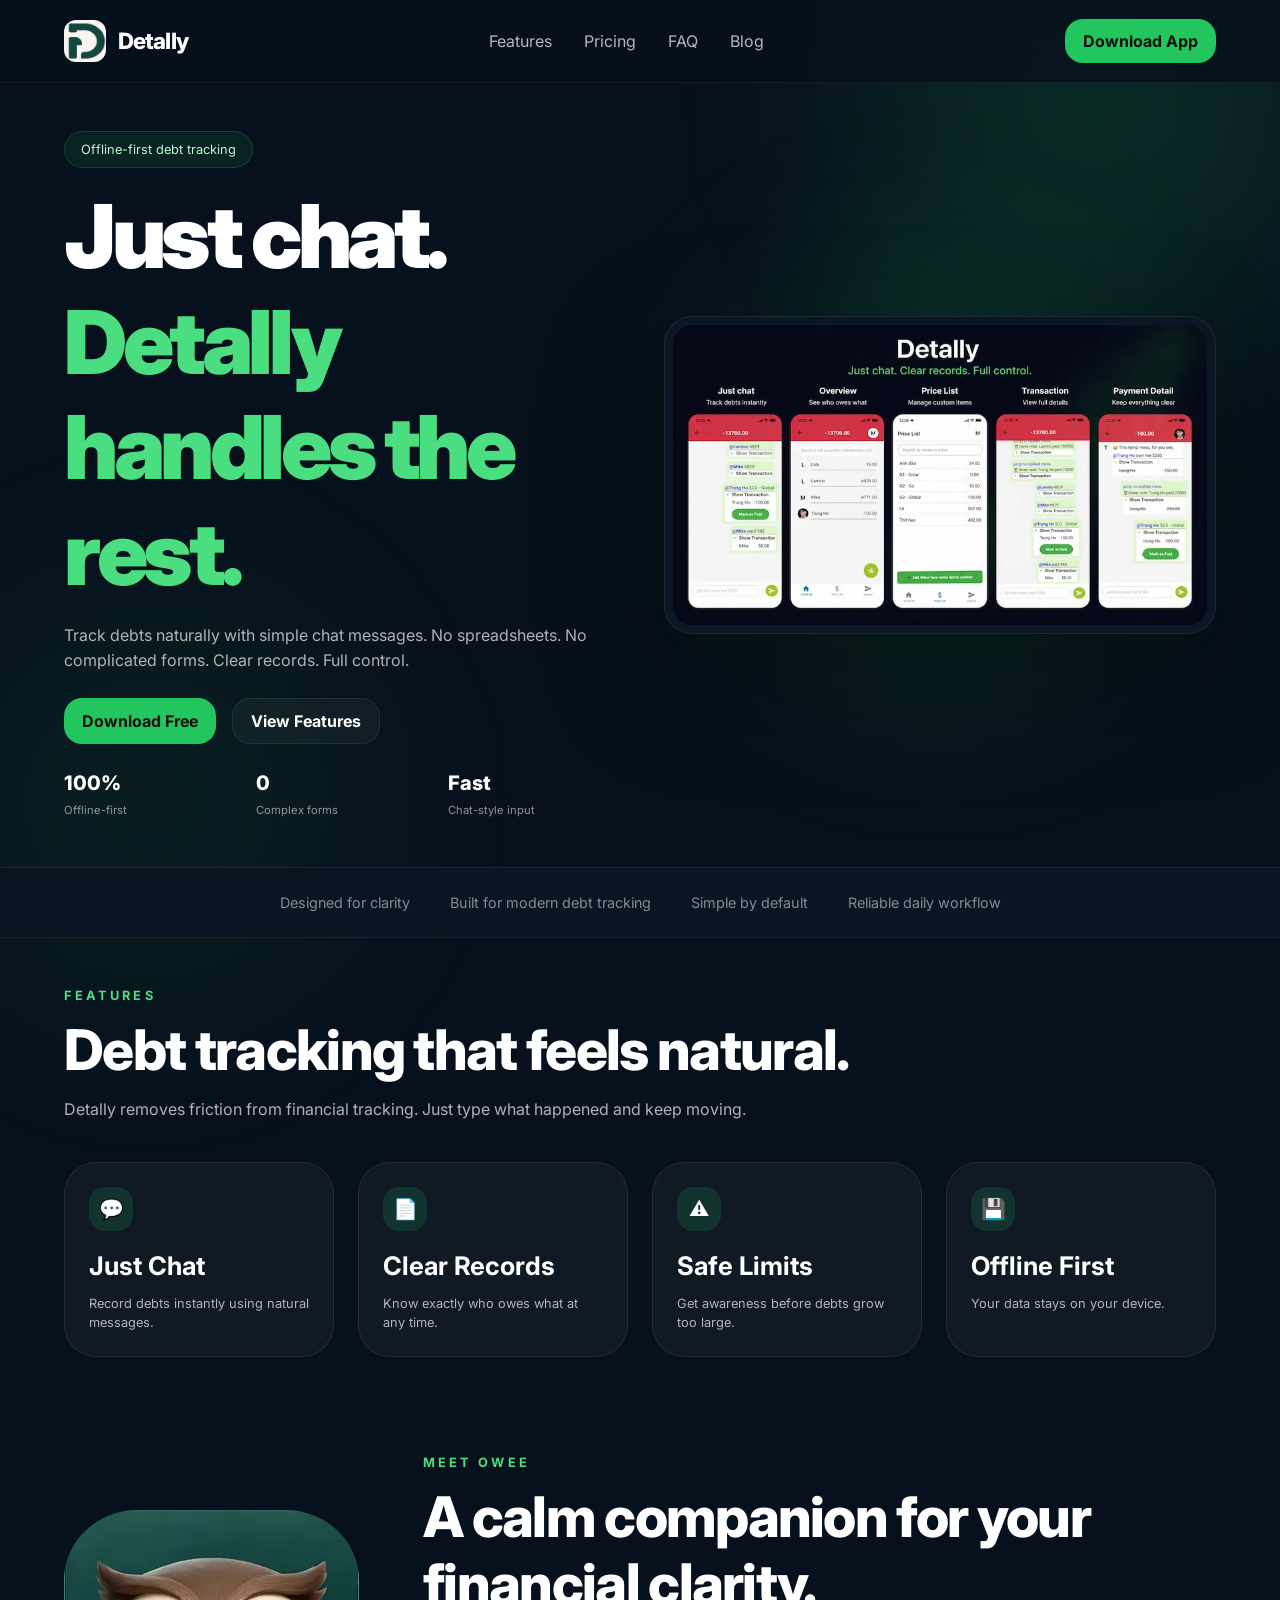
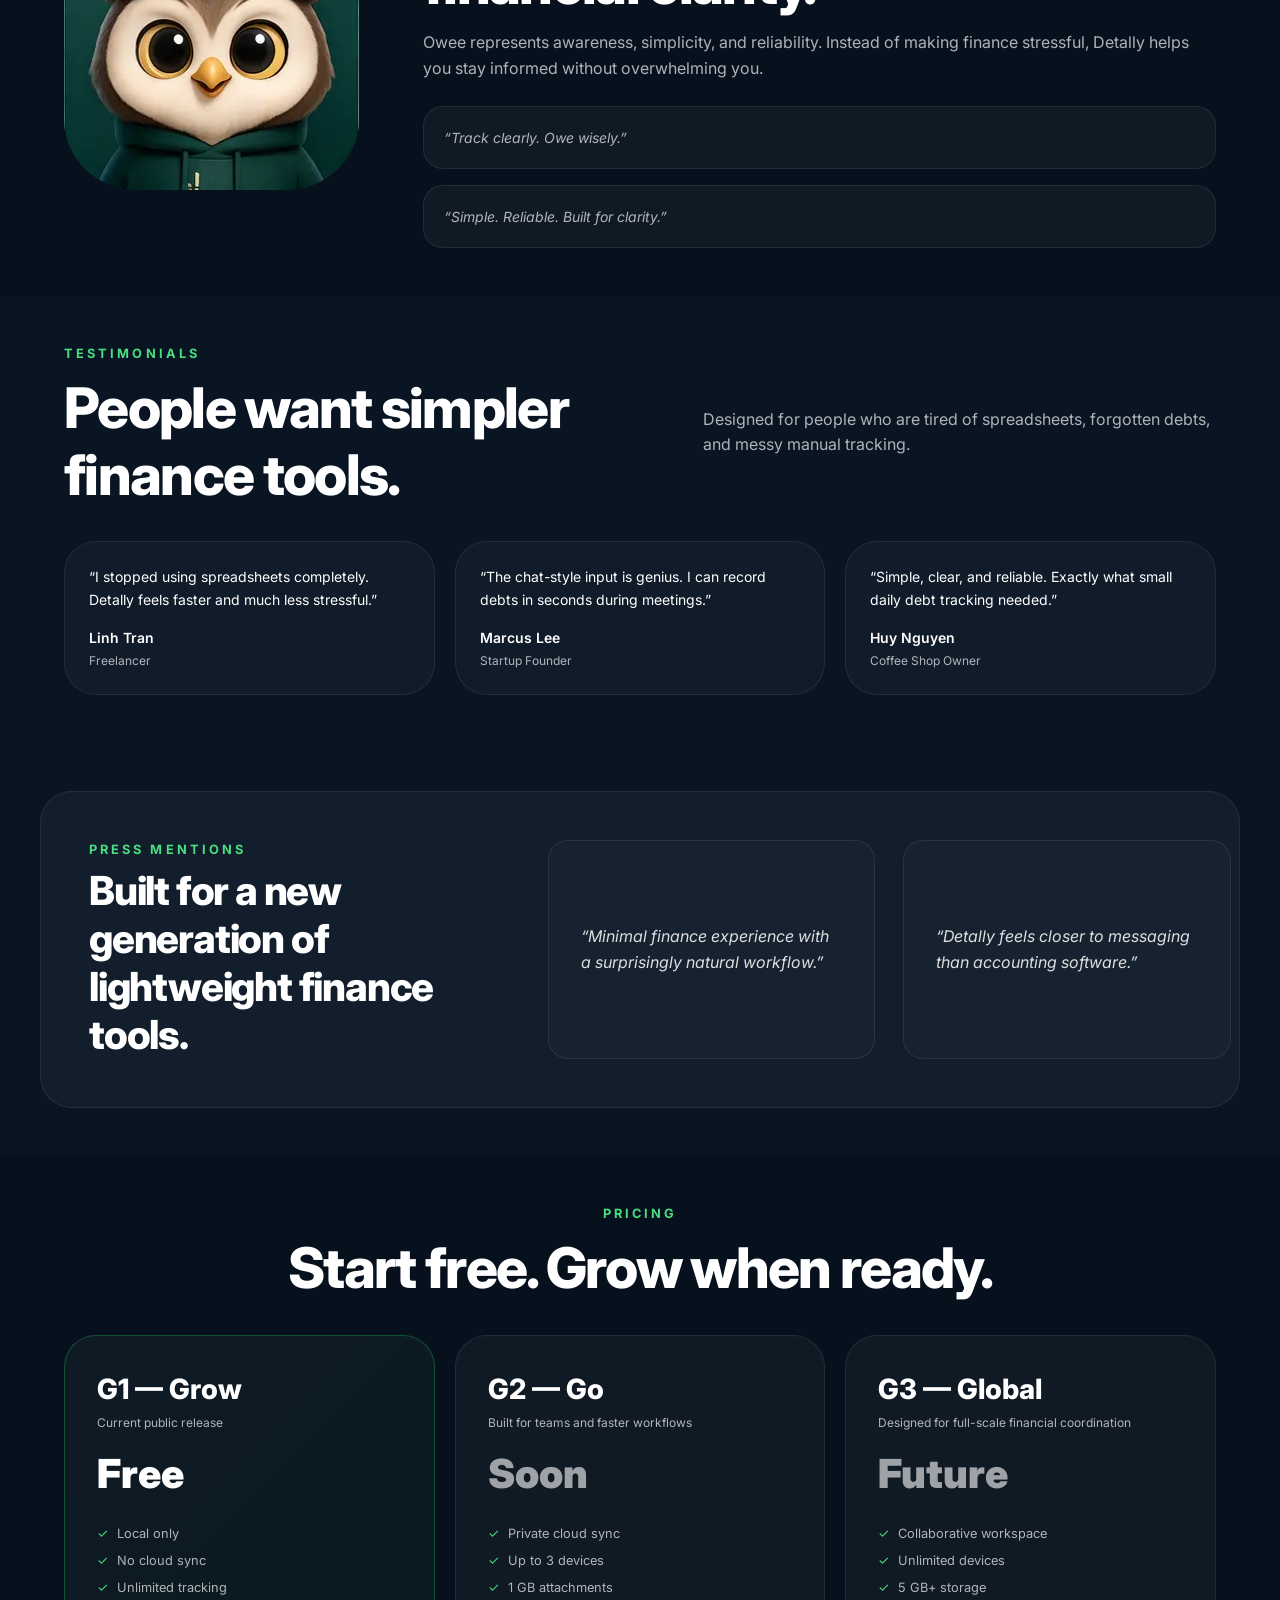
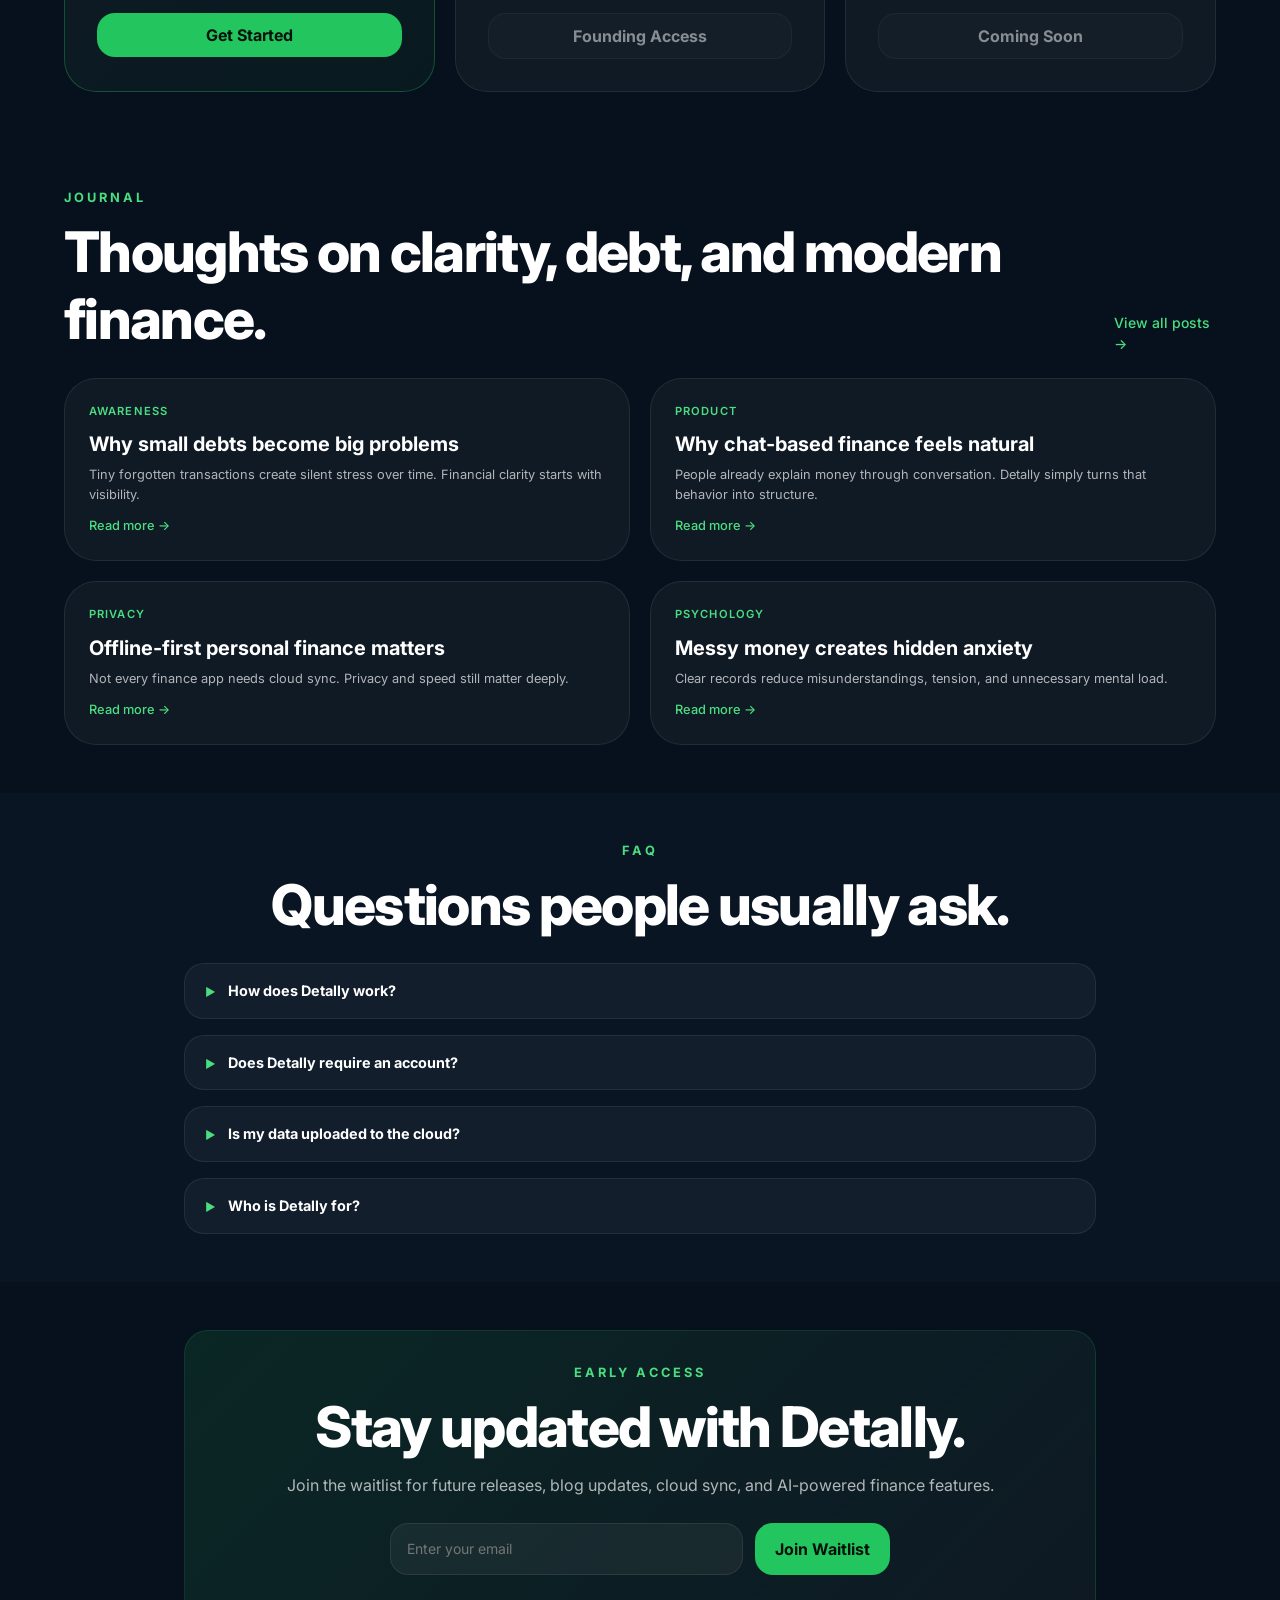
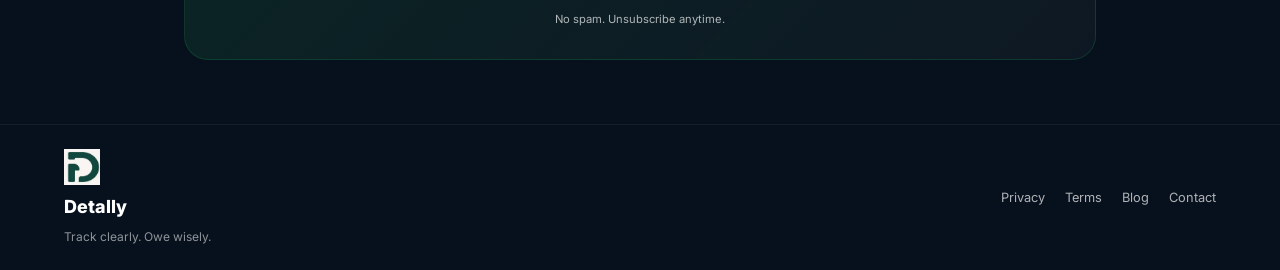
<file: index.html>
<!DOCTYPE html>
<html lang="en">

<head>
    <meta charset="UTF-8">
    <meta name="viewport" content="width=device-width, initial-scale=1.0">

    <!-- Favicon -->
    <link rel="icon" href="/assets/favicon/favicon.ico" type="image/x-icon">
    <link rel="icon" type="image/png" sizes="32x32" href="/assets/favicon/favicon-32x32.png">
    <link rel="icon" type="image/png" sizes="16x16" href="/assets/favicon/favicon-16x16.png">
    <link rel="apple-touch-icon" sizes="180x180" href="/assets/favicon/apple-touch-icon.png">
    <link rel="manifest" href="/assets/favicon/site.webmanifest">

    <title>Detally App — Your Smart Debt Ally</title>
    <meta name="description"
        content="Track debts naturally with simple chat messages. No spreadsheets. No complicated forms. Offline-first debt tracking.">
    <meta name="author" content="hophuoctrung">

    <!-- Open Graph -->
    <meta property="og:title" content="Detally — Smart Debt Ally">
    <meta property="og:description" content="Track debts naturally with simple chat messages. Offline-first.">
    <meta property="og:image" content="https://detally.app/assets/detally.webp">
    <meta property="og:url" content="https://detally.app">
    <meta property="og:type" content="website">

    <!-- Twitter Card -->
    <meta name="twitter:card" content="summary_large_image">
    <meta name="twitter:title" content="Detally">
    <meta name="twitter:description" content="Your Smart Debt Ally">
    <meta name="twitter:image" content="https://detally.app/assets/detally.webp">

    <!-- Preconnect for performance -->
    <link rel="preconnect" href="https://fonts.googleapis.com">
    <link rel="preconnect" href="https://fonts.gstatic.com" crossorigin>

    <link rel="stylesheet" href="/style.css">
</head>

<body>
    <!-- Skip to main content - only visible on keyboard focus -->
    <a href="#main-content" class="skip-link">Skip to main content</a>

    <!-- Header -->
    <header class="site-header">
        <div class="container header-inner">
            <a href="/" class="logo-link" aria-label="Detally home">
                <img src="/assets/logo-detally.webp" alt="Detally logo — owl icon" class="logo-img" width="42"
                    height="42">
                <span class="site-title">Detally</span>
            </a>

            <!-- Desktop navigation -->
            <nav class="main-nav" aria-label="Main navigation">
                <ul>
                    <li><a href="#features">Features</a></li>
                    <li><a href="#pricing">Pricing</a></li>
                    <li><a href="#faq">FAQ</a></li>
                    <li><a href="#blog">Blog</a></li>
                </ul>
            </nav>

            <!-- Mobile menu button -->
            <button class="mobile-menu-btn" aria-label="Menu" aria-expanded="false" aria-controls="mobile-nav">
                <span class="hamburger"></span>
                <span class="sr-only">Open menu</span>
            </button>

            <!-- <button class="cta-btn header-cta">Download App</button> -->
            <a href="https://play.google.com/store/apps/details?id=com.trungho.detally&rdid=com.trungho.detally&feature=md&offerId"
                class="cta-btn header-cta">Download App</a>

        </div>

        <!-- Mobile navigation -->
        <nav id="mobile-nav" class="mobile-nav" aria-label="Mobile navigation" hidden>
            <ul>
                <li><a href="#features">Features</a></li>
                <li><a href="#pricing">Pricing</a></li>
                <li><a href="#faq">FAQ</a></li>
                <li><a href="#blog">Blog</a></li>
            </ul>
        </nav>
    </header>

    <main id="main-content">
        <!-- Hero Section -->
        <section class="hero" aria-labelledby="hero-title">
            <div class="container hero-inner">
                <div class="hero-content">
                    <div class="hero-badge" aria-label="Key feature">Offline-first debt tracking</div>

                    <h1 id="hero-title" class="hero-title">
                        Just chat.
                        <span>Detally handles the rest.</span>
                    </h1>

                    <p class="hero-description">
                        Track debts naturally with simple chat messages. No spreadsheets. No complicated forms. Clear
                        records. Full control.
                    </p>

                    <div class="hero-actions">
                        <!-- 
                        <button class="cta-btn" aria-label="Download Detally for free">Download Free</button> 
                        <button class="cta-btn secondary-btn" aria-label="View all features">View Features</button>
                        -->
                        <a href="https://play.google.com/store/apps/details?id=com.trungho.detally&rdid=com.trungho.detally&feature=md&offerId"
                            class="cta-btn">Download Free</a>
                        <a href="#features" class="cta-btn secondary-btn">View Features</a>
                    </div>

                    <div class="hero-stats">
                        <div>
                            <h2>100%</h2>
                            <p>Offline-first</p>
                        </div>
                        <div>
                            <h2>0</h2>
                            <p>Complex forms</p>
                        </div>
                        <div>
                            <h2>Fast</h2>
                            <p>Chat-style input</p>
                        </div>
                    </div>
                </div>

                <div class="hero-preview">
                    <div class="preview-wrapper">
                        <img src="/assets/detally-preview-800.webp"
                            srcset="/assets/detally-preview-400.webp 400w,
                                    /assets/detally-preview-800.webp 800w,
                                    /assets/detally-preview-1200.webp 1200w"
                            sizes="(max-width: 768px) 90vw, 50vw"
                            alt="Detally app interface showing chat-style debt tracking"
                            width="560"
                            height="520"
                            loading="eager"
                            fetchpriority="high">
                    </div>
                </div>
            </div>
        </section>

        <!-- Brand Strip -->
        <section class="brand-strip" aria-label="Brand values">
            <div class="container">
                <p>Designed for clarity</p>
                <p>Built for modern debt tracking</p>
                <p>Simple by default</p>
                <p>Reliable daily workflow</p>
            </div>
        </section>

        <!-- Features Section -->
        <section id="features" class="section" aria-labelledby="features-title">
            <div class="container">
                <p class="section-label">Features</p>
                <h2 id="features-title" class="section-title">Debt tracking that feels natural.</h2>
                <p class="section-description">Detally removes friction from financial tracking. Just type what happened
                    and keep moving.</p>

                <div class="features-grid">
                    <article class="feature-card">
                        <div class="feature-icon" aria-hidden="true">💬</div>
                        <h3>Just Chat</h3>
                        <p>Record debts instantly using natural messages.</p>
                    </article>

                    <article class="feature-card">
                        <div class="feature-icon" aria-hidden="true">📄</div>
                        <h3>Clear Records</h3>
                        <p>Know exactly who owes what at any time.</p>
                    </article>

                    <article class="feature-card">
                        <div class="feature-icon" aria-hidden="true">⚠️</div>
                        <h3>Safe Limits</h3>
                        <p>Get awareness before debts grow too large.</p>
                    </article>

                    <article class="feature-card">
                        <div class="feature-icon" aria-hidden="true">💾</div>
                        <h3>Offline First</h3>
                        <p>Your data stays on your device.</p>
                    </article>
                </div>
            </div>
        </section>

        <!-- Owee Assistant Section -->
        <section class="section" aria-labelledby="owee-title">
            <div class="container">
                <div class="owee-grid">
                    <div class="owee-image">
                        <img src="/assets/owee-detally-owl.webp"
                            alt="Owee the owl — Detally's calm financial assistant"
                            width="420" height="420" loading="lazy">
                    </div>

                    <div class="owee-content">
                        <p class="section-label">Meet Owee</p>
                        <h2 id="owee-title" class="section-title">A calm companion for your financial clarity.</h2>
                        <p class="section-description">Owee represents awareness, simplicity, and reliability. Instead
                            of making finance stressful, Detally helps you stay informed without overwhelming you.</p>

                        <div class="quote-list">
                            <blockquote class="quote-card">
                                <p>“Track clearly. Owe wisely.”</p>
                            </blockquote>
                            <blockquote class="quote-card">
                                <p>“Simple. Reliable. Built for clarity.”</p>
                            </blockquote>
                        </div>
                    </div>
                </div>
            </div>
        </section>

        <!-- Testimonials Section -->
        <section class="section testimonials-section" aria-labelledby="testimonials-title">
            <div class="container">
                <div class="testimonials-header">
                    <div>
                        <p class="section-label">Testimonials</p>
                        <h2 id="testimonials-title" class="section-title">People want simpler finance tools.</h2>
                    </div>
                    <p class="section-description">Designed for people who are tired of spreadsheets, forgotten debts,
                        and messy manual tracking.</p>
                </div>

                <div class="testimonials-grid">
                    <article class="testimonial-card">
                        <blockquote>
                            <p>“I stopped using spreadsheets completely. Detally feels faster and much less stressful.”
                            </p>
                            <footer>
                                <cite>Linh Tran</cite>
                                <span class="testimonial-role">Freelancer</span>
                            </footer>
                        </blockquote>
                    </article>

                    <article class="testimonial-card">
                        <blockquote>
                            <p>“The chat-style input is genius. I can record debts in seconds during meetings.”</p>
                            <footer>
                                <cite>Marcus Lee</cite>
                                <span class="testimonial-role">Startup Founder</span>
                            </footer>
                        </blockquote>
                    </article>

                    <article class="testimonial-card">
                        <blockquote>
                            <p>“Simple, clear, and reliable. Exactly what small daily debt tracking needed.”</p>
                            <footer>
                                <cite>Huy Nguyen</cite>
                                <span class="testimonial-role">Coffee Shop Owner</span>
                            </footer>
                        </blockquote>
                    </article>
                </div>
            </div>
        </section>

        <!-- Press Mentions Section -->
        <section class="section press-section" aria-labelledby="press-title">
            <div class="container">
                <div class="press-inner">

                    <!-- Cột 1: Header -->
                    <div class="press-header">
                        <p class="section-label">Press Mentions</p>
                        <h2 id="press-title" class="section-title">
                            Built for a new generation of lightweight finance tools.
                        </h2>
                    </div>

                    <!-- Cột 2+3: Grid 2 card -->
                    <div class="press-grid">
                        <article class="press-card">
                            <blockquote>
                                <p>“Minimal finance experience with a surprisingly natural workflow.”</p>
                            </blockquote>
                        </article>
                        <article class="press-card">
                            <blockquote>
                                <p>“Detally feels closer to messaging than accounting software.”</p>
                            </blockquote>
                        </article>
                    </div>

                </div>
            </div>
        </section>

        <!-- Pricing Section -->
        <section id="pricing" class="section" aria-labelledby="pricing-title">
            <div class="container">
                <p class="section-label">Pricing</p>
                <h2 id="pricing-title" class="section-title">Start free. Grow when ready.</h2>

                <div class="pricing-grid">
                    <article class="price-card featured" aria-labelledby="plan-g1-title">
                        <div class="price-header">
                            <h3 id="plan-g1-title" class="price-title">G1 — Grow</h3>
                            <p class="price-subtitle">Current public release</p>
                            <p class="price-value" aria-label="Price: Free">Free</p>
                        </div>

                        <h4 class="sr-only">Features included in G1 Grow:</h4>
                        <ul class="price-features">
                            <li>Local only</li>
                            <li>No cloud sync</li>
                            <li>Unlimited tracking</li>
                        </ul>

                        <!--<button class="cta-btn" aria-label="Get started with G1 Grow for free">Get Started</button>-->
                        <a href="https://play.google.com/store/apps/details?id=com.trungho.detally&rdid=com.trungho.detally&feature=md&offerId"
                            class="cta-btn">Get Started</a>
                    </article>

                    <article class="price-card" aria-labelledby="plan-g2-title">
                        <div class="price-header">
                            <h3 id="plan-g2-title" class="price-title">G2 — Go</h3>
                            <p class="price-subtitle">Built for teams and faster workflows</p>
                            <p class="price-value coming-soon" aria-label="Coming soon">Soon</p>
                        </div>

                        <h4 class="sr-only">Features included in G2 Go:</h4>
                        <ul class="price-features">
                            <li>Private cloud sync</li>
                            <li>Up to 3 devices</li>
                            <li>1 GB attachments</li>
                        </ul>

                        <button class="cta-btn secondary-btn" disabled
                            aria-label="Early cloud access for founding members">Founding Access</button>
                    </article>

                    <article class="price-card" aria-labelledby="plan-g3-title">
                        <div class="price-header">
                            <h3 id="plan-g3-title" class="price-title">G3 — Global</h3>
                            <p class="price-subtitle">Designed for full-scale financial coordination</p>
                            <p class="price-value coming-soon" aria-label="Coming in future">Future</p>
                        </div>

                        <h4 class="sr-only">Features included in G3 Global:</h4>
                        <ul class="price-features">
                            <li>Collaborative workspace</li>
                            <li>Unlimited devices</li>
                            <li>5 GB+ storage</li>
                        </ul>

                        <button class="cta-btn secondary-btn" disabled aria-label="Coming soon">Coming Soon</button>
                    </article>
                </div>
            </div>
        </section>

        <!-- Blog / Journal Section -->
        <section id="blog" class="section" aria-labelledby="blog-title">
            <div class="container">
                <div class="blog-header">
                    <div>
                        <p class="section-label">Journal</p>
                        <h2 id="blog-title" class="section-title">Thoughts on clarity, debt, and modern finance.</h2>
                    </div>
                    <a href="/blog/" class="view-all-link" aria-label="View all blog posts">View all posts →</a>
                </div>

                <div class="blog-grid">
                    <article class="blog-card">
                        <div class="blog-category" aria-label="Category">Awareness</div>
                        <h3 class="blog-title">Why small debts become big problems</h3>
                        <p class="blog-description">Tiny forgotten transactions create silent stress over time.
                            Financial clarity starts with visibility.</p>
                        <a href="/blog/why-small-debts-become-big-problems" class="blog-link"
                            aria-label="Read article: Why small debts become big problems">Read more →</a>
                    </article>

                    <article class="blog-card">
                        <div class="blog-category" aria-label="Category">Product</div>
                        <h3 class="blog-title">Why chat-based finance feels natural</h3>
                        <p class="blog-description">People already explain money through conversation. Detally simply
                            turns that behavior into structure.</p>
                        <a href="/blog/why-chat-based-finance-feels-natural" class="blog-link"
                            aria-label="Read article: Why chat-based finance feels natural">Read more →</a>
                    </article>

                    <article class="blog-card">
                        <div class="blog-category" aria-label="Category">Privacy</div>
                        <h3 class="blog-title">Offline-first personal finance matters</h3>
                        <p class="blog-description">Not every finance app needs cloud sync. Privacy and speed still
                            matter deeply.</p>
                        <a href="/blog/offline-first-personal-finance-matters" class="blog-link"
                            aria-label="Read article: Offline-first personal finance matters">Read more →</a>
                    </article>

                    <article class="blog-card">
                        <div class="blog-category" aria-label="Category">Psychology</div>
                        <h3 class="blog-title">Messy money creates hidden anxiety</h3>
                        <p class="blog-description">Clear records reduce misunderstandings, tension, and unnecessary
                            mental load.</p>
                        <a href="/blog/messy-money-creates-hidden-anxiety" class="blog-link"
                            aria-label="Read article: Messy money creates hidden anxiety">Read more →</a>
                    </article>
                </div>
            </div>
        </section>

        <!-- FAQ Section -->
        <section id="faq" class="section faq-section" aria-labelledby="faq-title">
            <div class="container container-sm">
                <div class="faq-header">
                    <p class="section-label">FAQ</p>
                    <h2 id="faq-title" class="section-title">Questions people usually ask.</h2>
                </div>

                <div class="faq-list">
                    <details class="faq-item">
                        <summary>How does Detally work?</summary>
                        <p>Simply type natural messages like <code>@John owe 500$</code> or
                            <code>@Anna paid 200$</code>. Detally automatically records and organizes everything for
                            you.
                        </p>
                    </details>

                    <details class="faq-item">
                        <summary>Does Detally require an account?</summary>
                        <p>No. The current G1 – Grow release works offline-first and stores your data locally on your
                            device.</p>
                    </details>

                    <details class="faq-item">
                        <summary>Is my data uploaded to the cloud?</summary>
                        <p>Not in the current release. G1 – Grow keeps your records local for simplicity and privacy.
                        </p>
                    </details>

                    <details class="faq-item">
                        <summary>Who is Detally for?</summary>
                        <p>Friends splitting bills, roommates, freelancers, small shops, teams, or anyone tired of messy
                            debt notes.</p>
                    </details>
                </div>
            </div>
        </section>

        <!-- Waitlist Section -->
        <section class="section waitlist-section" aria-labelledby="waitlist-title">
            <div class="container container-sm">
                <div class="waitlist-card">
                    <div class="waitlist-content">
                        <p class="section-label">Early Access</p>
                        <h2 id="waitlist-title" class="section-title">Stay updated with Detally.</h2>
                        <p class="section-description">Join the waitlist for future releases, blog updates, cloud sync,
                            and AI-powered finance features.</p>
                    </div>

                    <form id="waitlist-form" class="waitlist-form" method="POST" data-validate>
                        <div class="form-group">
                            <label for="waitlist-email" class="sr-only">Email address</label>
                            <input type="email" id="waitlist-email" name="email" placeholder="Enter your email" required
                                aria-required="true">
                            <span class="form-error" aria-live="polite"></span>
                        </div>
                        <button type="submit" class="cta-btn" aria-label="Join waitlist">Join Waitlist</button>
                    </form>
                    <p class="waitlist-note" aria-label="Privacy note">No spam. Unsubscribe anytime.</p>
                </div>
            </div>
        </section>
    </main>

    <!-- Footer -->
    <footer class="site-footer">
        <div class="container footer-inner">
            <div class="footer-brand">
                <img src="/assets/logo-detally.webp" alt="Detally logo" width="44" height="44" loading="lazy">
                <h2 class="footer-title">Detally</h2>
                <p>Track clearly. Owe wisely.</p>
            </div>

            <nav class="footer-nav" aria-label="Footer navigation">
                <a href="/policy">Privacy</a>
                <a href="#">Terms</a>
                <a href="/blog/">Blog</a>
                <a href="mailto:hello@detally.app">Contact</a>
            </nav>
        </div>
    </footer>
</body>
<script src="script.js" defer></script>

</html>
</file>
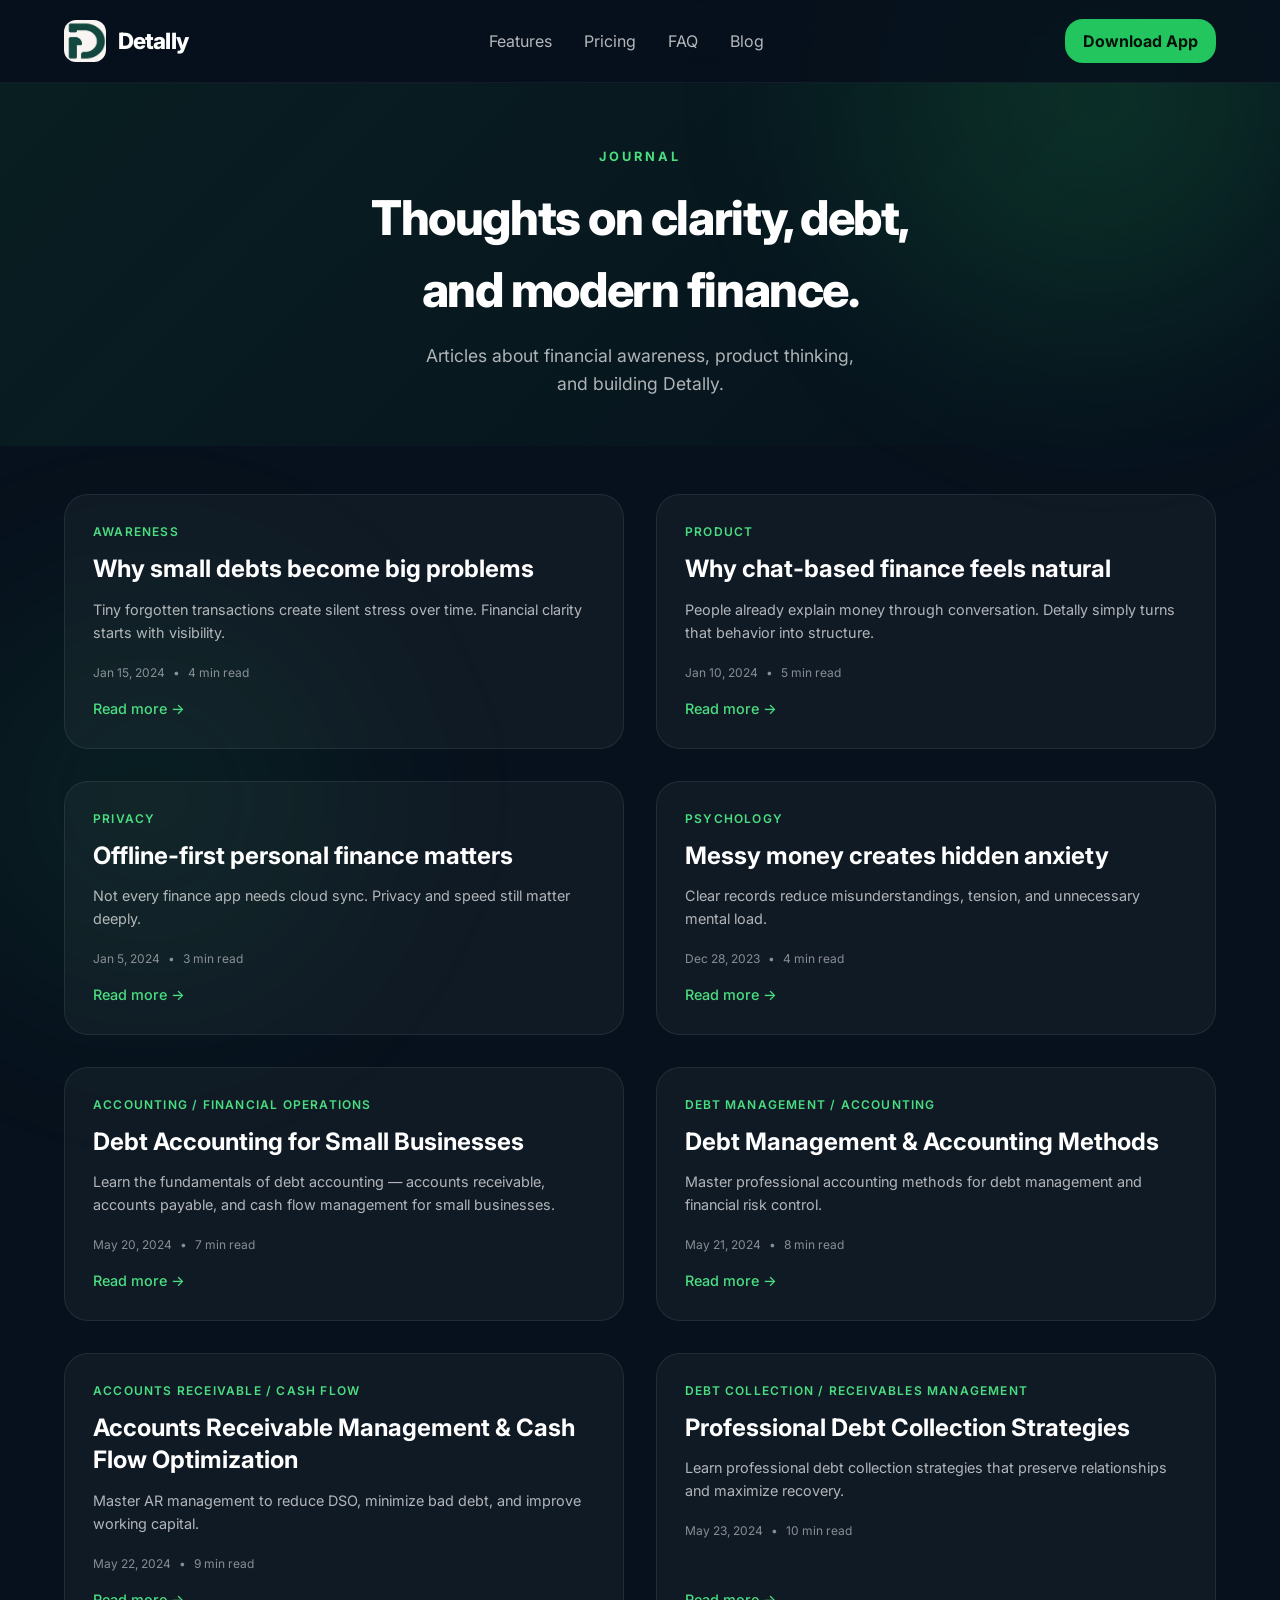
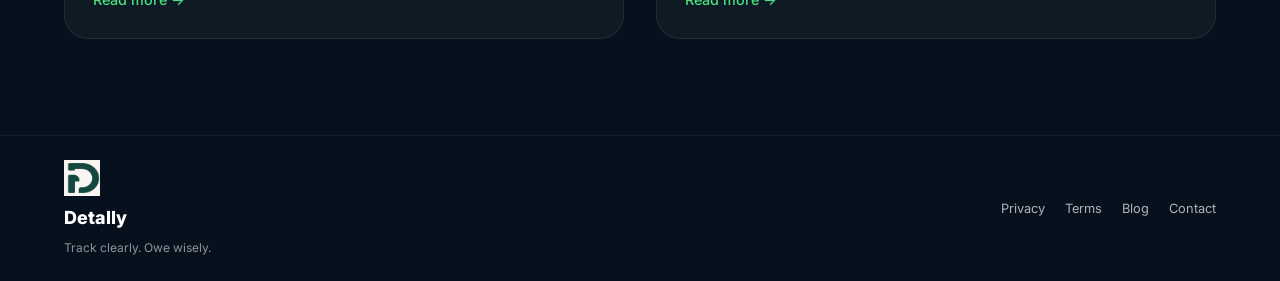
<file: blog/index.html>
<!DOCTYPE html>
<html lang="en">

<head>
    <meta charset="UTF-8">
    <meta name="viewport" content="width=device-width, initial-scale=1.0">

    <!-- Favicon -->
    <link rel="icon" href="/assets/favicon/favicon.ico" type="image/x-icon">
    <link rel="icon" type="image/png" sizes="32x32" href="/assets/favicon/favicon-32x32.png">
    <link rel="icon" type="image/png" sizes="16x16" href="/assets/favicon/favicon-16x16.png">
    <link rel="apple-touch-icon" sizes="180x180" href="/assets/favicon/apple-touch-icon.png">

    <title>Detally Blog — Thoughts on clarity, debt, and modern finance</title>
    <meta name="description"
        content="Articles about financial awareness, debt tracking, product thinking, and building Detally.">
    <meta name="author" content="Detally Team">

    <!-- Open Graph -->
    <meta property="og:title" content="Detally Blog — Financial Clarity & Debt Tracking">
    <meta property="og:description"
        content="Articles about financial awareness, debt tracking, and modern finance tools.">
    <meta property="og:image" content="/assets/detally.webp">
    <meta property="og:url" content="https://detally.app/blog/">
    <meta property="og:type" content="website">

    <!-- Twitter Card -->
    <meta name="twitter:card" content="summary_large_image">
    <meta name="twitter:title" content="Detally Blog">
    <meta name="twitter:description" content="Thoughts on clarity, debt, and modern finance.">
    <meta name="twitter:image" content="/assets/detally.webp">

    <link rel="preconnect" href="https://fonts.googleapis.com">
    <link rel="preconnect" href="https://fonts.gstatic.com" crossorigin>
    <link rel="stylesheet" href="/style.css">
    <link rel="stylesheet" href="/blog/blog.css">
</head>

<body>
    <!-- Skip link -->
    <a href="#main-content" class="skip-link">Skip to main content</a>

    <!-- Header -->
    <header class="site-header">
        <div class="container header-inner">
            <a href="/" class="logo-link" aria-label="Detally home">
                <img src="/assets/logo-detally.webp" alt="Detally logo" class="logo-img" width="42" height="42">
                <span class="site-title">Detally</span>
            </a>

            <nav class="main-nav" aria-label="Main navigation">
                <ul>
                    <li><a href="/#features">Features</a></li>
                    <li><a href="/#pricing">Pricing</a></li>
                    <li><a href="/#faq">FAQ</a></li>
                    <li><a href="/blog/" class="active">Blog</a></li>
                </ul>
            </nav>

            <button class="mobile-menu-btn" aria-label="Menu" aria-expanded="false">
                <span class="hamburger"></span>
            </button>

            <a href="https://play.google.com/store/apps/details?id=com.trungho.detally&rdid=com.trungho.detally&feature=md&offerId&utm_source=detally.app" class="cta-btn header-cta">Download App</a>
        </div>

        <!-- Mobile navigation -->
        <nav id="mobile-nav" class="mobile-nav" aria-label="Mobile navigation" hidden>
            <ul>
                <li><a href="/#features">Features</a></li>
                <li><a href="/#pricing">Pricing</a></li>
                <li><a href="/#faq">FAQ</a></li>
                <li><a href="/blog/">Blog</a></li>
            </ul>
        </nav>
    </header>

    <main id="main-content">
        <!-- Blog Hero -->
        <section class="blog-hero">
            <div class="container">
                <p class="section-label">Journal</p>
                <h1>Thoughts on clarity, debt,<br> and modern finance.</h1>
                <p class="hero-description">
                    Articles about financial awareness, product thinking,<br>
                    and building Detally.
                </p>
            </div>
        </section>

        <!-- Blog List -->
        <section class="blog-list">
            <div class="container">
                <div class="blog-posts">

                    <!-- Bài 1: Awareness -->
                    <article class="blog-post-card">
                        <div class="post-category">Awareness</div>
                        <h2 class="post-title">
                            <a href="why-small-debts-become-big-problems">Why small debts become big problems</a>
                        </h2>
                        <p class="post-excerpt">
                            Tiny forgotten transactions create silent stress over time.
                            Financial clarity starts with visibility.
                        </p>
                        <div class="post-meta">
                            <time datetime="2024-01-15">Jan 15, 2024</time>
                            <span>•</span>
                            <span>4 min read</span>
                        </div>
                        <a href="why-small-debts-become-big-problems" class="read-more">Read more</a>
                    </article>

                    <!-- Bài 2: Product -->
                    <article class="blog-post-card">
                        <div class="post-category">Product</div>
                        <h2 class="post-title">
                            <a href="why-chat-based-finance-feels-natural">Why chat-based finance feels natural</a>
                        </h2>
                        <p class="post-excerpt">
                            People already explain money through conversation.
                            Detally simply turns that behavior into structure.
                        </p>
                        <div class="post-meta">
                            <time datetime="2024-01-10">Jan 10, 2024</time>
                            <span>•</span>
                            <span>5 min read</span>
                        </div>
                        <a href="why-chat-based-finance-feels-natural" class="read-more">Read more</a>
                    </article>

                    <!-- Bài 3: Privacy -->
                    <article class="blog-post-card">
                        <div class="post-category">Privacy</div>
                        <h2 class="post-title">
                            <a href="offline-first-personal-finance-matters">Offline-first personal finance
                                matters</a>
                        </h2>
                        <p class="post-excerpt">
                            Not every finance app needs cloud sync.
                            Privacy and speed still matter deeply.
                        </p>
                        <div class="post-meta">
                            <time datetime="2024-01-05">Jan 5, 2024</time>
                            <span>•</span>
                            <span>3 min read</span>
                        </div>
                        <a href="offline-first-personal-finance-matters" class="read-more">Read more</a>
                    </article>

                    <!-- Bài 4: Psychology -->
                    <article class="blog-post-card">
                        <div class="post-category">Psychology</div>
                        <h2 class="post-title">
                            <a href="messy-money-creates-hidden-anxiety">Messy money creates hidden anxiety</a>
                        </h2>
                        <p class="post-excerpt">
                            Clear records reduce misunderstandings, tension,
                            and unnecessary mental load.
                        </p>
                        <div class="post-meta">
                            <time datetime="2023-12-28">Dec 28, 2023</time>
                            <span>•</span>
                            <span>4 min read</span>
                        </div>
                        <a href="messy-money-creates-hidden-anxiety" class="read-more">Read more</a>
                    </article>

                    <!-- Bài 5: Accounting -->
                    <article class="blog-post-card">
                        <div class="post-category">Accounting / Financial Operations</div>
                        <h2 class="post-title">
                            <a href="debt-accounting-for-small-businesses">Debt Accounting for Small Businesses</a>
                        </h2>
                        <p class="post-excerpt">
                            Learn the fundamentals of debt accounting — accounts receivable, accounts payable,
                            and cash flow management for small businesses.
                        </p>
                        <div class="post-meta">
                            <time datetime="2024-05-20">May 20, 2024</time>
                            <span>•</span>
                            <span>7 min read</span>
                        </div>
                        <a href="debt-accounting-for-small-businesses" class="read-more">Read more</a>
                    </article>

                    <!-- Bài 6: Debt Management -->
                    <article class="blog-post-card">
                        <div class="post-category">Debt Management / Accounting</div>
                        <h2 class="post-title">
                            <a href="debt-management-accounting-methods">Debt Management & Accounting Methods</a>
                        </h2>
                        <p class="post-excerpt">
                            Master professional accounting methods for debt management and
                            financial risk control.
                        </p>
                        <div class="post-meta">
                            <time datetime="2024-05-21">May 21, 2024</time>
                            <span>•</span>
                            <span>8 min read</span>
                        </div>
                        <a href="debt-management-accounting-methods" class="read-more">Read more</a>
                    </article>

                    <!-- Bài 7: AR / Cash Flow -->
                    <article class="blog-post-card">
                        <div class="post-category">Accounts Receivable / Cash Flow</div>
                        <h2 class="post-title">
                            <a href="accounts-receivable-management-cash-flow">Accounts Receivable Management & Cash
                                Flow Optimization</a>
                        </h2>
                        <p class="post-excerpt">
                            Master AR management to reduce DSO, minimize bad debt,
                            and improve working capital.
                        </p>
                        <div class="post-meta">
                            <time datetime="2024-05-22">May 22, 2024</time>
                            <span>•</span>
                            <span>9 min read</span>
                        </div>
                        <a href="accounts-receivable-management-cash-flow" class="read-more">Read more</a>
                    </article>

                    <!-- Bài 8: Debt Collection -->
                    <article class="blog-post-card">
                        <div class="post-category">Debt Collection / Receivables Management</div>
                        <h2 class="post-title">
                            <a href="debt-collection-strategies-professional">Professional Debt Collection
                                Strategies</a>
                        </h2>
                        <p class="post-excerpt">
                            Learn professional debt collection strategies that preserve relationships
                            and maximize recovery.
                        </p>
                        <div class="post-meta">
                            <time datetime="2024-05-23">May 23, 2024</time>
                            <span>•</span>
                            <span>10 min read</span>
                        </div>
                        <a href="debt-collection-strategies-professional" class="read-more">Read more</a>
                    </article>

                </div>
            </div>
        </section>
    </main>

    <!-- Footer -->
    <footer class="site-footer">
        <div class="container footer-inner">
            <div class="footer-brand">
                <img src="/assets/logo-detally.webp" alt="Detally logo" width="44" height="44" loading="lazy">
                <h3 class="footer-title">Detally</h3>
                <p>Track clearly. Owe wisely.</p>
            </div>
            <nav class="footer-nav" aria-label="Footer navigation">
                <a href="https://www.freeprivacypolicy.com/live/0b694c92-edd3-41c4-bc44-e917e0bb46de">Privacy</a>
                <a href="#">Terms</a>
                <a href="/#blog">Blog</a>
                <a href="mailto:hello@detally.app">Contact</a>
            </nav>
        </div>
    </footer>
</body>
<script src="/script.js" defer></script>

</html>
</file>
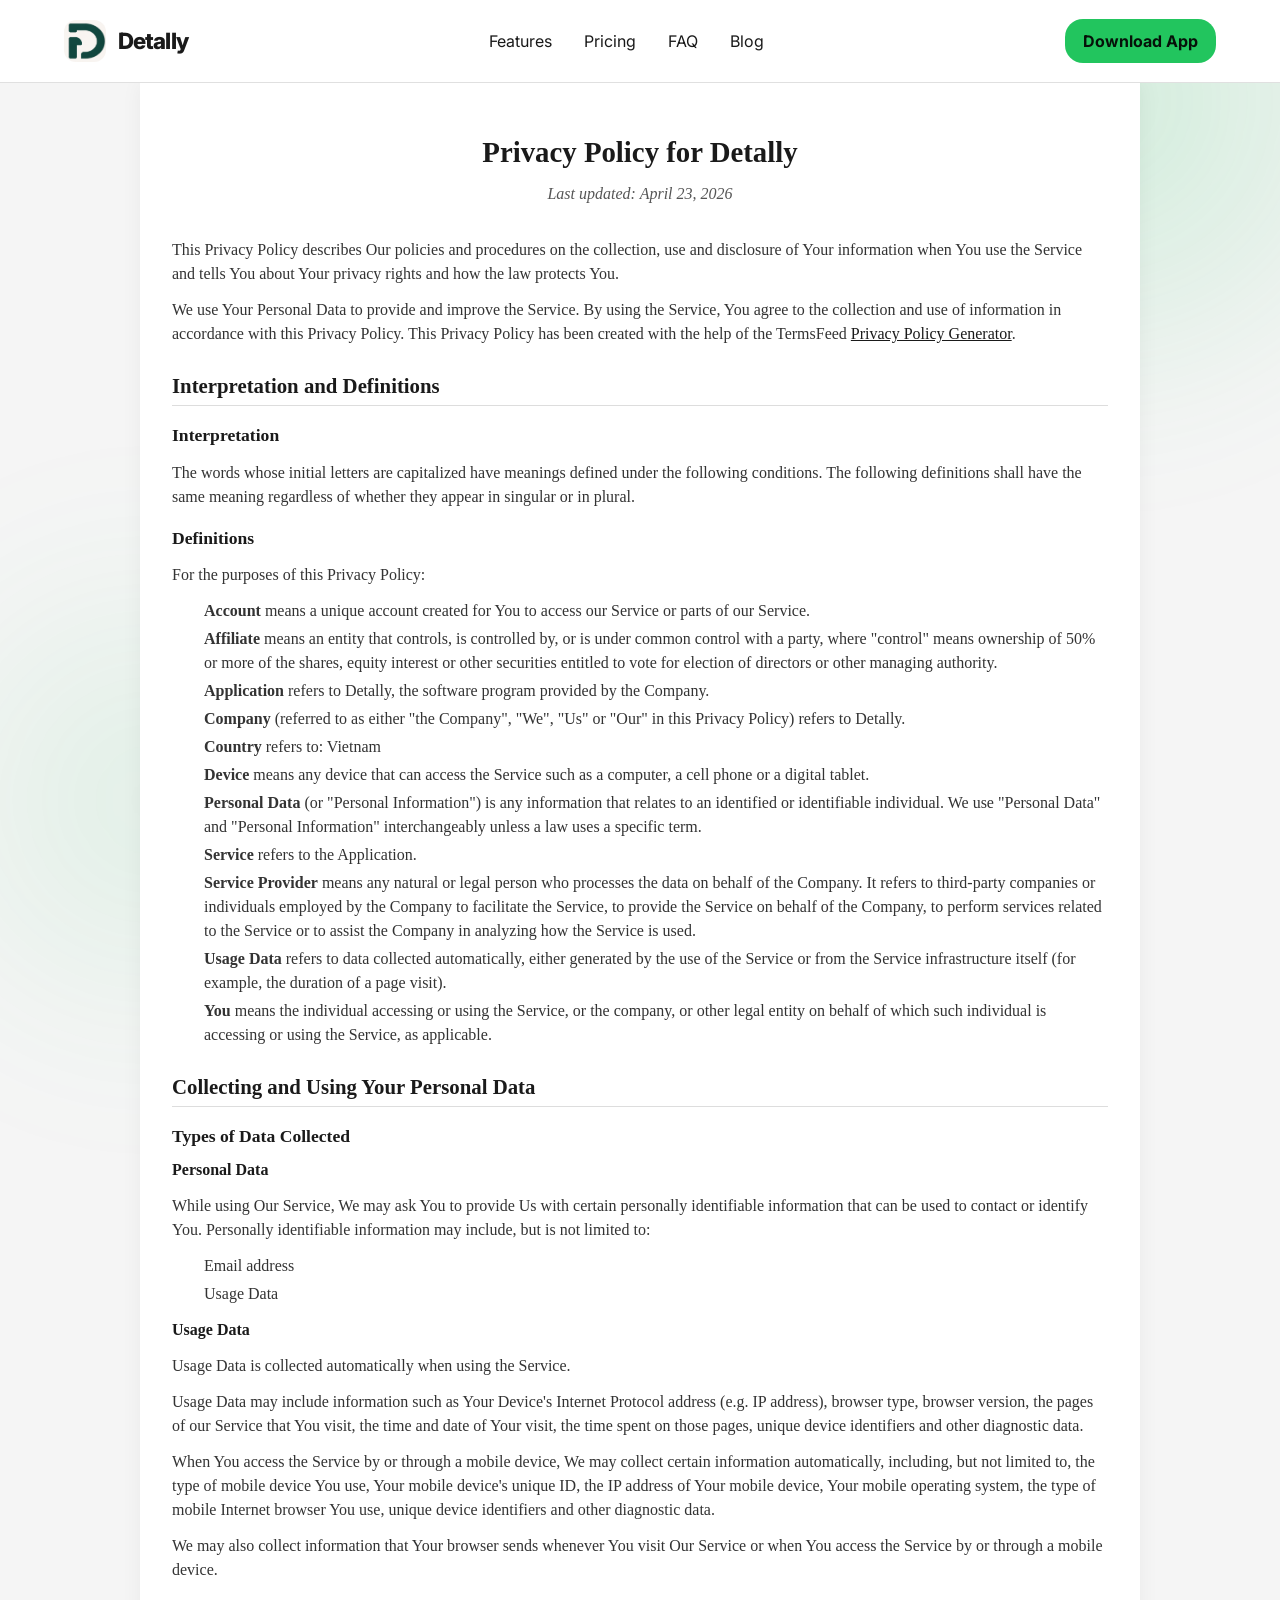
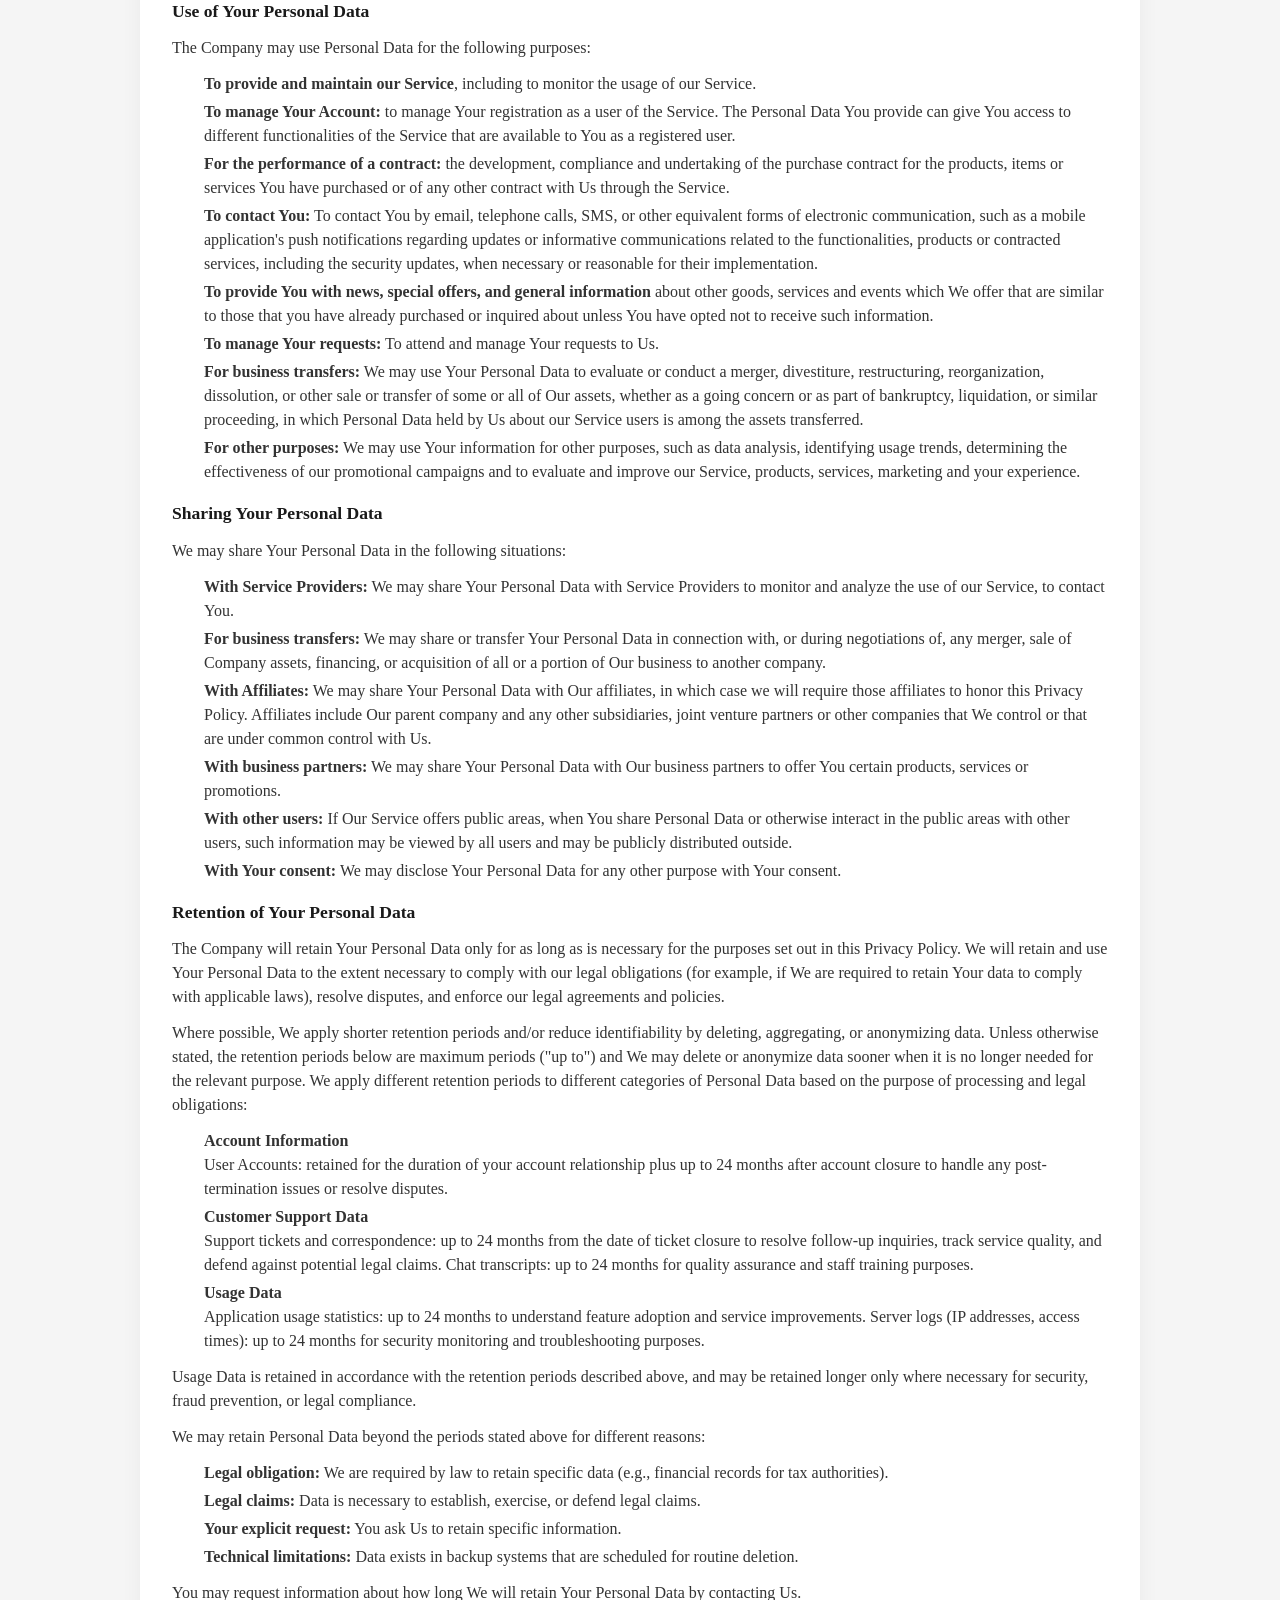
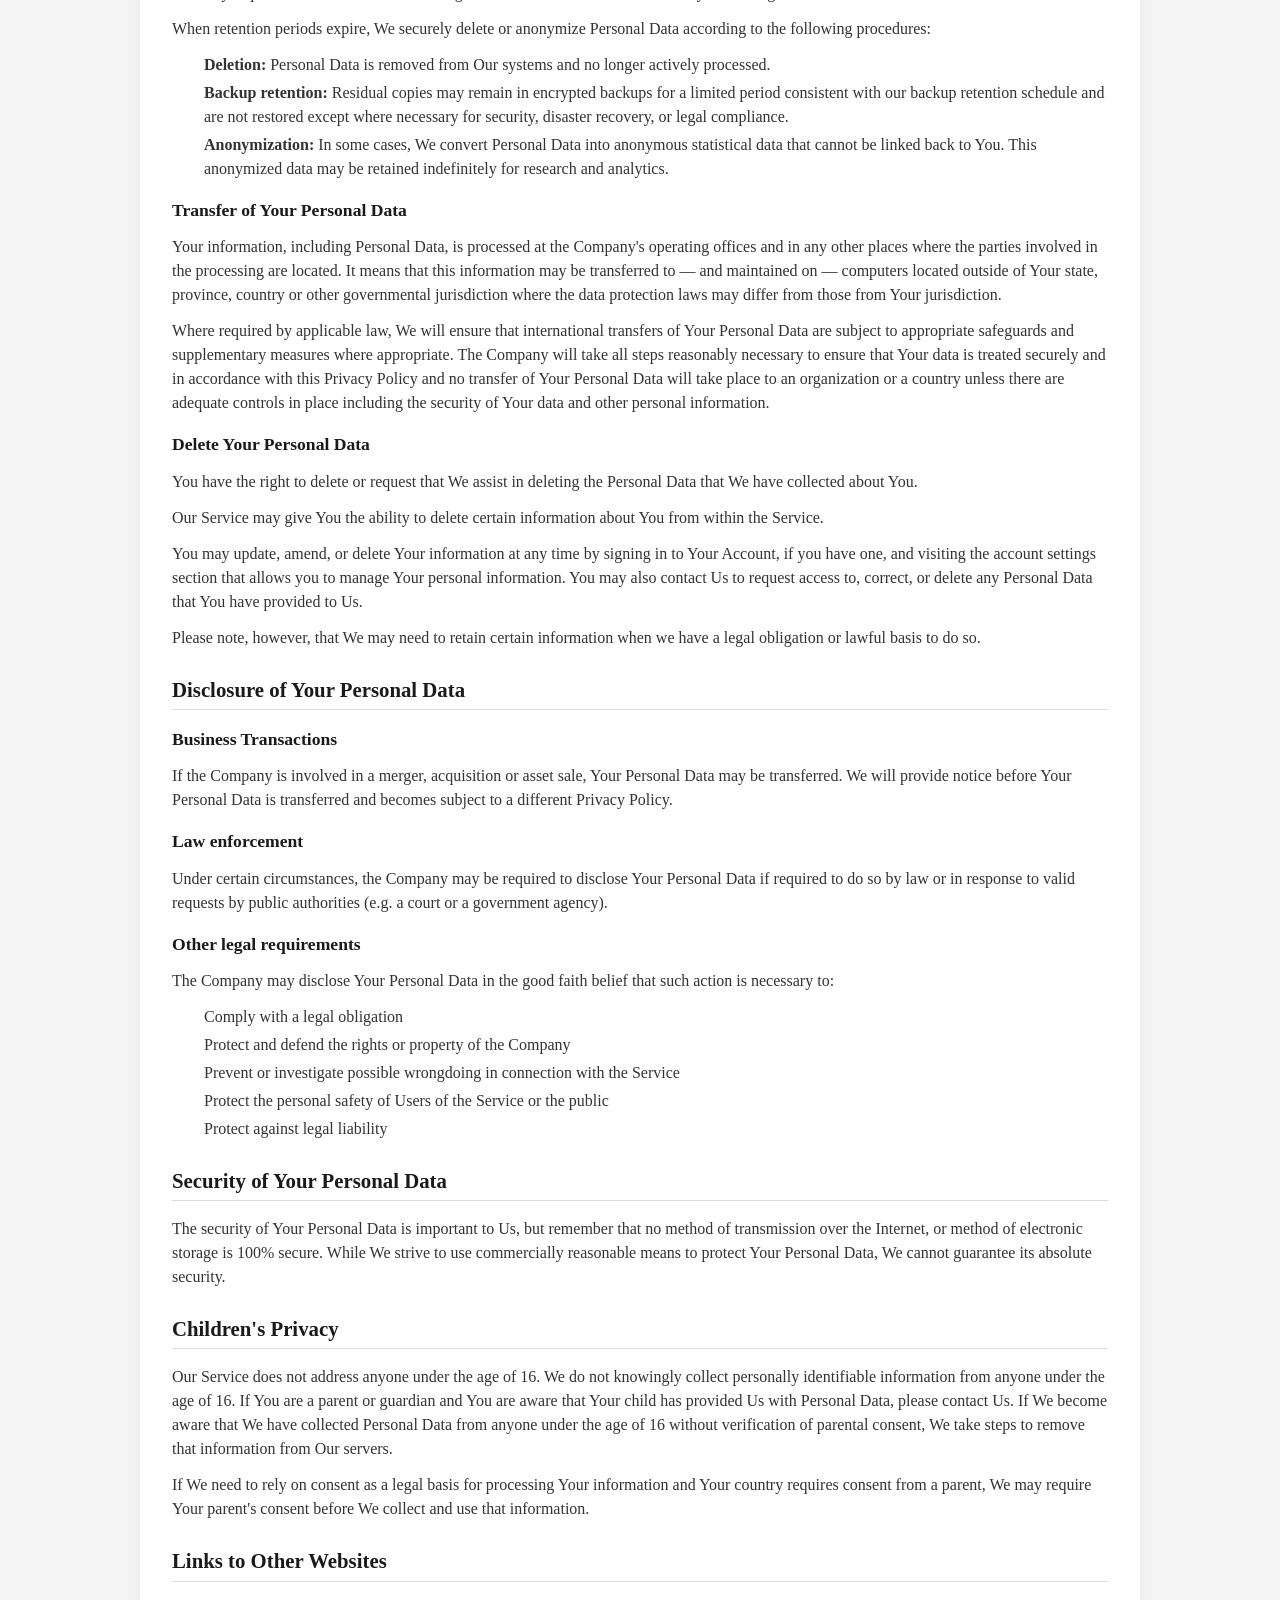
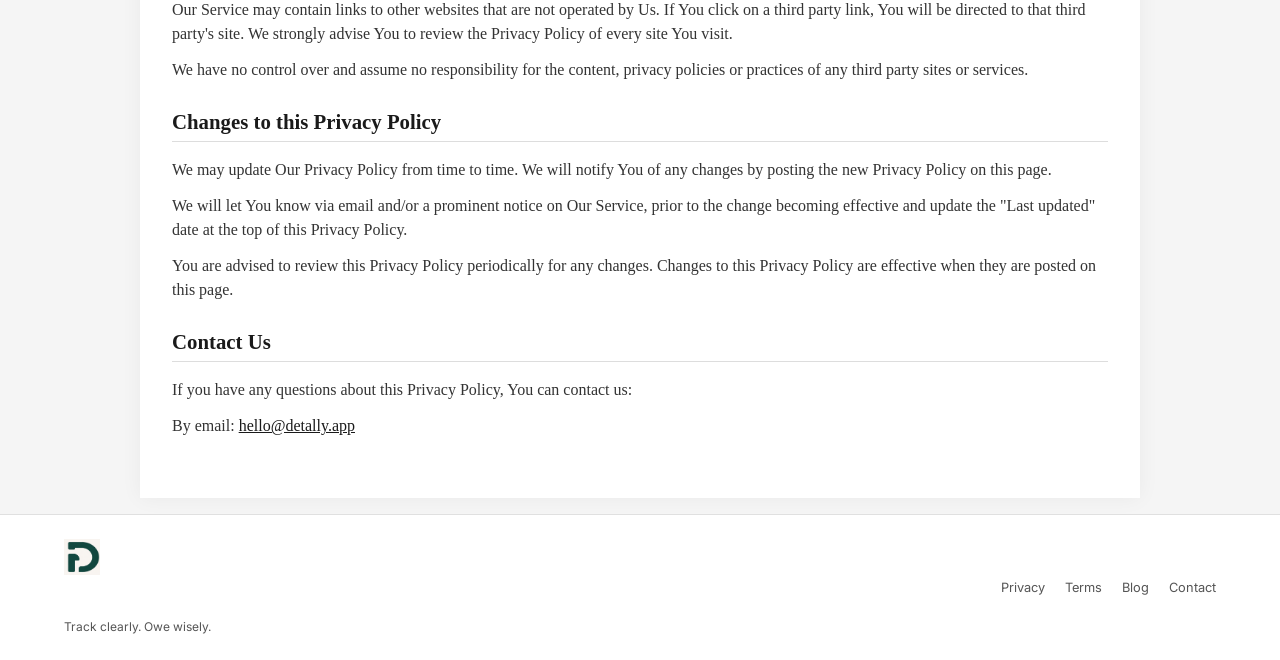
<file: policy.html>
<!-- privacy.html - Giữ nguyên nội dung cũ, chỉ đổi style -->
<!DOCTYPE html>
<html lang="en">

<head>
    <meta charset="UTF-8">
    <meta name="viewport" content="width=device-width, initial-scale=1.0">

    <link rel="icon" href="/assets/favicon/favicon.ico" type="image/x-icon">
    <link rel="icon" type="image/png" sizes="32x32" href="/assets/favicon/favicon-32x32.png">
    <link rel="icon" type="image/png" sizes="16x16" href="/assets/favicon/favicon-16x16.png">
    <link rel="apple-touch-icon" sizes="180x180" href="/assets/favicon/apple-touch-icon.png">

    <title>Privacy Policy | Detally</title>

    <link rel="preconnect" href="https://fonts.googleapis.com">
    <link rel="preconnect" href="https://fonts.gstatic.com" crossorigin>
    <link rel="stylesheet" href="/style.css">

    <style>
        /* Style văn bản thuần túy, giống tài liệu pháp lý */
        .legal-document {
            max-width: 1000px;
            margin: 0 auto;
            padding: 3rem 2rem;
            background: white;
            color: #1a1a1a;
            font-family: 'Times New Roman', Georgia, 'Inter', serif;
            line-height: 1.5;
            box-shadow: 0 0 20px rgba(0, 0, 0, 0.05);
        }

        /* Header cho style văn bản */
        .legal-document h1 {
            font-size: 1.8rem;
            text-align: center;
            margin-bottom: 0.5rem;
            color: #1a1a1a;
            font-weight: bold;
        }

        .legal-document .last-updated {
            text-align: center;
            color: #555;
            margin-bottom: 2rem;
            font-style: italic;
        }

        .legal-document h2 {
            font-size: 1.3rem;
            margin: 1.5rem 0 1rem;
            color: #1a1a1a;
            border-bottom: 1px solid #ddd;
            padding-bottom: 0.25rem;
        }

        .legal-document h3 {
            font-size: 1.1rem;
            margin: 1rem 0 0.5rem;
            color: #1a1a1a;
        }

        .legal-document p {
            margin: 0.75rem 0;
            color: #333;
        }

        .legal-document ul,
        .legal-document ol {
            margin: 0.75rem 0;
            padding-left: 2rem;
        }

        .legal-document li {
            margin: 0.25rem 0;
            color: #333;
        }

        .legal-document a {
            color: #1a1a1a;
            text-decoration: underline;
        }

        .legal-document hr {
            margin: 1.5rem 0;
            border: none;
            border-top: 1px solid #ddd;
        }

        /* Bỏ background tối, dùng background sáng */
        body {
            background: #f5f5f5;
        }

        /* Header và footer giữ nguyên style Detally nhưng nhạt hơn */
        .site-header {
            background: white !important;
            border-bottom: 1px solid #e0e0e0 !important;
        }

        .site-header .site-title,
        .site-header .main-nav a {
            color: #1a1a1a !important;
        }

        .site-header .main-nav a:hover {
            color: var(--green) !important;
        }

        .site-footer {
            background: white !important;
            border-top: 1px solid #e0e0e0 !important;
        }

        .site-footer .footer-brand p,
        .site-footer .footer-nav a {
            color: #555 !important;
        }
    </style>
</head>

<body>
    <!-- Header giữ nguyên cấu trúc, chỉ đổi style qua CSS -->
    <header class="site-header">
        <div class="container header-inner">
            <a href="/" class="logo-link" aria-label="Detally home">
                <img src="/assets/logo-detally.png" alt="Detally logo" class="logo-img" width="42" height="42">
                <span class="site-title">Detally</span>
            </a>
            <nav class="main-nav" aria-label="Main navigation">
                <ul>
                    <li><a href="/#features">Features</a></li>
                    <li><a href="/#pricing">Pricing</a></li>
                    <li><a href="/#faq">FAQ</a></li>
                    <li><a href="/blog/">Blog</a></li>
                </ul>
            </nav>
            <button class="mobile-menu-btn" aria-label="Menu" aria-expanded="false">
                <span class="hamburger"></span>
            </button>
            <a href="https://detally.app/download" class="cta-btn header-cta">Download App</a>
        </div>
    </header>

    <main>
        <!-- NỘI DUNG GỐC TỪ PLAY STORE - GIỮ NGUYÊN -->
        <div class="legal-document">
            <h1>Privacy Policy for Detally</h1>
            <div class="last-updated">Last updated: April 23, 2026</div>

            <p>This Privacy Policy describes Our policies and procedures on the collection, use and disclosure of Your
                information when You use the Service and tells You about Your privacy rights and how the law protects
                You.</p>

            <p>We use Your Personal Data to provide and improve the Service. By using the Service, You agree to the
                collection and use of information in accordance with this Privacy Policy. This Privacy Policy has been
                created with the help of the TermsFeed <a href="https://www.freeprivacypolicy.com/live/0b694c92-edd3-41c4-bc44-e917e0bb46de">Privacy Policy Generator</a>.</p>

            <h2>Interpretation and Definitions</h2>

            <h3>Interpretation</h3>
            <p>The words whose initial letters are capitalized have meanings defined under the following conditions. The
                following definitions shall have the same meaning regardless of whether they appear in singular or in
                plural.</p>

            <h3>Definitions</h3>
            <p>For the purposes of this Privacy Policy:</p>
            <ul>
                <li><strong>Account</strong> means a unique account created for You to access our Service or parts of
                    our Service.</li>
                <li><strong>Affiliate</strong> means an entity that controls, is controlled by, or is under common
                    control with a party, where "control" means ownership of 50% or more of the shares, equity interest
                    or other securities entitled to vote for election of directors or other managing authority.</li>
                <li><strong>Application</strong> refers to Detally, the software program provided by the Company.</li>
                <li><strong>Company</strong> (referred to as either "the Company", "We", "Us" or "Our" in this Privacy
                    Policy) refers to Detally.</li>
                <li><strong>Country</strong> refers to: Vietnam</li>
                <li><strong>Device</strong> means any device that can access the Service such as a computer, a cell
                    phone or a digital tablet.</li>
                <li><strong>Personal Data</strong> (or "Personal Information") is any information that relates to an
                    identified or identifiable individual. We use "Personal Data" and "Personal Information"
                    interchangeably unless a law uses a specific term.</li>
                <li><strong>Service</strong> refers to the Application.</li>
                <li><strong>Service Provider</strong> means any natural or legal person who processes the data on behalf
                    of the Company. It refers to third-party companies or individuals employed by the Company to
                    facilitate the Service, to provide the Service on behalf of the Company, to perform services related
                    to the Service or to assist the Company in analyzing how the Service is used.</li>
                <li><strong>Usage Data</strong> refers to data collected automatically, either generated by the use of
                    the Service or from the Service infrastructure itself (for example, the duration of a page visit).
                </li>
                <li><strong>You</strong> means the individual accessing or using the Service, or the company, or other
                    legal entity on behalf of which such individual is accessing or using the Service, as applicable.
                </li>
            </ul>

            <h2>Collecting and Using Your Personal Data</h2>

            <h3>Types of Data Collected</h3>

            <h4>Personal Data</h4>
            <p>While using Our Service, We may ask You to provide Us with certain personally identifiable information
                that can be used to contact or identify You. Personally identifiable information may include, but is not
                limited to:</p>
            <ul>
                <li>Email address</li>
                <li>Usage Data</li>
            </ul>

            <h4>Usage Data</h4>
            <p>Usage Data is collected automatically when using the Service.</p>
            <p>Usage Data may include information such as Your Device's Internet Protocol address (e.g. IP address),
                browser type, browser version, the pages of our Service that You visit, the time and date of Your visit,
                the time spent on those pages, unique device identifiers and other diagnostic data.</p>
            <p>When You access the Service by or through a mobile device, We may collect certain information
                automatically, including, but not limited to, the type of mobile device You use, Your mobile device's
                unique ID, the IP address of Your mobile device, Your mobile operating system, the type of mobile
                Internet browser You use, unique device identifiers and other diagnostic data.</p>
            <p>We may also collect information that Your browser sends whenever You visit Our Service or when You access
                the Service by or through a mobile device.</p>

            <h3>Use of Your Personal Data</h3>
            <p>The Company may use Personal Data for the following purposes:</p>
            <ul>
                <li><strong>To provide and maintain our Service</strong>, including to monitor the usage of our Service.
                </li>
                <li><strong>To manage Your Account:</strong> to manage Your registration as a user of the Service. The
                    Personal Data You provide can give You access to different functionalities of the Service that are
                    available to You as a registered user.</li>
                <li><strong>For the performance of a contract:</strong> the development, compliance and undertaking of
                    the purchase contract for the products, items or services You have purchased or of any other
                    contract with Us through the Service.</li>
                <li><strong>To contact You:</strong> To contact You by email, telephone calls, SMS, or other equivalent
                    forms of electronic communication, such as a mobile application's push notifications regarding
                    updates or informative communications related to the functionalities, products or contracted
                    services, including the security updates, when necessary or reasonable for their implementation.
                </li>
                <li><strong>To provide You with news, special offers, and general information</strong> about other
                    goods, services and events which We offer that are similar to those that you have already purchased
                    or inquired about unless You have opted not to receive such information.</li>
                <li><strong>To manage Your requests:</strong> To attend and manage Your requests to Us.</li>
                <li><strong>For business transfers:</strong> We may use Your Personal Data to evaluate or conduct a
                    merger, divestiture, restructuring, reorganization, dissolution, or other sale or transfer of some
                    or all of Our assets, whether as a going concern or as part of bankruptcy, liquidation, or similar
                    proceeding, in which Personal Data held by Us about our Service users is among the assets
                    transferred.</li>
                <li><strong>For other purposes:</strong> We may use Your information for other purposes, such as data
                    analysis, identifying usage trends, determining the effectiveness of our promotional campaigns and
                    to evaluate and improve our Service, products, services, marketing and your experience.</li>
            </ul>

            <h3>Sharing Your Personal Data</h3>
            <p>We may share Your Personal Data in the following situations:</p>
            <ul>
                <li><strong>With Service Providers:</strong> We may share Your Personal Data with Service Providers to
                    monitor and analyze the use of our Service, to contact You.</li>
                <li><strong>For business transfers:</strong> We may share or transfer Your Personal Data in connection
                    with, or during negotiations of, any merger, sale of Company assets, financing, or acquisition of
                    all or a portion of Our business to another company.</li>
                <li><strong>With Affiliates:</strong> We may share Your Personal Data with Our affiliates, in which case
                    we will require those affiliates to honor this Privacy Policy. Affiliates include Our parent company
                    and any other subsidiaries, joint venture partners or other companies that We control or that are
                    under common control with Us.</li>
                <li><strong>With business partners:</strong> We may share Your Personal Data with Our business partners
                    to offer You certain products, services or promotions.</li>
                <li><strong>With other users:</strong> If Our Service offers public areas, when You share Personal Data
                    or otherwise interact in the public areas with other users, such information may be viewed by all
                    users and may be publicly distributed outside.</li>
                <li><strong>With Your consent:</strong> We may disclose Your Personal Data for any other purpose with
                    Your consent.</li>
            </ul>

            <h3>Retention of Your Personal Data</h3>
            <p>The Company will retain Your Personal Data only for as long as is necessary for the purposes set out in
                this Privacy Policy. We will retain and use Your Personal Data to the extent necessary to comply with
                our legal obligations (for example, if We are required to retain Your data to comply with applicable
                laws), resolve disputes, and enforce our legal agreements and policies.</p>

            <p>Where possible, We apply shorter retention periods and/or reduce identifiability by deleting,
                aggregating, or anonymizing data. Unless otherwise stated, the retention periods below are maximum
                periods ("up to") and We may delete or anonymize data sooner when it is no longer needed for the
                relevant purpose. We apply different retention periods to different categories of Personal Data based on
                the purpose of processing and legal obligations:</p>

            <ul>
                <li><strong>Account Information</strong><br>User Accounts: retained for the duration of your account
                    relationship plus up to 24 months after account closure to handle any post-termination issues or
                    resolve disputes.</li>
                <li><strong>Customer Support Data</strong><br>Support tickets and correspondence: up to 24 months from
                    the date of ticket closure to resolve follow-up inquiries, track service quality, and defend against
                    potential legal claims. Chat transcripts: up to 24 months for quality assurance and staff training
                    purposes.</li>
                <li><strong>Usage Data</strong><br>Application usage statistics: up to 24 months to understand feature
                    adoption and service improvements. Server logs (IP addresses, access times): up to 24 months for
                    security monitoring and troubleshooting purposes.</li>
            </ul>

            <p>Usage Data is retained in accordance with the retention periods described above, and may be retained
                longer only where necessary for security, fraud prevention, or legal compliance.</p>

            <p>We may retain Personal Data beyond the periods stated above for different reasons:</p>
            <ul>
                <li><strong>Legal obligation:</strong> We are required by law to retain specific data (e.g., financial
                    records for tax authorities).</li>
                <li><strong>Legal claims:</strong> Data is necessary to establish, exercise, or defend legal claims.
                </li>
                <li><strong>Your explicit request:</strong> You ask Us to retain specific information.</li>
                <li><strong>Technical limitations:</strong> Data exists in backup systems that are scheduled for routine
                    deletion.</li>
            </ul>

            <p>You may request information about how long We will retain Your Personal Data by contacting Us.</p>

            <p>When retention periods expire, We securely delete or anonymize Personal Data according to the following
                procedures:</p>
            <ul>
                <li><strong>Deletion:</strong> Personal Data is removed from Our systems and no longer actively
                    processed.</li>
                <li><strong>Backup retention:</strong> Residual copies may remain in encrypted backups for a limited
                    period consistent with our backup retention schedule and are not restored except where necessary for
                    security, disaster recovery, or legal compliance.</li>
                <li><strong>Anonymization:</strong> In some cases, We convert Personal Data into anonymous statistical
                    data that cannot be linked back to You. This anonymized data may be retained indefinitely for
                    research and analytics.</li>
            </ul>

            <h3>Transfer of Your Personal Data</h3>
            <p>Your information, including Personal Data, is processed at the Company's operating offices and in any
                other places where the parties involved in the processing are located. It means that this information
                may be transferred to — and maintained on — computers located outside of Your state, province, country
                or other governmental jurisdiction where the data protection laws may differ from those from Your
                jurisdiction.</p>

            <p>Where required by applicable law, We will ensure that international transfers of Your Personal Data are
                subject to appropriate safeguards and supplementary measures where appropriate. The Company will take
                all steps reasonably necessary to ensure that Your data is treated securely and in accordance with this
                Privacy Policy and no transfer of Your Personal Data will take place to an organization or a country
                unless there are adequate controls in place including the security of Your data and other personal
                information.</p>

            <h3>Delete Your Personal Data</h3>
            <p>You have the right to delete or request that We assist in deleting the Personal Data that We have
                collected about You.</p>

            <p>Our Service may give You the ability to delete certain information about You from within the Service.</p>

            <p>You may update, amend, or delete Your information at any time by signing in to Your Account, if you have
                one, and visiting the account settings section that allows you to manage Your personal information. You
                may also contact Us to request access to, correct, or delete any Personal Data that You have provided to
                Us.</p>

            <p>Please note, however, that We may need to retain certain information when we have a legal obligation or
                lawful basis to do so.</p>

            <h2>Disclosure of Your Personal Data</h2>

            <h3>Business Transactions</h3>
            <p>If the Company is involved in a merger, acquisition or asset sale, Your Personal Data may be transferred.
                We will provide notice before Your Personal Data is transferred and becomes subject to a different
                Privacy Policy.</p>

            <h3>Law enforcement</h3>
            <p>Under certain circumstances, the Company may be required to disclose Your Personal Data if required to do
                so by law or in response to valid requests by public authorities (e.g. a court or a government agency).
            </p>

            <h3>Other legal requirements</h3>
            <p>The Company may disclose Your Personal Data in the good faith belief that such action is necessary to:
            </p>
            <ul>
                <li>Comply with a legal obligation</li>
                <li>Protect and defend the rights or property of the Company</li>
                <li>Prevent or investigate possible wrongdoing in connection with the Service</li>
                <li>Protect the personal safety of Users of the Service or the public</li>
                <li>Protect against legal liability</li>
            </ul>

            <h2>Security of Your Personal Data</h2>
            <p>The security of Your Personal Data is important to Us, but remember that no method of transmission over
                the Internet, or method of electronic storage is 100% secure. While We strive to use commercially
                reasonable means to protect Your Personal Data, We cannot guarantee its absolute security.</p>

            <h2>Children's Privacy</h2>
            <p>Our Service does not address anyone under the age of 16. We do not knowingly collect personally
                identifiable information from anyone under the age of 16. If You are a parent or guardian and You are
                aware that Your child has provided Us with Personal Data, please contact Us. If We become aware that We
                have collected Personal Data from anyone under the age of 16 without verification of parental consent,
                We take steps to remove that information from Our servers.</p>

            <p>If We need to rely on consent as a legal basis for processing Your information and Your country requires
                consent from a parent, We may require Your parent's consent before We collect and use that information.
            </p>

            <h2>Links to Other Websites</h2>
            <p>Our Service may contain links to other websites that are not operated by Us. If You click on a third
                party link, You will be directed to that third party's site. We strongly advise You to review the
                Privacy Policy of every site You visit.</p>

            <p>We have no control over and assume no responsibility for the content, privacy policies or practices of
                any third party sites or services.</p>

            <h2>Changes to this Privacy Policy</h2>
            <p>We may update Our Privacy Policy from time to time. We will notify You of any changes by posting the new
                Privacy Policy on this page.</p>

            <p>We will let You know via email and/or a prominent notice on Our Service, prior to the change becoming
                effective and update the "Last updated" date at the top of this Privacy Policy.</p>

            <p>You are advised to review this Privacy Policy periodically for any changes. Changes to this Privacy
                Policy are effective when they are posted on this page.</p>

            <h2>Contact Us</h2>
            <p>If you have any questions about this Privacy Policy, You can contact us:</p>
            <p>By email: <a href="mailto:hello@detally.app">hello@detally.app</a></p>
        </div>
    </main>

    <!-- Footer -->
    <footer class="site-footer">
        <div class="container footer-inner">
            <div class="footer-brand">
                <img src="/assets/logo-detally.png" alt="Detally logo" width="44" height="44" loading="lazy">
                <h3 class="footer-title">Detally</h3>
                <p>Track clearly. Owe wisely.</p>
            </div>
            <nav class="footer-nav" aria-label="Footer navigation">
                <a href="https://www.freeprivacypolicy.com/live/0b694c92-edd3-41c4-bc44-e917e0bb46de">Privacy</a>
                <a href="/terms">Terms</a>
                <a href="/blog/">Blog</a>
                <a href="mailto:hello@detally.app">Contact</a>
            </nav>
        </div>
    </footer>

    <script>
        // Mobile menu toggle
        const mobileMenuBtn = document.querySelector('.mobile-menu-btn');
        const mobileNav = document.getElementById('mobile-nav');

        if (mobileMenuBtn) {
            mobileMenuBtn.addEventListener('click', () => {
                const expanded = mobileMenuBtn.getAttribute('aria-expanded') === 'true';
                mobileMenuBtn.setAttribute('aria-expanded', !expanded);

                let nav = mobileNav;
                if (!nav) {
                    nav = document.createElement('nav');
                    nav.id = 'mobile-nav';
                    nav.className = 'mobile-nav';
                    nav.setAttribute('aria-label', 'Mobile navigation');
                    nav.innerHTML = `
                        <ul>
                            <li><a href="/#features">Features</a></li>
                            <li><a href="/#pricing">Pricing</a></li>
                            <li><a href="/#faq">FAQ</a></li>
                            <li><a href="/blog/">Blog</a></li>
                        </ul>
                    `;
                    document.body.appendChild(nav);
                }
                nav.hidden = !nav.hidden;
            });
        }
    </script>
</body>

</html>
</file>
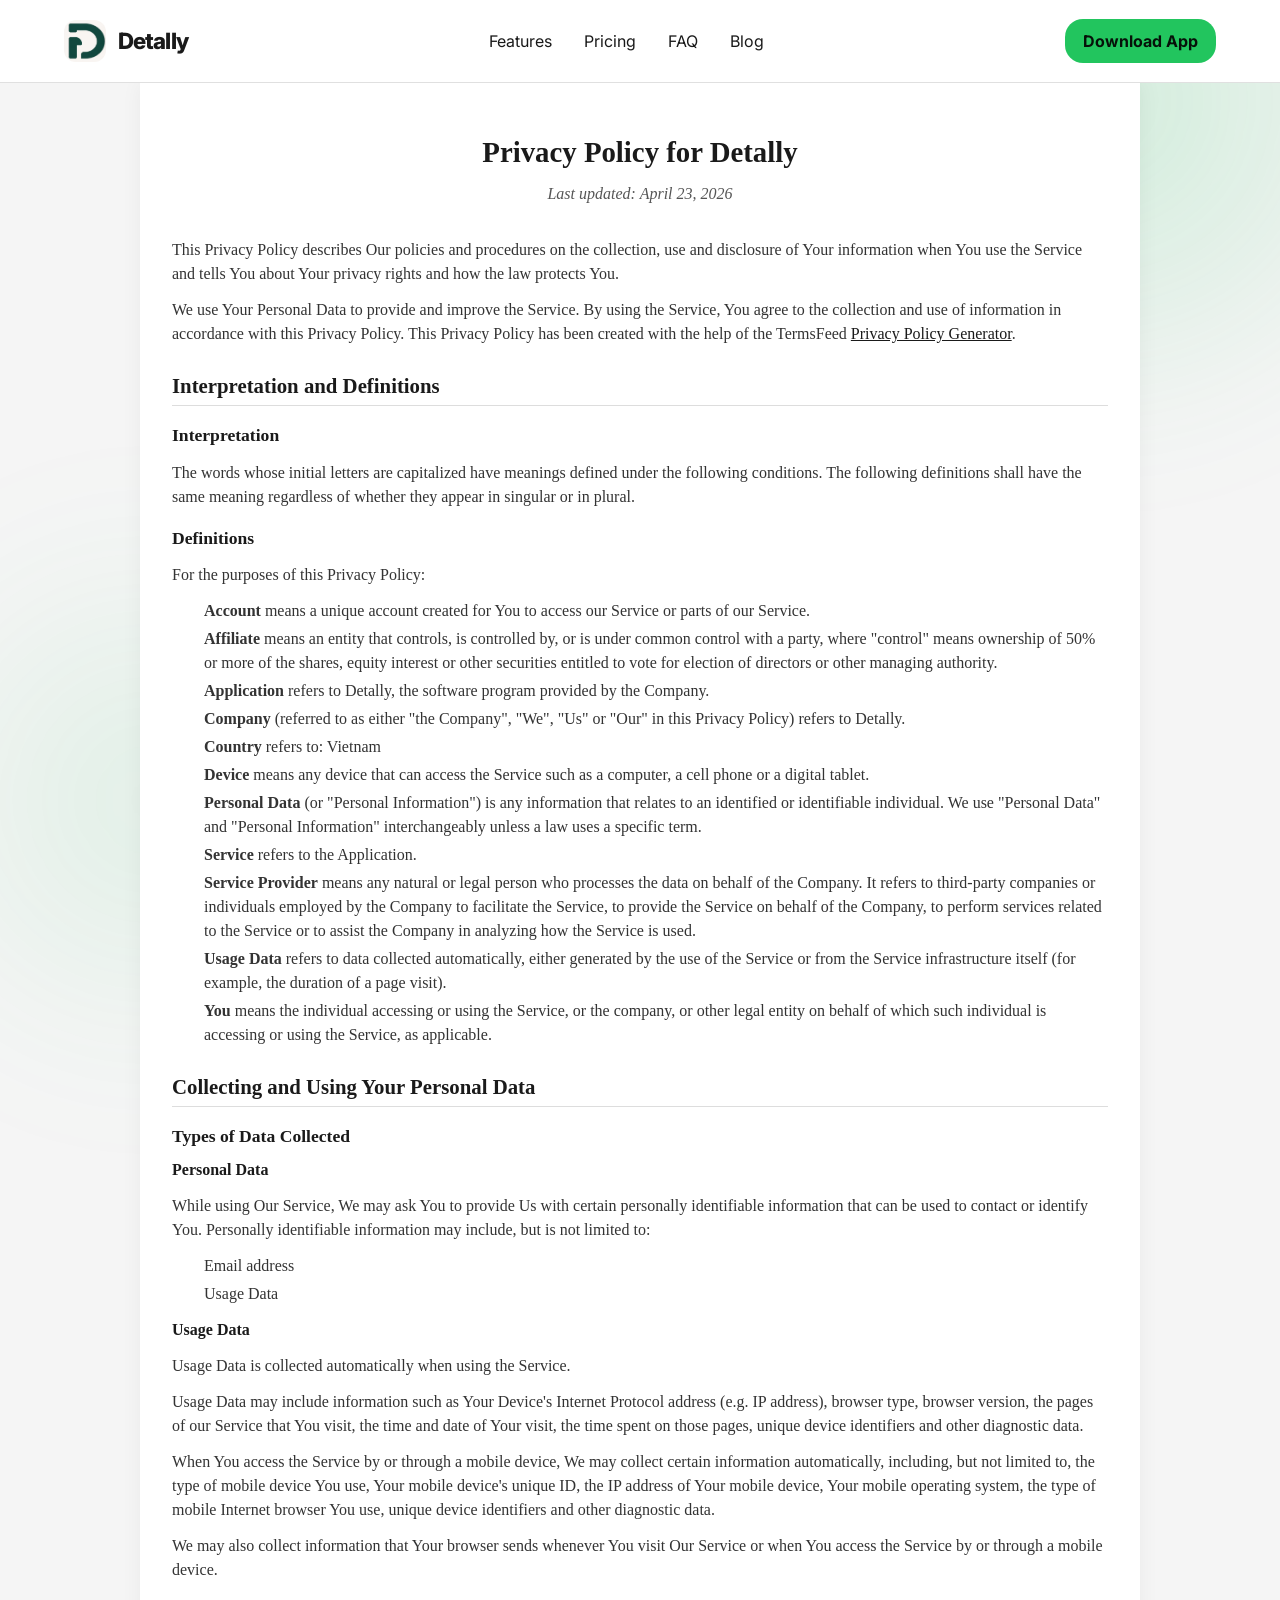
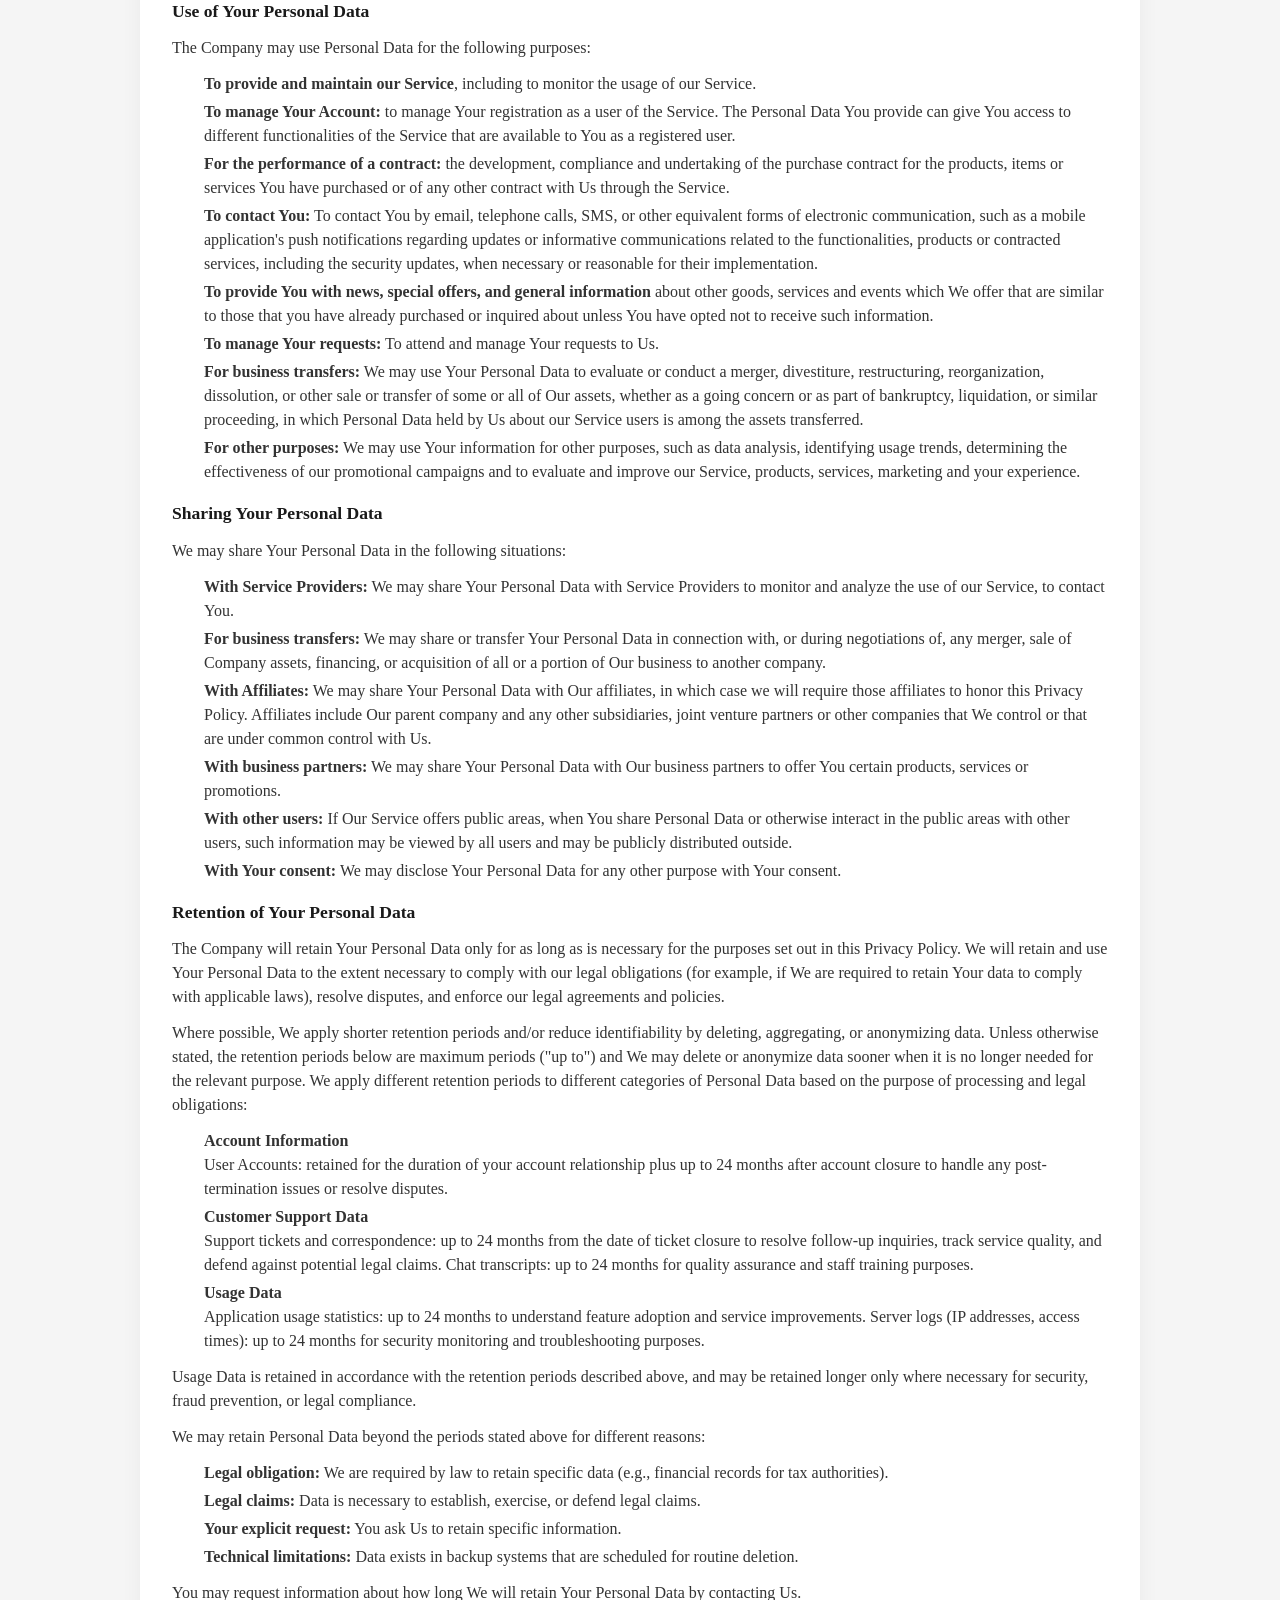
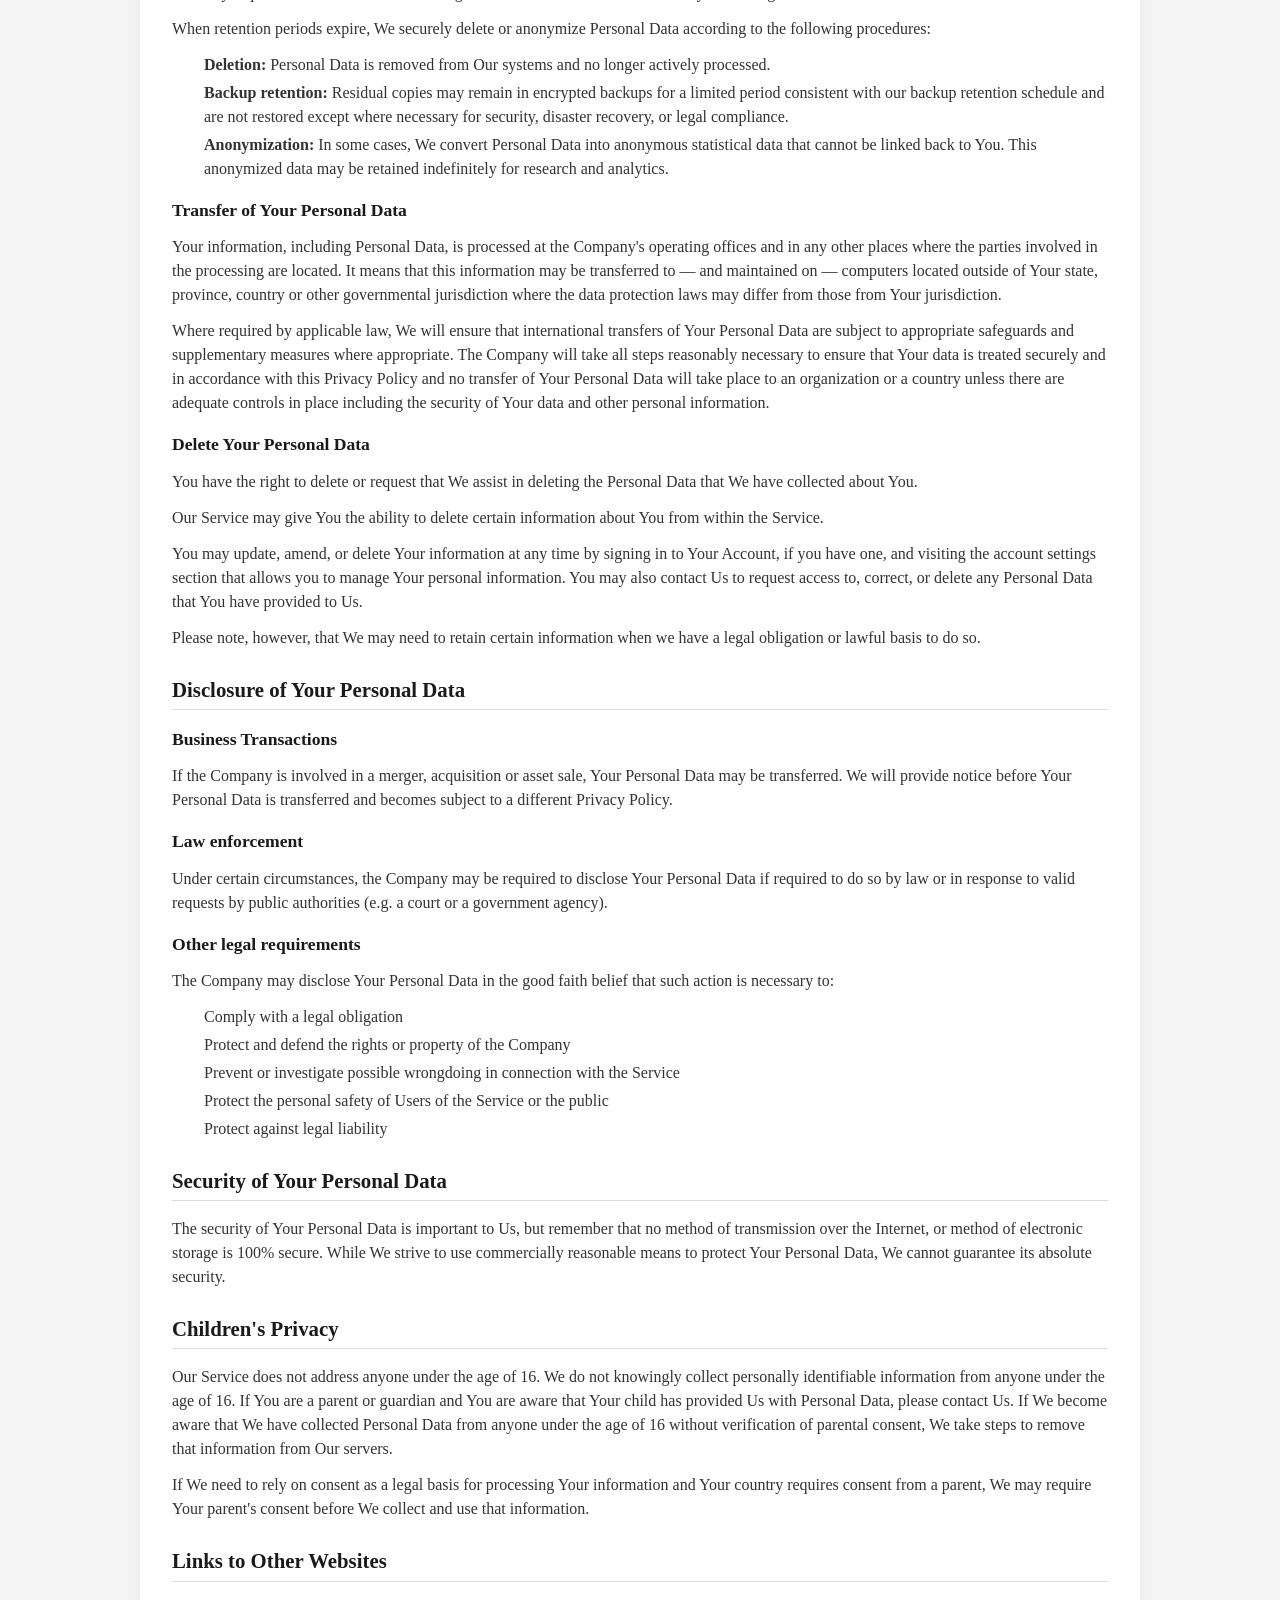
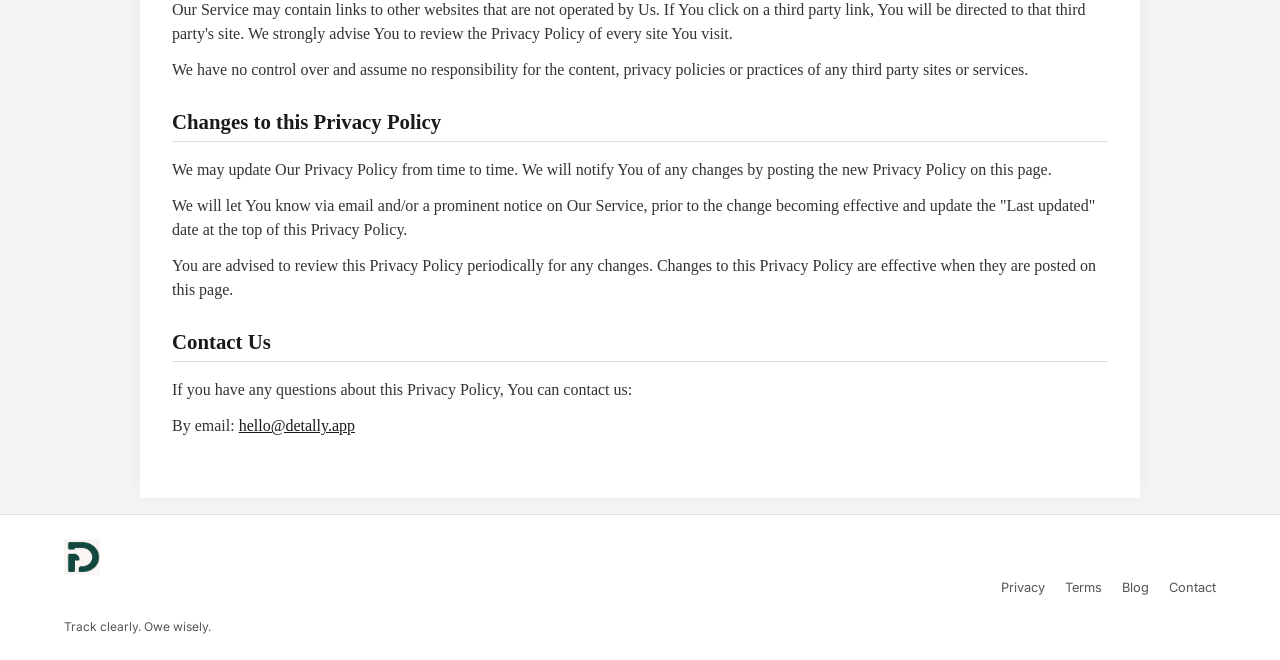
<file: privacy-policy.html>
<!-- policy privacy - Giữ nguyên nội dung cũ, chỉ đổi style -->
<!DOCTYPE html>
<html lang="en">

<head>
    <meta charset="UTF-8">
    <meta name="viewport" content="width=device-width, initial-scale=1.0">

    <link rel="icon" href="/assets/favicon/favicon.ico" type="image/x-icon">
    <link rel="icon" type="image/png" sizes="32x32" href="/assets/favicon/favicon-32x32.png">
    <link rel="icon" type="image/png" sizes="16x16" href="/assets/favicon/favicon-16x16.png">
    <link rel="apple-touch-icon" sizes="180x180" href="/assets/favicon/apple-touch-icon.png">

    <title>Privacy Policy | Detally</title>

    <link rel="preconnect" href="https://fonts.googleapis.com">
    <link rel="preconnect" href="https://fonts.gstatic.com" crossorigin>
    <link rel="stylesheet" href="/style.css">

    <style>
        /* Style văn bản thuần túy, giống tài liệu pháp lý */
        .legal-document {
            max-width: 1000px;
            margin: 0 auto;
            padding: 3rem 2rem;
            background: white;
            color: #1a1a1a;
            font-family: 'Times New Roman', Georgia, 'Inter', serif;
            line-height: 1.5;
            box-shadow: 0 0 20px rgba(0, 0, 0, 0.05);
        }

        /* Header cho style văn bản */
        .legal-document h1 {
            font-size: 1.8rem;
            text-align: center;
            margin-bottom: 0.5rem;
            color: #1a1a1a;
            font-weight: bold;
        }

        .legal-document .last-updated {
            text-align: center;
            color: #555;
            margin-bottom: 2rem;
            font-style: italic;
        }

        .legal-document h2 {
            font-size: 1.3rem;
            margin: 1.5rem 0 1rem;
            color: #1a1a1a;
            border-bottom: 1px solid #ddd;
            padding-bottom: 0.25rem;
        }

        .legal-document h3 {
            font-size: 1.1rem;
            margin: 1rem 0 0.5rem;
            color: #1a1a1a;
        }

        .legal-document p {
            margin: 0.75rem 0;
            color: #333;
        }

        .legal-document ul,
        .legal-document ol {
            margin: 0.75rem 0;
            padding-left: 2rem;
        }

        .legal-document li {
            margin: 0.25rem 0;
            color: #333;
        }

        .legal-document a {
            color: #1a1a1a;
            text-decoration: underline;
        }

        .legal-document hr {
            margin: 1.5rem 0;
            border: none;
            border-top: 1px solid #ddd;
        }

        /* Bỏ background tối, dùng background sáng */
        body {
            background: #f5f5f5;
        }

        /* Header và footer giữ nguyên style Detally nhưng nhạt hơn */
        .site-header {
            background: white !important;
            border-bottom: 1px solid #e0e0e0 !important;
        }

        .site-header .site-title,
        .site-header .main-nav a {
            color: #1a1a1a !important;
        }

        .site-header .main-nav a:hover {
            color: var(--green) !important;
        }

        .site-footer {
            background: white !important;
            border-top: 1px solid #e0e0e0 !important;
        }

        .site-footer .footer-brand p,
        .site-footer .footer-nav a {
            color: #555 !important;
        }
    </style>
</head>

<body>
    <!-- Header giữ nguyên cấu trúc, chỉ đổi style qua CSS -->
    <header class="site-header">
        <div class="container header-inner">
            <a href="/" class="logo-link" aria-label="Detally home">
                <img src="/assets/logo-detally.webp" alt="Detally logo" class="logo-img" width="42" height="42">
                <span class="site-title">Detally</span>
            </a>
            <nav class="main-nav" aria-label="Main navigation">
                <ul>
                    <li><a href="/#features">Features</a></li>
                    <li><a href="/#pricing">Pricing</a></li>
                    <li><a href="/#faq">FAQ</a></li>
                    <li><a href="/blog/">Blog</a></li>
                </ul>
            </nav>
            <button class="mobile-menu-btn" aria-label="Menu" aria-expanded="false">
                <span class="hamburger"></span>
            </button>
            <a href="https://play.google.com/store/apps/details?id=com.trungho.detally&rdid=com.trungho.detally&feature=md&offerId&utm_source=detally.app" class="cta-btn header-cta">Download App</a>
        </div>
    </header>

    <main>
        <!-- NỘI DUNG GỐC TỪ PLAY STORE - GIỮ NGUYÊN -->
        <div class="legal-document">
            <h1>Privacy Policy for Detally</h1>
            <div class="last-updated">Last updated: April 23, 2026</div>

            <p>This Privacy Policy describes Our policies and procedures on the collection, use and disclosure of Your
                information when You use the Service and tells You about Your privacy rights and how the law protects
                You.</p>

            <p>We use Your Personal Data to provide and improve the Service. By using the Service, You agree to the
                collection and use of information in accordance with this Privacy Policy. This Privacy Policy has been
                created with the help of the TermsFeed <a href="https://www.freeprivacypolicy.com/live/0b694c92-edd3-41c4-bc44-e917e0bb46de">Privacy Policy Generator</a>.</p>

            <h2>Interpretation and Definitions</h2>

            <h3>Interpretation</h3>
            <p>The words whose initial letters are capitalized have meanings defined under the following conditions. The
                following definitions shall have the same meaning regardless of whether they appear in singular or in
                plural.</p>

            <h3>Definitions</h3>
            <p>For the purposes of this Privacy Policy:</p>
            <ul>
                <li><strong>Account</strong> means a unique account created for You to access our Service or parts of
                    our Service.</li>
                <li><strong>Affiliate</strong> means an entity that controls, is controlled by, or is under common
                    control with a party, where "control" means ownership of 50% or more of the shares, equity interest
                    or other securities entitled to vote for election of directors or other managing authority.</li>
                <li><strong>Application</strong> refers to Detally, the software program provided by the Company.</li>
                <li><strong>Company</strong> (referred to as either "the Company", "We", "Us" or "Our" in this Privacy
                    Policy) refers to Detally.</li>
                <li><strong>Country</strong> refers to: Vietnam</li>
                <li><strong>Device</strong> means any device that can access the Service such as a computer, a cell
                    phone or a digital tablet.</li>
                <li><strong>Personal Data</strong> (or "Personal Information") is any information that relates to an
                    identified or identifiable individual. We use "Personal Data" and "Personal Information"
                    interchangeably unless a law uses a specific term.</li>
                <li><strong>Service</strong> refers to the Application.</li>
                <li><strong>Service Provider</strong> means any natural or legal person who processes the data on behalf
                    of the Company. It refers to third-party companies or individuals employed by the Company to
                    facilitate the Service, to provide the Service on behalf of the Company, to perform services related
                    to the Service or to assist the Company in analyzing how the Service is used.</li>
                <li><strong>Usage Data</strong> refers to data collected automatically, either generated by the use of
                    the Service or from the Service infrastructure itself (for example, the duration of a page visit).
                </li>
                <li><strong>You</strong> means the individual accessing or using the Service, or the company, or other
                    legal entity on behalf of which such individual is accessing or using the Service, as applicable.
                </li>
            </ul>

            <h2>Collecting and Using Your Personal Data</h2>

            <h3>Types of Data Collected</h3>

            <h4>Personal Data</h4>
            <p>While using Our Service, We may ask You to provide Us with certain personally identifiable information
                that can be used to contact or identify You. Personally identifiable information may include, but is not
                limited to:</p>
            <ul>
                <li>Email address</li>
                <li>Usage Data</li>
            </ul>

            <h4>Usage Data</h4>
            <p>Usage Data is collected automatically when using the Service.</p>
            <p>Usage Data may include information such as Your Device's Internet Protocol address (e.g. IP address),
                browser type, browser version, the pages of our Service that You visit, the time and date of Your visit,
                the time spent on those pages, unique device identifiers and other diagnostic data.</p>
            <p>When You access the Service by or through a mobile device, We may collect certain information
                automatically, including, but not limited to, the type of mobile device You use, Your mobile device's
                unique ID, the IP address of Your mobile device, Your mobile operating system, the type of mobile
                Internet browser You use, unique device identifiers and other diagnostic data.</p>
            <p>We may also collect information that Your browser sends whenever You visit Our Service or when You access
                the Service by or through a mobile device.</p>

            <h3>Use of Your Personal Data</h3>
            <p>The Company may use Personal Data for the following purposes:</p>
            <ul>
                <li><strong>To provide and maintain our Service</strong>, including to monitor the usage of our Service.
                </li>
                <li><strong>To manage Your Account:</strong> to manage Your registration as a user of the Service. The
                    Personal Data You provide can give You access to different functionalities of the Service that are
                    available to You as a registered user.</li>
                <li><strong>For the performance of a contract:</strong> the development, compliance and undertaking of
                    the purchase contract for the products, items or services You have purchased or of any other
                    contract with Us through the Service.</li>
                <li><strong>To contact You:</strong> To contact You by email, telephone calls, SMS, or other equivalent
                    forms of electronic communication, such as a mobile application's push notifications regarding
                    updates or informative communications related to the functionalities, products or contracted
                    services, including the security updates, when necessary or reasonable for their implementation.
                </li>
                <li><strong>To provide You with news, special offers, and general information</strong> about other
                    goods, services and events which We offer that are similar to those that you have already purchased
                    or inquired about unless You have opted not to receive such information.</li>
                <li><strong>To manage Your requests:</strong> To attend and manage Your requests to Us.</li>
                <li><strong>For business transfers:</strong> We may use Your Personal Data to evaluate or conduct a
                    merger, divestiture, restructuring, reorganization, dissolution, or other sale or transfer of some
                    or all of Our assets, whether as a going concern or as part of bankruptcy, liquidation, or similar
                    proceeding, in which Personal Data held by Us about our Service users is among the assets
                    transferred.</li>
                <li><strong>For other purposes:</strong> We may use Your information for other purposes, such as data
                    analysis, identifying usage trends, determining the effectiveness of our promotional campaigns and
                    to evaluate and improve our Service, products, services, marketing and your experience.</li>
            </ul>

            <h3>Sharing Your Personal Data</h3>
            <p>We may share Your Personal Data in the following situations:</p>
            <ul>
                <li><strong>With Service Providers:</strong> We may share Your Personal Data with Service Providers to
                    monitor and analyze the use of our Service, to contact You.</li>
                <li><strong>For business transfers:</strong> We may share or transfer Your Personal Data in connection
                    with, or during negotiations of, any merger, sale of Company assets, financing, or acquisition of
                    all or a portion of Our business to another company.</li>
                <li><strong>With Affiliates:</strong> We may share Your Personal Data with Our affiliates, in which case
                    we will require those affiliates to honor this Privacy Policy. Affiliates include Our parent company
                    and any other subsidiaries, joint venture partners or other companies that We control or that are
                    under common control with Us.</li>
                <li><strong>With business partners:</strong> We may share Your Personal Data with Our business partners
                    to offer You certain products, services or promotions.</li>
                <li><strong>With other users:</strong> If Our Service offers public areas, when You share Personal Data
                    or otherwise interact in the public areas with other users, such information may be viewed by all
                    users and may be publicly distributed outside.</li>
                <li><strong>With Your consent:</strong> We may disclose Your Personal Data for any other purpose with
                    Your consent.</li>
            </ul>

            <h3>Retention of Your Personal Data</h3>
            <p>The Company will retain Your Personal Data only for as long as is necessary for the purposes set out in
                this Privacy Policy. We will retain and use Your Personal Data to the extent necessary to comply with
                our legal obligations (for example, if We are required to retain Your data to comply with applicable
                laws), resolve disputes, and enforce our legal agreements and policies.</p>

            <p>Where possible, We apply shorter retention periods and/or reduce identifiability by deleting,
                aggregating, or anonymizing data. Unless otherwise stated, the retention periods below are maximum
                periods ("up to") and We may delete or anonymize data sooner when it is no longer needed for the
                relevant purpose. We apply different retention periods to different categories of Personal Data based on
                the purpose of processing and legal obligations:</p>

            <ul>
                <li><strong>Account Information</strong><br>User Accounts: retained for the duration of your account
                    relationship plus up to 24 months after account closure to handle any post-termination issues or
                    resolve disputes.</li>
                <li><strong>Customer Support Data</strong><br>Support tickets and correspondence: up to 24 months from
                    the date of ticket closure to resolve follow-up inquiries, track service quality, and defend against
                    potential legal claims. Chat transcripts: up to 24 months for quality assurance and staff training
                    purposes.</li>
                <li><strong>Usage Data</strong><br>Application usage statistics: up to 24 months to understand feature
                    adoption and service improvements. Server logs (IP addresses, access times): up to 24 months for
                    security monitoring and troubleshooting purposes.</li>
            </ul>

            <p>Usage Data is retained in accordance with the retention periods described above, and may be retained
                longer only where necessary for security, fraud prevention, or legal compliance.</p>

            <p>We may retain Personal Data beyond the periods stated above for different reasons:</p>
            <ul>
                <li><strong>Legal obligation:</strong> We are required by law to retain specific data (e.g., financial
                    records for tax authorities).</li>
                <li><strong>Legal claims:</strong> Data is necessary to establish, exercise, or defend legal claims.
                </li>
                <li><strong>Your explicit request:</strong> You ask Us to retain specific information.</li>
                <li><strong>Technical limitations:</strong> Data exists in backup systems that are scheduled for routine
                    deletion.</li>
            </ul>

            <p>You may request information about how long We will retain Your Personal Data by contacting Us.</p>

            <p>When retention periods expire, We securely delete or anonymize Personal Data according to the following
                procedures:</p>
            <ul>
                <li><strong>Deletion:</strong> Personal Data is removed from Our systems and no longer actively
                    processed.</li>
                <li><strong>Backup retention:</strong> Residual copies may remain in encrypted backups for a limited
                    period consistent with our backup retention schedule and are not restored except where necessary for
                    security, disaster recovery, or legal compliance.</li>
                <li><strong>Anonymization:</strong> In some cases, We convert Personal Data into anonymous statistical
                    data that cannot be linked back to You. This anonymized data may be retained indefinitely for
                    research and analytics.</li>
            </ul>

            <h3>Transfer of Your Personal Data</h3>
            <p>Your information, including Personal Data, is processed at the Company's operating offices and in any
                other places where the parties involved in the processing are located. It means that this information
                may be transferred to — and maintained on — computers located outside of Your state, province, country
                or other governmental jurisdiction where the data protection laws may differ from those from Your
                jurisdiction.</p>

            <p>Where required by applicable law, We will ensure that international transfers of Your Personal Data are
                subject to appropriate safeguards and supplementary measures where appropriate. The Company will take
                all steps reasonably necessary to ensure that Your data is treated securely and in accordance with this
                Privacy Policy and no transfer of Your Personal Data will take place to an organization or a country
                unless there are adequate controls in place including the security of Your data and other personal
                information.</p>

            <h3>Delete Your Personal Data</h3>
            <p>You have the right to delete or request that We assist in deleting the Personal Data that We have
                collected about You.</p>

            <p>Our Service may give You the ability to delete certain information about You from within the Service.</p>

            <p>You may update, amend, or delete Your information at any time by signing in to Your Account, if you have
                one, and visiting the account settings section that allows you to manage Your personal information. You
                may also contact Us to request access to, correct, or delete any Personal Data that You have provided to
                Us.</p>

            <p>Please note, however, that We may need to retain certain information when we have a legal obligation or
                lawful basis to do so.</p>

            <h2>Disclosure of Your Personal Data</h2>

            <h3>Business Transactions</h3>
            <p>If the Company is involved in a merger, acquisition or asset sale, Your Personal Data may be transferred.
                We will provide notice before Your Personal Data is transferred and becomes subject to a different
                Privacy Policy.</p>

            <h3>Law enforcement</h3>
            <p>Under certain circumstances, the Company may be required to disclose Your Personal Data if required to do
                so by law or in response to valid requests by public authorities (e.g. a court or a government agency).
            </p>

            <h3>Other legal requirements</h3>
            <p>The Company may disclose Your Personal Data in the good faith belief that such action is necessary to:
            </p>
            <ul>
                <li>Comply with a legal obligation</li>
                <li>Protect and defend the rights or property of the Company</li>
                <li>Prevent or investigate possible wrongdoing in connection with the Service</li>
                <li>Protect the personal safety of Users of the Service or the public</li>
                <li>Protect against legal liability</li>
            </ul>

            <h2>Security of Your Personal Data</h2>
            <p>The security of Your Personal Data is important to Us, but remember that no method of transmission over
                the Internet, or method of electronic storage is 100% secure. While We strive to use commercially
                reasonable means to protect Your Personal Data, We cannot guarantee its absolute security.</p>

            <h2>Children's Privacy</h2>
            <p>Our Service does not address anyone under the age of 16. We do not knowingly collect personally
                identifiable information from anyone under the age of 16. If You are a parent or guardian and You are
                aware that Your child has provided Us with Personal Data, please contact Us. If We become aware that We
                have collected Personal Data from anyone under the age of 16 without verification of parental consent,
                We take steps to remove that information from Our servers.</p>

            <p>If We need to rely on consent as a legal basis for processing Your information and Your country requires
                consent from a parent, We may require Your parent's consent before We collect and use that information.
            </p>

            <h2>Links to Other Websites</h2>
            <p>Our Service may contain links to other websites that are not operated by Us. If You click on a third
                party link, You will be directed to that third party's site. We strongly advise You to review the
                Privacy Policy of every site You visit.</p>

            <p>We have no control over and assume no responsibility for the content, privacy policies or practices of
                any third party sites or services.</p>

            <h2>Changes to this Privacy Policy</h2>
            <p>We may update Our Privacy Policy from time to time. We will notify You of any changes by posting the new
                Privacy Policy on this page.</p>

            <p>We will let You know via email and/or a prominent notice on Our Service, prior to the change becoming
                effective and update the "Last updated" date at the top of this Privacy Policy.</p>

            <p>You are advised to review this Privacy Policy periodically for any changes. Changes to this Privacy
                Policy are effective when they are posted on this page.</p>

            <h2>Contact Us</h2>
            <p>If you have any questions about this Privacy Policy, You can contact us:</p>
            <p>By email: <a href="mailto:hello@detally.app">hello@detally.app</a></p>
        </div>
    </main>

    <!-- Footer -->
    <footer class="site-footer">
        <div class="container footer-inner">
            <div class="footer-brand">
                <img src="/assets/logo-detally.webp" alt="Detally logo" width="44" height="44" loading="lazy">
                <h3 class="footer-title">Detally</h3>
                <p>Track clearly. Owe wisely.</p>
            </div>
            <nav class="footer-nav" aria-label="Footer navigation">
                <a href="https://www.freeprivacypolicy.com/live/0b694c92-edd3-41c4-bc44-e917e0bb46de">Privacy</a>
                <a href="/terms">Terms</a>
                <a href="/blog/">Blog</a>
                <a href="mailto:hello@detally.app">Contact</a>
            </nav>
        </div>
    </footer>

    <script>
        // Mobile menu toggle
        const mobileMenuBtn = document.querySelector('.mobile-menu-btn');
        const mobileNav = document.getElementById('mobile-nav');

        if (mobileMenuBtn) {
            mobileMenuBtn.addEventListener('click', () => {
                const expanded = mobileMenuBtn.getAttribute('aria-expanded') === 'true';
                mobileMenuBtn.setAttribute('aria-expanded', !expanded);

                let nav = mobileNav;
                if (!nav) {
                    nav = document.createElement('nav');
                    nav.id = 'mobile-nav';
                    nav.className = 'mobile-nav';
                    nav.setAttribute('aria-label', 'Mobile navigation');
                    nav.innerHTML = `
                        <ul>
                            <li><a href="/#features">Features</a></li>
                            <li><a href="/#pricing">Pricing</a></li>
                            <li><a href="/#faq">FAQ</a></li>
                            <li><a href="/blog/">Blog</a></li>
                        </ul>
                    `;
                    document.body.appendChild(nav);
                }
                nav.hidden = !nav.hidden;
            });
        }
    </script>
</body>

</html>
</file>
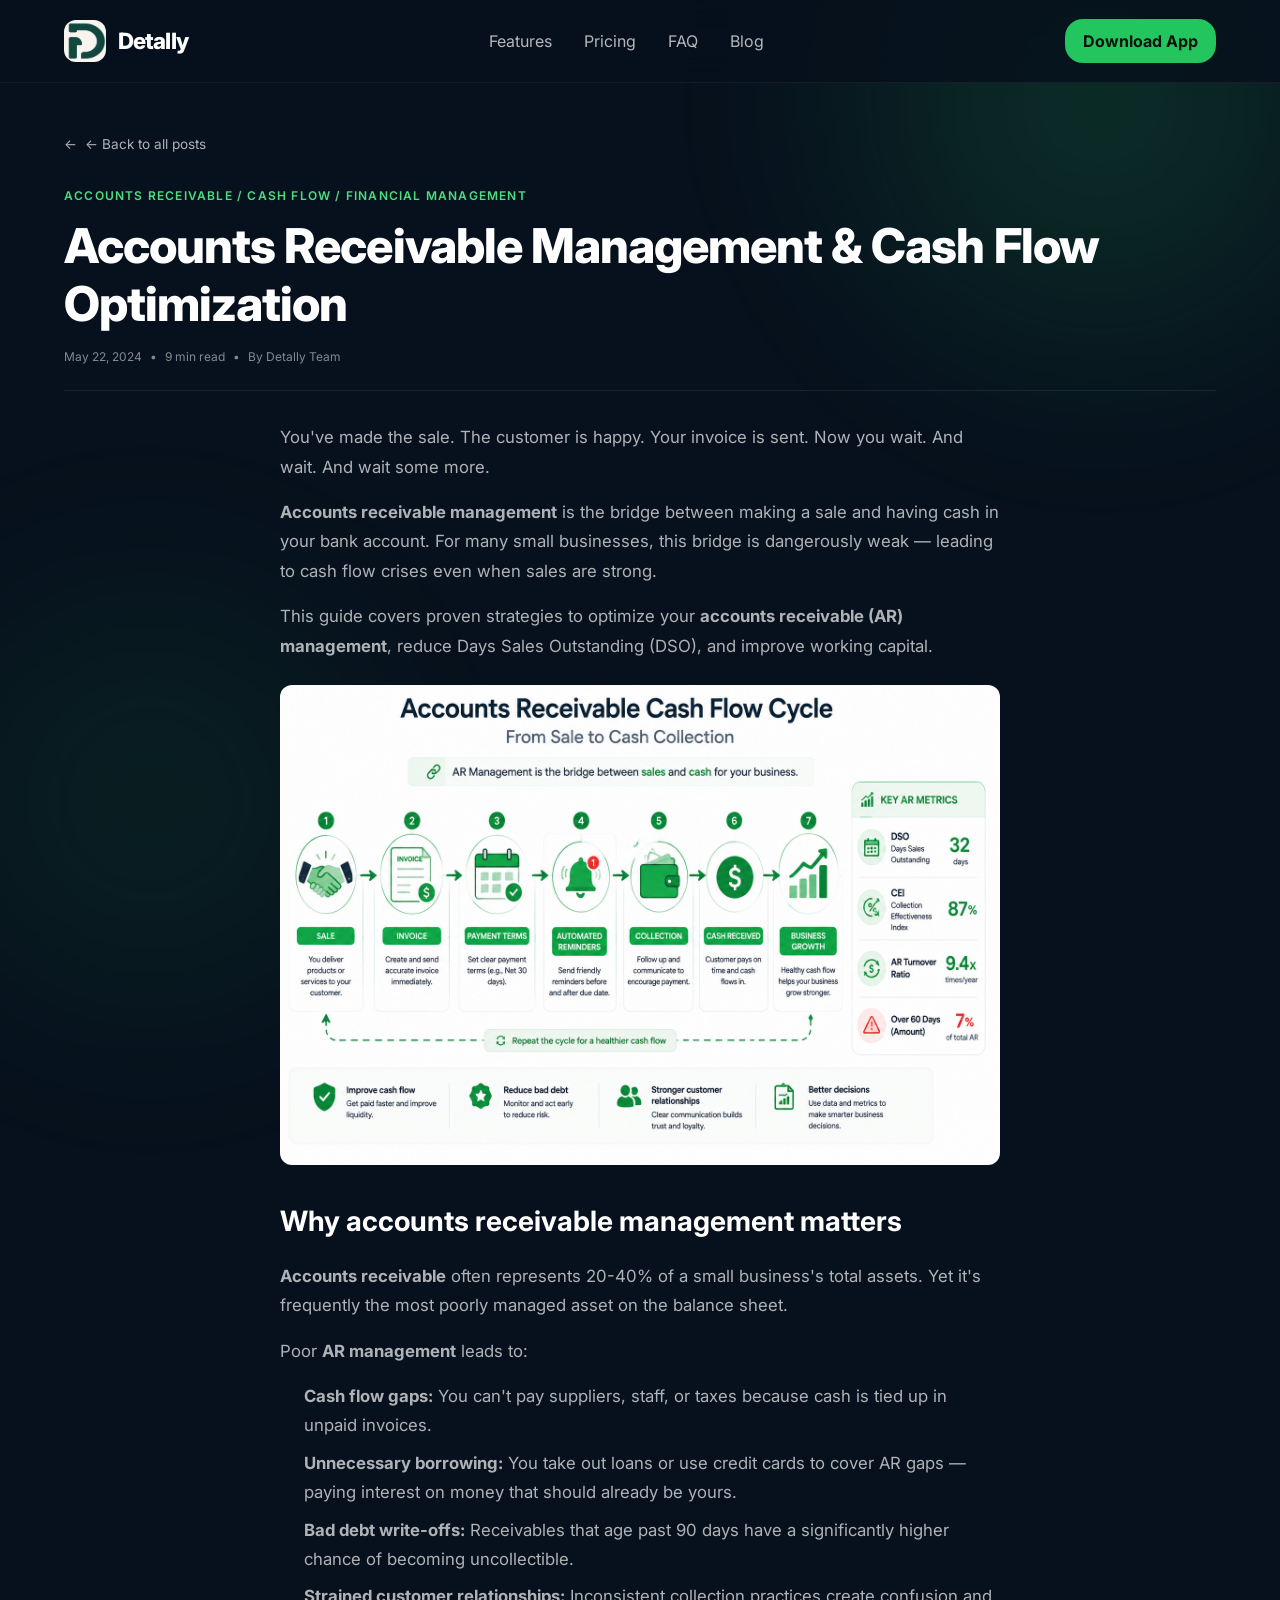
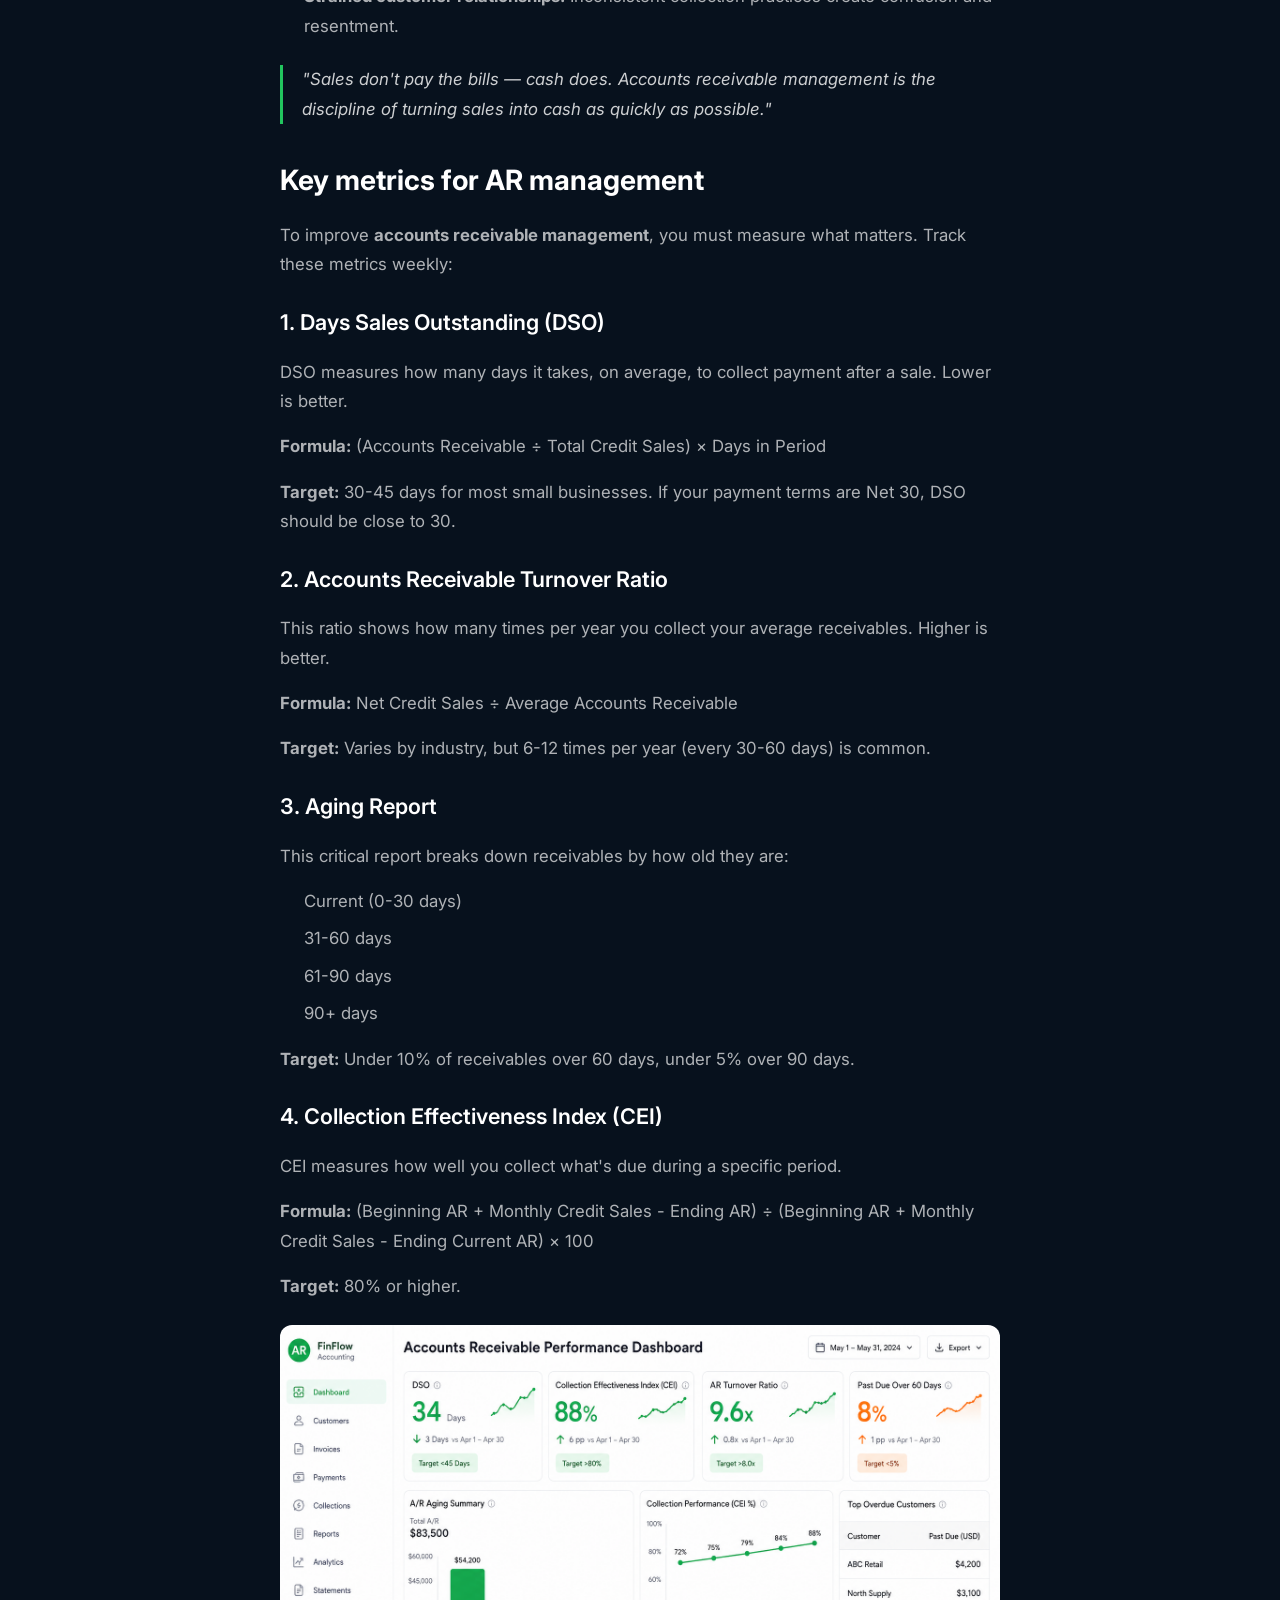
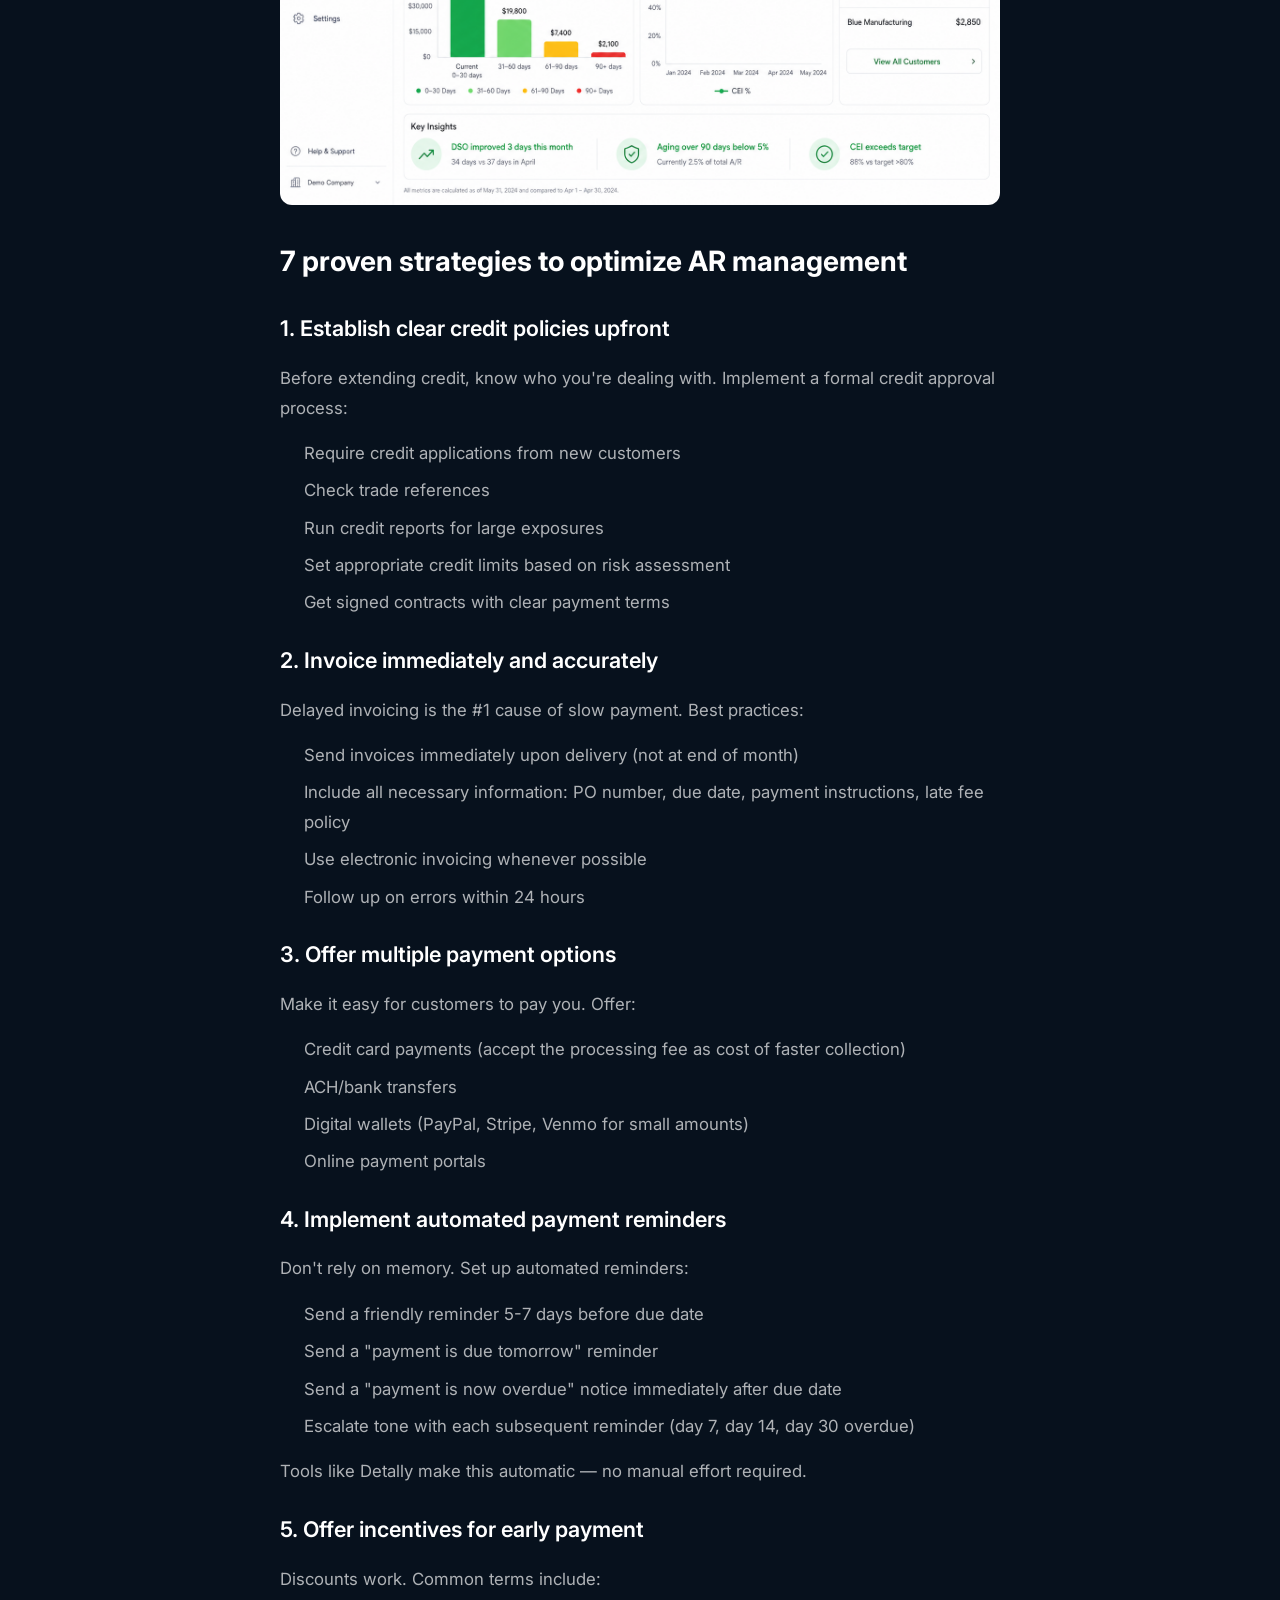
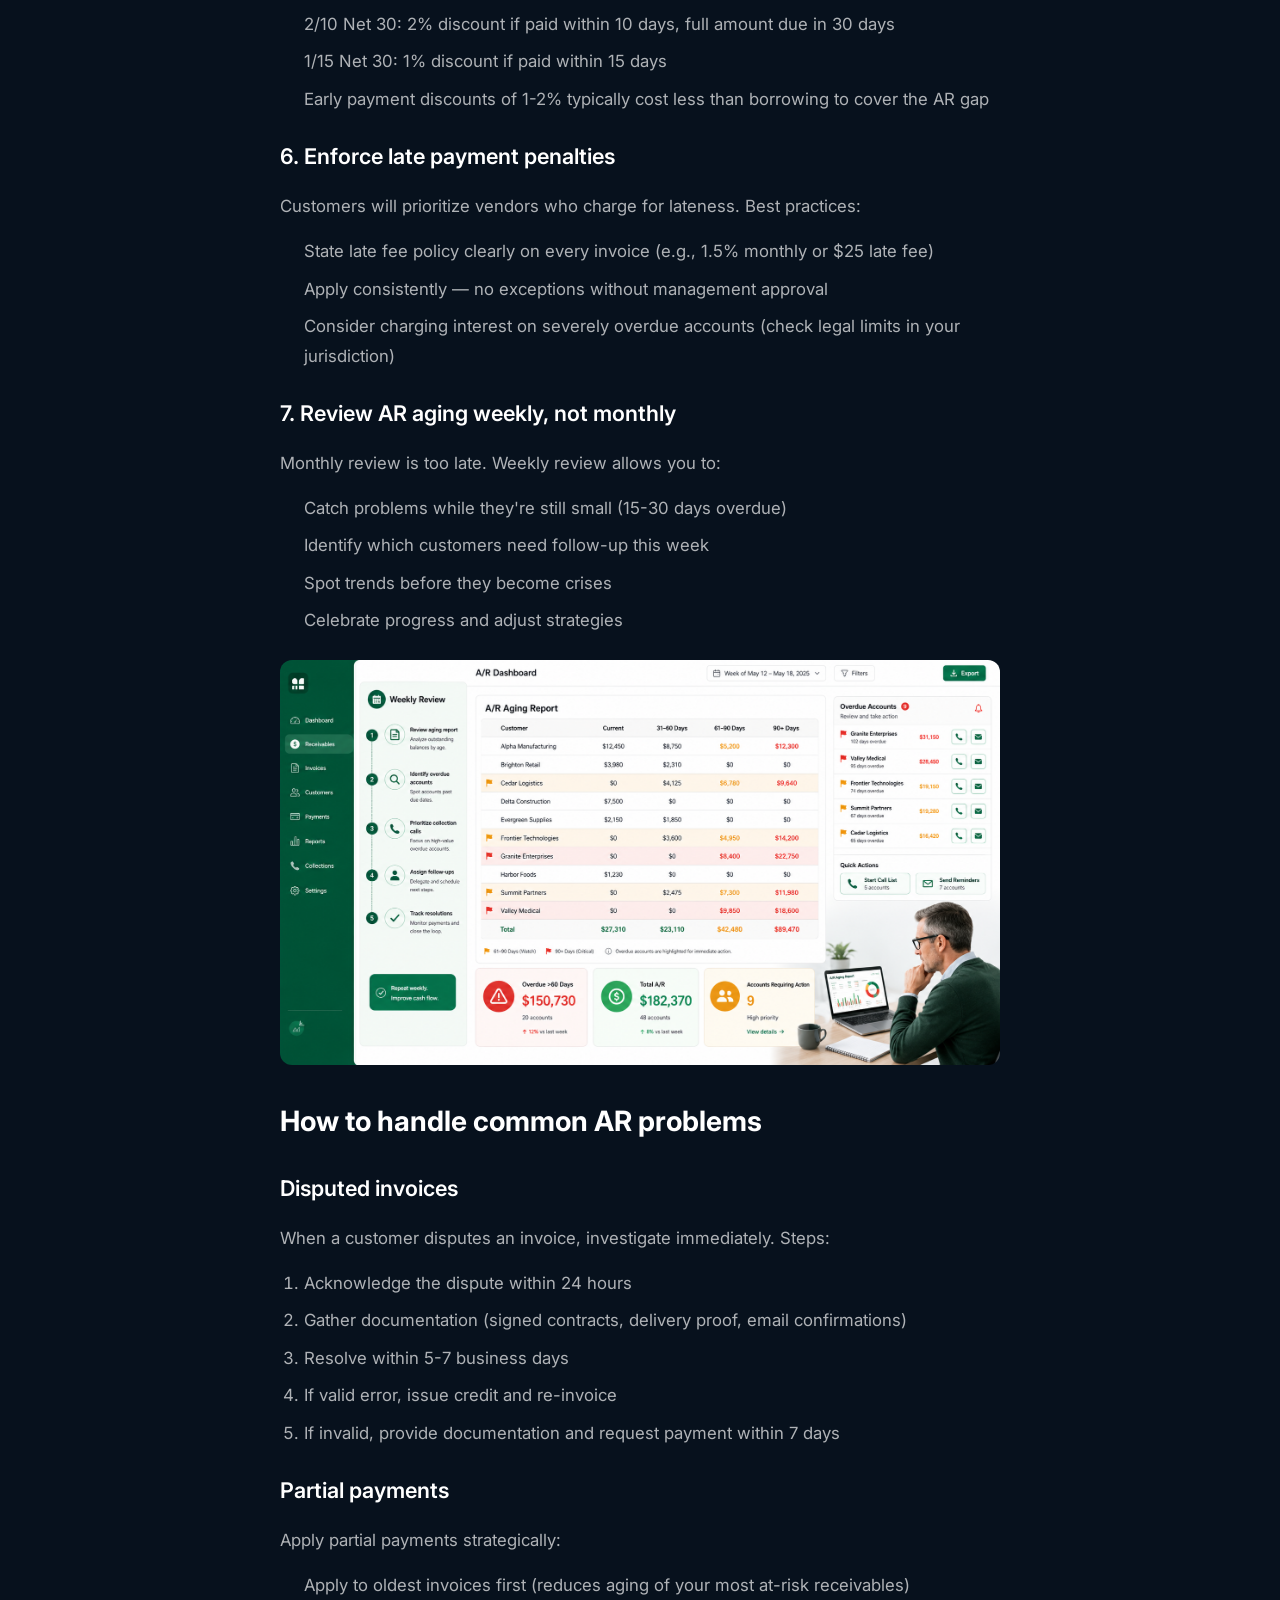
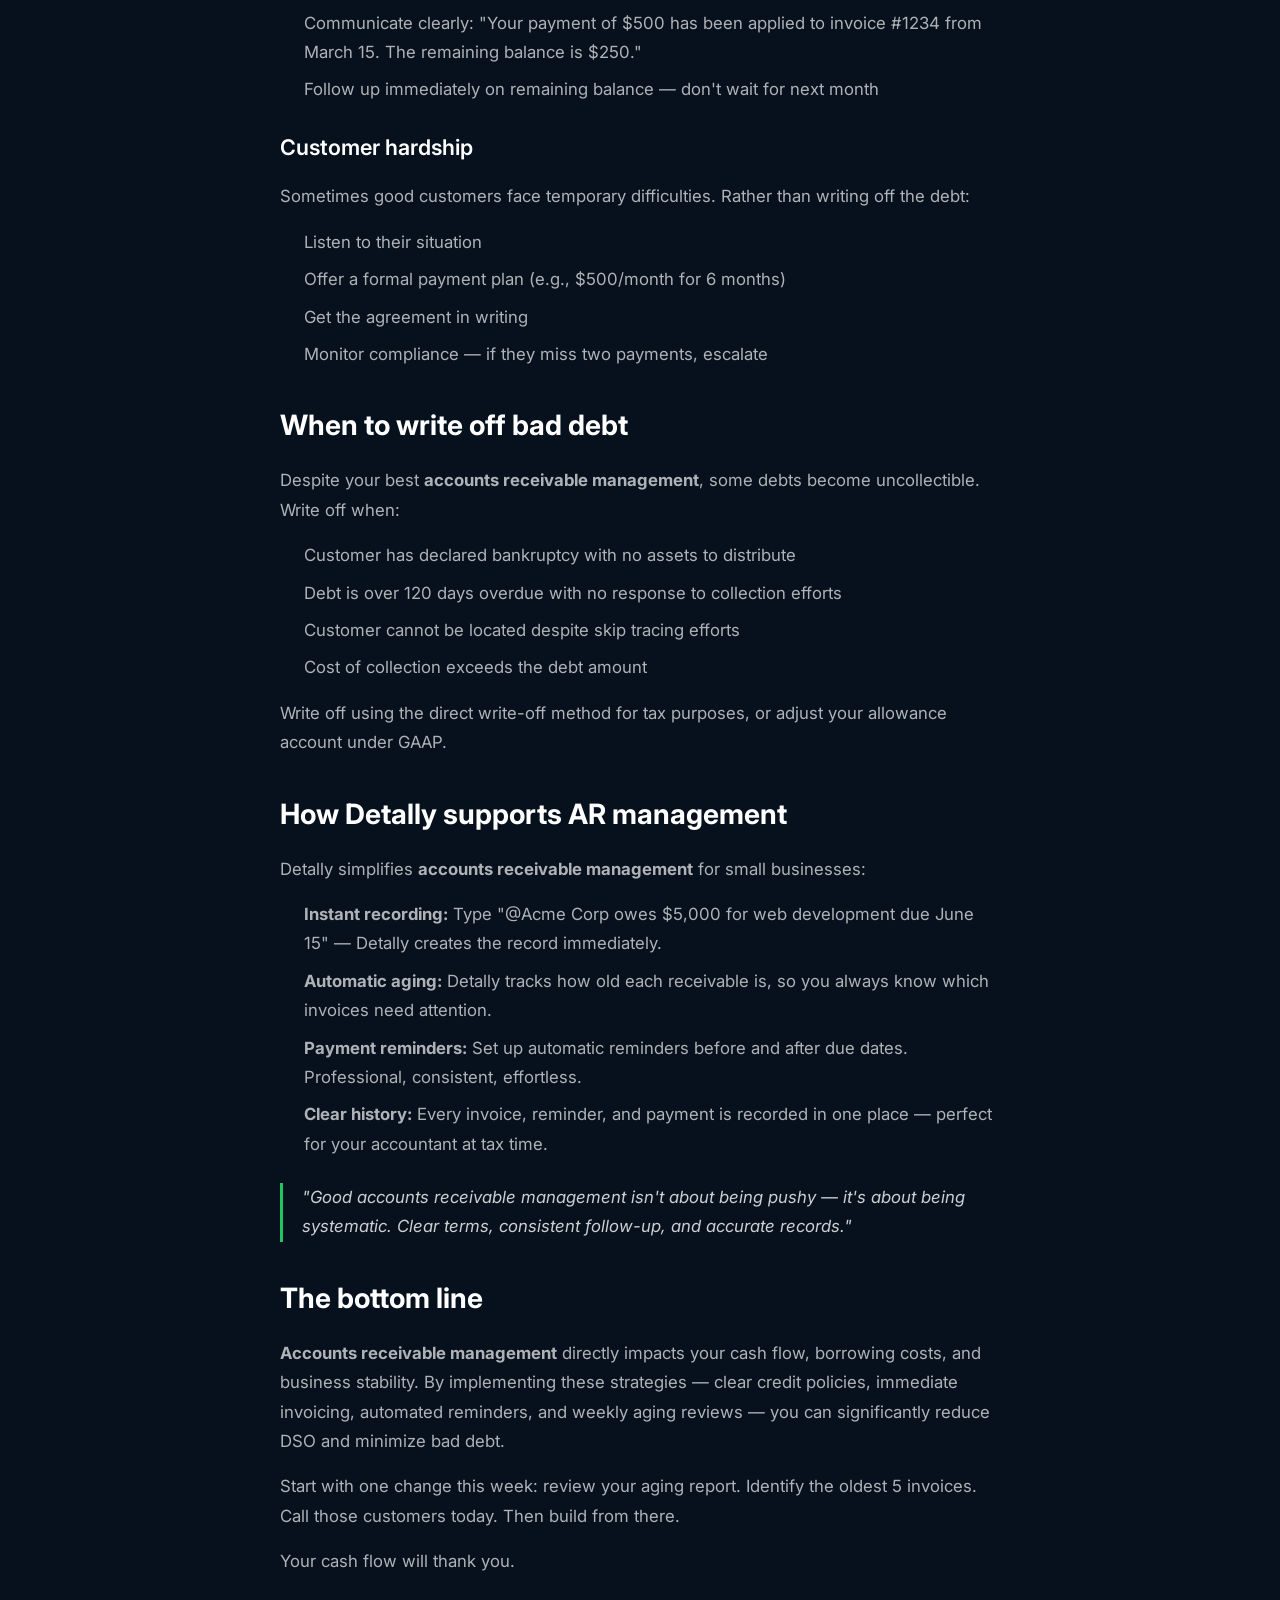
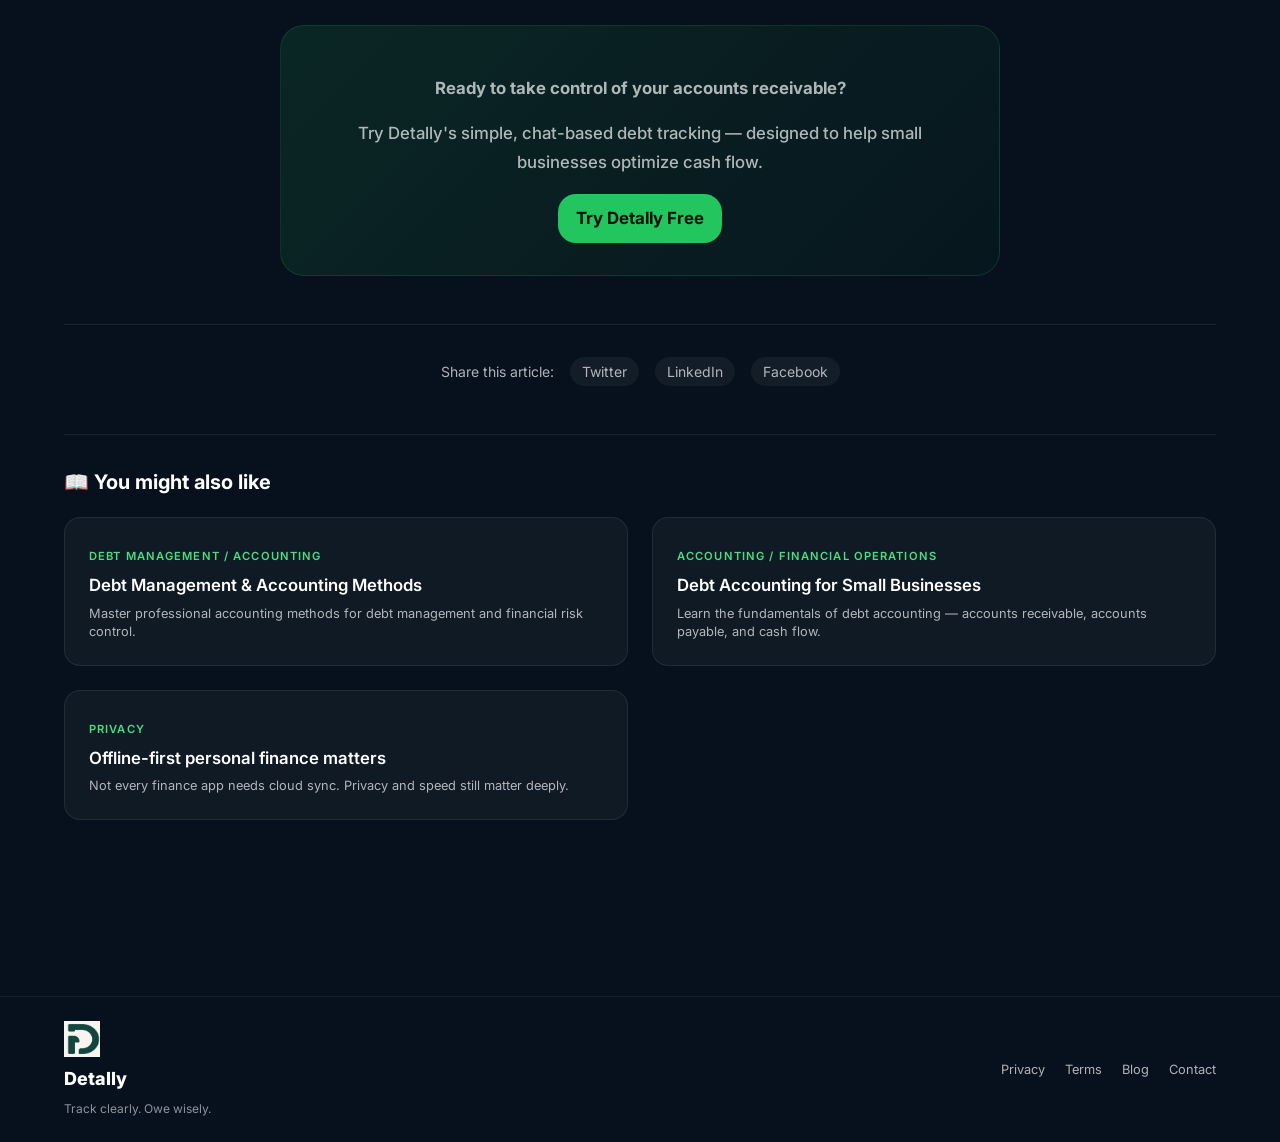
<file: blog/accounts-receivable-management-cash-flow.html>
<!DOCTYPE html>
<html lang="en">

<head>
    <meta charset="UTF-8">
    <meta name="viewport" content="width=device-width, initial-scale=1.0">

    <link rel="icon" href="/assets/favicon/favicon.ico" type="image/x-icon">
    <link rel="icon" type="image/png" sizes="32x32" href="/assets/favicon/favicon-32x32.png">
    <link rel="icon" type="image/png" sizes="16x16" href="/assets/favicon/favicon-16x16.png">
    <link rel="apple-touch-icon" sizes="180x180" href="/assets/favicon/apple-touch-icon.png">

    <title>Accounts Receivable Management & Cash Flow Optimization | Detally Blog</title>
    <meta name="description"
        content="Master accounts receivable management to optimize cash flow. Learn proven strategies for reducing DSO, minimizing bad debt, and improving working capital.">

    <!-- Open Graph / Social Share -->
    <meta property="og:title" content="Accounts Receivable Management & Cash Flow Optimization">
    <meta property="og:description"
        content="Master accounts receivable management to optimize cash flow. Learn proven strategies for reducing DSO, minimizing bad debt, and improving working capital.">
    <meta property="og:image" content="/assets/detally.png">
    <meta property="og:url" content="https://detally.app/blog/accounts-receivable-management-cash-flow.html">
    <meta property="og:type" content="article">

    <meta name="twitter:card" content="summary_large_image">
    <meta name="twitter:title" content="Accounts Receivable Management & Cash Flow Optimization">
    <meta name="twitter:description" content="Master accounts receivable management to optimize cash flow.">
    <meta name="twitter:image" content="/assets/detally.png">

    <link rel="preconnect" href="https://fonts.googleapis.com">
    <link rel="preconnect" href="https://fonts.gstatic.com" crossorigin>
    <link rel="stylesheet" href="/style.css">
    <link rel="stylesheet" href="/blog/blog.css">
</head>

<body>
    <a href="#main-content" class="skip-link">Skip to main content</a>

    <!-- Header -->
    <header class="site-header">
        <div class="container header-inner">
            <a href="/" class="logo-link" aria-label="Detally home">
                <img src="/assets/logo-detally.png" alt="Detally logo" class="logo-img" width="42" height="42">
                <span class="site-title">Detally</span>
            </a>
            <nav class="main-nav" aria-label="Main navigation">
                <ul>
                    <li><a href="/#features">Features</a></li>
                    <li><a href="/#pricing">Pricing</a></li>
                    <li><a href="/#faq">FAQ</a></li>
                    <li><a href="/blog/" class="active">Blog</a></li>
                </ul>
            </nav>
            <button class="mobile-menu-btn" aria-label="Menu" aria-expanded="false">
                <span class="hamburger"></span>
            </button>
            <a href="https://play.google.com/store/apps/details?id=com.trungho.detally&rdid=com.trungho.detally&feature=md&offerId&utm_source=detally.app" class="cta-btn header-cta">Download App</a>
        </div>

        <nav id="mobile-nav" class="mobile-nav" aria-label="Mobile navigation" hidden>
            <ul>
                <li><a href="/#features">Features</a></li>
                <li><a href="/#pricing">Pricing</a></li>
                <li><a href="/#faq">FAQ</a></li>
                <li><a href="/blog/">Blog</a></li>
            </ul>
        </nav>
    </header>

    <main id="main-content">
        <article class="blog-post">
            <div class="container">
                <div class="post-back">
                    <a href="/blog/" class="back-link">← Back to all posts</a>
                </div>

                <div class="post-header">
                    <div class="post-category">Accounts Receivable / Cash Flow / Financial Management</div>
                    <h1>Accounts Receivable Management & Cash Flow Optimization</h1>
                    <div class="post-meta">
                        <time datetime="2024-05-22">May 22, 2024</time>
                        <span>•</span>
                        <span>9 min read</span>
                        <span>•</span>
                        <span>By Detally Team</span>
                    </div>
                </div>

                <div class="post-content">
                    <p>You've made the sale. The customer is happy. Your invoice is sent. Now you wait. And wait. And
                        wait some more.</p>

                    <p><strong>Accounts receivable management</strong> is the bridge between making a sale and having
                        cash in your bank account. For many small businesses, this bridge is dangerously weak — leading
                        to cash flow crises even when sales are strong.</p>

                    <p>This guide covers proven strategies to optimize your <strong>accounts receivable (AR)
                            management</strong>, reduce Days Sales Outstanding (DSO), and improve working capital.</p>

                    <img src="/assets/blog/ar-cash-flow-cycle.png"
                        alt="Accounts receivable to cash flow cycle diagram showing sale, invoice, collection, and cash stages"
                        loading="lazy" onerror="this.style.display='none'">

                    <h2>Why accounts receivable management matters</h2>

                    <p><strong>Accounts receivable</strong> often represents 20-40% of a small business's total assets.
                        Yet it's frequently the most poorly managed asset on the balance sheet.</p>

                    <p>Poor <strong>AR management</strong> leads to:</p>

                    <ul>
                        <li><strong>Cash flow gaps:</strong> You can't pay suppliers, staff, or taxes because cash is
                            tied up in unpaid invoices.</li>
                        <li><strong>Unnecessary borrowing:</strong> You take out loans or use credit cards to cover AR
                            gaps — paying interest on money that should already be yours.</li>
                        <li><strong>Bad debt write-offs:</strong> Receivables that age past 90 days have a significantly
                            higher chance of becoming uncollectible.</li>
                        <li><strong>Strained customer relationships:</strong> Inconsistent collection practices create
                            confusion and resentment.</li>
                    </ul>

                    <blockquote>
                        <p>"Sales don't pay the bills — cash does. Accounts receivable management is the discipline of
                            turning sales into cash as quickly as possible."</p>
                    </blockquote>

                    <h2>Key metrics for AR management</h2>

                    <p>To improve <strong>accounts receivable management</strong>, you must measure what matters. Track
                        these metrics weekly:</p>

                    <h3>1. Days Sales Outstanding (DSO)</h3>

                    <p>DSO measures how many days it takes, on average, to collect payment after a sale. Lower is
                        better.</p>

                    <p><strong>Formula:</strong> (Accounts Receivable ÷ Total Credit Sales) × Days in Period</p>

                    <p><strong>Target:</strong> 30-45 days for most small businesses. If your payment terms are Net 30,
                        DSO should be close to 30.</p>

                    <h3>2. Accounts Receivable Turnover Ratio</h3>

                    <p>This ratio shows how many times per year you collect your average receivables. Higher is better.
                    </p>

                    <p><strong>Formula:</strong> Net Credit Sales ÷ Average Accounts Receivable</p>

                    <p><strong>Target:</strong> Varies by industry, but 6-12 times per year (every 30-60 days) is
                        common.</p>

                    <h3>3. Aging Report</h3>

                    <p>This critical report breaks down receivables by how old they are:</p>

                    <ul>
                        <li>Current (0-30 days)</li>
                        <li>31-60 days</li>
                        <li>61-90 days</li>
                        <li>90+ days</li>
                    </ul>

                    <p><strong>Target:</strong> Under 10% of receivables over 60 days, under 5% over 90 days.</p>

                    <h3>4. Collection Effectiveness Index (CEI)</h3>

                    <p>CEI measures how well you collect what's due during a specific period.</p>

                    <p><strong>Formula:</strong> (Beginning AR + Monthly Credit Sales - Ending AR) ÷ (Beginning AR +
                        Monthly Credit Sales - Ending Current AR) × 100</p>

                    <p><strong>Target:</strong> 80% or higher.</p>

                    <img src="/assets/blog/ar-dashboard-metrics.png"
                        alt="AR dashboard showing DSO, turnover ratio, aging report, and CEI metrics" loading="lazy"
                        onerror="this.style.display='none'">

                    <h2>7 proven strategies to optimize AR management</h2>

                    <h3>1. Establish clear credit policies upfront</h3>

                    <p>Before extending credit, know who you're dealing with. Implement a formal credit approval
                        process:</p>

                    <ul>
                        <li>Require credit applications from new customers</li>
                        <li>Check trade references</li>
                        <li>Run credit reports for large exposures</li>
                        <li>Set appropriate credit limits based on risk assessment</li>
                        <li>Get signed contracts with clear payment terms</li>
                    </ul>

                    <h3>2. Invoice immediately and accurately</h3>

                    <p>Delayed invoicing is the #1 cause of slow payment. Best practices:</p>

                    <ul>
                        <li>Send invoices immediately upon delivery (not at end of month)</li>
                        <li>Include all necessary information: PO number, due date, payment instructions, late fee
                            policy</li>
                        <li>Use electronic invoicing whenever possible</li>
                        <li>Follow up on errors within 24 hours</li>
                    </ul>

                    <h3>3. Offer multiple payment options</h3>

                    <p>Make it easy for customers to pay you. Offer:</p>

                    <ul>
                        <li>Credit card payments (accept the processing fee as cost of faster collection)</li>
                        <li>ACH/bank transfers</li>
                        <li>Digital wallets (PayPal, Stripe, Venmo for small amounts)</li>
                        <li>Online payment portals</li>
                    </ul>

                    <h3>4. Implement automated payment reminders</h3>

                    <p>Don't rely on memory. Set up automated reminders:</p>

                    <ul>
                        <li>Send a friendly reminder 5-7 days before due date</li>
                        <li>Send a "payment is due tomorrow" reminder</li>
                        <li>Send a "payment is now overdue" notice immediately after due date</li>
                        <li>Escalate tone with each subsequent reminder (day 7, day 14, day 30 overdue)</li>
                    </ul>

                    <p>Tools like Detally make this automatic — no manual effort required.</p>

                    <h3>5. Offer incentives for early payment</h3>

                    <p>Discounts work. Common terms include:</p>

                    <ul>
                        <li>2/10 Net 30: 2% discount if paid within 10 days, full amount due in 30 days</li>
                        <li>1/15 Net 30: 1% discount if paid within 15 days</li>
                        <li>Early payment discounts of 1-2% typically cost less than borrowing to cover the AR gap</li>
                    </ul>

                    <h3>6. Enforce late payment penalties</h3>

                    <p>Customers will prioritize vendors who charge for lateness. Best practices:</p>

                    <ul>
                        <li>State late fee policy clearly on every invoice (e.g., 1.5% monthly or $25 late fee)</li>
                        <li>Apply consistently — no exceptions without management approval</li>
                        <li>Consider charging interest on severely overdue accounts (check legal limits in your
                            jurisdiction)</li>
                    </ul>

                    <h3>7. Review AR aging weekly, not monthly</h3>

                    <p>Monthly review is too late. Weekly review allows you to:</p>

                    <ul>
                        <li>Catch problems while they're still small (15-30 days overdue)</li>
                        <li>Identify which customers need follow-up this week</li>
                        <li>Spot trends before they become crises</li>
                        <li>Celebrate progress and adjust strategies</li>
                    </ul>

                    <img src="/assets/blog/aging-report-review.png"
                        alt="Weekly aging report review process with highlighted overdue accounts" loading="lazy"
                        onerror="this.style.display='none'">

                    <h2>How to handle common AR problems</h2>

                    <h3>Disputed invoices</h3>

                    <p>When a customer disputes an invoice, investigate immediately. Steps:</p>

                    <ol>
                        <li>Acknowledge the dispute within 24 hours</li>
                        <li>Gather documentation (signed contracts, delivery proof, email confirmations)</li>
                        <li>Resolve within 5-7 business days</li>
                        <li>If valid error, issue credit and re-invoice</li>
                        <li>If invalid, provide documentation and request payment within 7 days</li>
                    </ol>

                    <h3>Partial payments</h3>

                    <p>Apply partial payments strategically:</p>

                    <ul>
                        <li>Apply to oldest invoices first (reduces aging of your most at-risk receivables)</li>
                        <li>Communicate clearly: "Your payment of $500 has been applied to invoice #1234 from March 15.
                            The remaining balance is $250."</li>
                        <li>Follow up immediately on remaining balance — don't wait for next month</li>
                    </ul>

                    <h3>Customer hardship</h3>

                    <p>Sometimes good customers face temporary difficulties. Rather than writing off the debt:</p>

                    <ul>
                        <li>Listen to their situation</li>
                        <li>Offer a formal payment plan (e.g., $500/month for 6 months)</li>
                        <li>Get the agreement in writing</li>
                        <li>Monitor compliance — if they miss two payments, escalate</li>
                    </ul>

                    <h2>When to write off bad debt</h2>

                    <p>Despite your best <strong>accounts receivable management</strong>, some debts become
                        uncollectible. Write off when:</p>

                    <ul>
                        <li>Customer has declared bankruptcy with no assets to distribute</li>
                        <li>Debt is over 120 days overdue with no response to collection efforts</li>
                        <li>Customer cannot be located despite skip tracing efforts</li>
                        <li>Cost of collection exceeds the debt amount</li>
                    </ul>

                    <p>Write off using the direct write-off method for tax purposes, or adjust your allowance account
                        under GAAP.</p>

                    <h2>How Detally supports AR management</h2>

                    <p>Detally simplifies <strong>accounts receivable management</strong> for small businesses:</p>

                    <ul>
                        <li><strong>Instant recording:</strong> Type "@Acme Corp owes $5,000 for web development due
                            June 15" — Detally creates the record immediately.</li>
                        <li><strong>Automatic aging:</strong> Detally tracks how old each receivable is, so you always
                            know which invoices need attention.</li>
                        <li><strong>Payment reminders:</strong> Set up automatic reminders before and after due dates.
                            Professional, consistent, effortless.</li>
                        <li><strong>Clear history:</strong> Every invoice, reminder, and payment is recorded in one
                            place — perfect for your accountant at tax time.</li>
                    </ul>

                    <blockquote>
                        <p>"Good accounts receivable management isn't about being pushy — it's about being systematic.
                            Clear terms, consistent follow-up, and accurate records."</p>
                    </blockquote>

                    <h2>The bottom line</h2>

                    <p><strong>Accounts receivable management</strong> directly impacts your cash flow, borrowing costs,
                        and business stability. By implementing these strategies — clear credit policies, immediate
                        invoicing, automated reminders, and weekly aging reviews — you can significantly reduce DSO and
                        minimize bad debt.</p>

                    <p>Start with one change this week: review your aging report. Identify the oldest 5 invoices. Call
                        those customers today. Then build from there.</p>

                    <p>Your cash flow will thank you.</p>

                    <!-- Post CTA -->
                    <div class="post-cta">
                        <p><strong>Ready to take control of your accounts receivable?</strong></p>
                        <p>Try Detally's simple, chat-based debt tracking — designed to help small businesses optimize
                            cash flow.</p>
                        <a href="https://play.google.com/store/apps/details?id=com.trungho.detally&rdid=com.trungho.detally&feature=md&offerId&utm_source=detally.app" class="cta-btn">Try Detally Free</a>
                    </div>
                </div>

                <div class="post-footer">
                    <div class="post-share">
                        <span>Share this article:</span>
                        <a href="#" class="share-twitter">Twitter</a>
                        <a href="#" class="share-linkedin">LinkedIn</a>
                        <a href="#" class="share-facebook">Facebook</a>
                    </div>
                </div>

                <!-- Related Posts -->
                <section class="related-posts">
                    <h3>📖 You might also like</h3>
                    <div class="related-grid">
                        <a href="/blog/debt-management-accounting-methods" class="related-card">
                            <span class="related-category">Debt Management / Accounting</span>
                            <h4>Debt Management & Accounting Methods</h4>
                            <p class="related-excerpt">Master professional accounting methods for debt management and
                                financial risk control.</p>
                        </a>
                        <a href="/blog/debt-accounting-for-small-businesses" class="related-card">
                            <span class="related-category">Accounting / Financial Operations</span>
                            <h4>Debt Accounting for Small Businesses</h4>
                            <p class="related-excerpt">Learn the fundamentals of debt accounting — accounts receivable,
                                accounts payable, and cash flow.</p>
                        </a>
                        <a href="/blog/offline-first-personal-finance-matters" class="related-card">
                            <span class="related-category">Privacy</span>
                            <h4>Offline-first personal finance matters</h4>
                            <p class="related-excerpt">Not every finance app needs cloud sync. Privacy and speed still
                                matter deeply.</p>
                        </a>
                    </div>
                </section>
            </div>
        </article>
    </main>

    <!-- Footer -->
    <footer class="site-footer">
        <div class="container footer-inner">
            <div class="footer-brand">
                <img src="/assets/logo-detally.png" alt="Detally logo" width="44" height="44" loading="lazy">
                <h3 class="footer-title">Detally</h3>
                <p>Track clearly. Owe wisely.</p>
            </div>
            <nav class="footer-nav" aria-label="Footer navigation">
                <a href="https://www.freeprivacypolicy.com/live/0b694c92-edd3-41c4-bc44-e917e0bb46de">Privacy</a>
                <a href="/terms">Terms</a>
                <a href="/blog/">Blog</a>
                <a href="mailto:hello@detally.app">Contact</a>
            </nav>
        </div>
    </footer>

    <script src="/script.js"></script>
</body>

</html>
</file>
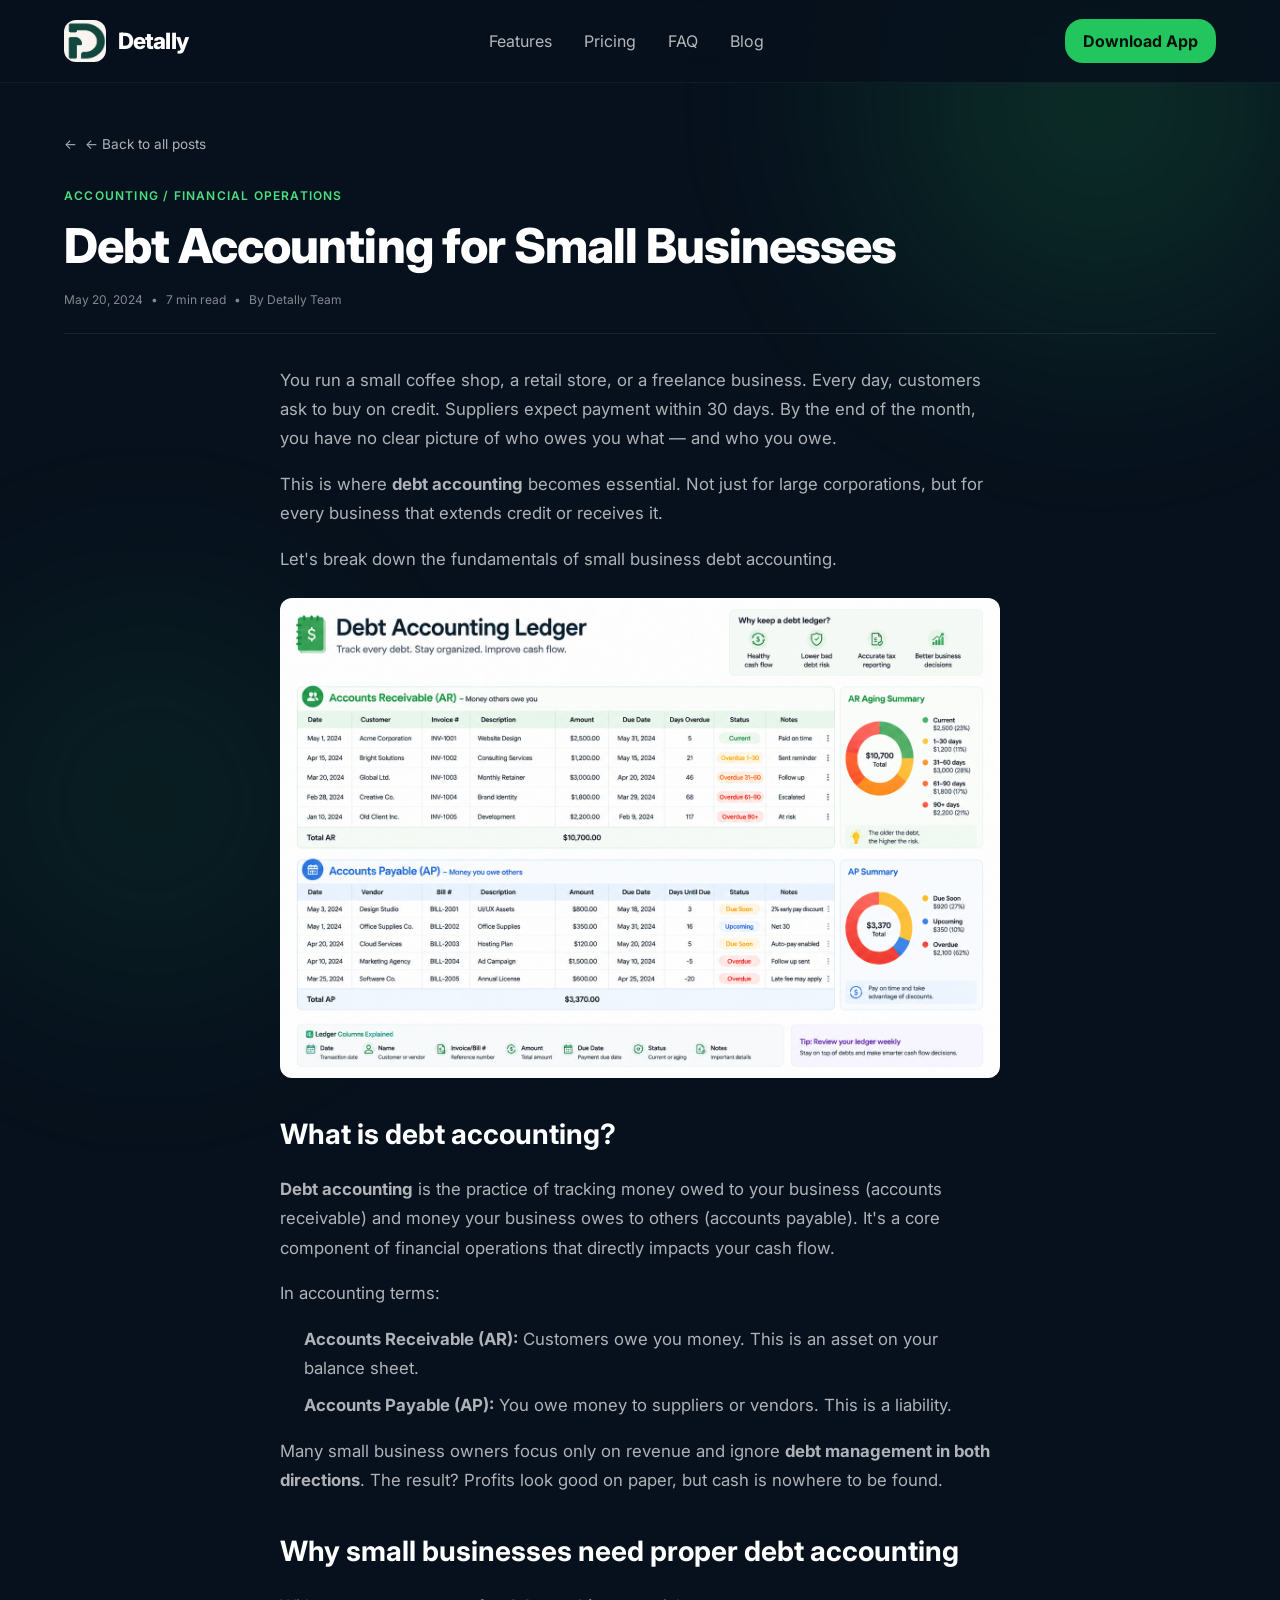
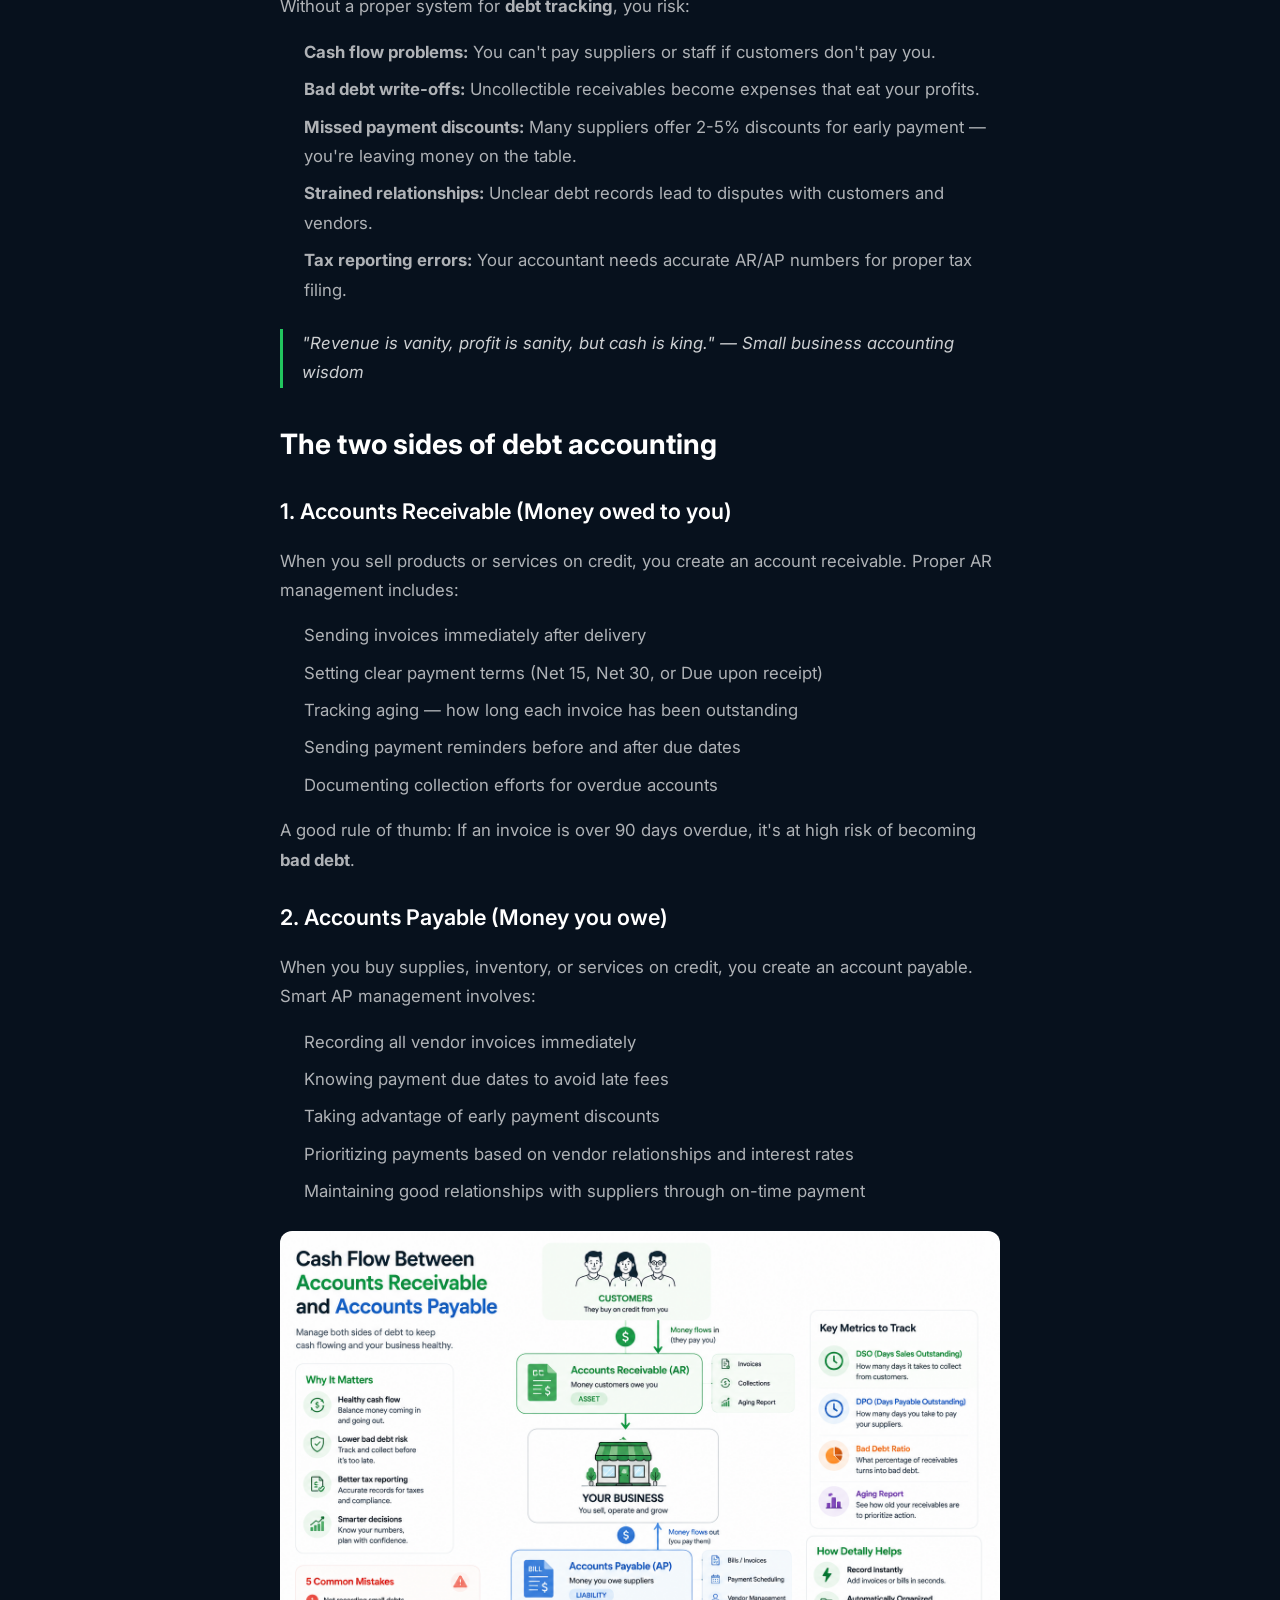
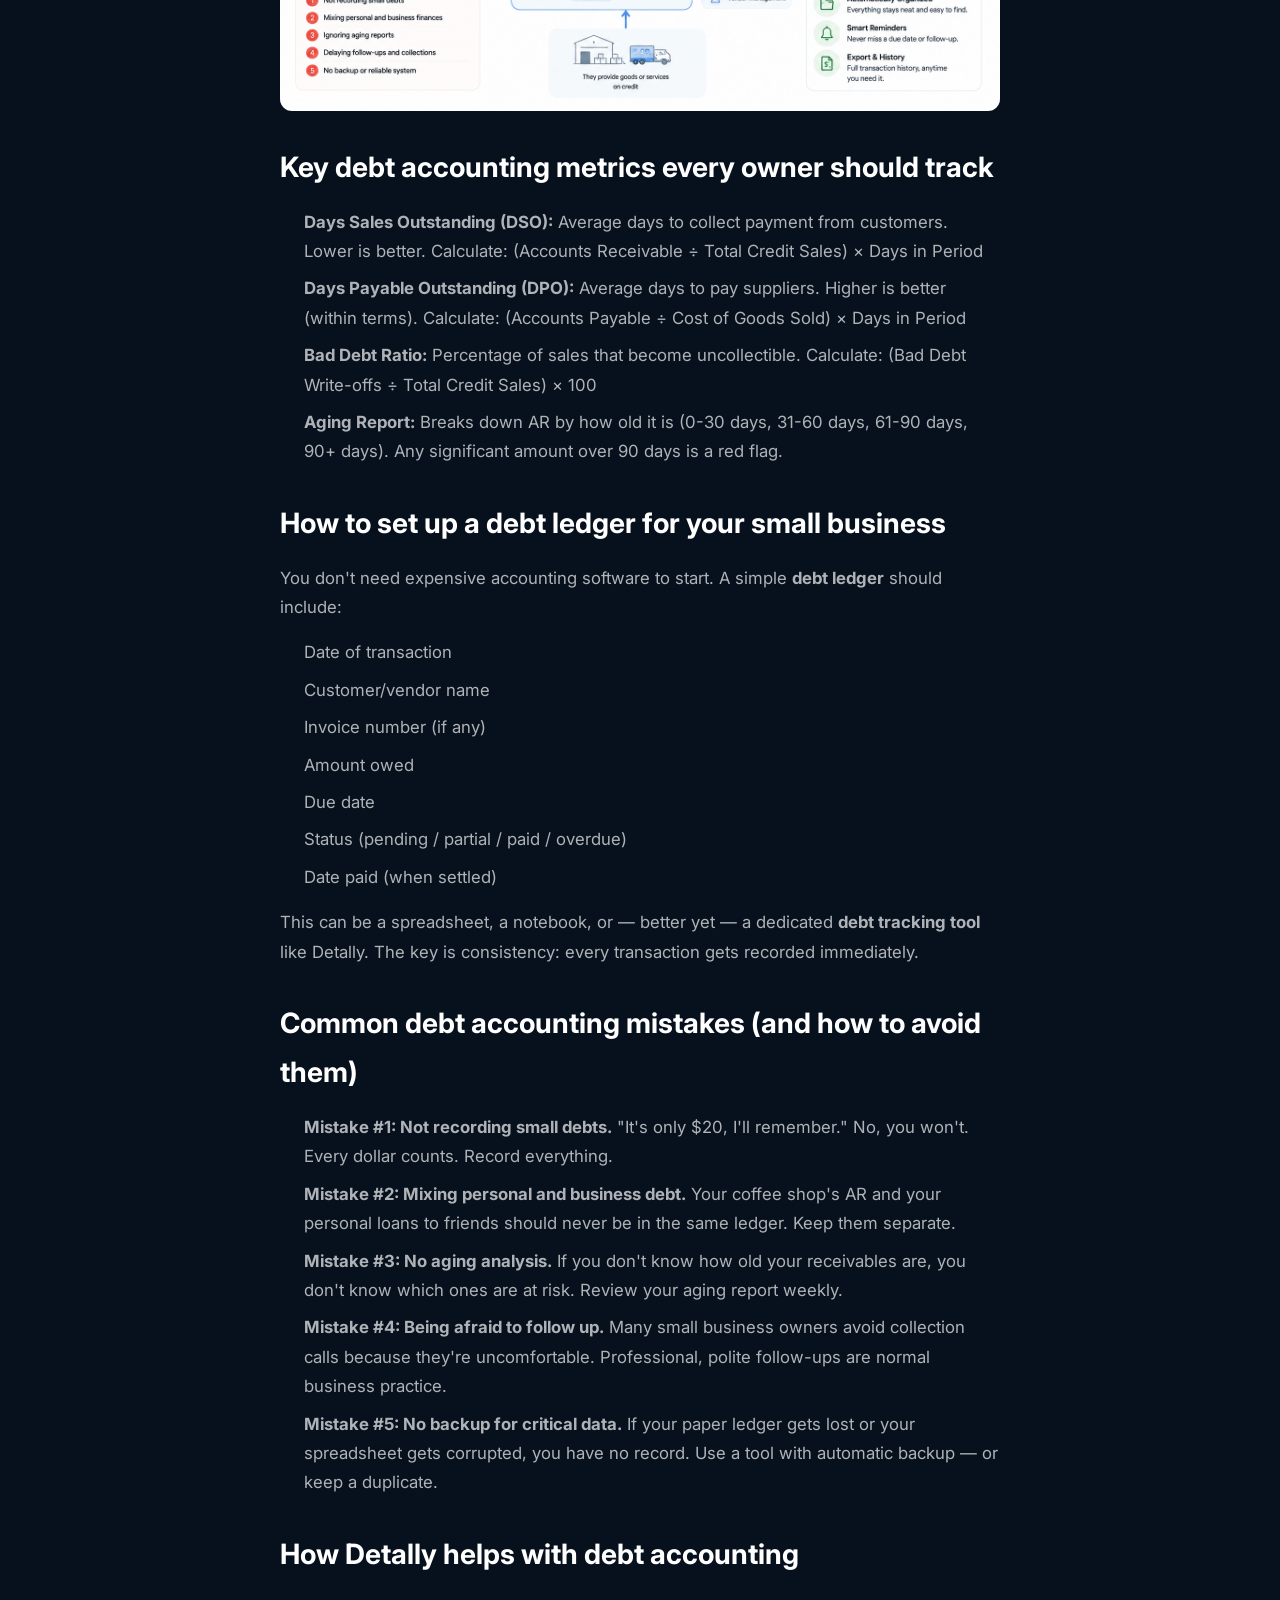
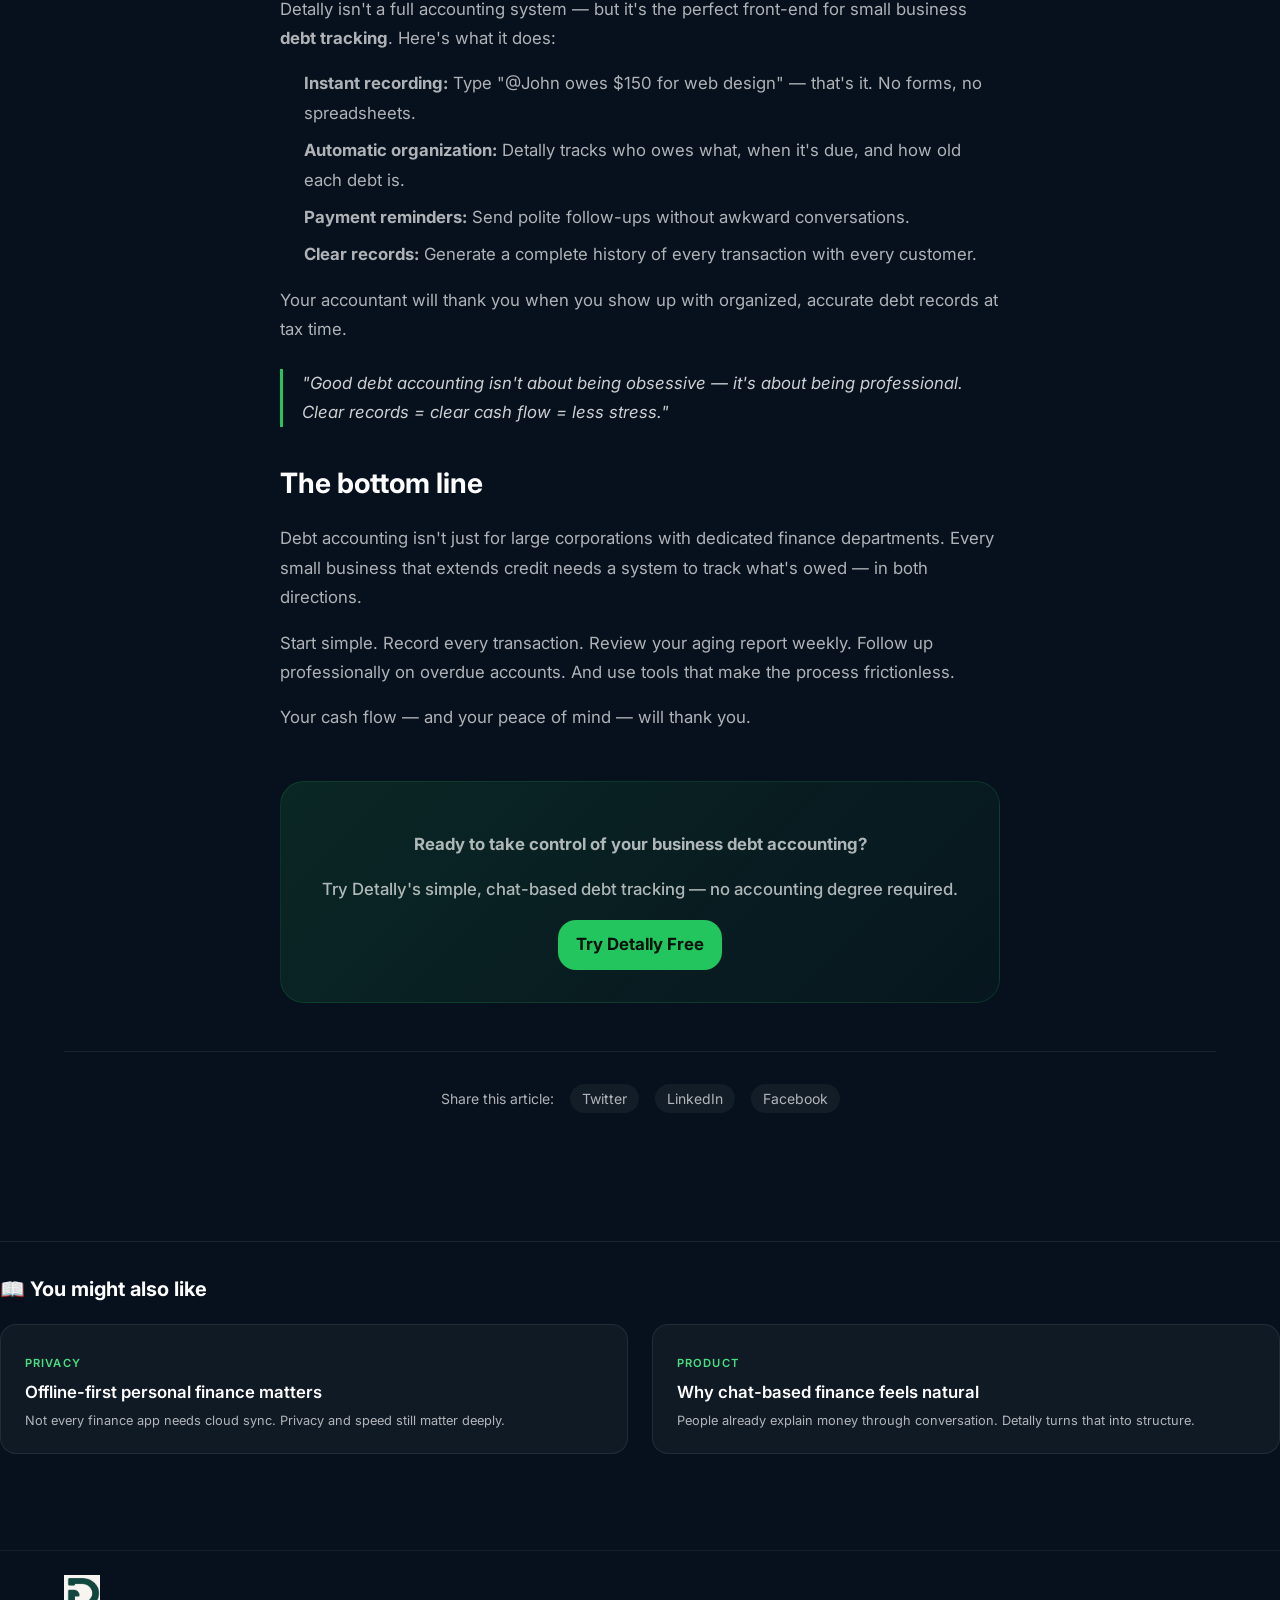
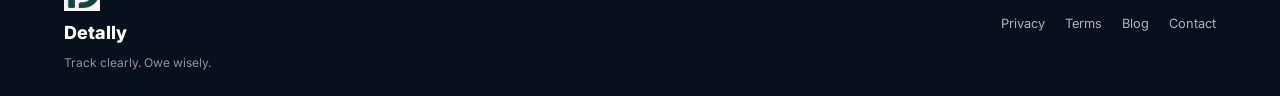
<file: blog/debt-accounting-for-small-businesses.html>
<!DOCTYPE html>
<html lang="en">

<head>
    <meta charset="UTF-8">
    <meta name="viewport" content="width=device-width, initial-scale=1.0">

    <link rel="icon" href="/assets/favicon/favicon.ico" type="image/x-icon">
    <link rel="icon" type="image/png" sizes="32x32" href="/assets/favicon/favicon-32x32.png">
    <link rel="icon" type="image/png" sizes="16x16" href="/assets/favicon/favicon-16x16.png">
    <link rel="apple-touch-icon" sizes="180x180" href="/assets/favicon/apple-touch-icon.png">

    <title>Debt Accounting for Small Businesses | Detally Blog</title>
    <meta name="description"
        content="Learn the fundamentals of debt accounting for small businesses. Discover how to track accounts receivable, manage cash flow, and build a professional debt ledger.">

    <!-- Open Graph / Social Share -->
    <meta property="og:title" content="Debt Accounting for Small Businesses">
    <meta property="og:description"
        content="Learn the fundamentals of debt accounting for small businesses. Track accounts receivable, manage cash flow, and build a professional debt ledger.">
    <meta property="og:image" content="/assets/detally.png">
    <meta property="og:url" content="https://detally.app/blog/debt-accounting-for-small-businesses.html">
    <meta property="og:type" content="article">

    <meta name="twitter:card" content="summary_large_image">
    <meta name="twitter:title" content="Debt Accounting for Small Businesses">
    <meta name="twitter:description" content="Learn the fundamentals of debt accounting for small businesses.">
    <meta name="twitter:image" content="/assets/detally.png">

    <link rel="preconnect" href="https://fonts.googleapis.com">
    <link rel="preconnect" href="https://fonts.gstatic.com" crossorigin>
    <link rel="stylesheet" href="/style.css">
    <link rel="stylesheet" href="/blog/blog.css">
</head>

<body>
    <a href="#main-content" class="skip-link">Skip to main content</a>

    <!-- Header -->
    <header class="site-header">
        <div class="container header-inner">
            <a href="/" class="logo-link" aria-label="Detally home">
                <img src="/assets/logo-detally.png" alt="Detally logo" class="logo-img" width="42" height="42">
                <span class="site-title">Detally</span>
            </a>
            <nav class="main-nav" aria-label="Main navigation">
                <ul>
                    <li><a href="/#features">Features</a></li>
                    <li><a href="/#pricing">Pricing</a></li>
                    <li><a href="/#faq">FAQ</a></li>
                    <li><a href="/blog/" class="active">Blog</a></li>
                </ul>
            </nav>
            <button class="mobile-menu-btn" aria-label="Menu" aria-expanded="false">
                <span class="hamburger"></span>
            </button>
            <a href="https://play.google.com/store/apps/details?id=com.trungho.detally&rdid=com.trungho.detally&feature=md&offerId&utm_source=detally.app" class="cta-btn header-cta">Download App</a>
        </div>

        <nav id="mobile-nav" class="mobile-nav" aria-label="Mobile navigation" hidden>
            <ul>
                <li><a href="/#features">Features</a></li>
                <li><a href="/#pricing">Pricing</a></li>
                <li><a href="/#faq">FAQ</a></li>
                <li><a href="/blog/">Blog</a></li>
            </ul>
        </nav>
    </header>

    <main id="main-content">
        <article class="blog-post">
            <div class="container">
                <div class="post-back">
                    <a href="/blog/" class="back-link">← Back to all posts</a>
                </div>

                <div class="post-header">
                    <div class="post-category">Accounting / Financial Operations</div>
                    <h1>Debt Accounting for Small Businesses</h1>
                    <div class="post-meta">
                        <time datetime="2024-05-20">May 20, 2024</time>
                        <span>•</span>
                        <span>7 min read</span>
                        <span>•</span>
                        <span>By Detally Team</span>
                    </div>
                </div>

                <div class="post-content">
                    <p>You run a small coffee shop, a retail store, or a freelance business. Every day, customers ask to
                        buy on credit. Suppliers expect payment within 30 days. By the end of the month, you have no
                        clear picture of who owes you what — and who you owe.</p>

                    <p>This is where <strong>debt accounting</strong> becomes essential. Not just for large
                        corporations, but for every business that extends credit or receives it.</p>

                    <p>Let's break down the fundamentals of small business debt accounting.</p>

                    <img src="/assets/blog/debt-accounting-ledger.png"
                        alt="Professional debt ledger showing accounts receivable and payable" loading="lazy"
                        onerror="this.style.display='none'">

                    <h2>What is debt accounting?</h2>

                    <p><strong>Debt accounting</strong> is the practice of tracking money owed to your business
                        (accounts receivable) and money your business owes to others (accounts payable). It's a core
                        component of financial operations that directly impacts your cash flow.</p>

                    <p>In accounting terms:</p>

                    <ul>
                        <li><strong>Accounts Receivable (AR):</strong> Customers owe you money. This is an asset on your
                            balance sheet.</li>
                        <li><strong>Accounts Payable (AP):</strong> You owe money to suppliers or vendors. This is a
                            liability.</li>
                    </ul>

                    <p>Many small business owners focus only on revenue and ignore <strong>debt management in both
                            directions</strong>. The result? Profits look good on paper, but cash is nowhere to be
                        found.</p>

                    <h2>Why small businesses need proper debt accounting</h2>

                    <p>Without a proper system for <strong>debt tracking</strong>, you risk:</p>

                    <ul>
                        <li><strong>Cash flow problems:</strong> You can't pay suppliers or staff if customers don't pay
                            you.</li>
                        <li><strong>Bad debt write-offs:</strong> Uncollectible receivables become expenses that eat
                            your profits.</li>
                        <li><strong>Missed payment discounts:</strong> Many suppliers offer 2-5% discounts for early
                            payment — you're leaving money on the table.</li>
                        <li><strong>Strained relationships:</strong> Unclear debt records lead to disputes with
                            customers and vendors.</li>
                        <li><strong>Tax reporting errors:</strong> Your accountant needs accurate AR/AP numbers for
                            proper tax filing.</li>
                    </ul>

                    <blockquote>
                        <p>"Revenue is vanity, profit is sanity, but cash is king." — Small business accounting wisdom
                        </p>
                    </blockquote>

                    <h2>The two sides of debt accounting</h2>

                    <h3>1. Accounts Receivable (Money owed to you)</h3>

                    <p>When you sell products or services on credit, you create an account receivable. Proper AR
                        management includes:</p>

                    <ul>
                        <li>Sending invoices immediately after delivery</li>
                        <li>Setting clear payment terms (Net 15, Net 30, or Due upon receipt)</li>
                        <li>Tracking aging — how long each invoice has been outstanding</li>
                        <li>Sending payment reminders before and after due dates</li>
                        <li>Documenting collection efforts for overdue accounts</li>
                    </ul>

                    <p>A good rule of thumb: If an invoice is over 90 days overdue, it's at high risk of becoming
                        <strong>bad debt</strong>.
                    </p>

                    <h3>2. Accounts Payable (Money you owe)</h3>

                    <p>When you buy supplies, inventory, or services on credit, you create an account payable. Smart AP
                        management involves:</p>

                    <ul>
                        <li>Recording all vendor invoices immediately</li>
                        <li>Knowing payment due dates to avoid late fees</li>
                        <li>Taking advantage of early payment discounts</li>
                        <li>Prioritizing payments based on vendor relationships and interest rates</li>
                        <li>Maintaining good relationships with suppliers through on-time payment</li>
                    </ul>

                    <img src="/assets/blog/cash-flow-diagram.png"
                        alt="Diagram showing cash flow between accounts receivable and payable" loading="lazy"
                        onerror="this.style.display='none'">

                    <h2>Key debt accounting metrics every owner should track</h2>

                    <ul>
                        <li><strong>Days Sales Outstanding (DSO):</strong> Average days to collect payment from
                            customers. Lower is better. Calculate: (Accounts Receivable ÷ Total Credit Sales) × Days in
                            Period</li>
                        <li><strong>Days Payable Outstanding (DPO):</strong> Average days to pay suppliers. Higher is
                            better (within terms). Calculate: (Accounts Payable ÷ Cost of Goods Sold) × Days in Period
                        </li>
                        <li><strong>Bad Debt Ratio:</strong> Percentage of sales that become uncollectible. Calculate:
                            (Bad Debt Write-offs ÷ Total Credit Sales) × 100</li>
                        <li><strong>Aging Report:</strong> Breaks down AR by how old it is (0-30 days, 31-60 days, 61-90
                            days, 90+ days). Any significant amount over 90 days is a red flag.</li>
                    </ul>

                    <h2>How to set up a debt ledger for your small business</h2>

                    <p>You don't need expensive accounting software to start. A simple <strong>debt ledger</strong>
                        should include:</p>

                    <ul>
                        <li>Date of transaction</li>
                        <li>Customer/vendor name</li>
                        <li>Invoice number (if any)</li>
                        <li>Amount owed</li>
                        <li>Due date</li>
                        <li>Status (pending / partial / paid / overdue)</li>
                        <li>Date paid (when settled)</li>
                    </ul>

                    <p>This can be a spreadsheet, a notebook, or — better yet — a dedicated <strong>debt tracking
                            tool</strong> like Detally. The key is consistency: every transaction gets recorded
                        immediately.</p>

                    <h2>Common debt accounting mistakes (and how to avoid them)</h2>

                    <ul>
                        <li><strong>Mistake #1: Not recording small debts.</strong> "It's only $20, I'll remember." No,
                            you won't. Every dollar counts. Record everything.</li>
                        <li><strong>Mistake #2: Mixing personal and business debt.</strong> Your coffee shop's AR and
                            your personal loans to friends should never be in the same ledger. Keep them separate.</li>
                        <li><strong>Mistake #3: No aging analysis.</strong> If you don't know how old your receivables
                            are, you don't know which ones are at risk. Review your aging report weekly.</li>
                        <li><strong>Mistake #4: Being afraid to follow up.</strong> Many small business owners avoid
                            collection calls because they're uncomfortable. Professional, polite follow-ups are normal
                            business practice.</li>
                        <li><strong>Mistake #5: No backup for critical data.</strong> If your paper ledger gets lost or
                            your spreadsheet gets corrupted, you have no record. Use a tool with automatic backup — or
                            keep a duplicate.</li>
                    </ul>

                    <h2>How Detally helps with debt accounting</h2>

                    <p>Detally isn't a full accounting system — but it's the perfect front-end for small business
                        <strong>debt tracking</strong>. Here's what it does:
                    </p>

                    <ul>
                        <li><strong>Instant recording:</strong> Type "@John owes $150 for web design" — that's it. No
                            forms, no spreadsheets.</li>
                        <li><strong>Automatic organization:</strong> Detally tracks who owes what, when it's due, and
                            how old each debt is.</li>
                        <li><strong>Payment reminders:</strong> Send polite follow-ups without awkward conversations.
                        </li>
                        <li><strong>Clear records:</strong> Generate a complete history of every transaction with every
                            customer.</li>
                    </ul>

                    <p>Your accountant will thank you when you show up with organized, accurate debt records at tax
                        time.</p>

                    <blockquote>
                        <p>"Good debt accounting isn't about being obsessive — it's about being professional. Clear
                            records = clear cash flow = less stress."</p>
                    </blockquote>

                    <h2>The bottom line</h2>

                    <p>Debt accounting isn't just for large corporations with dedicated finance departments. Every small
                        business that extends credit needs a system to track what's owed — in both directions.</p>

                    <p>Start simple. Record every transaction. Review your aging report weekly. Follow up professionally
                        on overdue accounts. And use tools that make the process frictionless.</p>

                    <p>Your cash flow — and your peace of mind — will thank you.</p>

                    <!-- Post CTA -->
                    <div class="post-cta">
                        <p><strong>Ready to take control of your business debt accounting?</strong></p>
                        <p>Try Detally's simple, chat-based debt tracking — no accounting degree required.</p>
                        <a href="https://play.google.com/store/apps/details?id=com.trungho.detally&rdid=com.trungho.detally&feature=md&offerId&utm_source=detally.app" class="cta-btn">Try Detally Free</a>
                    </div>
                </div>

                <div class="post-footer">
                    <div class="post-share">
                        <span>Share this article:</span>
                        <a href="#" class="share-twitter">Twitter</a>
                        <a href="#" class="share-linkedin">LinkedIn</a>
                        <a href="#" class="share-facebook">Facebook</a>
                    </div>
                </div>
            </div>
        </article>
        <!-- Related Posts -->
        <section class="related-posts">
            <h3>📖 You might also like</h3>
            <div class="related-grid">
                <a href="/blog/offline-first-personal-finance-matters" class="related-card">
                    <span class="related-category">Privacy</span>
                    <h4>Offline-first personal finance matters</h4>
                    <p class="related-excerpt">Not every finance app needs cloud sync. Privacy and speed still matter
                        deeply.</p>
                </a>
                <a href="/blog/why-chat-based-finance-feels-natural" class="related-card">
                    <span class="related-category">Product</span>
                    <h4>Why chat-based finance feels natural</h4>
                    <p class="related-excerpt">People already explain money through conversation. Detally turns that
                        into
                        structure.</p>
                </a>
            </div>
        </section>
    </main>

    <!-- Footer -->
    <footer class="site-footer">
        <div class="container footer-inner">
            <div class="footer-brand">
                <img src="/assets/logo-detally.png" alt="Detally logo" width="44" height="44" loading="lazy">
                <h3 class="footer-title">Detally</h3>
                <p>Track clearly. Owe wisely.</p>
            </div>
            <nav class="footer-nav" aria-label="Footer navigation">
                <a href="https://www.freeprivacypolicy.com/live/0b694c92-edd3-41c4-bc44-e917e0bb46de">Privacy</a>
                <a href="/terms">Terms</a>
                <a href="/blog/">Blog</a>
                <a href="mailto:hello@detally.app">Contact</a>
            </nav>
        </div>
    </footer>

    <script src="/script.js"></script>
</body>

</html>
</file>
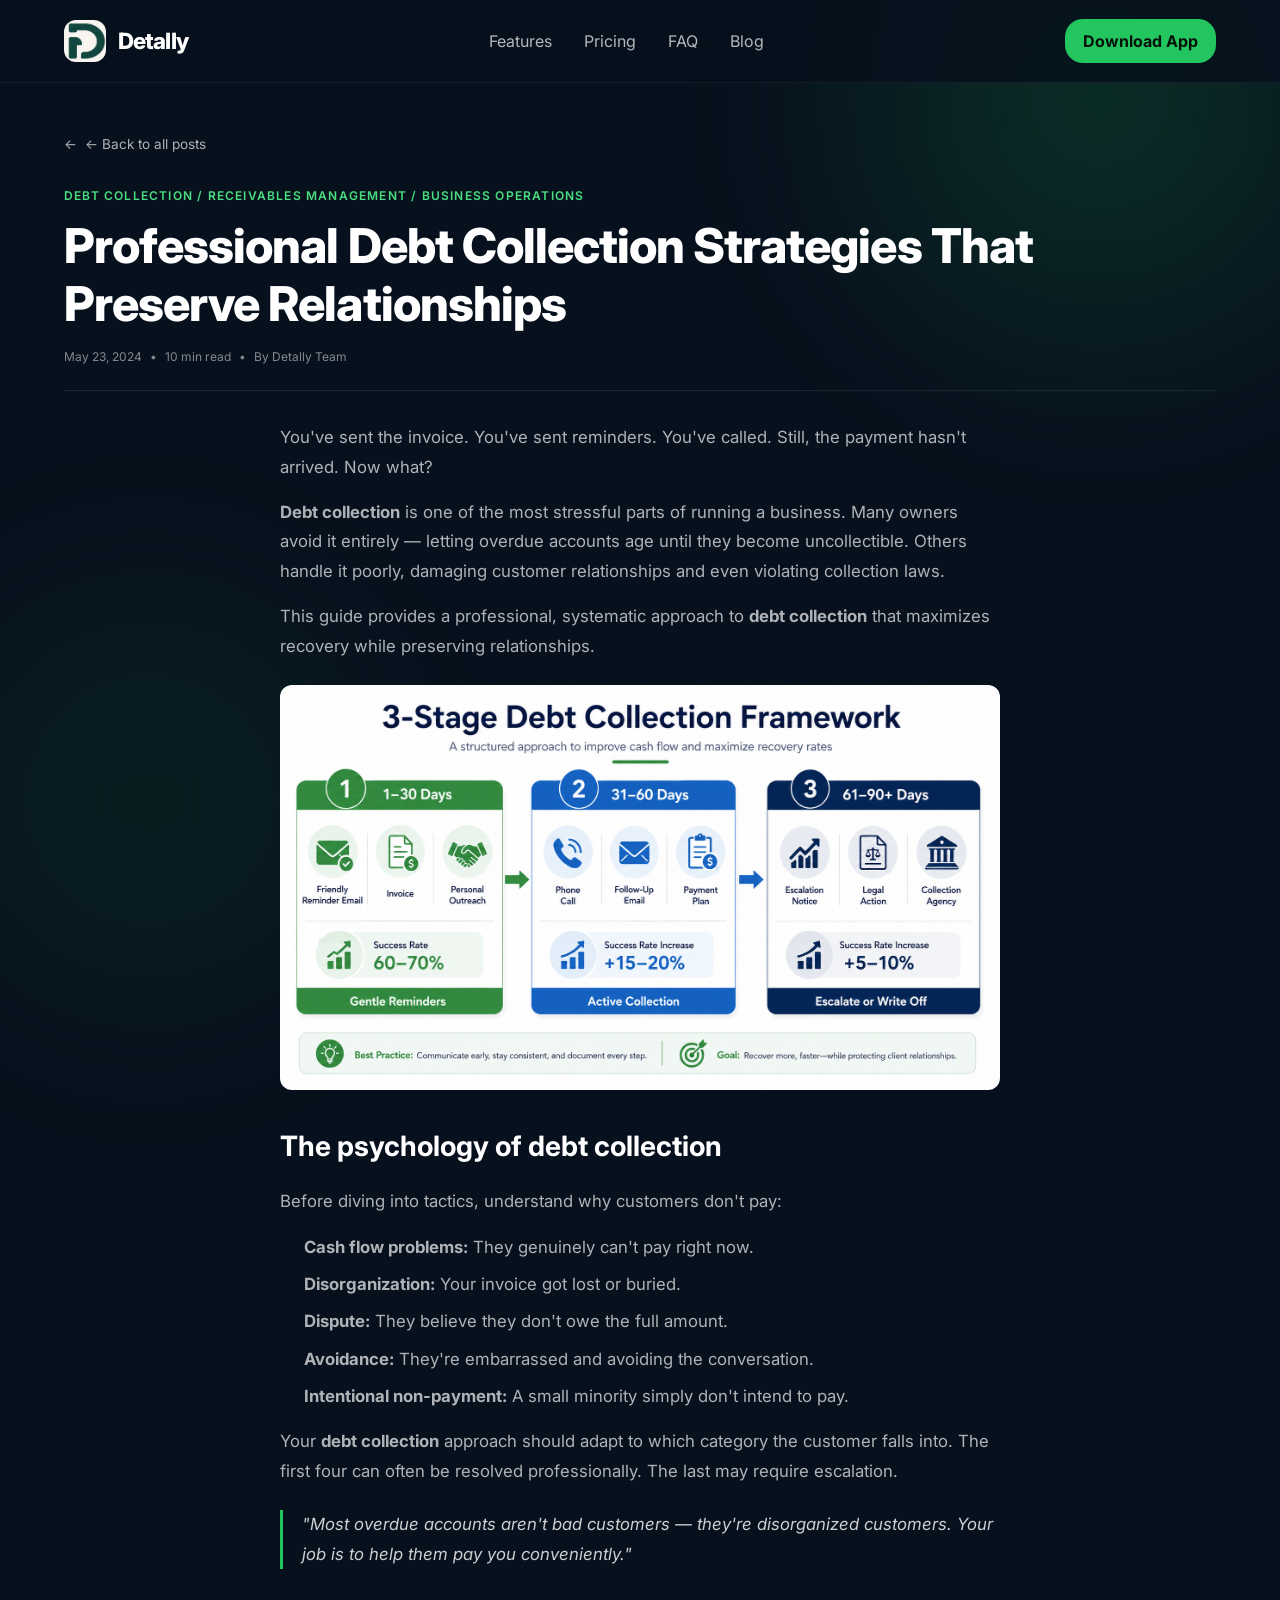
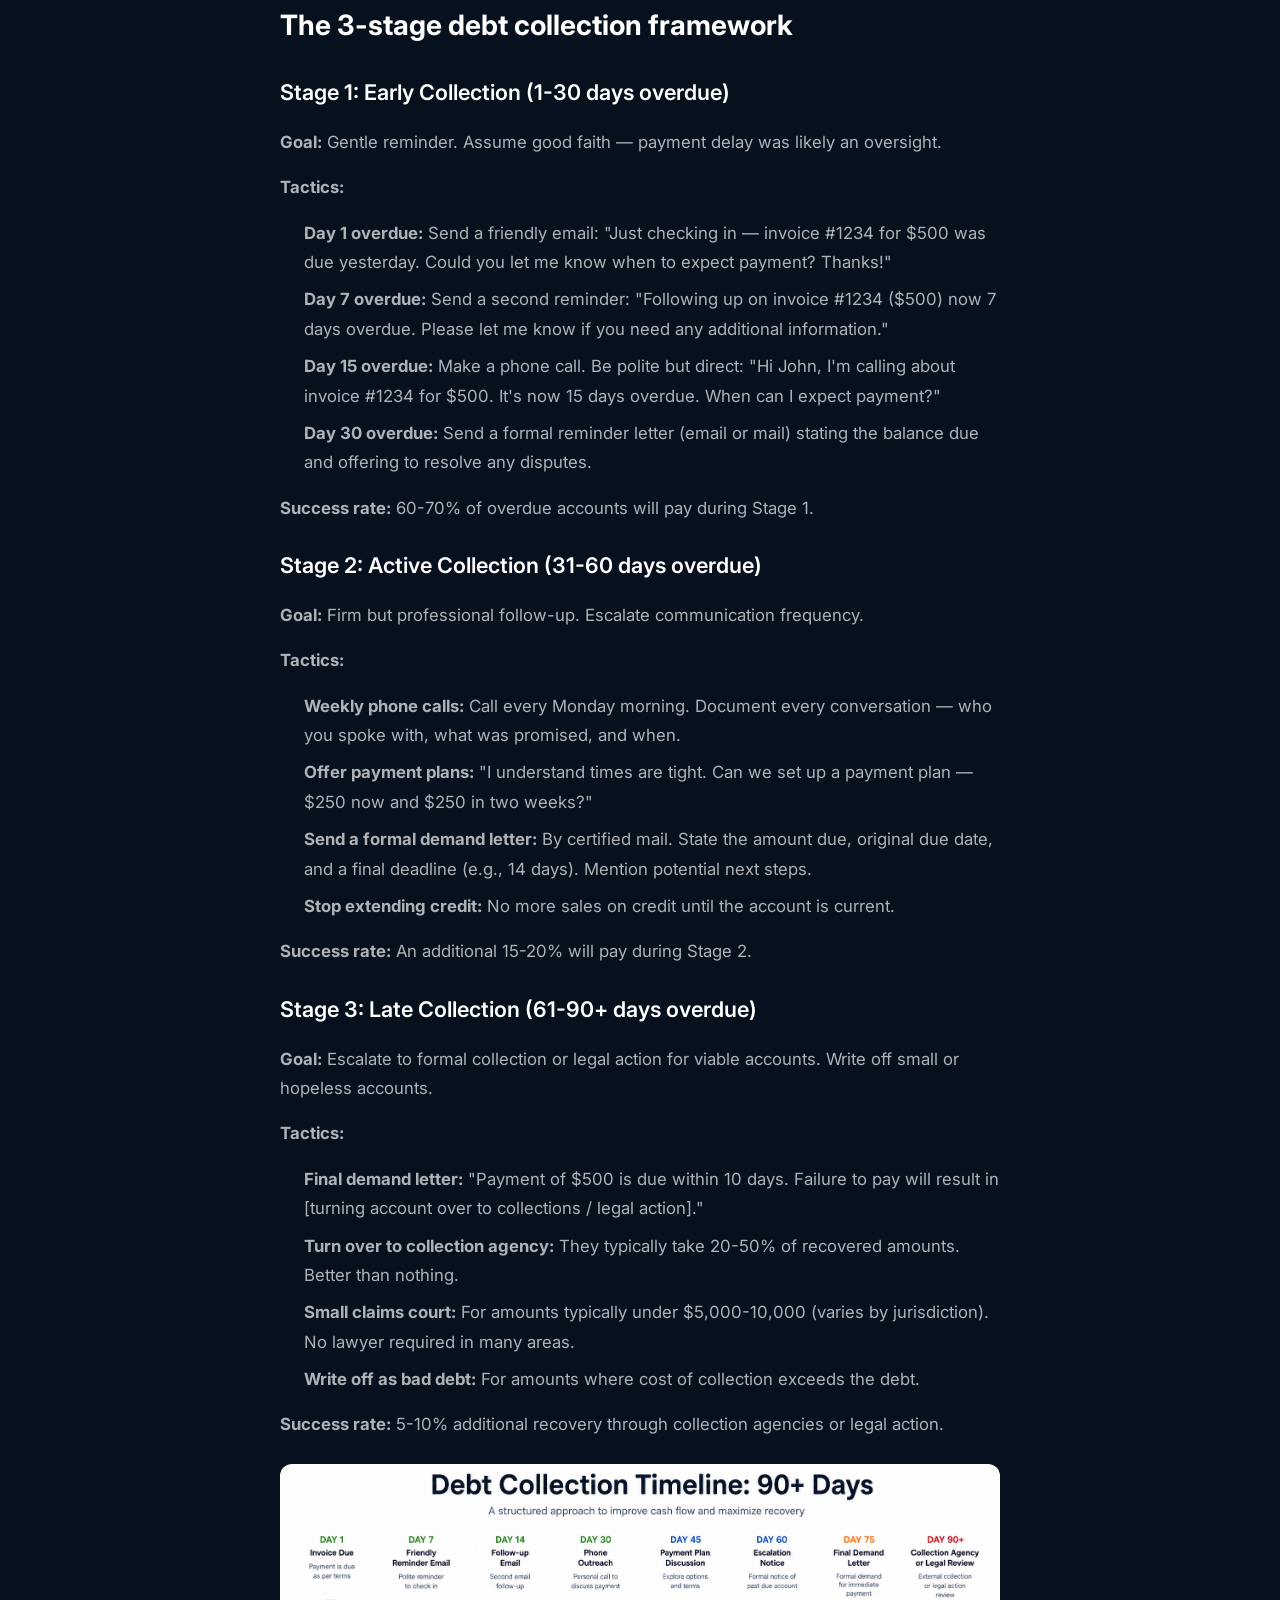
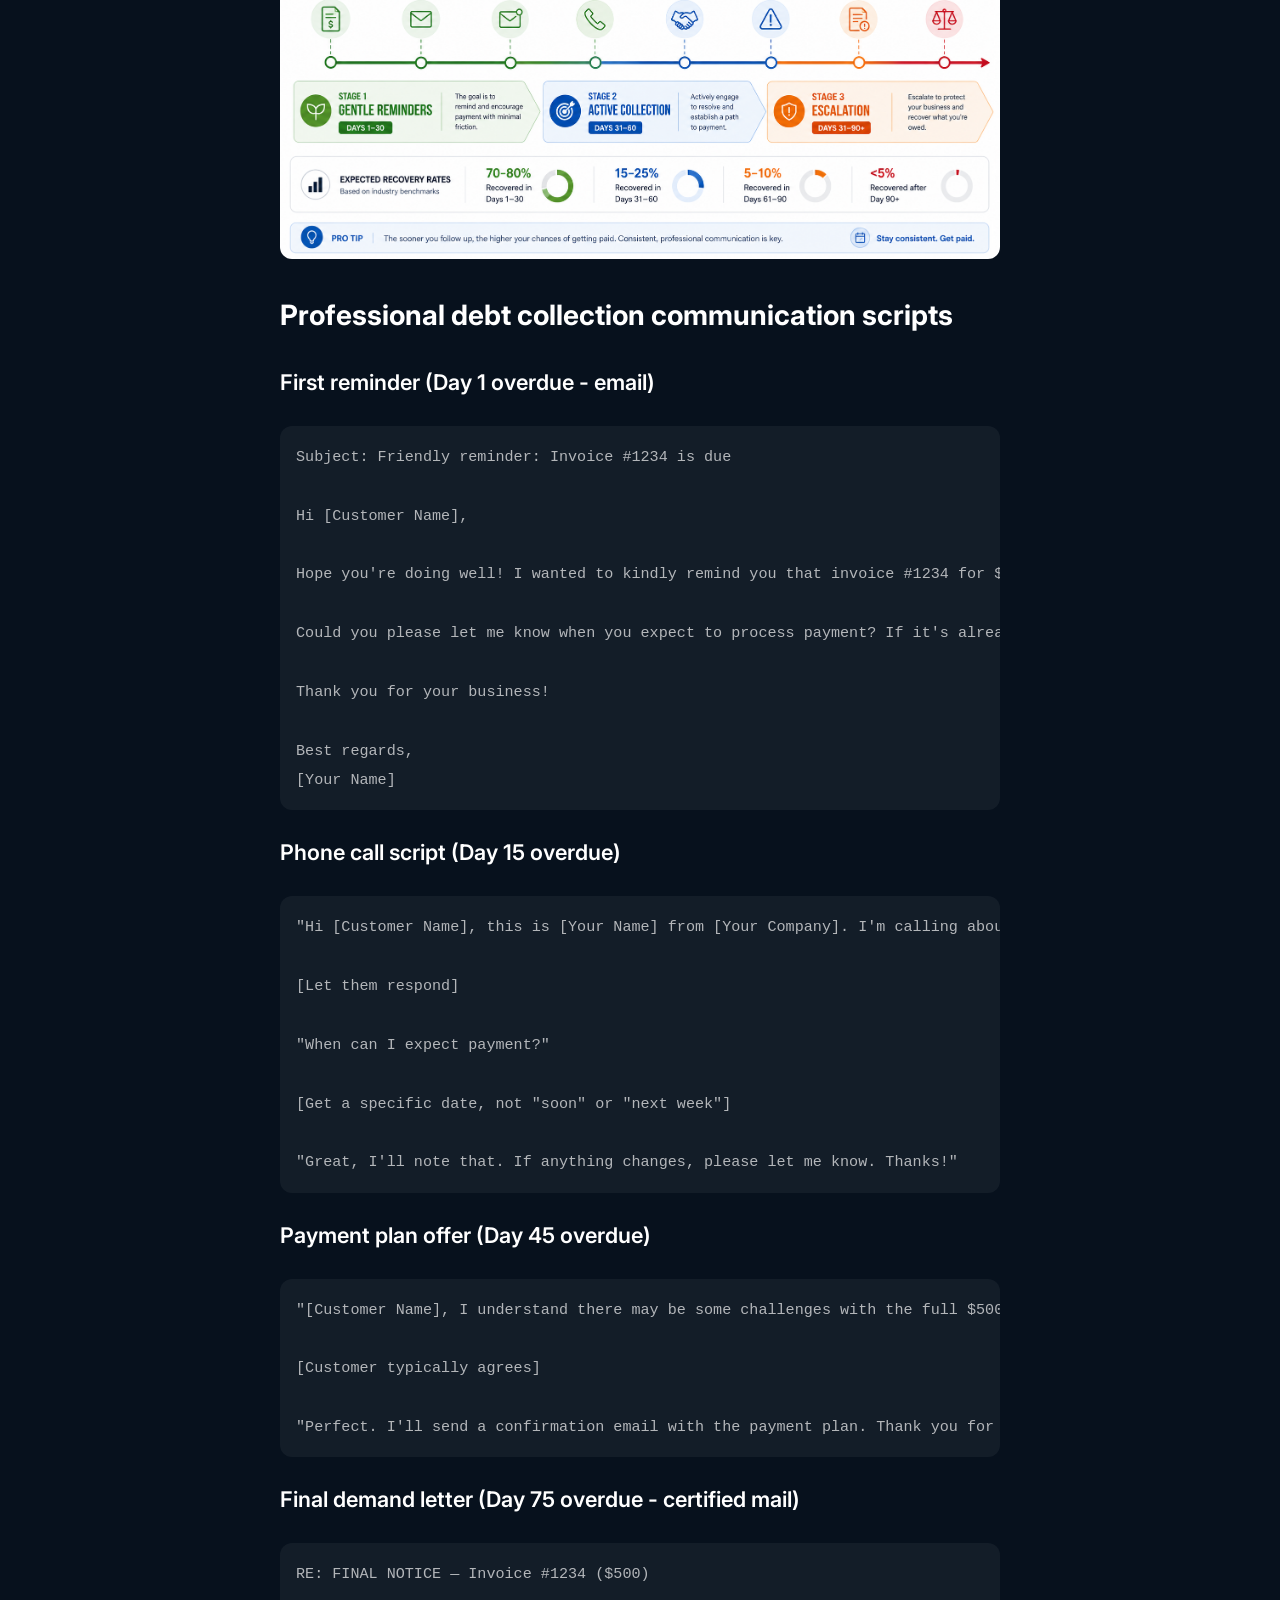
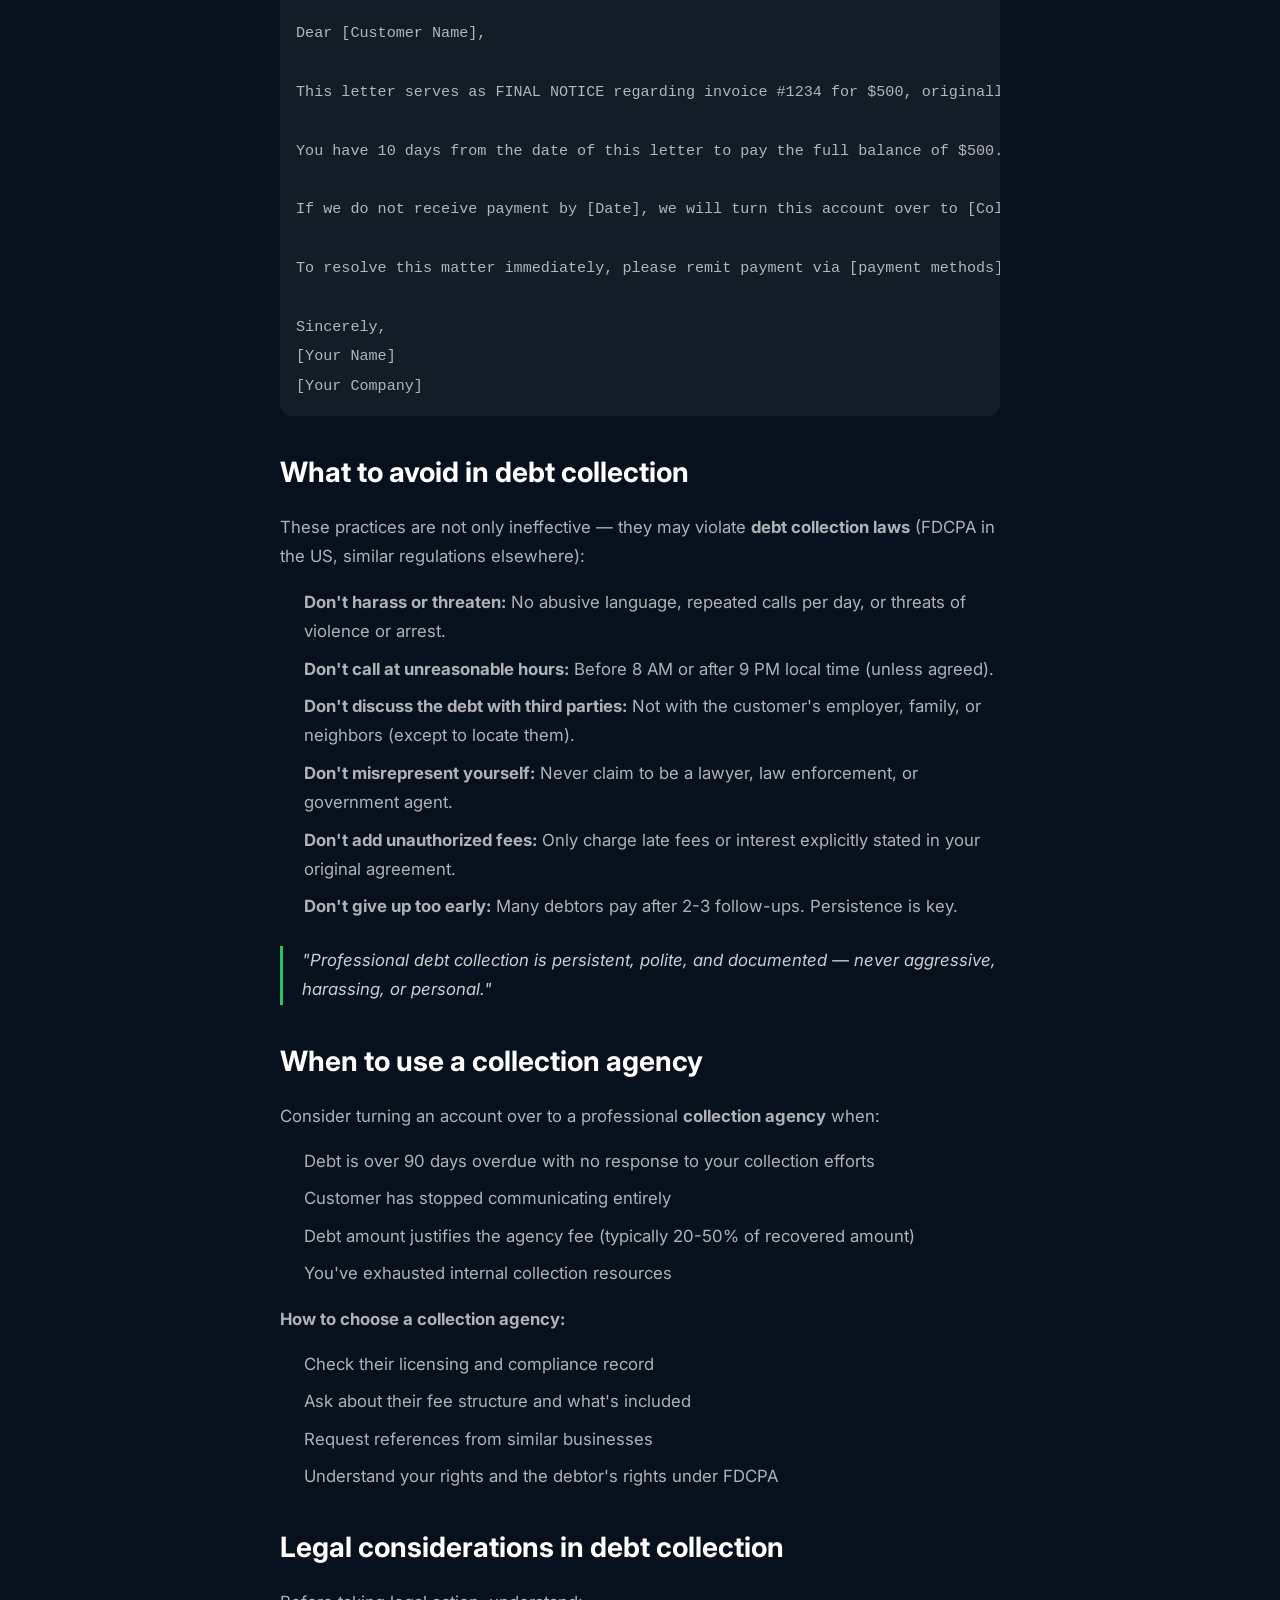
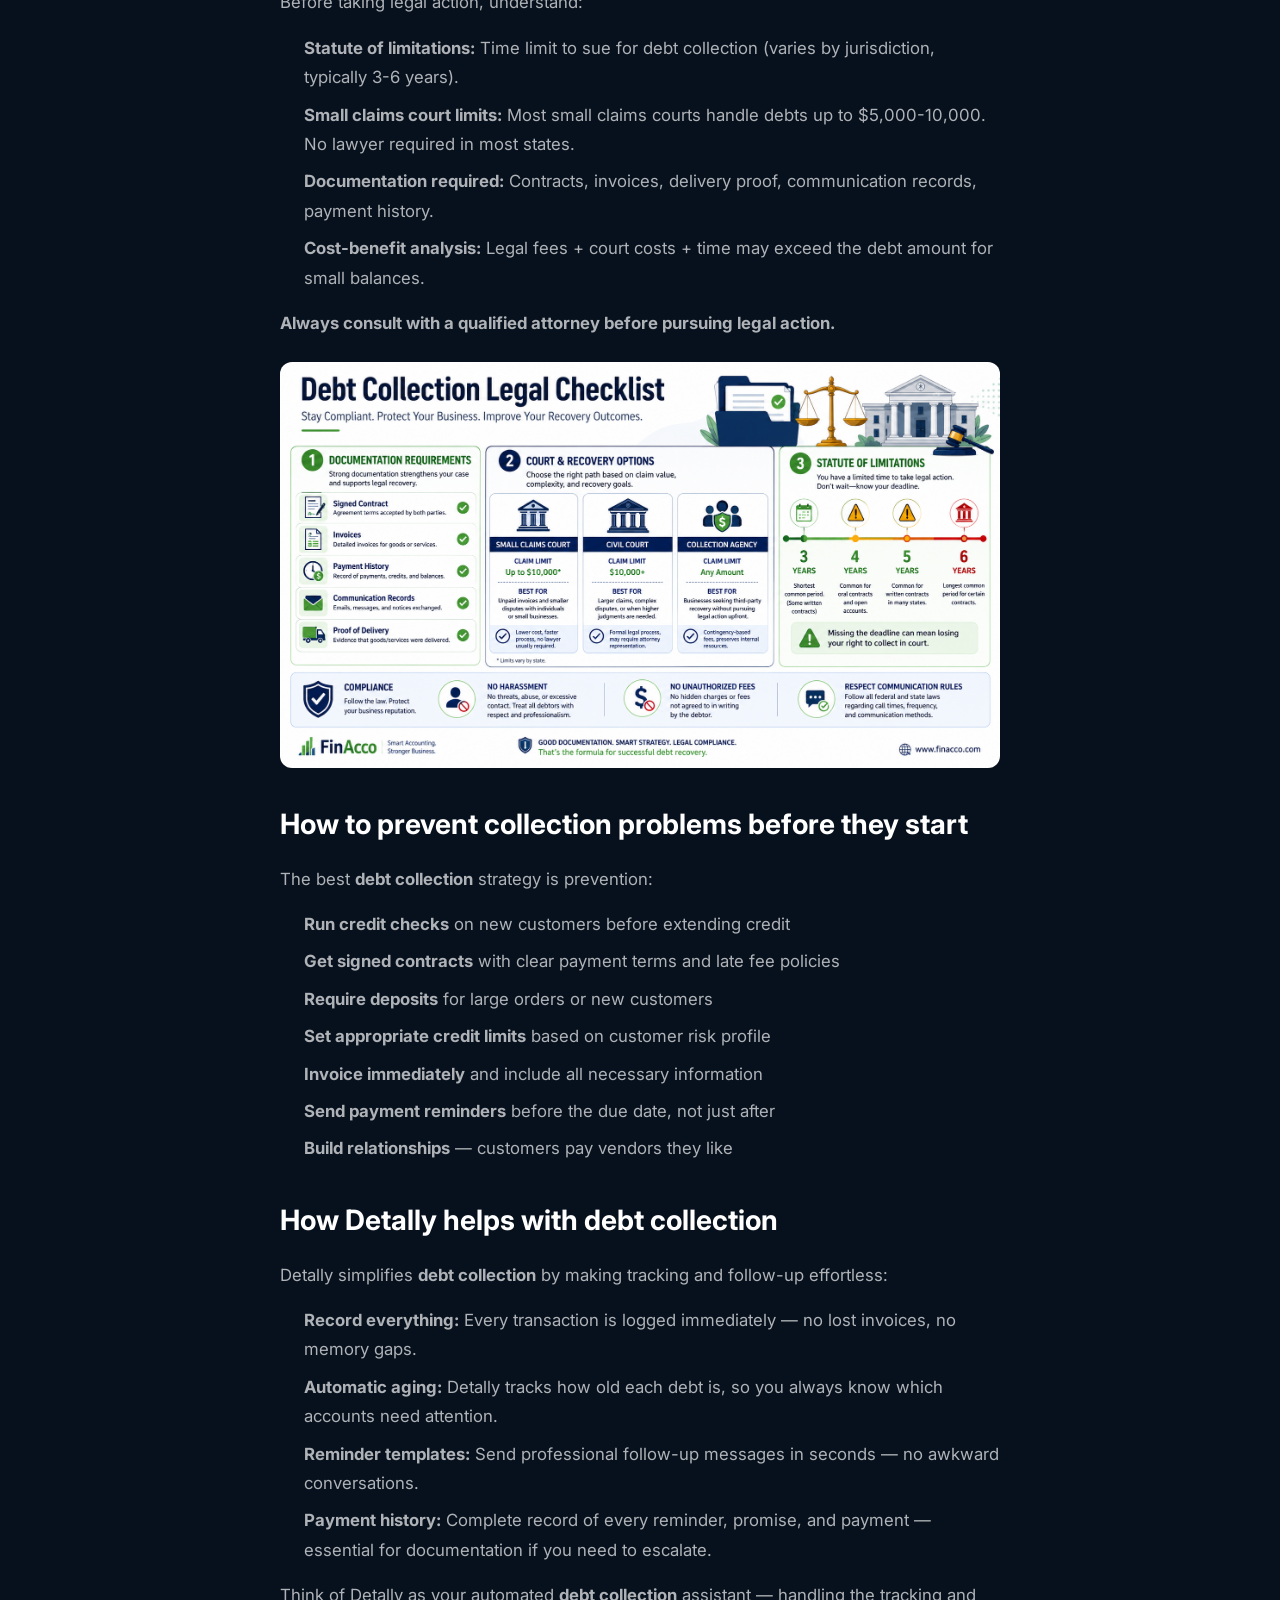
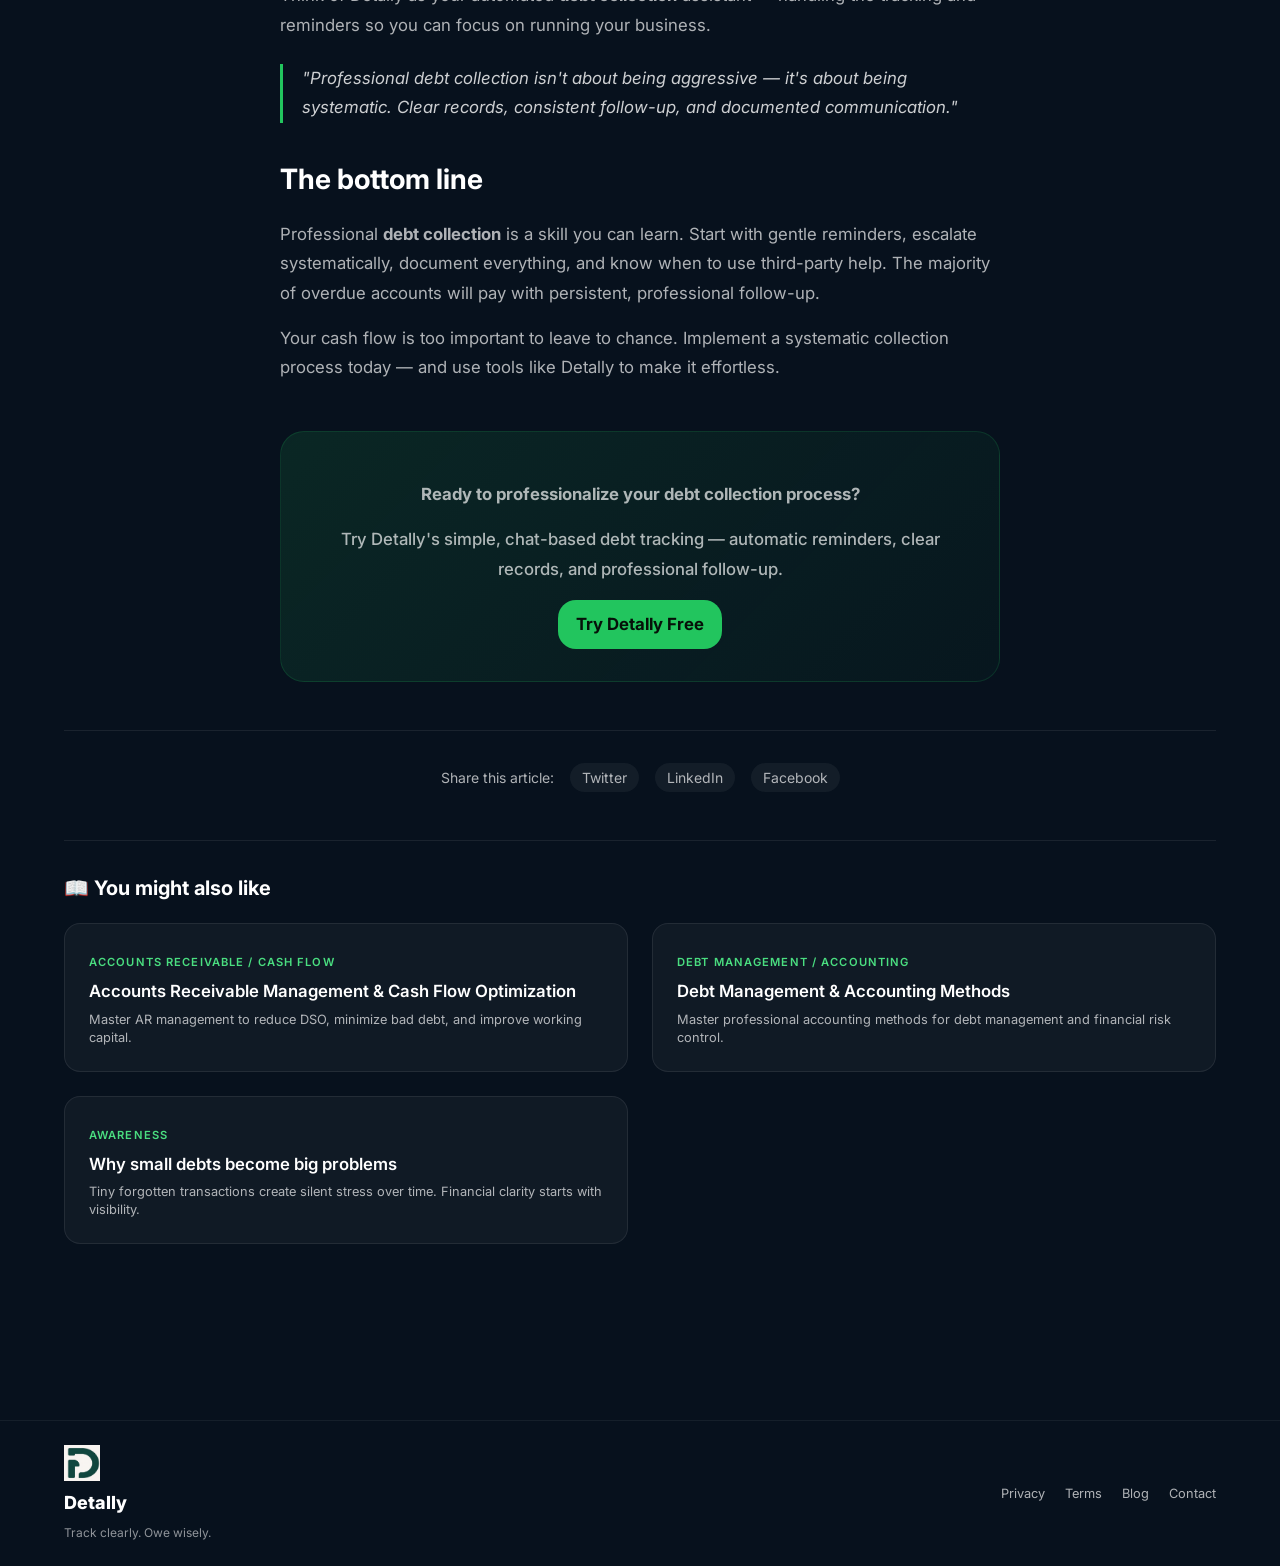
<file: blog/debt-collection-strategies-professional.html>
<!DOCTYPE html>
<html lang="en">

<head>
    <meta charset="UTF-8">
    <meta name="viewport" content="width=device-width, initial-scale=1.0">

    <link rel="icon" href="/assets/favicon/favicon.ico" type="image/x-icon">
    <link rel="icon" type="image/png" sizes="32x32" href="/assets/favicon/favicon-32x32.png">
    <link rel="icon" type="image/png" sizes="16x16" href="/assets/favicon/favicon-16x16.png">
    <link rel="apple-touch-icon" sizes="180x180" href="/assets/favicon/apple-touch-icon.png">

    <title>Professional Debt Collection Strategies That Preserve Relationships | Detally Blog</title>
    <meta name="description"
        content="Learn professional debt collection strategies that actually work. Discover how to recover overdue payments, communicate with debtors, and maintain customer relationships.">

    <!-- Open Graph / Social Share -->
    <meta property="og:title" content="Professional Debt Collection Strategies That Preserve Relationships">
    <meta property="og:description"
        content="Learn professional debt collection strategies that actually work. Recover overdue payments while maintaining customer relationships.">
    <meta property="og:image" content="/assets/detally.png">
    <meta property="og:url" content="https://detally.app/blog/debt-collection-strategies-professional.html">
    <meta property="og:type" content="article">

    <meta name="twitter:card" content="summary_large_image">
    <meta name="twitter:title" content="Professional Debt Collection Strategies">
    <meta name="twitter:description" content="Learn professional debt collection strategies that actually work.">
    <meta name="twitter:image" content="/assets/detally.png">

    <link rel="preconnect" href="https://fonts.googleapis.com">
    <link rel="preconnect" href="https://fonts.gstatic.com" crossorigin>
    <link rel="stylesheet" href="/style.css">
    <link rel="stylesheet" href="/blog/blog.css">
</head>

<body>
    <a href="#main-content" class="skip-link">Skip to main content</a>

    <!-- Header -->
    <header class="site-header">
        <div class="container header-inner">
            <a href="/" class="logo-link" aria-label="Detally home">
                <img src="/assets/logo-detally.png" alt="Detally logo" class="logo-img" width="42" height="42">
                <span class="site-title">Detally</span>
            </a>
            <nav class="main-nav" aria-label="Main navigation">
                <ul>
                    <li><a href="/#features">Features</a></li>
                    <li><a href="/#pricing">Pricing</a></li>
                    <li><a href="/#faq">FAQ</a></li>
                    <li><a href="/blog/" class="active">Blog</a></li>
                </ul>
            </nav>
            <button class="mobile-menu-btn" aria-label="Menu" aria-expanded="false">
                <span class="hamburger"></span>
            </button>
            <a href="https://play.google.com/store/apps/details?id=com.trungho.detally&rdid=com.trungho.detally&feature=md&offerId&utm_source=detally.app" class="cta-btn header-cta">Download App</a>
        </div>

        <nav id="mobile-nav" class="mobile-nav" aria-label="Mobile navigation" hidden>
            <ul>
                <li><a href="/#features">Features</a></li>
                <li><a href="/#pricing">Pricing</a></li>
                <li><a href="/#faq">FAQ</a></li>
                <li><a href="/blog/">Blog</a></li>
            </ul>
        </nav>
    </header>

    <main id="main-content">
        <article class="blog-post">
            <div class="container">
                <div class="post-back">
                    <a href="/blog/" class="back-link">← Back to all posts</a>
                </div>

                <div class="post-header">
                    <div class="post-category">Debt Collection / Receivables Management / Business Operations</div>
                    <h1>Professional Debt Collection Strategies That Preserve Relationships</h1>
                    <div class="post-meta">
                        <time datetime="2024-05-23">May 23, 2024</time>
                        <span>•</span>
                        <span>10 min read</span>
                        <span>•</span>
                        <span>By Detally Team</span>
                    </div>
                </div>

                <div class="post-content">
                    <p>You've sent the invoice. You've sent reminders. You've called. Still, the payment hasn't arrived.
                        Now what?</p>

                    <p><strong>Debt collection</strong> is one of the most stressful parts of running a business. Many
                        owners avoid it entirely — letting overdue accounts age until they become uncollectible. Others
                        handle it poorly, damaging customer relationships and even violating collection laws.</p>

                    <p>This guide provides a professional, systematic approach to <strong>debt collection</strong> that
                        maximizes recovery while preserving relationships.</p>

                    <img src="/assets/blog/debt-collection-stages.png"
                        alt="Debt collection stages diagram showing early, middle, and late stage collection strategies"
                        loading="lazy" onerror="this.style.display='none'">

                    <h2>The psychology of debt collection</h2>

                    <p>Before diving into tactics, understand why customers don't pay:</p>

                    <ul>
                        <li><strong>Cash flow problems:</strong> They genuinely can't pay right now.</li>
                        <li><strong>Disorganization:</strong> Your invoice got lost or buried.</li>
                        <li><strong>Dispute:</strong> They believe they don't owe the full amount.</li>
                        <li><strong>Avoidance:</strong> They're embarrassed and avoiding the conversation.</li>
                        <li><strong>Intentional non-payment:</strong> A small minority simply don't intend to pay.</li>
                    </ul>

                    <p>Your <strong>debt collection</strong> approach should adapt to which category the customer falls
                        into. The first four can often be resolved professionally. The last may require escalation.</p>

                    <blockquote>
                        <p>"Most overdue accounts aren't bad customers — they're disorganized customers. Your job is to
                            help them pay you conveniently."</p>
                    </blockquote>

                    <h2>The 3-stage debt collection framework</h2>

                    <h3>Stage 1: Early Collection (1-30 days overdue)</h3>

                    <p><strong>Goal:</strong> Gentle reminder. Assume good faith — payment delay was likely an
                        oversight.</p>

                    <p><strong>Tactics:</strong></p>

                    <ul>
                        <li><strong>Day 1 overdue:</strong> Send a friendly email: "Just checking in — invoice #1234 for
                            $500 was due yesterday. Could you let me know when to expect payment? Thanks!"</li>
                        <li><strong>Day 7 overdue:</strong> Send a second reminder: "Following up on invoice #1234
                            ($500) now 7 days overdue. Please let me know if you need any additional information."</li>
                        <li><strong>Day 15 overdue:</strong> Make a phone call. Be polite but direct: "Hi John, I'm
                            calling about invoice #1234 for $500. It's now 15 days overdue. When can I expect payment?"
                        </li>
                        <li><strong>Day 30 overdue:</strong> Send a formal reminder letter (email or mail) stating the
                            balance due and offering to resolve any disputes.</li>
                    </ul>

                    <p><strong>Success rate:</strong> 60-70% of overdue accounts will pay during Stage 1.</p>

                    <h3>Stage 2: Active Collection (31-60 days overdue)</h3>

                    <p><strong>Goal:</strong> Firm but professional follow-up. Escalate communication frequency.</p>

                    <p><strong>Tactics:</strong></p>

                    <ul>
                        <li><strong>Weekly phone calls:</strong> Call every Monday morning. Document every conversation
                            — who you spoke with, what was promised, and when.</li>
                        <li><strong>Offer payment plans:</strong> "I understand times are tight. Can we set up a payment
                            plan — $250 now and $250 in two weeks?"</li>
                        <li><strong>Send a formal demand letter:</strong> By certified mail. State the amount due,
                            original due date, and a final deadline (e.g., 14 days). Mention potential next steps.</li>
                        <li><strong>Stop extending credit:</strong> No more sales on credit until the account is
                            current.</li>
                    </ul>

                    <p><strong>Success rate:</strong> An additional 15-20% will pay during Stage 2.</p>

                    <h3>Stage 3: Late Collection (61-90+ days overdue)</h3>

                    <p><strong>Goal:</strong> Escalate to formal collection or legal action for viable accounts. Write
                        off small or hopeless accounts.</p>

                    <p><strong>Tactics:</strong></p>

                    <ul>
                        <li><strong>Final demand letter:</strong> "Payment of $500 is due within 10 days. Failure to pay
                            will result in [turning account over to collections / legal action]."</li>
                        <li><strong>Turn over to collection agency:</strong> They typically take 20-50% of recovered
                            amounts. Better than nothing.</li>
                        <li><strong>Small claims court:</strong> For amounts typically under $5,000-10,000 (varies by
                            jurisdiction). No lawyer required in many areas.</li>
                        <li><strong>Write off as bad debt:</strong> For amounts where cost of collection exceeds the
                            debt.</li>
                    </ul>

                    <p><strong>Success rate:</strong> 5-10% additional recovery through collection agencies or legal
                        action.</p>

                    <img src="/assets/blog/collection-stages-timeline.png"
                        alt="Timeline showing 3 collection stages with actions and success rates" loading="lazy"
                        onerror="this.style.display='none'">

                    <h2>Professional debt collection communication scripts</h2>

                    <h3>First reminder (Day 1 overdue - email)</h3>

                    <pre><code>Subject: Friendly reminder: Invoice #1234 is due

Hi [Customer Name],

Hope you're doing well! I wanted to kindly remind you that invoice #1234 for $500 was due yesterday.

Could you please let me know when you expect to process payment? If it's already been sent, please disregard this message.

Thank you for your business!

Best regards,
[Your Name]</code></pre>

                    <h3>Phone call script (Day 15 overdue)</h3>

                    <pre><code>"Hi [Customer Name], this is [Your Name] from [Your Company]. I'm calling about invoice #1234 for $500, which is now 15 days overdue. Do you have a moment to discuss?"

[Let them respond]

"When can I expect payment?"

[Get a specific date, not "soon" or "next week"]

"Great, I'll note that. If anything changes, please let me know. Thanks!"</code></pre>

                    <h3>Payment plan offer (Day 45 overdue)</h3>

                    <pre><code>"[Customer Name], I understand there may be some challenges with the full $500 right now. Would it help to split it into two payments — $250 now and $250 in two weeks?"

[Customer typically agrees]

"Perfect. I'll send a confirmation email with the payment plan. Thank you for working with me on this."</code></pre>

                    <h3>Final demand letter (Day 75 overdue - certified mail)</h3>

                    <pre><code>RE: FINAL NOTICE — Invoice #1234 ($500)

Dear [Customer Name],

This letter serves as FINAL NOTICE regarding invoice #1234 for $500, originally due on [Date]. Despite multiple reminders, this balance remains unpaid.

You have 10 days from the date of this letter to pay the full balance of $500.

If we do not receive payment by [Date], we will turn this account over to [Collection Agency Name] or pursue legal action through small claims court. This may negatively affect your credit rating and result in additional collection fees.

To resolve this matter immediately, please remit payment via [payment methods] or contact me at [phone/email].

Sincerely,
[Your Name]
[Your Company]</code></pre>

                    <h2>What to avoid in debt collection</h2>

                    <p>These practices are not only ineffective — they may violate <strong>debt collection laws</strong>
                        (FDCPA in the US, similar regulations elsewhere):</p>

                    <ul>
                        <li><strong>Don't harass or threaten:</strong> No abusive language, repeated calls per day, or
                            threats of violence or arrest.</li>
                        <li><strong>Don't call at unreasonable hours:</strong> Before 8 AM or after 9 PM local time
                            (unless agreed).</li>
                        <li><strong>Don't discuss the debt with third parties:</strong> Not with the customer's
                            employer, family, or neighbors (except to locate them).</li>
                        <li><strong>Don't misrepresent yourself:</strong> Never claim to be a lawyer, law enforcement,
                            or government agent.</li>
                        <li><strong>Don't add unauthorized fees:</strong> Only charge late fees or interest explicitly
                            stated in your original agreement.</li>
                        <li><strong>Don't give up too early:</strong> Many debtors pay after 2-3 follow-ups. Persistence
                            is key.</li>
                    </ul>

                    <blockquote>
                        <p>"Professional debt collection is persistent, polite, and documented — never aggressive,
                            harassing, or personal."</p>
                    </blockquote>

                    <h2>When to use a collection agency</h2>

                    <p>Consider turning an account over to a professional <strong>collection agency</strong> when:</p>

                    <ul>
                        <li>Debt is over 90 days overdue with no response to your collection efforts</li>
                        <li>Customer has stopped communicating entirely</li>
                        <li>Debt amount justifies the agency fee (typically 20-50% of recovered amount)</li>
                        <li>You've exhausted internal collection resources</li>
                    </ul>

                    <p><strong>How to choose a collection agency:</strong></p>

                    <ul>
                        <li>Check their licensing and compliance record</li>
                        <li>Ask about their fee structure and what's included</li>
                        <li>Request references from similar businesses</li>
                        <li>Understand your rights and the debtor's rights under FDCPA</li>
                    </ul>

                    <h2>Legal considerations in debt collection</h2>

                    <p>Before taking legal action, understand:</p>

                    <ul>
                        <li><strong>Statute of limitations:</strong> Time limit to sue for debt collection (varies by
                            jurisdiction, typically 3-6 years).</li>
                        <li><strong>Small claims court limits:</strong> Most small claims courts handle debts up to
                            $5,000-10,000. No lawyer required in most states.</li>
                        <li><strong>Documentation required:</strong> Contracts, invoices, delivery proof, communication
                            records, payment history.</li>
                        <li><strong>Cost-benefit analysis:</strong> Legal fees + court costs + time may exceed the debt
                            amount for small balances.</li>
                    </ul>

                    <p><strong>Always consult with a qualified attorney before pursuing legal action.</strong></p>

                    <img src="/assets/blog/legal-collection-checklist.png"
                        alt="Legal debt collection checklist showing documentation requirements and court limits"
                        loading="lazy" onerror="this.style.display='none'">

                    <h2>How to prevent collection problems before they start</h2>

                    <p>The best <strong>debt collection</strong> strategy is prevention:</p>

                    <ul>
                        <li><strong>Run credit checks</strong> on new customers before extending credit</li>
                        <li><strong>Get signed contracts</strong> with clear payment terms and late fee policies</li>
                        <li><strong>Require deposits</strong> for large orders or new customers</li>
                        <li><strong>Set appropriate credit limits</strong> based on customer risk profile</li>
                        <li><strong>Invoice immediately</strong> and include all necessary information</li>
                        <li><strong>Send payment reminders</strong> before the due date, not just after</li>
                        <li><strong>Build relationships</strong> — customers pay vendors they like</li>
                    </ul>

                    <h2>How Detally helps with debt collection</h2>

                    <p>Detally simplifies <strong>debt collection</strong> by making tracking and follow-up effortless:
                    </p>

                    <ul>
                        <li><strong>Record everything:</strong> Every transaction is logged immediately — no lost
                            invoices, no memory gaps.</li>
                        <li><strong>Automatic aging:</strong> Detally tracks how old each debt is, so you always know
                            which accounts need attention.</li>
                        <li><strong>Reminder templates:</strong> Send professional follow-up messages in seconds — no
                            awkward conversations.</li>
                        <li><strong>Payment history:</strong> Complete record of every reminder, promise, and payment —
                            essential for documentation if you need to escalate.</li>
                    </ul>

                    <p>Think of Detally as your automated <strong>debt collection</strong> assistant — handling the
                        tracking and reminders so you can focus on running your business.</p>

                    <blockquote>
                        <p>"Professional debt collection isn't about being aggressive — it's about being systematic.
                            Clear records, consistent follow-up, and documented communication."</p>
                    </blockquote>

                    <h2>The bottom line</h2>

                    <p>Professional <strong>debt collection</strong> is a skill you can learn. Start with gentle
                        reminders, escalate systematically, document everything, and know when to use third-party help.
                        The majority of overdue accounts will pay with persistent, professional follow-up.</p>

                    <p>Your cash flow is too important to leave to chance. Implement a systematic collection process
                        today — and use tools like Detally to make it effortless.</p>

                    <!-- Post CTA -->
                    <div class="post-cta">
                        <p><strong>Ready to professionalize your debt collection process?</strong></p>
                        <p>Try Detally's simple, chat-based debt tracking — automatic reminders, clear records, and
                            professional follow-up.</p>
                        <a href="https://play.google.com/store/apps/details?id=com.trungho.detally&rdid=com.trungho.detally&feature=md&offerId&utm_source=detally.app" class="cta-btn">Try Detally Free</a>
                    </div>
                </div>

                <div class="post-footer">
                    <div class="post-share">
                        <span>Share this article:</span>
                        <a href="#" class="share-twitter">Twitter</a>
                        <a href="#" class="share-linkedin">LinkedIn</a>
                        <a href="#" class="share-facebook">Facebook</a>
                    </div>
                </div>

                <!-- Related Posts -->
                <section class="related-posts">
                    <h3>📖 You might also like</h3>
                    <div class="related-grid">
                        <a href="/blog/accounts-receivable-management-cash-flow" class="related-card">
                            <span class="related-category">Accounts Receivable / Cash Flow</span>
                            <h4>Accounts Receivable Management & Cash Flow Optimization</h4>
                            <p class="related-excerpt">Master AR management to reduce DSO, minimize bad debt, and
                                improve working capital.</p>
                        </a>
                        <a href="/blog/debt-management-accounting-methods" class="related-card">
                            <span class="related-category">Debt Management / Accounting</span>
                            <h4>Debt Management & Accounting Methods</h4>
                            <p class="related-excerpt">Master professional accounting methods for debt management and
                                financial risk control.</p>
                        </a>
                        <a href="/blog/why-small-debts-become-big-problems" class="related-card">
                            <span class="related-category">Awareness</span>
                            <h4>Why small debts become big problems</h4>
                            <p class="related-excerpt">Tiny forgotten transactions create silent stress over time.
                                Financial clarity starts with visibility.</p>
                        </a>
                    </div>
                </section>
            </div>
        </article>
    </main>

    <!-- Footer -->
    <footer class="site-footer">
        <div class="container footer-inner">
            <div class="footer-brand">
                <img src="/assets/logo-detally.png" alt="Detally logo" width="44" height="44" loading="lazy">
                <h3 class="footer-title">Detally</h3>
                <p>Track clearly. Owe wisely.</p>
            </div>
            <nav class="footer-nav" aria-label="Footer navigation">
                <a href="https://www.freeprivacypolicy.com/live/0b694c92-edd3-41c4-bc44-e917e0bb46de">Privacy</a>
                <a href="/terms">Terms</a>
                <a href="/blog/">Blog</a>
                <a href="mailto:hello@detally.app">Contact</a>
            </nav>
        </div>
    </footer>

    <script src="/script.js"></script>
</body>

</html>
</file>
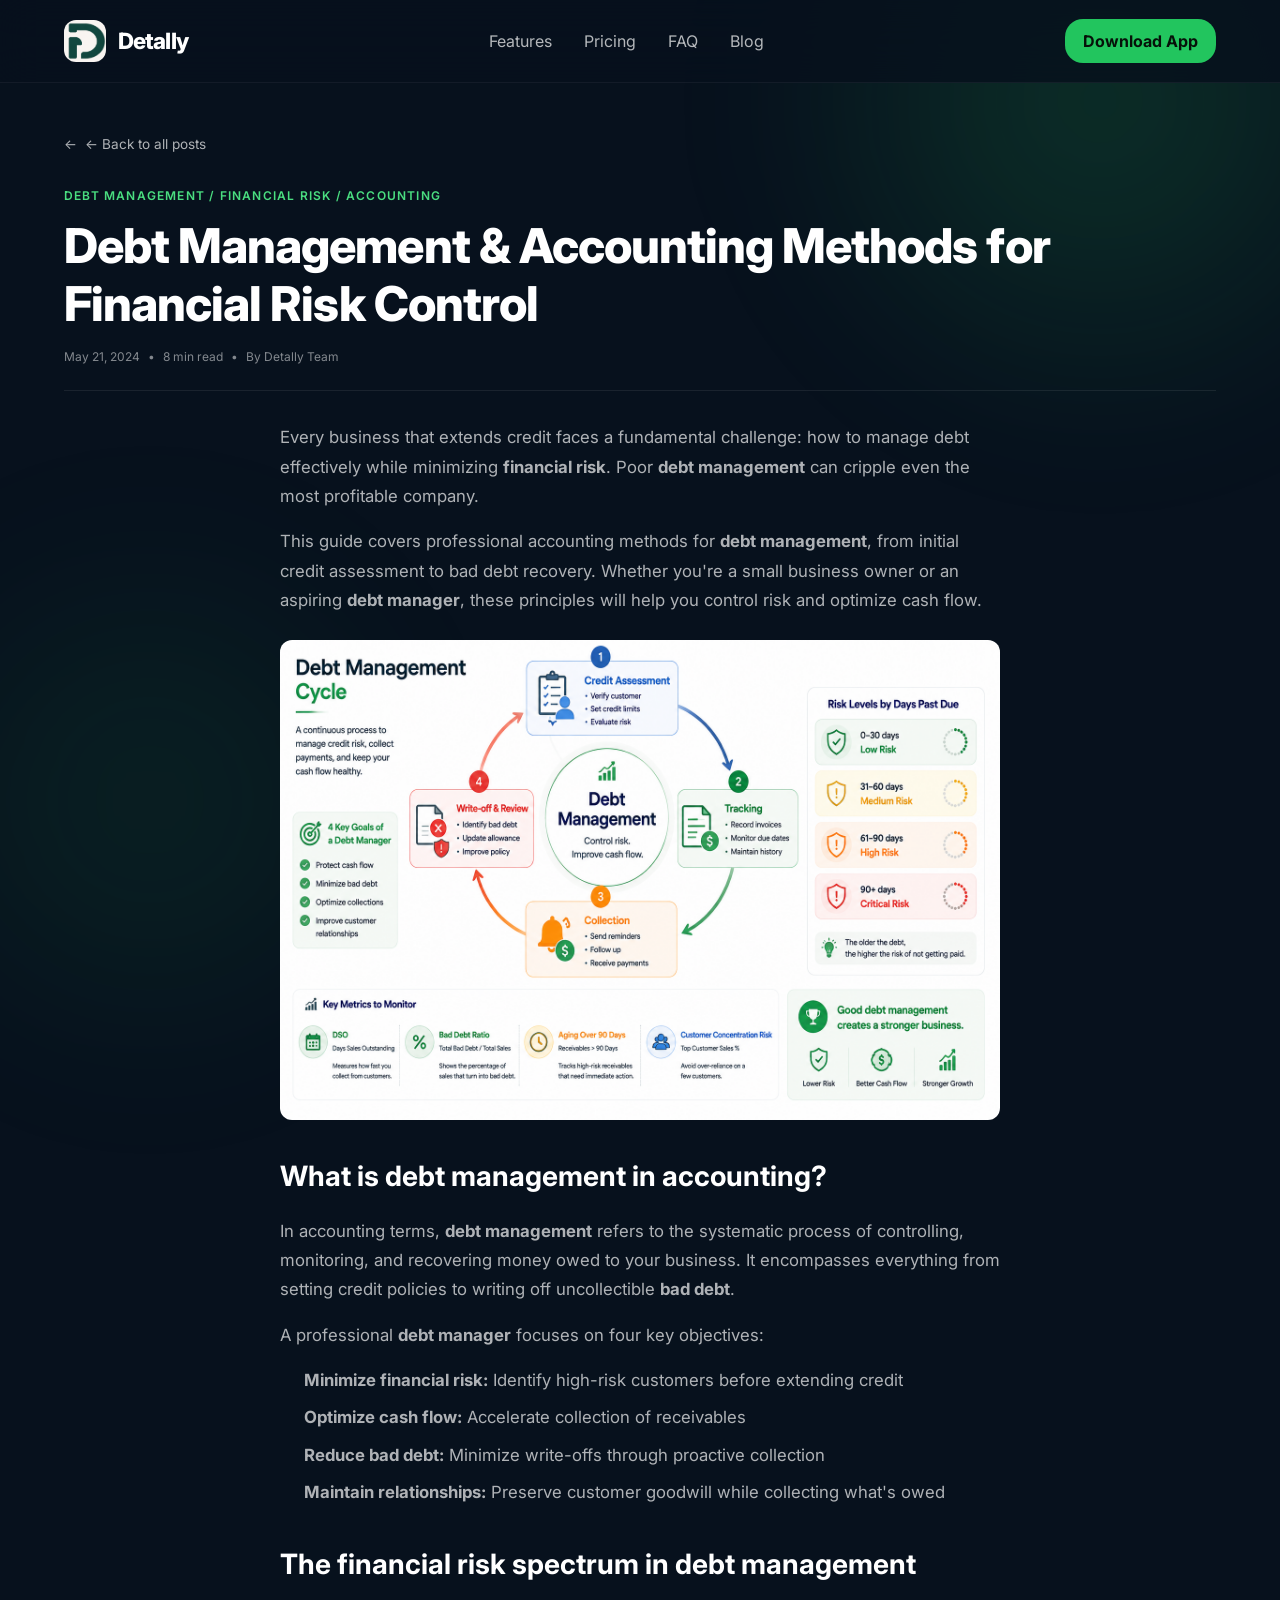
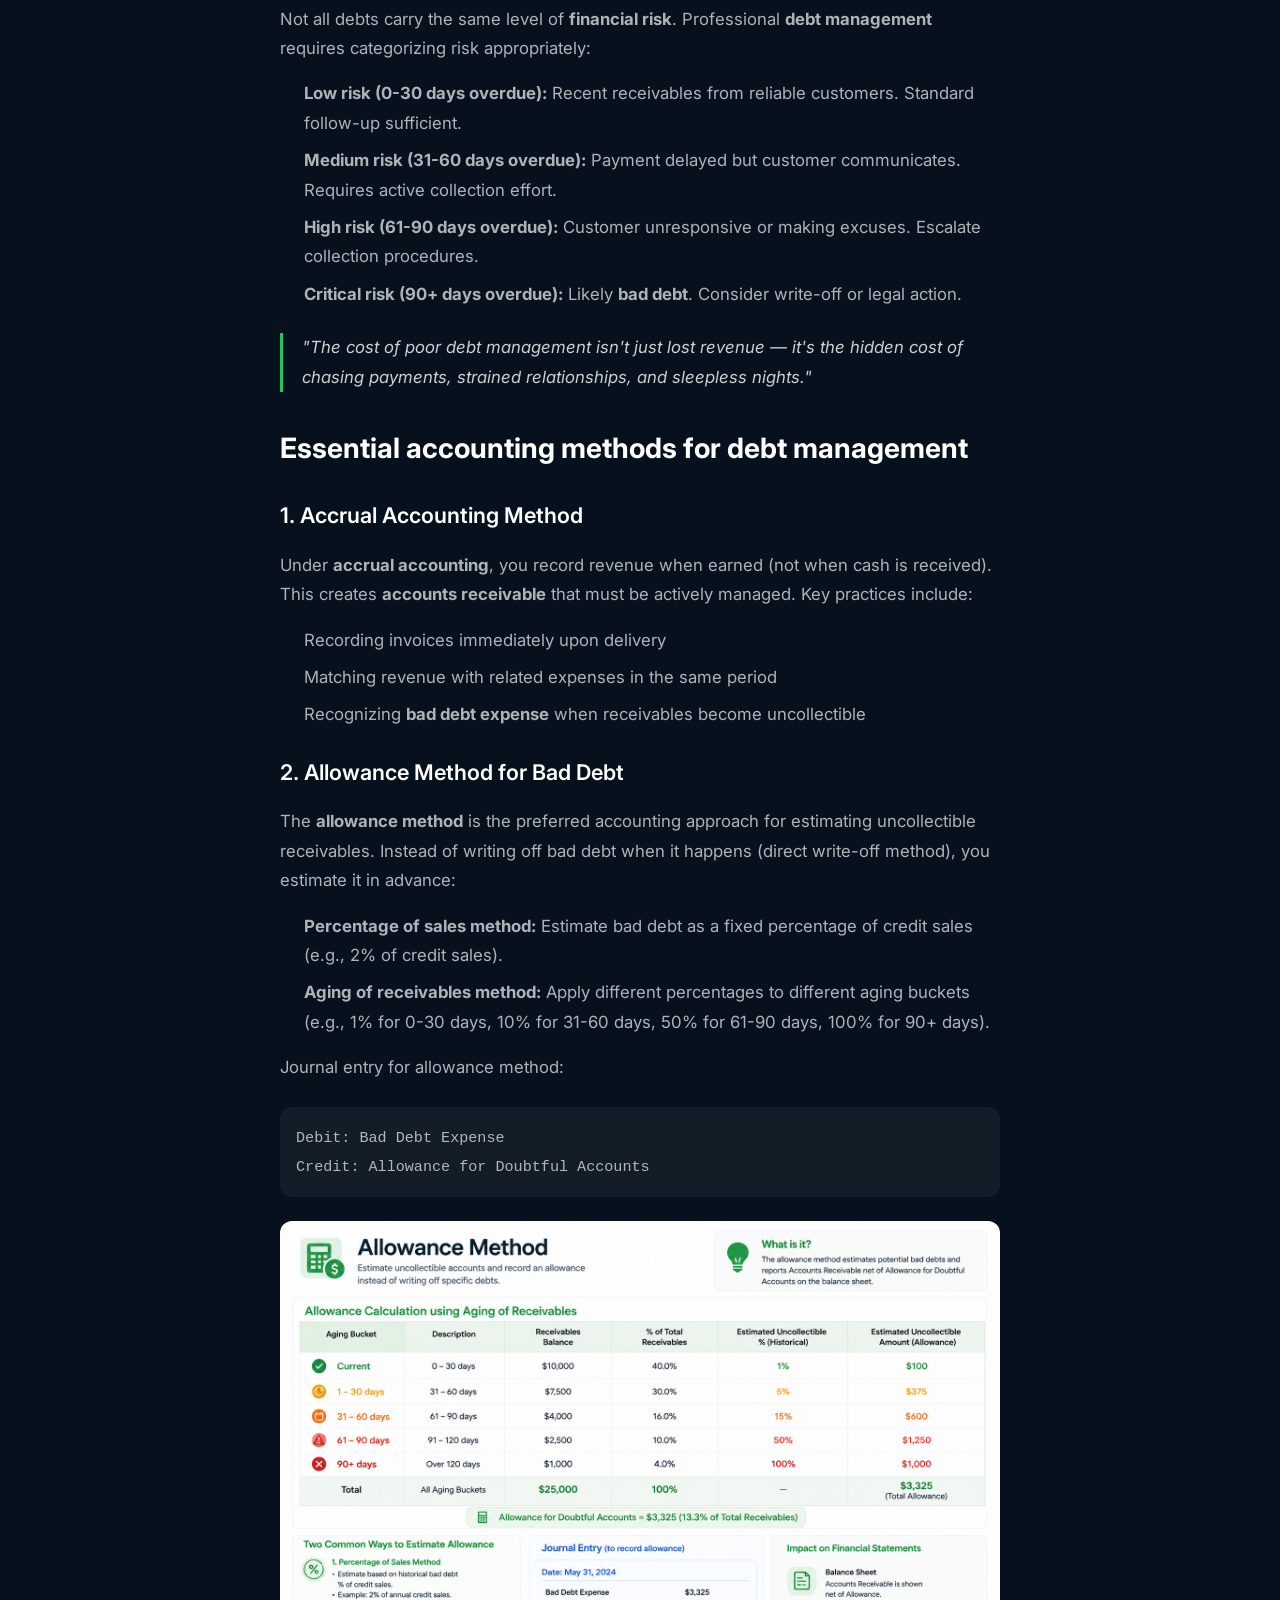
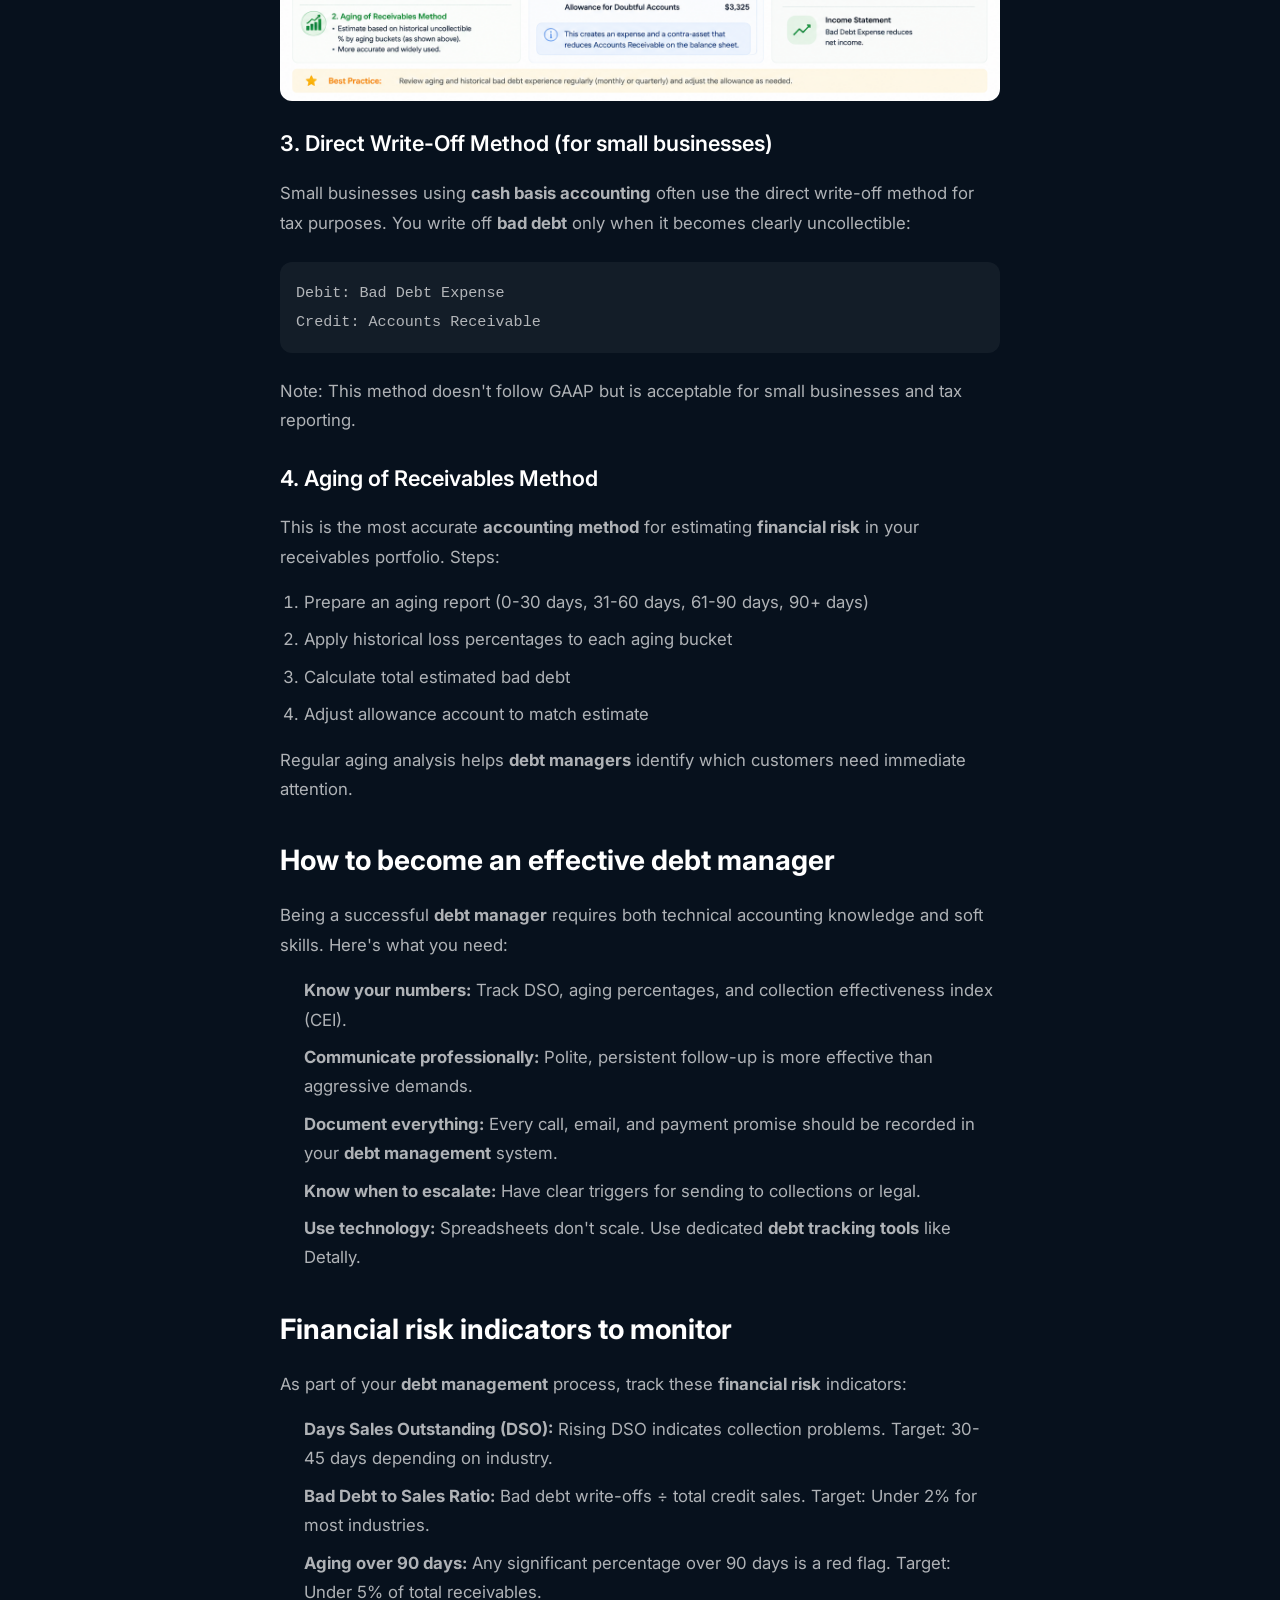
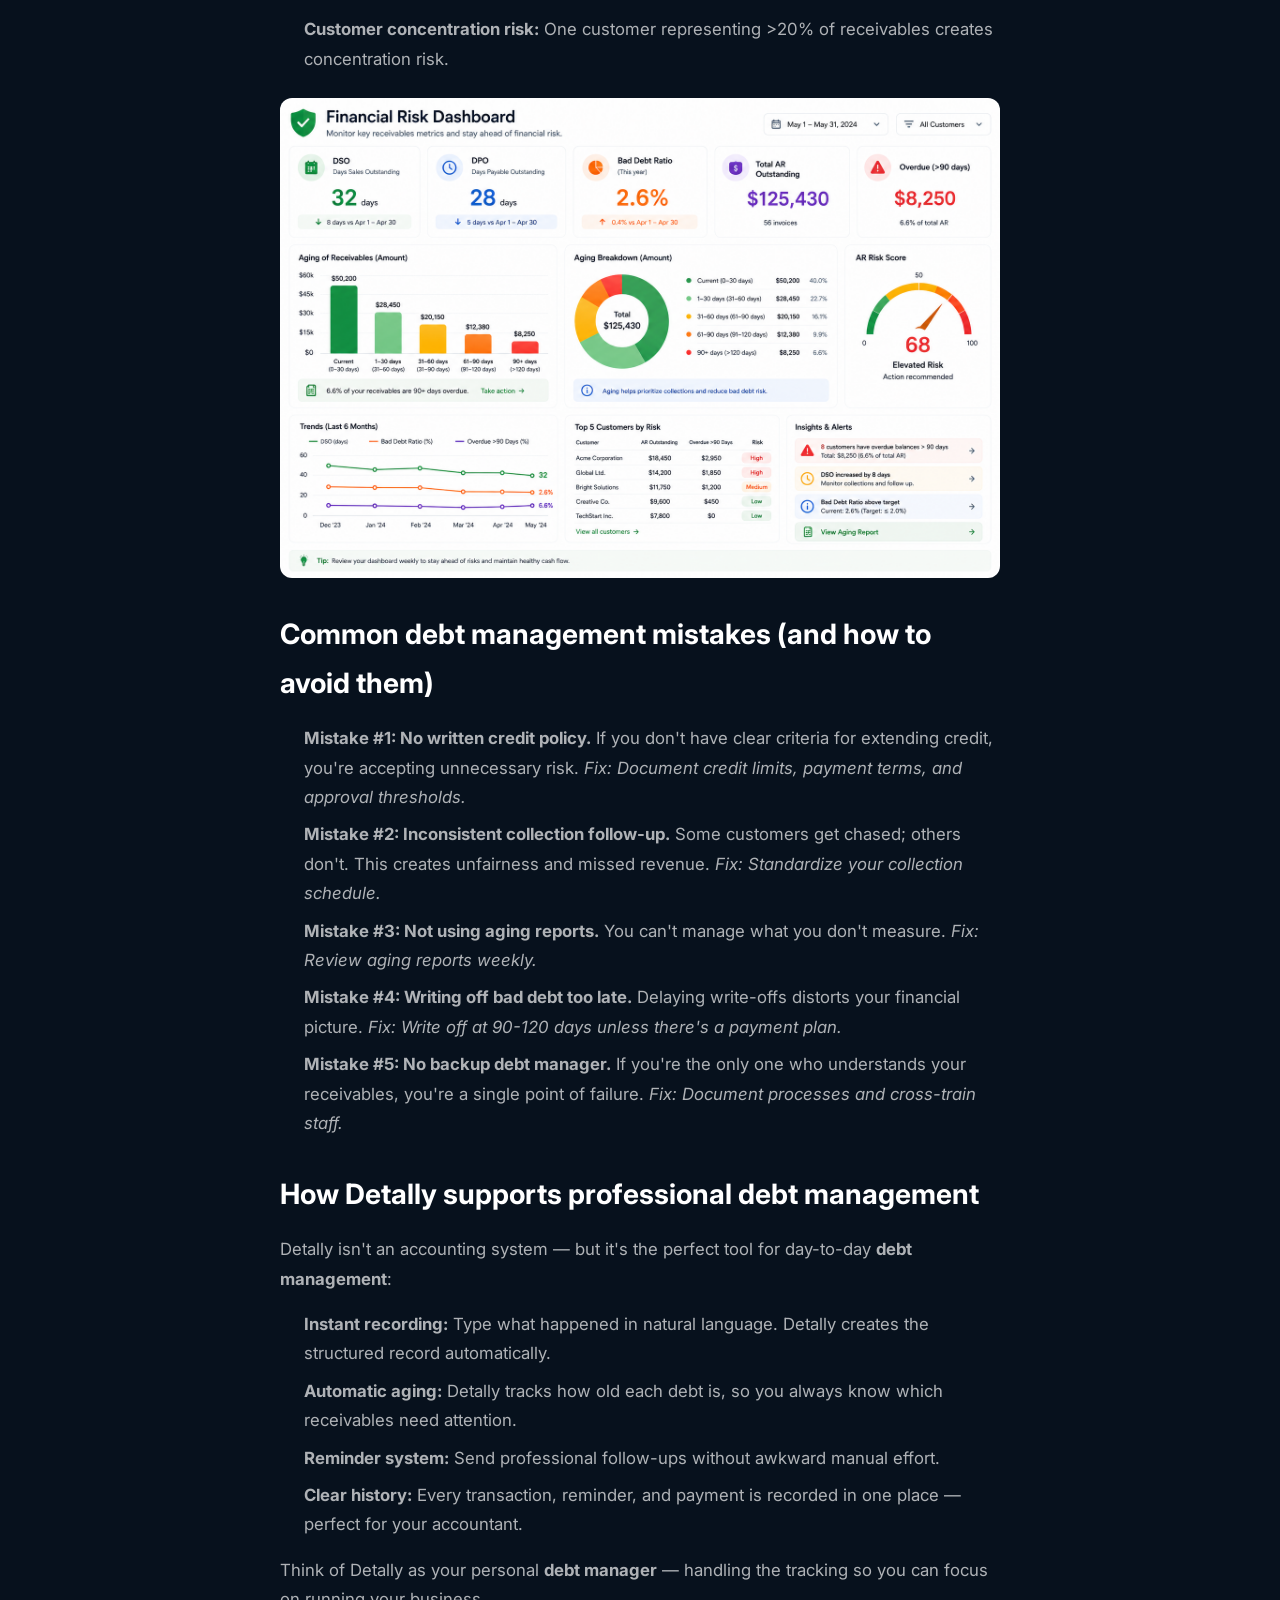
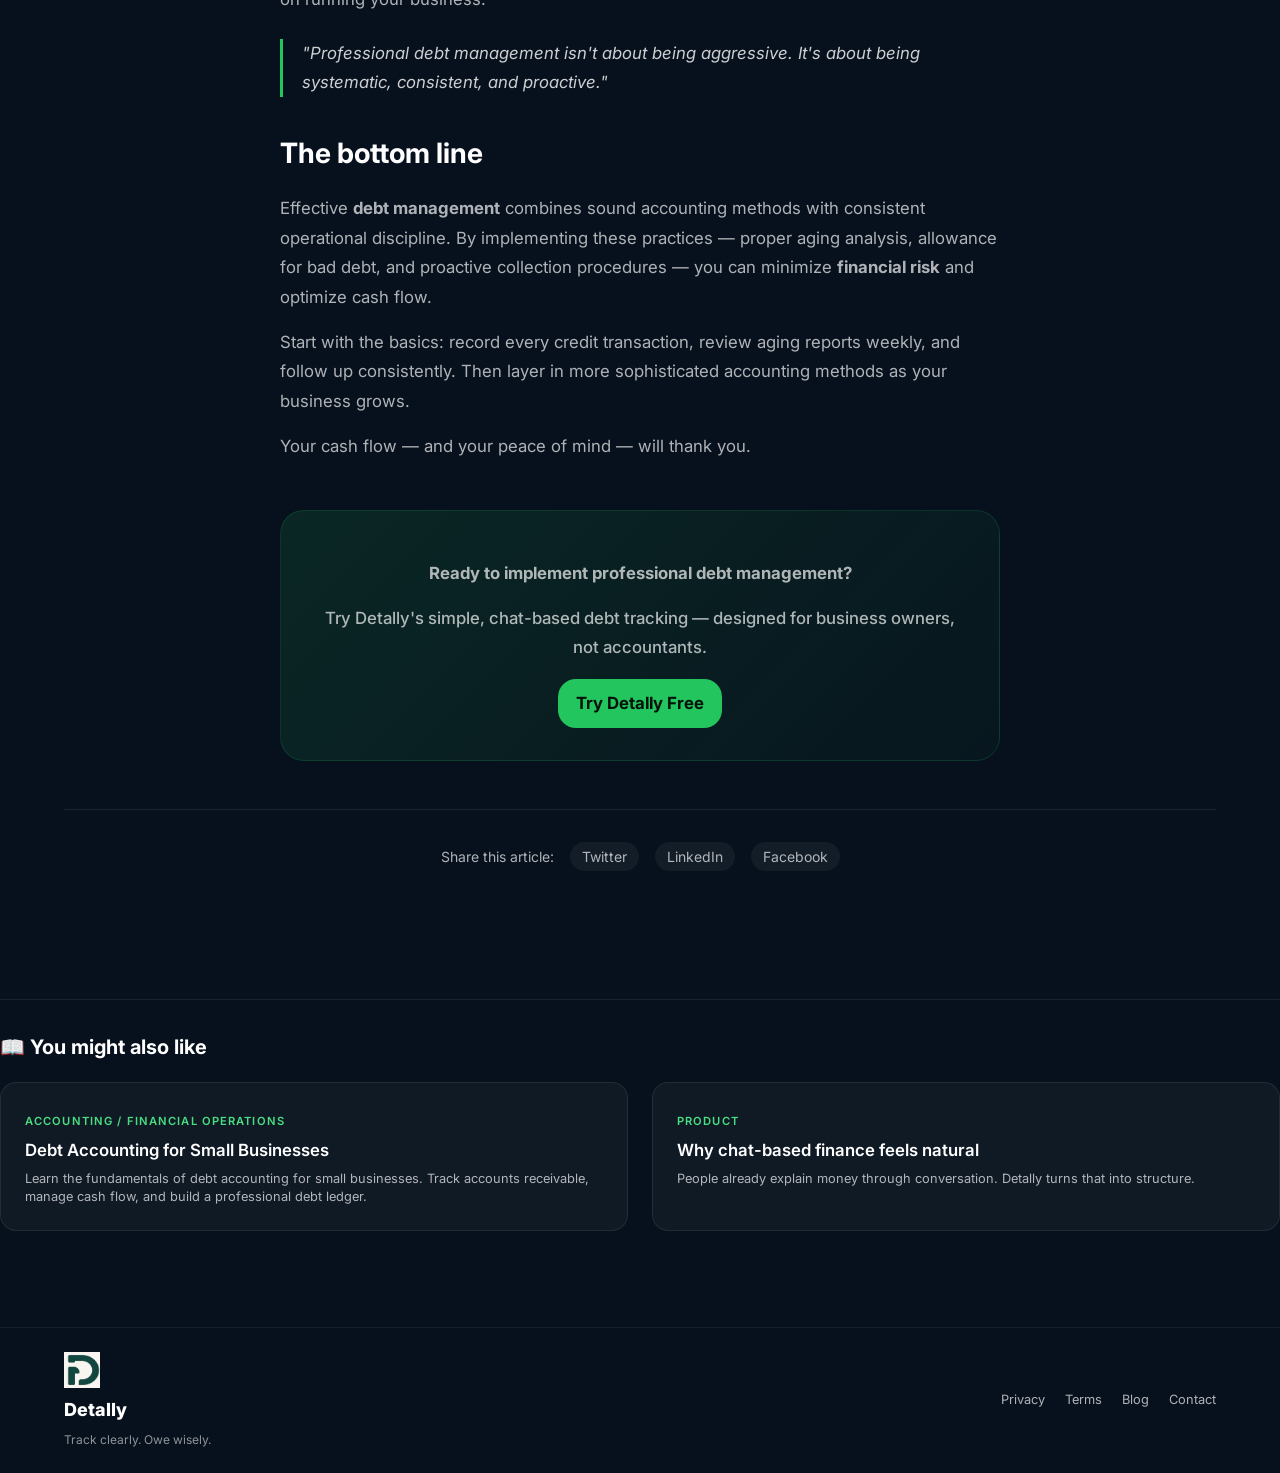
<file: blog/debt-management-accounting-methods.html>
<!DOCTYPE html>
<html lang="en">

<head>
    <meta charset="UTF-8">
    <meta name="viewport" content="width=device-width, initial-scale=1.0">

    <link rel="icon" href="/assets/favicon/favicon.ico" type="image/x-icon">
    <link rel="icon" type="image/png" sizes="32x32" href="/assets/favicon/favicon-32x32.png">
    <link rel="icon" type="image/png" sizes="16x16" href="/assets/favicon/favicon-16x16.png">
    <link rel="apple-touch-icon" sizes="180x180" href="/assets/favicon/apple-touch-icon.png">

    <title>Debt Management & Accounting Methods for Financial Risk Control | Detally Blog</title>
    <meta name="description"
        content="Master debt management with professional accounting methods. Learn how to control financial risk, track bad debt, and implement effective debt manager strategies.">

    <!-- Open Graph / Social Share -->
    <meta property="og:title" content="Debt Management & Accounting Methods for Financial Risk Control">
    <meta property="og:description"
        content="Master debt management with professional accounting methods. Learn how to control financial risk, track bad debt, and implement effective debt manager strategies.">
    <meta property="og:image" content="/assets/detally.png">
    <meta property="og:url" content="https://detally.app/blog/debt-management-accounting-methods.html">
    <meta property="og:type" content="article">

    <meta name="twitter:card" content="summary_large_image">
    <meta name="twitter:title" content="Debt Management & Accounting Methods">
    <meta name="twitter:description"
        content="Master debt management with professional accounting methods for financial risk control.">
    <meta name="twitter:image" content="/assets/detally.png">

    <link rel="preconnect" href="https://fonts.googleapis.com">
    <link rel="preconnect" href="https://fonts.gstatic.com" crossorigin>
    <link rel="stylesheet" href="/style.css">
    <link rel="stylesheet" href="/blog/blog.css">
</head>

<body>
    <a href="#main-content" class="skip-link">Skip to main content</a>

    <!-- Header -->
    <header class="site-header">
        <div class="container header-inner">
            <a href="/" class="logo-link" aria-label="Detally home">
                <img src="/assets/logo-detally.png" alt="Detally logo" class="logo-img" width="42" height="42">
                <span class="site-title">Detally</span>
            </a>
            <nav class="main-nav" aria-label="Main navigation">
                <ul>
                    <li><a href="/#features">Features</a></li>
                    <li><a href="/#pricing">Pricing</a></li>
                    <li><a href="/#faq">FAQ</a></li>
                    <li><a href="/blog/" class="active">Blog</a></li>
                </ul>
            </nav>
            <button class="mobile-menu-btn" aria-label="Menu" aria-expanded="false">
                <span class="hamburger"></span>
            </button>
            <a href="https://play.google.com/store/apps/details?id=com.trungho.detally&rdid=com.trungho.detally&feature=md&offerId&utm_source=detally.app" class="cta-btn header-cta">Download App</a>
        </div>

        <nav id="mobile-nav" class="mobile-nav" aria-label="Mobile navigation" hidden>
            <ul>
                <li><a href="/#features">Features</a></li>
                <li><a href="/#pricing">Pricing</a></li>
                <li><a href="/#faq">FAQ</a></li>
                <li><a href="/blog/">Blog</a></li>
            </ul>
        </nav>
    </header>

    <main id="main-content">
        <article class="blog-post">
            <div class="container">
                <div class="post-back">
                    <a href="/blog/" class="back-link">← Back to all posts</a>
                </div>

                <div class="post-header">
                    <div class="post-category">Debt Management / Financial Risk / Accounting</div>
                    <h1>Debt Management & Accounting Methods for Financial Risk Control</h1>
                    <div class="post-meta">
                        <time datetime="2024-05-21">May 21, 2024</time>
                        <span>•</span>
                        <span>8 min read</span>
                        <span>•</span>
                        <span>By Detally Team</span>
                    </div>
                </div>

                <div class="post-content">
                    <p>Every business that extends credit faces a fundamental challenge: how to manage debt effectively
                        while minimizing <strong>financial risk</strong>. Poor <strong>debt management</strong> can
                        cripple even the most profitable company.</p>

                    <p>This guide covers professional accounting methods for <strong>debt management</strong>, from
                        initial credit assessment to bad debt recovery. Whether you're a small business owner or an
                        aspiring <strong>debt manager</strong>, these principles will help you control risk and optimize
                        cash flow.</p>

                    <img src="/assets/blog/debt-management-cycle.png"
                        alt="Debt management cycle diagram showing credit assessment, tracking, collection, and write-off stages"
                        loading="lazy" onerror="this.style.display='none'">

                    <h2>What is debt management in accounting?</h2>

                    <p>In accounting terms, <strong>debt management</strong> refers to the systematic process of
                        controlling, monitoring, and recovering money owed to your business. It encompasses everything
                        from setting credit policies to writing off uncollectible <strong>bad debt</strong>.</p>

                    <p>A professional <strong>debt manager</strong> focuses on four key objectives:</p>

                    <ul>
                        <li><strong>Minimize financial risk:</strong> Identify high-risk customers before extending
                            credit</li>
                        <li><strong>Optimize cash flow:</strong> Accelerate collection of receivables</li>
                        <li><strong>Reduce bad debt:</strong> Minimize write-offs through proactive collection</li>
                        <li><strong>Maintain relationships:</strong> Preserve customer goodwill while collecting what's
                            owed</li>
                    </ul>

                    <h2>The financial risk spectrum in debt management</h2>

                    <p>Not all debts carry the same level of <strong>financial risk</strong>. Professional <strong>debt
                            management</strong> requires categorizing risk appropriately:</p>

                    <ul>
                        <li><strong>Low risk (0-30 days overdue):</strong> Recent receivables from reliable customers.
                            Standard follow-up sufficient.</li>
                        <li><strong>Medium risk (31-60 days overdue):</strong> Payment delayed but customer
                            communicates. Requires active collection effort.</li>
                        <li><strong>High risk (61-90 days overdue):</strong> Customer unresponsive or making excuses.
                            Escalate collection procedures.</li>
                        <li><strong>Critical risk (90+ days overdue):</strong> Likely <strong>bad debt</strong>.
                            Consider write-off or legal action.</li>
                    </ul>

                    <blockquote>
                        <p>"The cost of poor debt management isn't just lost revenue — it's the hidden cost of chasing
                            payments, strained relationships, and sleepless nights."</p>
                    </blockquote>

                    <h2>Essential accounting methods for debt management</h2>

                    <h3>1. Accrual Accounting Method</h3>

                    <p>Under <strong>accrual accounting</strong>, you record revenue when earned (not when cash is
                        received). This creates <strong>accounts receivable</strong> that must be actively managed. Key
                        practices include:</p>

                    <ul>
                        <li>Recording invoices immediately upon delivery</li>
                        <li>Matching revenue with related expenses in the same period</li>
                        <li>Recognizing <strong>bad debt expense</strong> when receivables become uncollectible</li>
                    </ul>

                    <h3>2. Allowance Method for Bad Debt</h3>

                    <p>The <strong>allowance method</strong> is the preferred accounting approach for estimating
                        uncollectible receivables. Instead of writing off bad debt when it happens (direct write-off
                        method), you estimate it in advance:</p>

                    <ul>
                        <li><strong>Percentage of sales method:</strong> Estimate bad debt as a fixed percentage of
                            credit sales (e.g., 2% of credit sales).</li>
                        <li><strong>Aging of receivables method:</strong> Apply different percentages to different aging
                            buckets (e.g., 1% for 0-30 days, 10% for 31-60 days, 50% for 61-90 days, 100% for 90+ days).
                        </li>
                    </ul>

                    <p>Journal entry for allowance method:</p>
                    <pre><code>Debit: Bad Debt Expense
Credit: Allowance for Doubtful Accounts</code></pre>

                    <img src="/assets/blog/bad-debt-allowance.png"
                        alt="Bad debt allowance calculation table showing aging buckets and percentages" loading="lazy"
                        onerror="this.style.display='none'">

                    <h3>3. Direct Write-Off Method (for small businesses)</h3>

                    <p>Small businesses using <strong>cash basis accounting</strong> often use the direct write-off
                        method for tax purposes. You write off <strong>bad debt</strong> only when it becomes clearly
                        uncollectible:</p>

                    <pre><code>Debit: Bad Debt Expense
Credit: Accounts Receivable</code></pre>

                    <p>Note: This method doesn't follow GAAP but is acceptable for small businesses and tax reporting.
                    </p>

                    <h3>4. Aging of Receivables Method</h3>

                    <p>This is the most accurate <strong>accounting method</strong> for estimating <strong>financial
                            risk</strong> in your receivables portfolio. Steps:</p>

                    <ol>
                        <li>Prepare an aging report (0-30 days, 31-60 days, 61-90 days, 90+ days)</li>
                        <li>Apply historical loss percentages to each aging bucket</li>
                        <li>Calculate total estimated bad debt</li>
                        <li>Adjust allowance account to match estimate</li>
                    </ol>

                    <p>Regular aging analysis helps <strong>debt managers</strong> identify which customers need
                        immediate attention.</p>

                    <h2>How to become an effective debt manager</h2>

                    <p>Being a successful <strong>debt manager</strong> requires both technical accounting knowledge and
                        soft skills. Here's what you need:</p>

                    <ul>
                        <li><strong>Know your numbers:</strong> Track DSO, aging percentages, and collection
                            effectiveness index (CEI).</li>
                        <li><strong>Communicate professionally:</strong> Polite, persistent follow-up is more effective
                            than aggressive demands.</li>
                        <li><strong>Document everything:</strong> Every call, email, and payment promise should be
                            recorded in your <strong>debt management</strong> system.</li>
                        <li><strong>Know when to escalate:</strong> Have clear triggers for sending to collections or
                            legal.</li>
                        <li><strong>Use technology:</strong> Spreadsheets don't scale. Use dedicated <strong>debt
                                tracking tools</strong> like Detally.</li>
                    </ul>

                    <h2>Financial risk indicators to monitor</h2>

                    <p>As part of your <strong>debt management</strong> process, track these <strong>financial
                            risk</strong> indicators:</p>

                    <ul>
                        <li><strong>Days Sales Outstanding (DSO):</strong> Rising DSO indicates collection problems.
                            Target: 30-45 days depending on industry.</li>
                        <li><strong>Bad Debt to Sales Ratio:</strong> Bad debt write-offs ÷ total credit sales. Target:
                            Under 2% for most industries.</li>
                        <li><strong>Aging over 90 days:</strong> Any significant percentage over 90 days is a red flag.
                            Target: Under 5% of total receivables.</li>
                        <li><strong>Customer concentration risk:</strong> One customer representing >20% of receivables
                            creates concentration risk.</li>
                    </ul>

                    <img src="/assets/blog/financial-risk-dashboard.png"
                        alt="Financial risk dashboard showing DSO, bad debt ratio, and aging metrics" loading="lazy"
                        onerror="this.style.display='none'">

                    <h2>Common debt management mistakes (and how to avoid them)</h2>

                    <ul>
                        <li><strong>Mistake #1: No written credit policy.</strong> If you don't have clear criteria for
                            extending credit, you're accepting unnecessary risk. <em>Fix: Document credit limits,
                                payment terms, and approval thresholds.</em></li>
                        <li><strong>Mistake #2: Inconsistent collection follow-up.</strong> Some customers get chased;
                            others don't. This creates unfairness and missed revenue. <em>Fix: Standardize your
                                collection schedule.</em></li>
                        <li><strong>Mistake #3: Not using aging reports.</strong> You can't manage what you don't
                            measure. <em>Fix: Review aging reports weekly.</em></li>
                        <li><strong>Mistake #4: Writing off bad debt too late.</strong> Delaying write-offs distorts
                            your financial picture. <em>Fix: Write off at 90-120 days unless there's a payment
                                plan.</em></li>
                        <li><strong>Mistake #5: No backup debt manager.</strong> If you're the only one who understands
                            your receivables, you're a single point of failure. <em>Fix: Document processes and
                                cross-train staff.</em></li>
                    </ul>

                    <h2>How Detally supports professional debt management</h2>

                    <p>Detally isn't an accounting system — but it's the perfect tool for day-to-day <strong>debt
                            management</strong>:</p>

                    <ul>
                        <li><strong>Instant recording:</strong> Type what happened in natural language. Detally creates
                            the structured record automatically.</li>
                        <li><strong>Automatic aging:</strong> Detally tracks how old each debt is, so you always know
                            which receivables need attention.</li>
                        <li><strong>Reminder system:</strong> Send professional follow-ups without awkward manual
                            effort.</li>
                        <li><strong>Clear history:</strong> Every transaction, reminder, and payment is recorded in one
                            place — perfect for your accountant.</li>
                    </ul>

                    <p>Think of Detally as your personal <strong>debt manager</strong> — handling the tracking so you
                        can focus on running your business.</p>

                    <blockquote>
                        <p>"Professional debt management isn't about being aggressive. It's about being systematic,
                            consistent, and proactive."</p>
                    </blockquote>

                    <h2>The bottom line</h2>

                    <p>Effective <strong>debt management</strong> combines sound accounting methods with consistent
                        operational discipline. By implementing these practices — proper aging analysis, allowance for
                        bad debt, and proactive collection procedures — you can minimize <strong>financial risk</strong>
                        and optimize cash flow.</p>

                    <p>Start with the basics: record every credit transaction, review aging reports weekly, and follow
                        up consistently. Then layer in more sophisticated accounting methods as your business grows.</p>

                    <p>Your cash flow — and your peace of mind — will thank you.</p>

                    <!-- Post CTA -->
                    <div class="post-cta">
                        <p><strong>Ready to implement professional debt management?</strong></p>
                        <p>Try Detally's simple, chat-based debt tracking — designed for business owners, not
                            accountants.</p>
                        <a href="https://play.google.com/store/apps/details?id=com.trungho.detally&rdid=com.trungho.detally&feature=md&offerId&utm_source=detally.app" class="cta-btn">Try Detally Free</a>
                    </div>
                </div>

                <div class="post-footer">
                    <div class="post-share">
                        <span>Share this article:</span>
                        <a href="#" class="share-twitter">Twitter</a>
                        <a href="#" class="share-linkedin">LinkedIn</a>
                        <a href="#" class="share-facebook">Facebook</a>
                    </div>
                </div>
            </div>
        </article>
        <!-- Related Posts -->
        <section class="related-posts">
            <h3>📖 You might also like</h3>
            <div class="related-grid">
                <a href="/blog/debt-accounting-for-small-businesses" class="related-card">
                    <span class="related-category">Accounting / Financial Operations</span>
                    <h4>Debt Accounting for Small Businesses</h4>
                    <p class="related-excerpt">Learn the fundamentals of debt accounting for small businesses. Track
                        accounts receivable, manage cash flow, and build a professional debt ledger.</p>
                </a>
                <a href="/blog/why-chat-based-finance-feels-natural" class="related-card">
                    <span class="related-category">Product</span>
                    <h4>Why chat-based finance feels natural</h4>
                    <p class="related-excerpt">People already explain money through conversation. Detally turns that
                        into
                        structure.</p>
                </a>
            </div>
        </section>
    </main>

    <!-- Footer -->
    <footer class="site-footer">
        <div class="container footer-inner">
            <div class="footer-brand">
                <img src="/assets/logo-detally.png" alt="Detally logo" width="44" height="44" loading="lazy">
                <h3 class="footer-title">Detally</h3>
                <p>Track clearly. Owe wisely.</p>
            </div>
            <nav class="footer-nav" aria-label="Footer navigation">
                <a href="https://www.freeprivacypolicy.com/live/0b694c92-edd3-41c4-bc44-e917e0bb46de">Privacy</a>
                <a href="/terms">Terms</a>
                <a href="/blog/">Blog</a>
                <a href="mailto:hello@detally.app">Contact</a>
            </nav>
        </div>
    </footer>

    <script src="/script.js"></script>
</body>

</html>
</file>
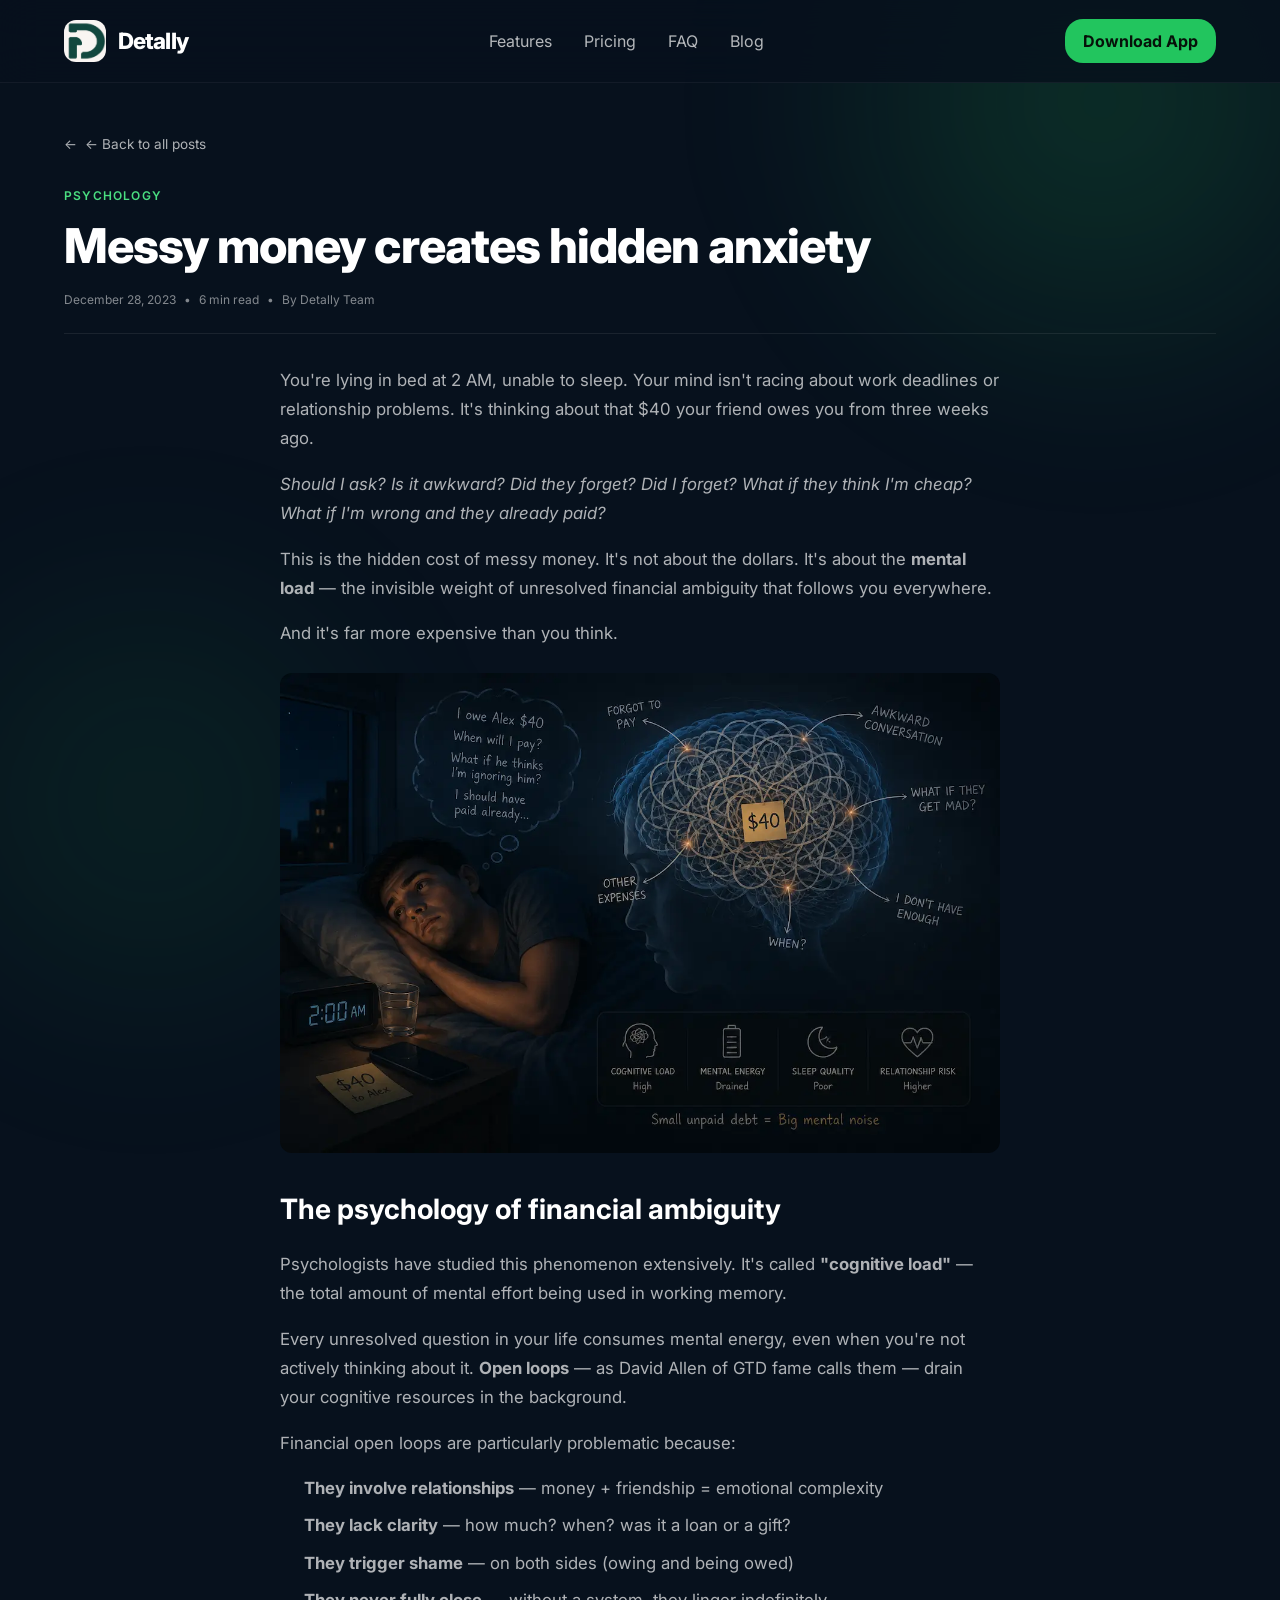
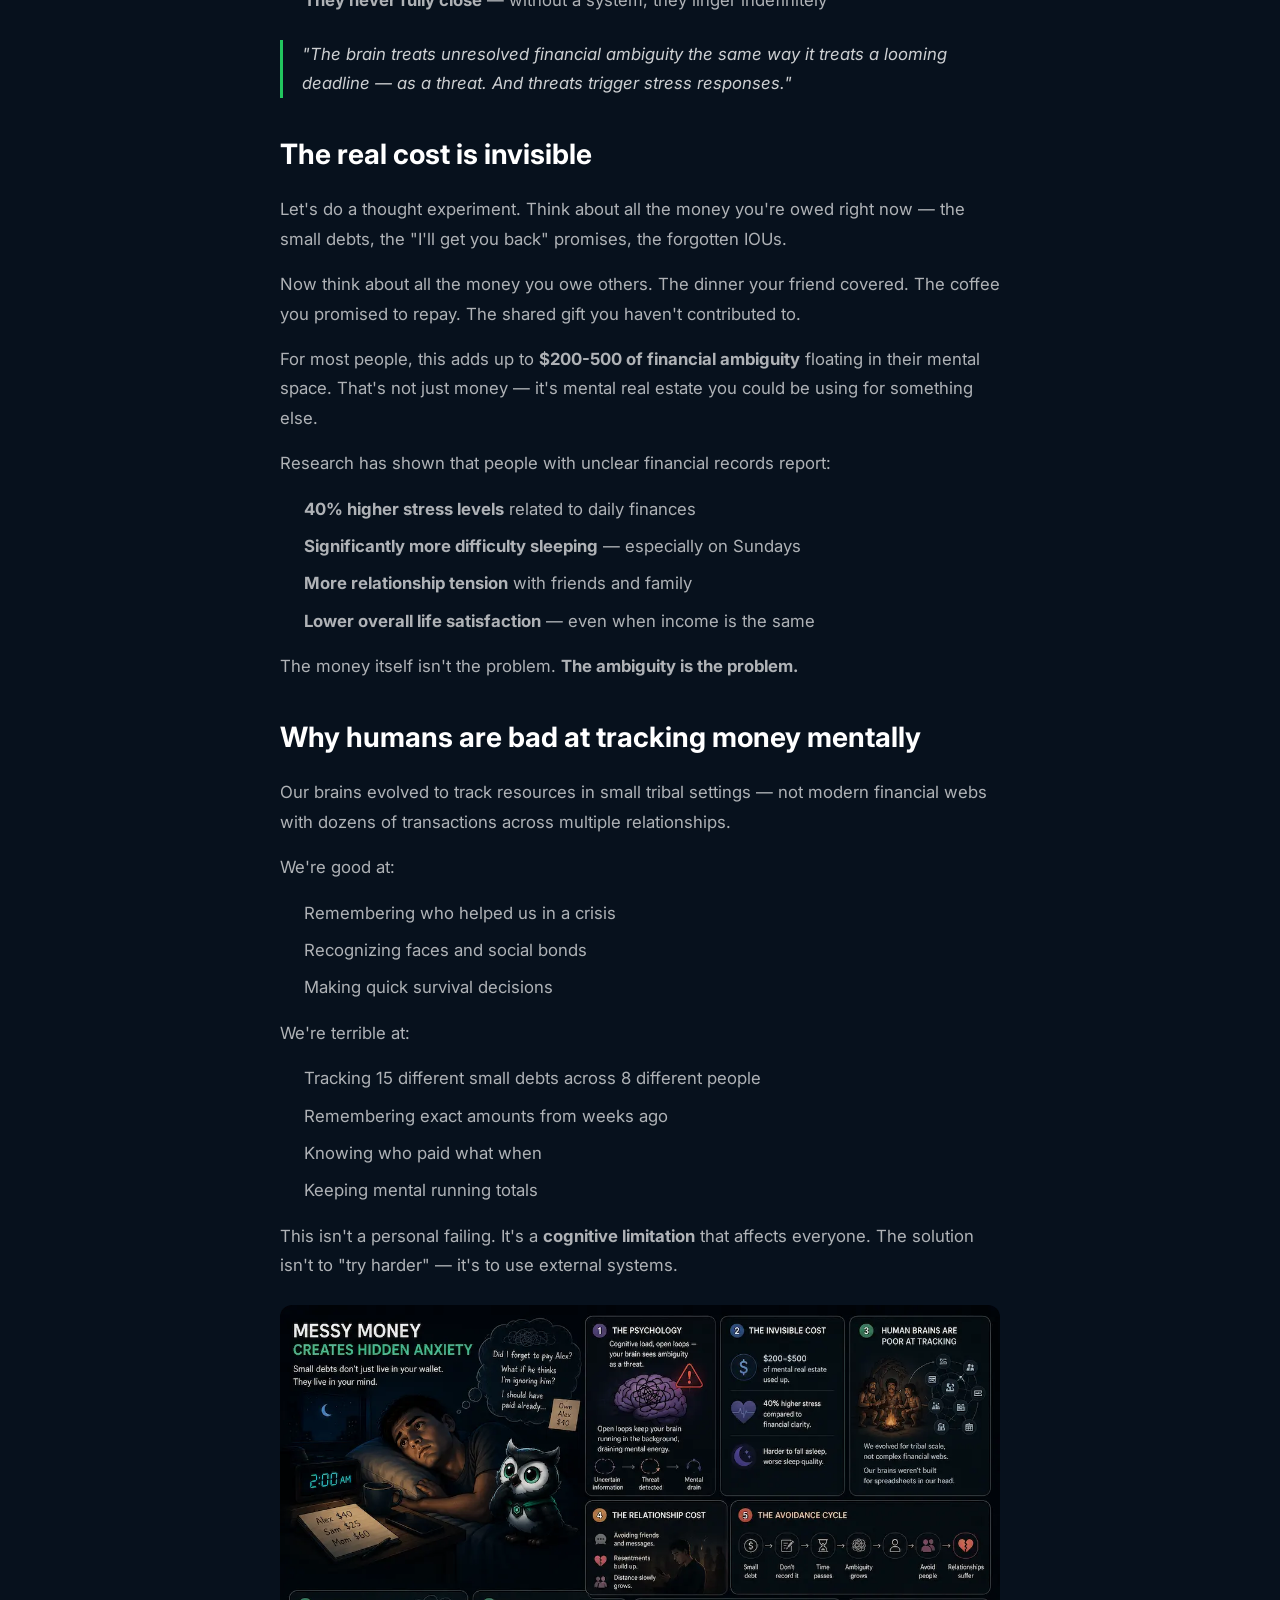
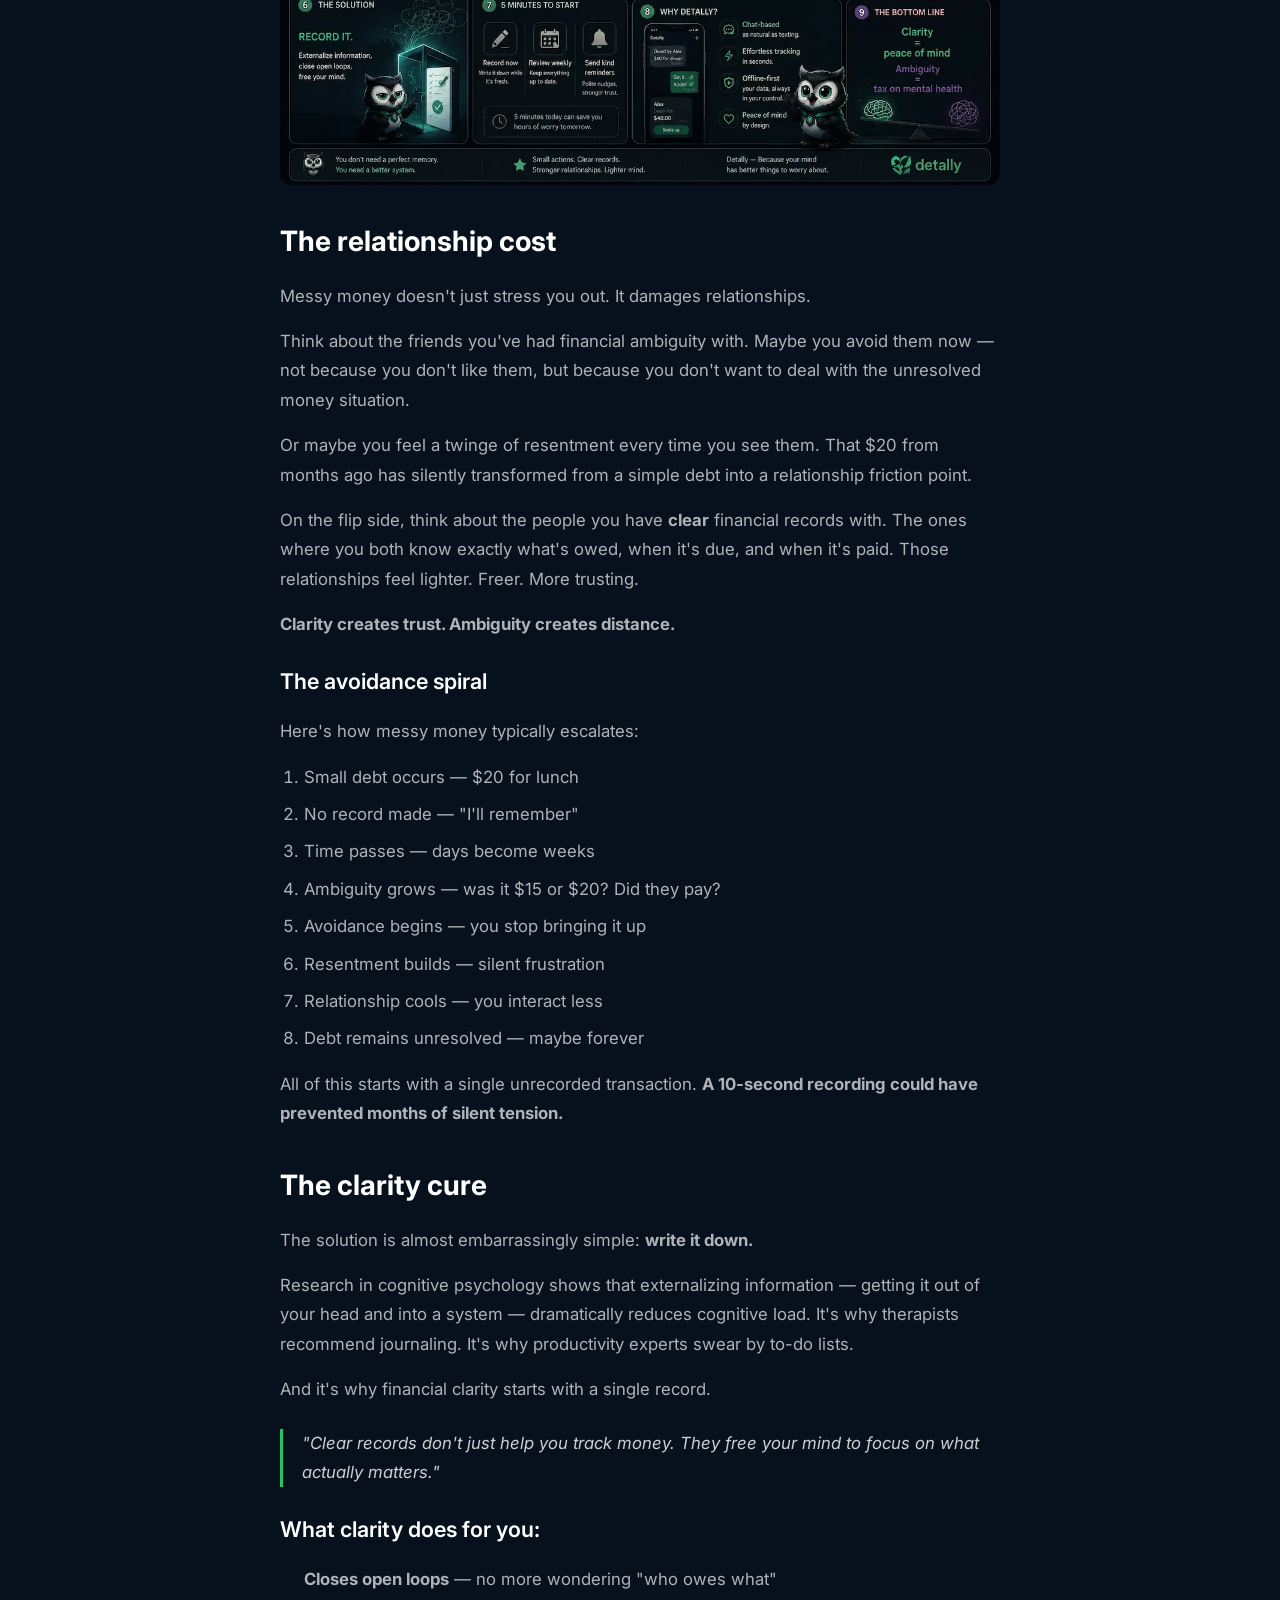
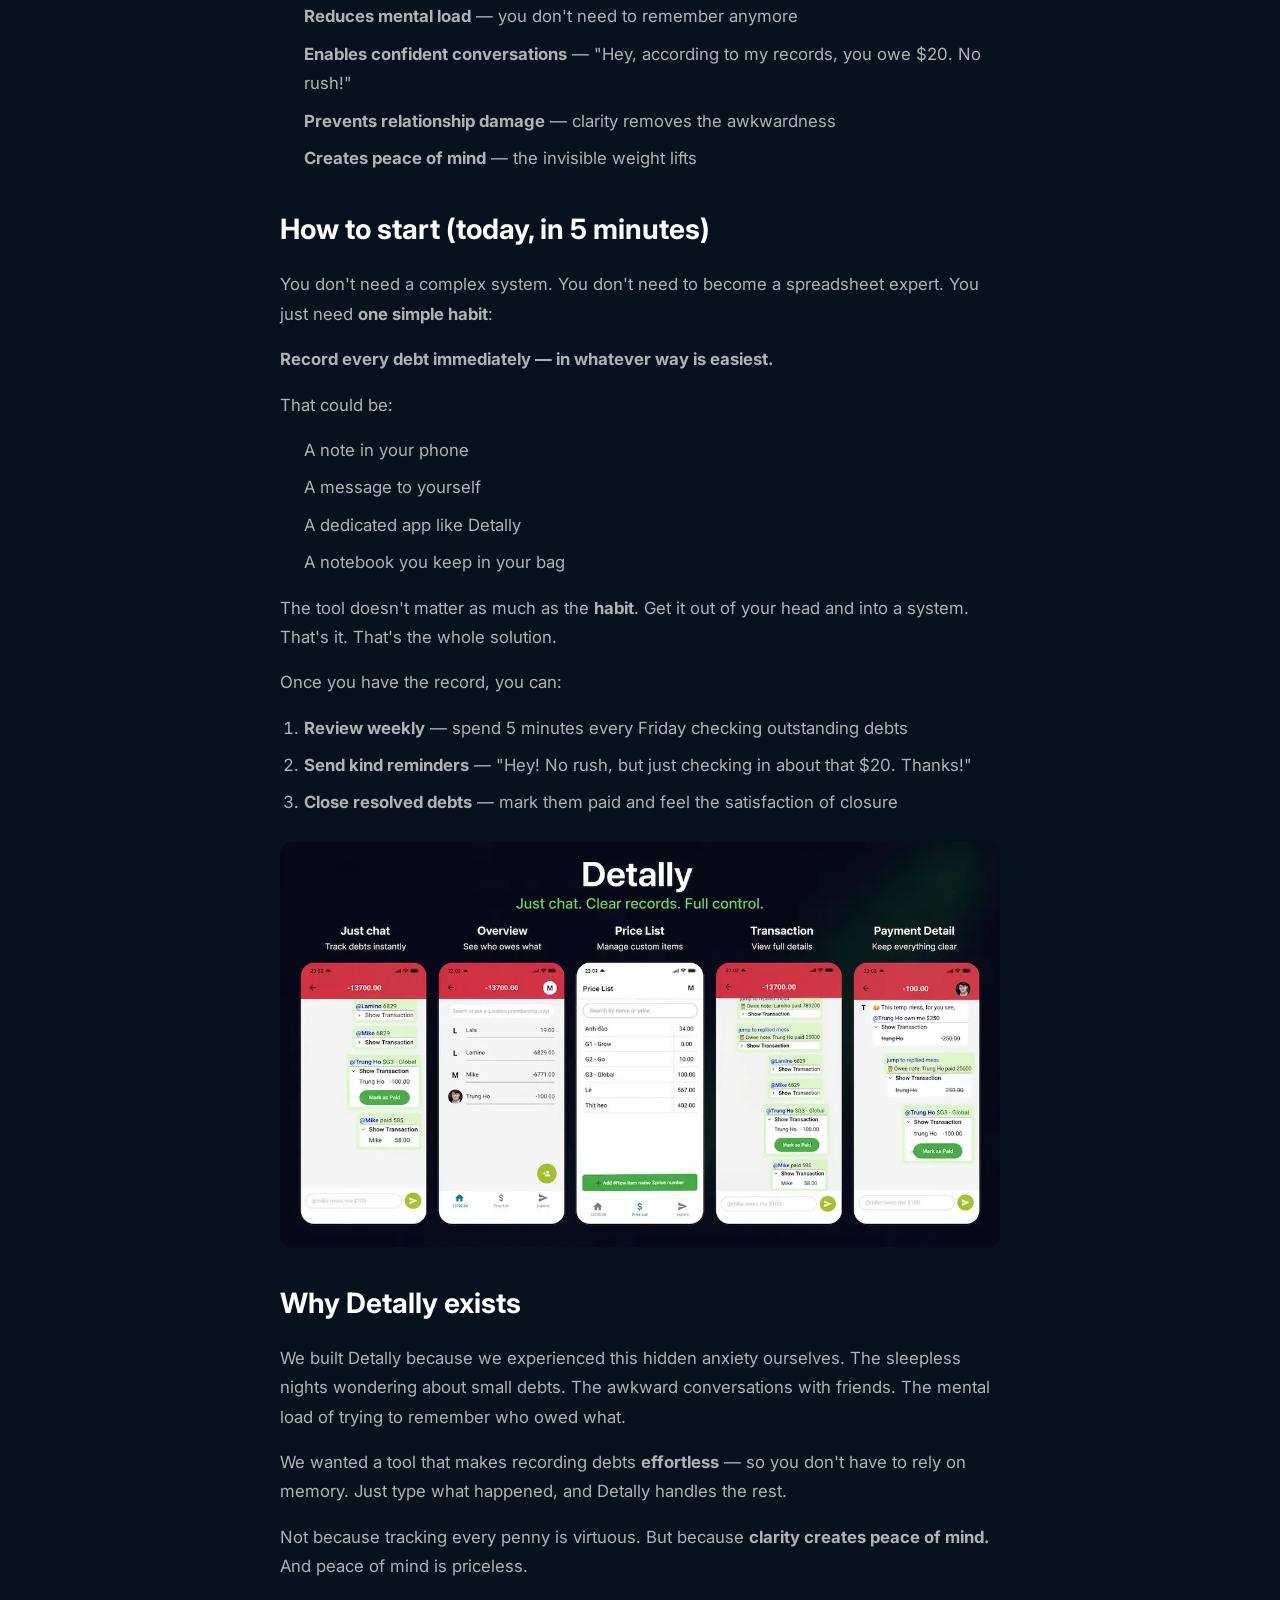
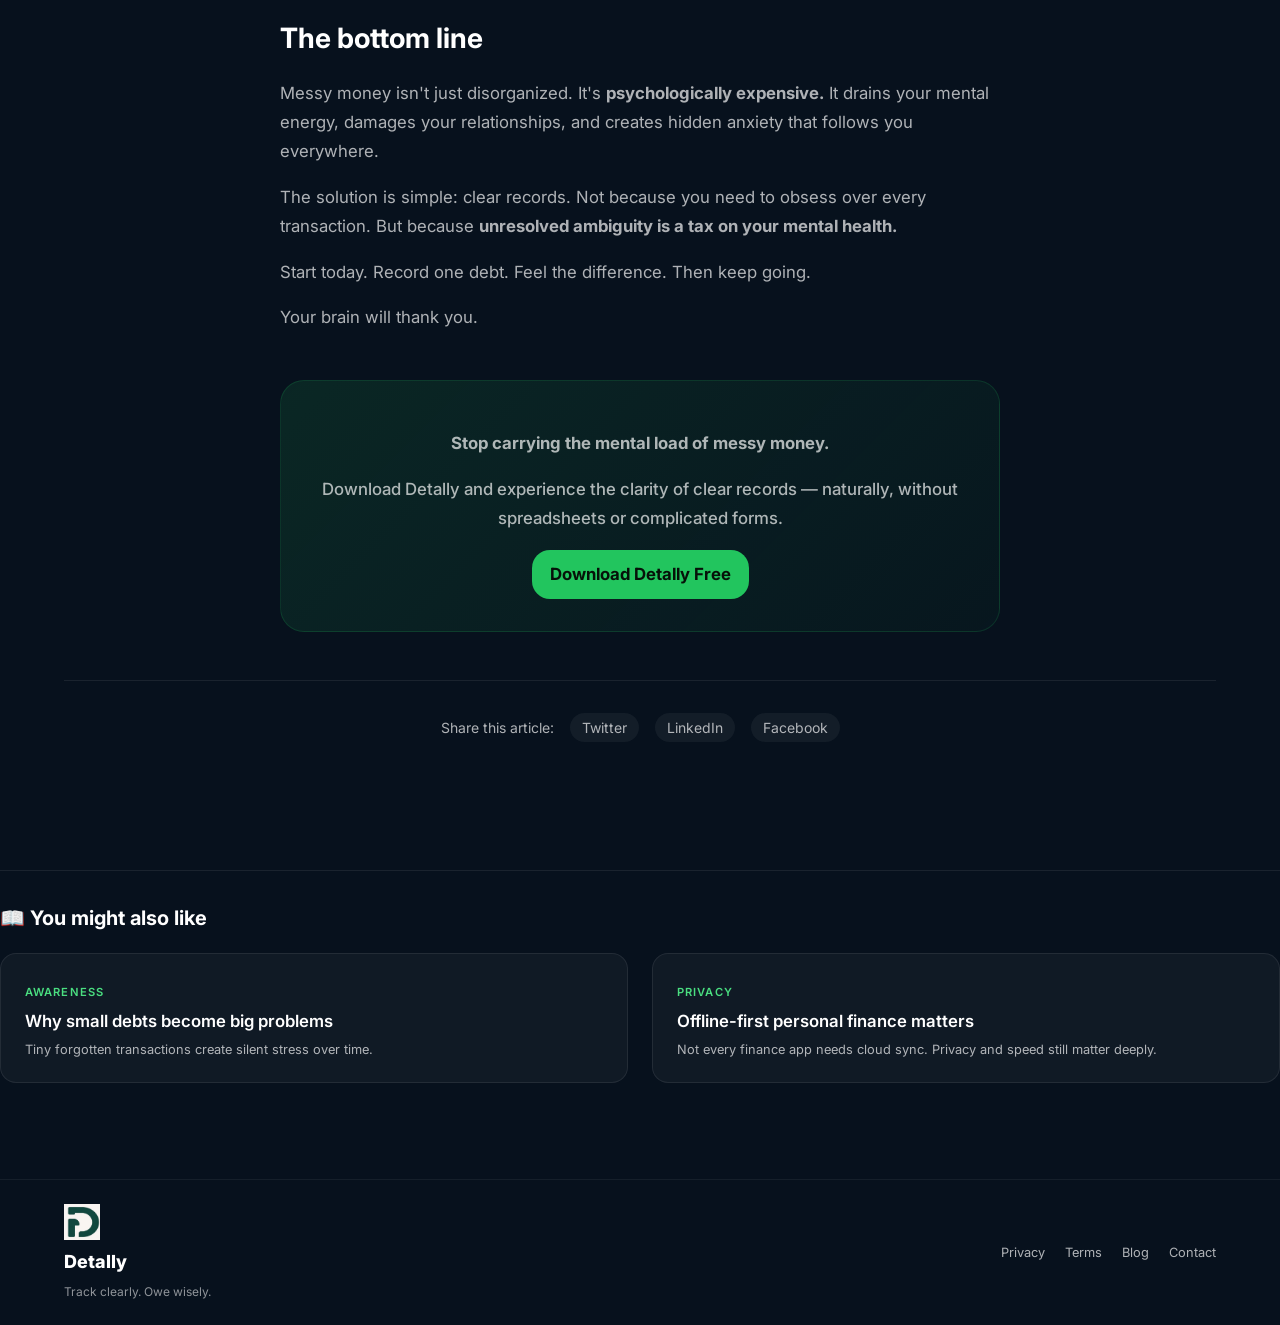
<file: blog/messy-money-creates-hidden-anxiety.html>
<!DOCTYPE html>
<html lang="en">

<head>
    <meta charset="UTF-8">
    <meta name="viewport" content="width=device-width, initial-scale=1.0">

    <link rel="icon" href="/assets/favicon/favicon.ico" type="image/x-icon">
    <link rel="icon" type="image/png" sizes="32x32" href="/assets/favicon/favicon-32x32.png">
    <link rel="icon" type="image/png" sizes="16x16" href="/assets/favicon/favicon-16x16.png">
    <link rel="apple-touch-icon" sizes="180x180" href="/assets/favicon/apple-touch-icon.png">

    <title>Messy money creates hidden anxiety | Detally Blog</title>
    <meta name="description"
        content="Clear records reduce misunderstandings, tension, and unnecessary mental load. Discover the psychological cost of financial clutter.">

    <!-- Open Graph / Social Share -->
    <meta property="og:title" content="Messy money creates hidden anxiety">
    <meta property="og:description"
        content="Clear records reduce misunderstandings, tension, and unnecessary mental load.">
    <meta property="og:image" content="/assets/blog/anxiety-brain-illustration-1200.webp">
    <meta property="og:url" content="https://detally.app/blog/messy-money-creates-hidden-anxiety">
    <meta property="og:type" content="article">

    <meta name="twitter:card" content="summary_large_image">
    <meta name="twitter:title" content="Messy money creates hidden anxiety">
    <meta name="twitter:description"
        content="Clear records reduce misunderstandings, tension, and unnecessary mental load.">
    <meta name="twitter:image" content="/assets/blog/anxiety-brain-illustration-1200.webp">

    <link rel="preconnect" href="https://fonts.googleapis.com">
    <link rel="preconnect" href="https://fonts.gstatic.com" crossorigin>
    <link rel="stylesheet" href="/style.css">
    <link rel="stylesheet" href="/blog/blog.css">

    <!-- seo canonical -->
    <link rel="canonical" href="https://detally.app/blog/messy-money-creates-hidden-anxiety">
</head>

<body>
    <a href="#main-content" class="skip-link">Skip to main content</a>

    <!-- Header -->
    <header class="site-header">
        <div class="container header-inner">
            <a href="/" class="logo-link" aria-label="Detally home">
                <img src="/assets/logo-detally.webp" alt="Detally logo" class="logo-img" width="42" height="42">
                <span class="site-title">Detally</span>
            </a>
            <nav class="main-nav" aria-label="Main navigation">
                <ul>
                    <li><a href="/#features">Features</a></li>
                    <li><a href="/#pricing">Pricing</a></li>
                    <li><a href="/#faq">FAQ</a></li>
                    <li><a href="/blog/" class="active">Blog</a></li>
                </ul>
            </nav>
            <button class="mobile-menu-btn" aria-label="Menu" aria-expanded="false">
                <span class="hamburger"></span>
            </button>
            <a href="https://play.google.com/store/apps/details?id=com.trungho.detally&rdid=com.trungho.detally&feature=md&offerId"
                class="cta-btn header-cta">Download App</a>
        </div>

        <nav id="mobile-nav" class="mobile-nav" aria-label="Mobile navigation" hidden>
            <ul>
                <li><a href="/#features">Features</a></li>
                <li><a href="/#pricing">Pricing</a></li>
                <li><a href="/#faq">FAQ</a></li>
                <li><a href="/blog/">Blog</a></li>
            </ul>
        </nav>
    </header>

    <main id="main-content">
        <article class="blog-post">
            <div class="container">
                <div class="post-back">
                    <a href="/blog/" class="back-link">← Back to all posts</a>
                </div>

                <div class="post-header">
                    <div class="post-category">Psychology</div>
                    <h1>Messy money creates hidden anxiety</h1>
                    <div class="post-meta">
                        <time datetime="2023-12-28">December 28, 2023</time>
                        <span>•</span>
                        <span>6 min read</span>
                        <span>•</span>
                        <span>By Detally Team</span>
                    </div>
                </div>

                <div class="post-content">
                    <p>You're lying in bed at 2 AM, unable to sleep. Your mind isn't racing about work deadlines or
                        relationship problems. It's thinking about that $40 your friend owes you from three weeks ago.
                    </p>

                    <p><em>Should I ask? Is it awkward? Did they forget? Did I forget? What if they think I'm cheap?
                            What if I'm wrong and they already paid?</em></p>

                    <p>This is the hidden cost of messy money. It's not about the dollars. It's about the <strong>mental
                            load</strong> — the invisible weight of unresolved financial ambiguity that follows you
                        everywhere.</p>

                    <p>And it's far more expensive than you think.</p>

                    <img src="/assets/blog/anxiety-brain-illustration-1200.webp" alt="Brain tangled with financial worries"
                        loading="lazy" onerror="this.style.display='none'">

                    <h2>The psychology of financial ambiguity</h2>

                    <p>Psychologists have studied this phenomenon extensively. It's called <strong>"cognitive
                            load"</strong> — the total amount of mental effort being used in working memory.</p>

                    <p>Every unresolved question in your life consumes mental energy, even when you're not actively
                        thinking about it. <strong>Open loops</strong> — as David Allen of GTD fame calls them — drain
                        your cognitive resources in the background.</p>

                    <p>Financial open loops are particularly problematic because:</p>

                    <ul>
                        <li><strong>They involve relationships</strong> — money + friendship = emotional complexity</li>
                        <li><strong>They lack clarity</strong> — how much? when? was it a loan or a gift?</li>
                        <li><strong>They trigger shame</strong> — on both sides (owing and being owed)</li>
                        <li><strong>They never fully close</strong> — without a system, they linger indefinitely</li>
                    </ul>

                    <blockquote>
                        <p>"The brain treats unresolved financial ambiguity the same way it treats a looming deadline —
                            as a threat. And threats trigger stress responses."</p>
                    </blockquote>

                    <h2>The real cost is invisible</h2>

                    <p>Let's do a thought experiment. Think about all the money you're owed right now — the small debts,
                        the "I'll get you back" promises, the forgotten IOUs.</p>

                    <p>Now think about all the money you owe others. The dinner your friend covered. The coffee you
                        promised to repay. The shared gift you haven't contributed to.</p>

                    <p>For most people, this adds up to <strong>$200-500 of financial ambiguity</strong> floating in
                        their mental space. That's not just money — it's mental real estate you could be using for
                        something else.</p>

                    <p>Research has shown that people with unclear financial records report:</p>

                    <ul>
                        <li><strong>40% higher stress levels</strong> related to daily finances</li>
                        <li><strong>Significantly more difficulty sleeping</strong> — especially on Sundays</li>
                        <li><strong>More relationship tension</strong> with friends and family</li>
                        <li><strong>Lower overall life satisfaction</strong> — even when income is the same</li>
                    </ul>

                    <p>The money itself isn't the problem. <strong>The ambiguity is the problem.</strong></p>

                    <h2>Why humans are bad at tracking money mentally</h2>

                    <p>Our brains evolved to track resources in small tribal settings — not modern financial webs with
                        dozens of transactions across multiple relationships.</p>

                    <p>We're good at:</p>

                    <ul>
                        <li>Remembering who helped us in a crisis</li>
                        <li>Recognizing faces and social bonds</li>
                        <li>Making quick survival decisions</li>
                    </ul>

                    <p>We're terrible at:</p>

                    <ul>
                        <li>Tracking 15 different small debts across 8 different people</li>
                        <li>Remembering exact amounts from weeks ago</li>
                        <li>Knowing who paid what when</li>
                        <li>Keeping mental running totals</li>
                    </ul>

                    <p>This isn't a personal failing. It's a <strong>cognitive limitation</strong> that affects
                        everyone. The solution isn't to "try harder" — it's to use external systems.</p>

                    <img src="/assets/blog/brain-vs-system-illustration-1200.webp"
                        alt="Human brain vs external system comparison" loading="lazy"
                        onerror="this.style.display='none'">

                    <h2>The relationship cost</h2>

                    <p>Messy money doesn't just stress you out. It damages relationships.</p>

                    <p>Think about the friends you've had financial ambiguity with. Maybe you avoid them now — not
                        because you don't like them, but because you don't want to deal with the unresolved money
                        situation.</p>

                    <p>Or maybe you feel a twinge of resentment every time you see them. That $20 from months ago has
                        silently transformed from a simple debt into a relationship friction point.</p>

                    <p>On the flip side, think about the people you have <strong>clear</strong> financial records with.
                        The ones where you both know exactly what's owed, when it's due, and when it's paid. Those
                        relationships feel lighter. Freer. More trusting.</p>

                    <p><strong>Clarity creates trust. Ambiguity creates distance.</strong></p>

                    <h3>The avoidance spiral</h3>

                    <p>Here's how messy money typically escalates:</p>

                    <ol>
                        <li>Small debt occurs — $20 for lunch</li>
                        <li>No record made — "I'll remember"</li>
                        <li>Time passes — days become weeks</li>
                        <li>Ambiguity grows — was it $15 or $20? Did they pay?</li>
                        <li>Avoidance begins — you stop bringing it up</li>
                        <li>Resentment builds — silent frustration</li>
                        <li>Relationship cools — you interact less</li>
                        <li>Debt remains unresolved — maybe forever</li>
                    </ol>

                    <p>All of this starts with a single unrecorded transaction. <strong>A 10-second recording could have
                            prevented months of silent tension.</strong></p>

                    <h2>The clarity cure</h2>

                    <p>The solution is almost embarrassingly simple: <strong>write it down.</strong></p>

                    <p>Research in cognitive psychology shows that externalizing information — getting it out of your
                        head and into a system — dramatically reduces cognitive load. It's why therapists recommend
                        journaling. It's why productivity experts swear by to-do lists.</p>

                    <p>And it's why financial clarity starts with a single record.</p>

                    <blockquote>
                        <p>"Clear records don't just help you track money. They free your mind to focus on what actually
                            matters."</p>
                    </blockquote>

                    <h3>What clarity does for you:</h3>

                    <ul>
                        <li><strong>Closes open loops</strong> — no more wondering "who owes what"</li>
                        <li><strong>Reduces mental load</strong> — you don't need to remember anymore</li>
                        <li><strong>Enables confident conversations</strong> — "Hey, according to my records, you owe
                            $20. No rush!"</li>
                        <li><strong>Prevents relationship damage</strong> — clarity removes the awkwardness</li>
                        <li><strong>Creates peace of mind</strong> — the invisible weight lifts</li>
                    </ul>

                    <h2>How to start (today, in 5 minutes)</h2>

                    <p>You don't need a complex system. You don't need to become a spreadsheet expert. You just need
                        <strong>one simple habit</strong>:
                    </p>

                    <p><strong>Record every debt immediately — in whatever way is easiest.</strong></p>

                    <p>That could be:</p>

                    <ul>
                        <li>A note in your phone</li>
                        <li>A message to yourself</li>
                        <li>A dedicated app like Detally</li>
                        <li>A notebook you keep in your bag</li>
                    </ul>

                    <p>The tool doesn't matter as much as the <strong>habit</strong>. Get it out of your head and into a
                        system. That's it. That's the whole solution.</p>

                    <p>Once you have the record, you can:</p>

                    <ol>
                        <li><strong>Review weekly</strong> — spend 5 minutes every Friday checking outstanding debts
                        </li>
                        <li><strong>Send kind reminders</strong> — "Hey! No rush, but just checking in about that $20.
                            Thanks!"</li>
                        <li><strong>Close resolved debts</strong> — mark them paid and feel the satisfaction of closure
                        </li>
                    </ol>
                    
                    <img src="/assets/detally-preview-800.webp"
                         srcset="/assets/detally-preview-400.webp 400w,
                                 /assets/detally-preview-800.webp 800w,
                                 /assets/detally-preview-1200.webp 1200w"
                         alt="Detally app making debt tracking simple and clear"
                         loading="lazy" onerror="this.style.display='none'">

                    <h2>Why Detally exists</h2>

                    <p>We built Detally because we experienced this hidden anxiety ourselves. The sleepless nights
                        wondering about small debts. The awkward conversations with friends. The mental load of trying
                        to remember who owed what.</p>

                    <p>We wanted a tool that makes recording debts <strong>effortless</strong> — so you don't have to
                        rely on memory. Just type what happened, and Detally handles the rest.</p>

                    <p>Not because tracking every penny is virtuous. But because <strong>clarity creates peace of
                            mind.</strong> And peace of mind is priceless.</p>

                    <h2>The bottom line</h2>

                    <p>Messy money isn't just disorganized. It's <strong>psychologically expensive.</strong> It drains
                        your mental energy, damages your relationships, and creates hidden anxiety that follows you
                        everywhere.</p>

                    <p>The solution is simple: clear records. Not because you need to obsess over every transaction. But
                        because <strong>unresolved ambiguity is a tax on your mental health.</strong></p>

                    <p>Start today. Record one debt. Feel the difference. Then keep going.</p>

                    <p>Your brain will thank you.</p>

                    <!-- Post CTA -->
                    <div class="post-cta">
                        <p><strong>Stop carrying the mental load of messy money.</strong></p>
                        <p>Download Detally and experience the clarity of clear records — naturally, without
                            spreadsheets or complicated forms.</p>
                        <a href="https://play.google.com/store/apps/details?id=com.trungho.detally&rdid=com.trungho.detally&feature=md&offerId"
                            class="cta-btn">Download Detally Free</a>
                    </div>
                </div>

                <div class="post-footer">
                    <div class="post-share">
                        <span>Share this article:</span>
                        <a href="#" class="share-twitter">Twitter</a>
                        <a href="#" class="share-linkedin">LinkedIn</a>
                        <a href="#" class="share-facebook">Facebook</a>
                    </div>
                </div>
            </div>
        </article>
        <!-- Related Posts -->
        <section class="related-posts">
            <h3>📖 You might also like</h3>
            <div class="related-grid">
                <a href="/blog/why-small-debts-become-big-problems" class="related-card">
                    <span class="related-category">Awareness</span>
                    <h4>Why small debts become big problems</h4>
                    <p class="related-excerpt">Tiny forgotten transactions create silent stress over time.</p>
                </a>
                <a href="/blog/offline-first-personal-finance-matters" class="related-card">
                    <span class="related-category">Privacy</span>
                    <h4>Offline-first personal finance matters</h4>
                    <p class="related-excerpt">Not every finance app needs cloud sync. Privacy and speed still matter
                        deeply.</p>
                </a>
            </div>
        </section>
    </main>

    <!-- Footer -->
    <footer class="site-footer">
        <div class="container footer-inner">
            <div class="footer-brand">
                <img src="/assets/logo-detally.webp" alt="Detally logo" width="44" height="44" loading="lazy">
                <h3 class="footer-title">Detally</h3>
                <p>Track clearly. Owe wisely.</p>
            </div>
            <nav class="footer-nav" aria-label="Footer navigation">
                <a href="https://www.freeprivacypolicy.com/live/0b694c92-edd3-41c4-bc44-e917e0bb46de">Privacy</a>
                <a href="#">Terms</a>
                <a href="/#blog">Blog</a>
                <a href="mailto:hello@detally.app">Contact</a>
            </nav>
        </div>
    </footer>

    <script src="/script.js" defer></script>
</body>

</html>
</file>
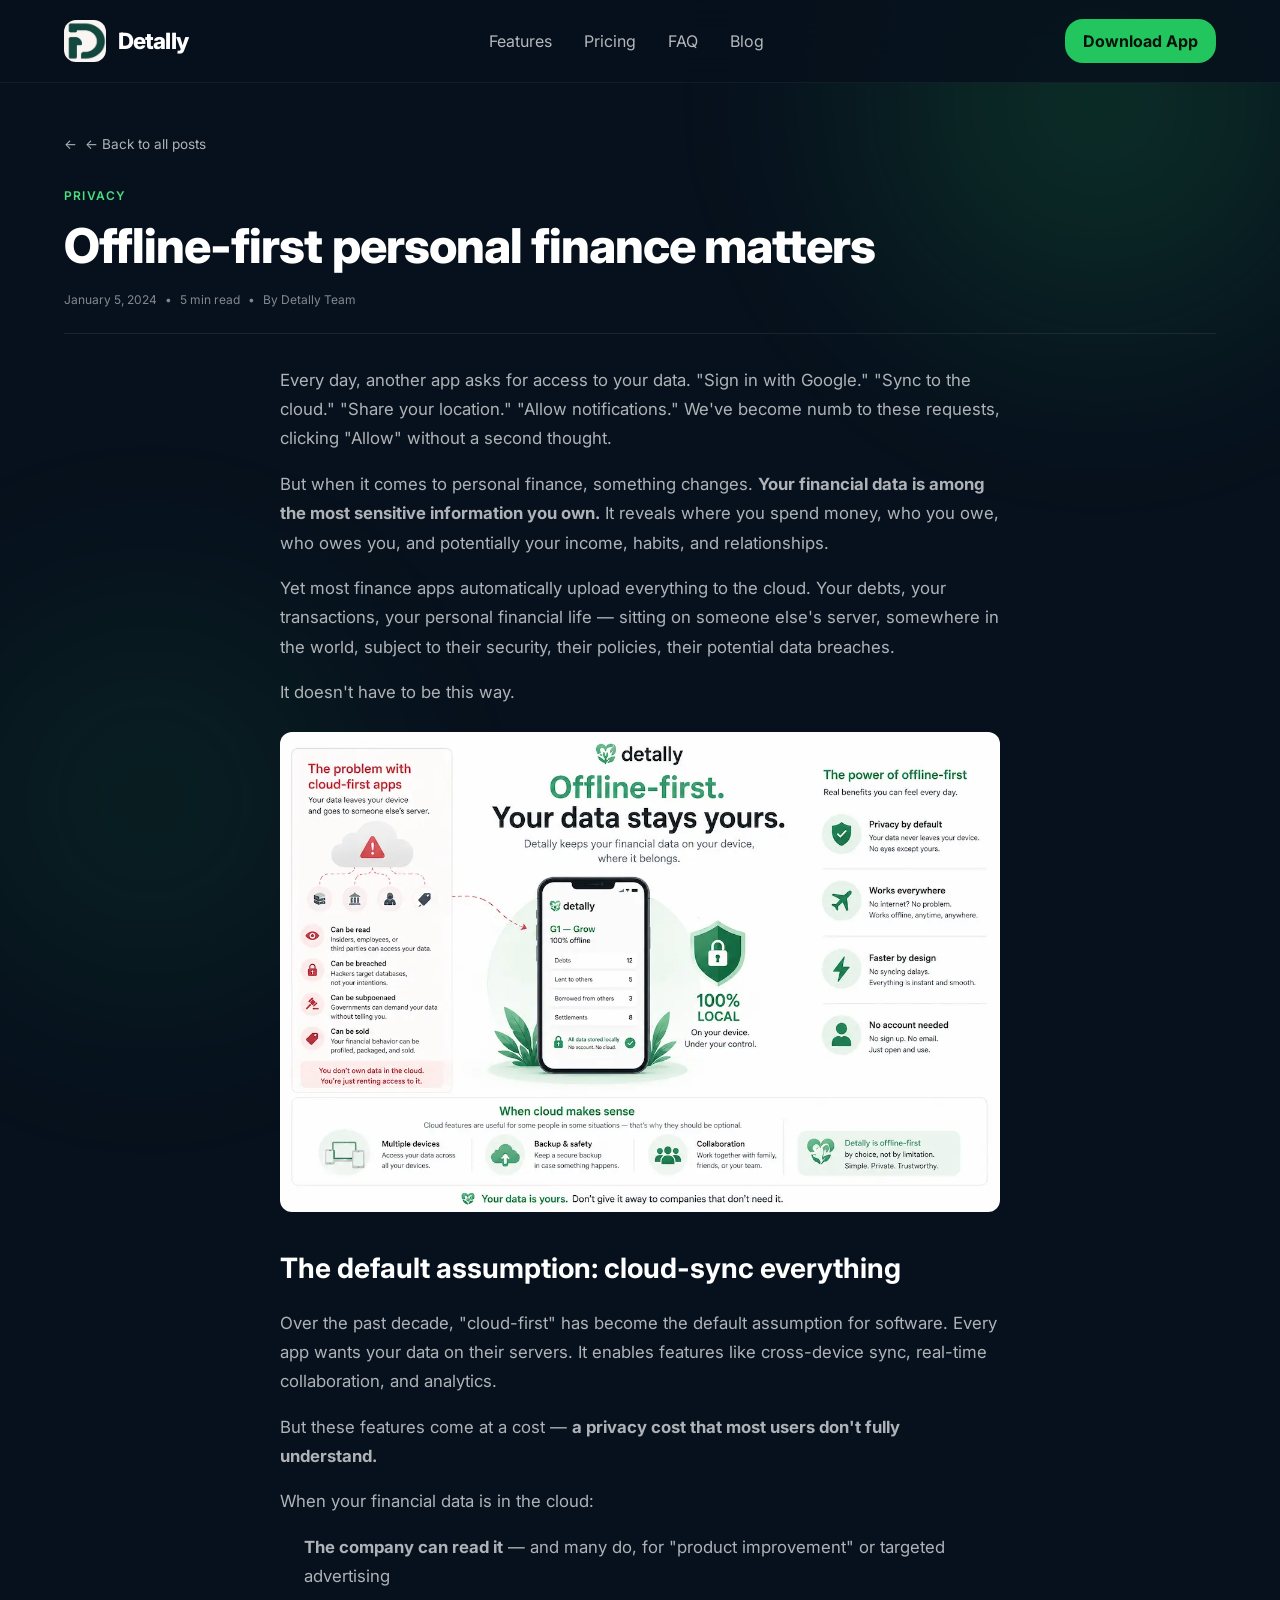
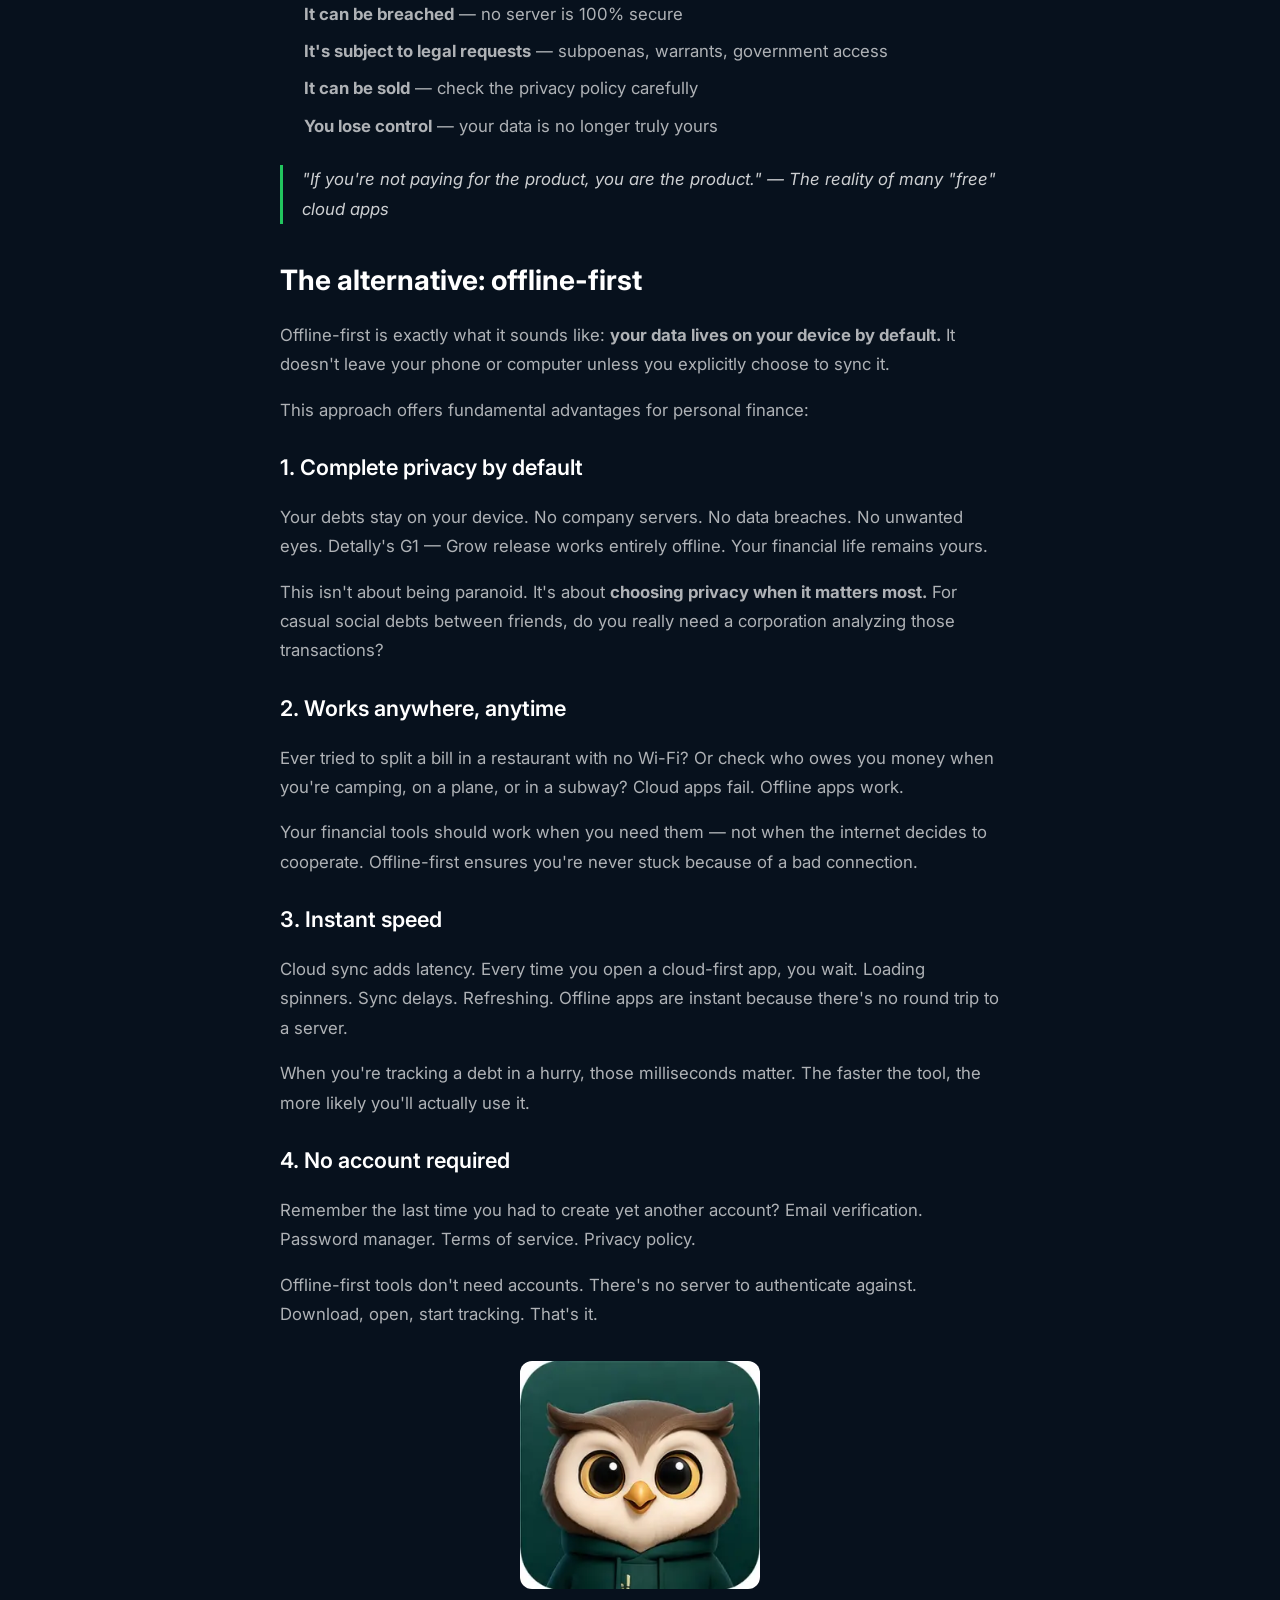
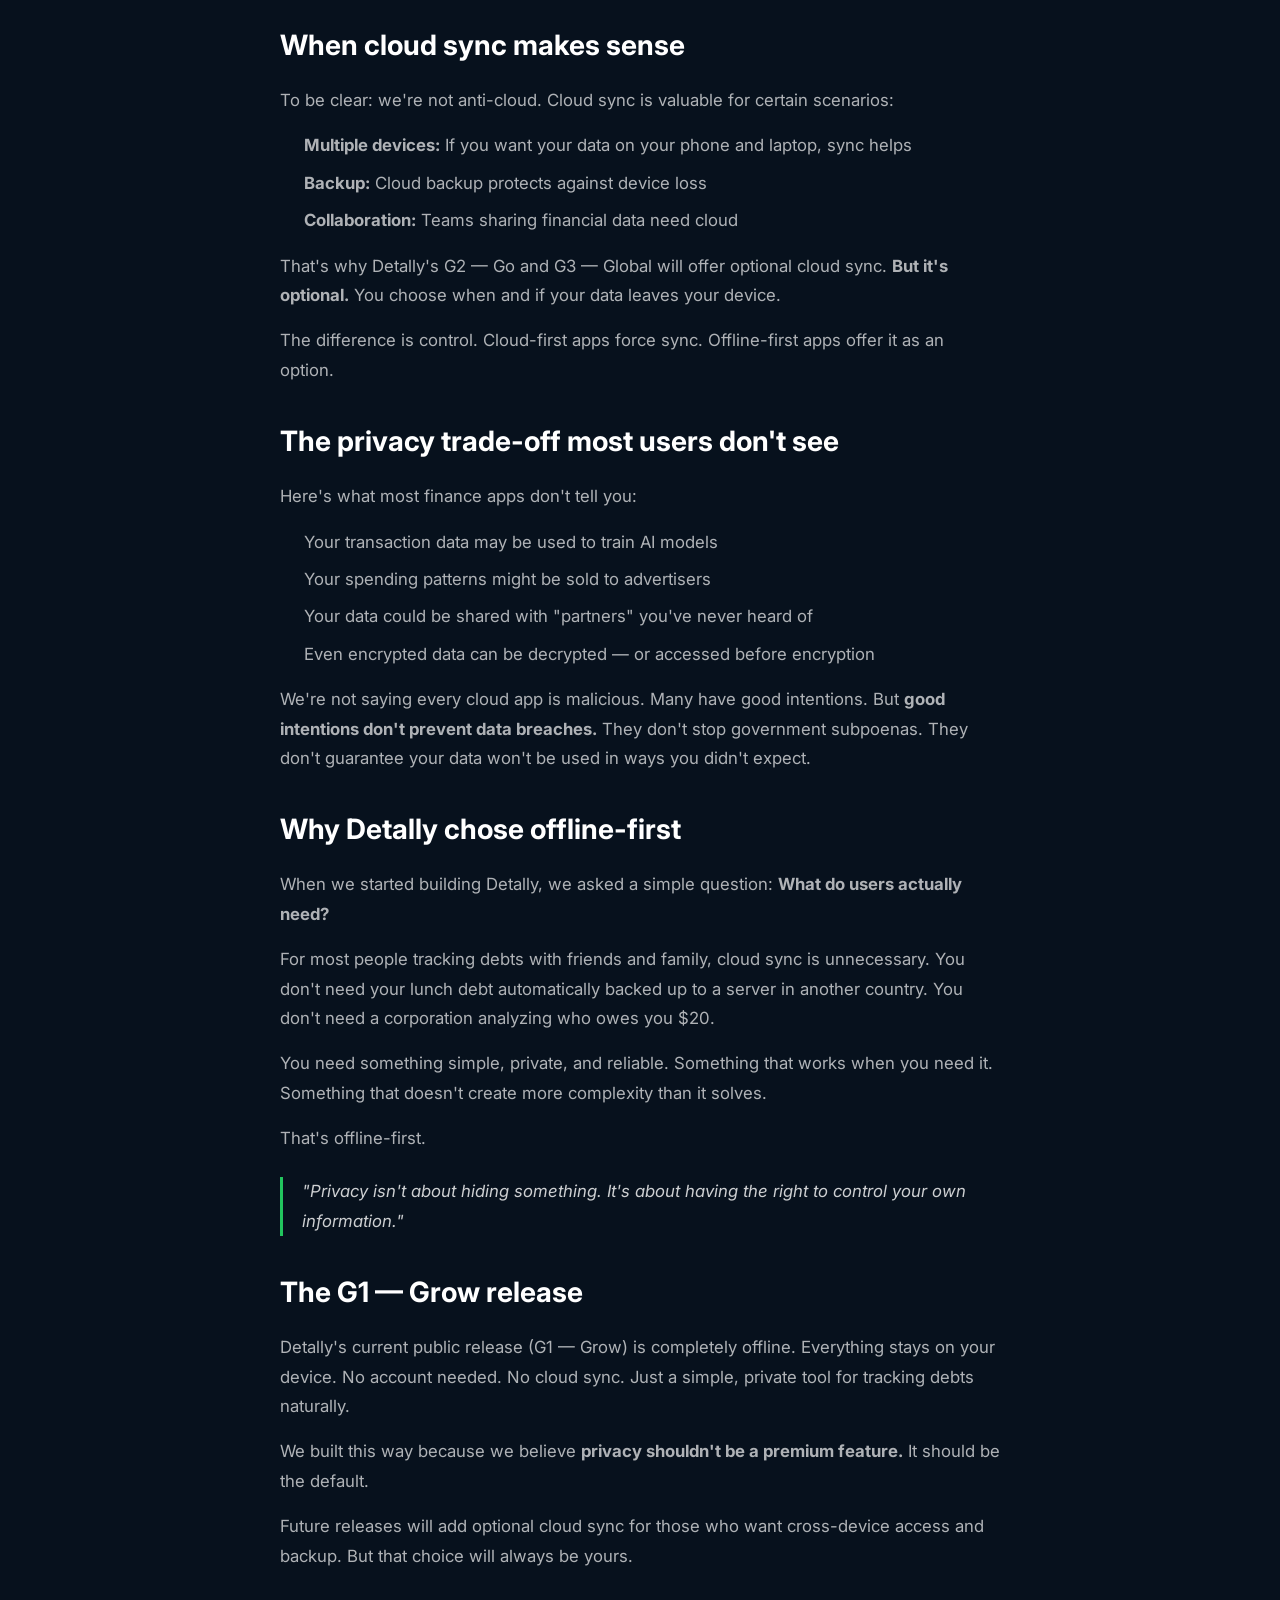
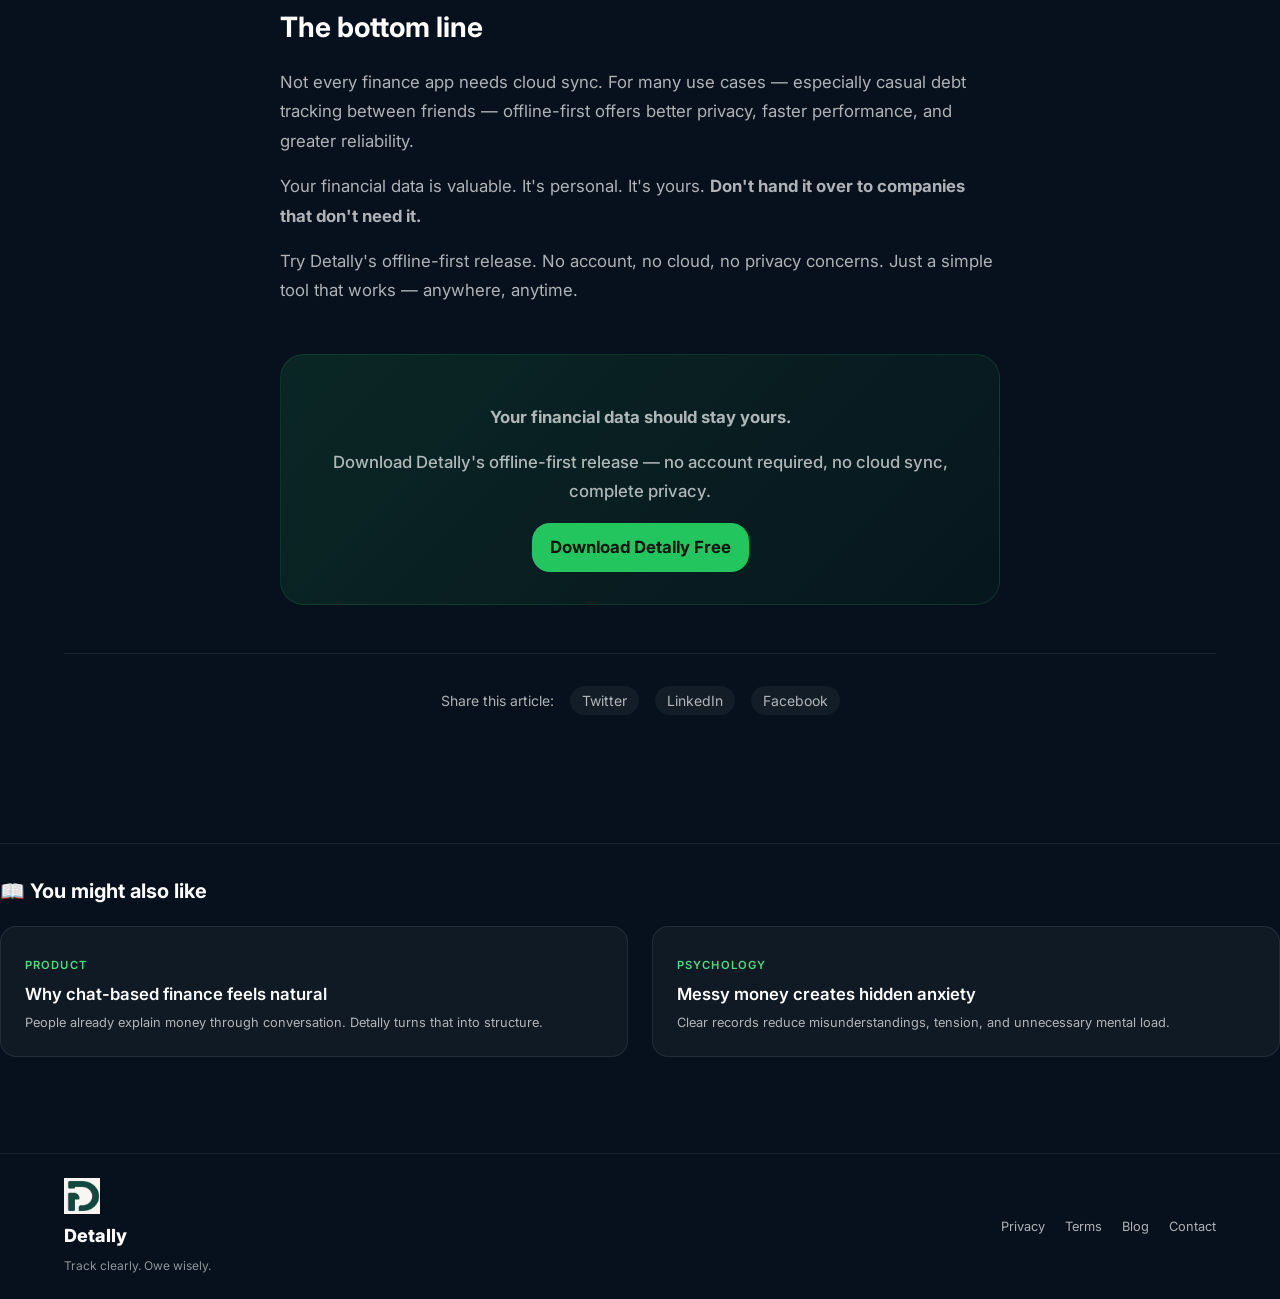
<file: blog/offline-first-personal-finance-matters.html>
<!DOCTYPE html>
<html lang="en">

<head>
    <meta charset="UTF-8">
    <meta name="viewport" content="width=device-width, initial-scale=1.0">

    <link rel="icon" href="/assets/favicon/favicon.ico" type="image/x-icon">
    <link rel="icon" type="image/png" sizes="32x32" href="/assets/favicon/favicon-32x32.png">
    <link rel="icon" type="image/png" sizes="16x16" href="/assets/favicon/favicon-16x16.png">
    <link rel="apple-touch-icon" sizes="180x180" href="/assets/favicon/apple-touch-icon.png">

    <title>Offline-first personal finance matters | Detally Blog</title>
    <meta name="description"
        content="Not every finance app needs cloud sync. Discover why offline-first architecture offers better privacy, speed, and control over your financial data.">

    <!-- Open Graph / Social Share -->
    <meta property="og:title" content="Offline-first personal finance matters">
    <meta property="og:description"
        content="Not every finance app needs cloud sync. Privacy and speed still matter deeply.">
    <meta property="og:image" content="/assets/blog/offline-first-illustration-1200.webp">
    <meta property="og:url" content="https://detally.app/blog/offline-first-personal-finance-matters">
    <meta property="og:type" content="article">

    <meta name="twitter:card" content="summary_large_image">
    <meta name="twitter:title" content="Offline-first personal finance matters">
    <meta name="twitter:description"
        content="Not every finance app needs cloud sync. Privacy and speed still matter deeply.">
    <meta name="twitter:image" content="/assets/blog/offline-first-illustration-1200.webp">

    <link rel="preconnect" href="https://fonts.googleapis.com">
    <link rel="preconnect" href="https://fonts.gstatic.com" crossorigin>
    <link rel="stylesheet" href="/style.css">
    <link rel="stylesheet" href="/blog/blog.css">

    <!-- seo canonical -->
    <link rel="canonical" href="https://detally.app/blog/offline-first-personal-finance-matters">
</head>

<body>
    <a href="#main-content" class="skip-link">Skip to main content</a>

    <!-- Header -->
    <header class="site-header">
        <div class="container header-inner">
            <a href="/" class="logo-link" aria-label="Detally home">
                <img src="/assets/logo-detally.webp" alt="Detally logo" class="logo-img" width="42" height="42">
                <span class="site-title">Detally</span>
            </a>
            <nav class="main-nav" aria-label="Main navigation">
                <ul>
                    <li><a href="/#features">Features</a></li>
                    <li><a href="/#pricing">Pricing</a></li>
                    <li><a href="/#faq">FAQ</a></li>
                    <li><a href="/blog/" class="active">Blog</a></li>
                </ul>
            </nav>
            <button class="mobile-menu-btn" aria-label="Menu" aria-expanded="false">
                <span class="hamburger"></span>
            </button>
            <a href="https://play.google.com/store/apps/details?id=com.trungho.detally&rdid=com.trungho.detally&feature=md&offerId"
                class="cta-btn header-cta">Download App</a>
        </div>

        <nav id="mobile-nav" class="mobile-nav" aria-label="Mobile navigation" hidden>
            <ul>
                <li><a href="/#features">Features</a></li>
                <li><a href="/#pricing">Pricing</a></li>
                <li><a href="/#faq">FAQ</a></li>
                <li><a href="/blog/">Blog</a></li>
            </ul>
        </nav>
    </header>

    <main id="main-content">
        <article class="blog-post">
            <div class="container">
                <div class="post-back">
                    <a href="/blog/" class="back-link">← Back to all posts</a>
                </div>

                <div class="post-header">
                    <div class="post-category">Privacy</div>
                    <h1>Offline-first personal finance matters</h1>
                    <div class="post-meta">
                        <time datetime="2024-01-05">January 5, 2024</time>
                        <span>•</span>
                        <span>5 min read</span>
                        <span>•</span>
                        <span>By Detally Team</span>
                    </div>
                </div>

                <div class="post-content">
                    <p>Every day, another app asks for access to your data. "Sign in with Google." "Sync to the cloud."
                        "Share your location." "Allow notifications." We've become numb to these requests, clicking
                        "Allow" without a second thought.</p>

                    <p>But when it comes to personal finance, something changes. <strong>Your financial data is among
                            the most sensitive information you own.</strong> It reveals where you spend money, who you
                        owe, who owes you, and potentially your income, habits, and relationships.</p>

                    <p>Yet most finance apps automatically upload everything to the cloud. Your debts, your
                        transactions, your personal financial life — sitting on someone else's server, somewhere in the
                        world, subject to their security, their policies, their potential data breaches.</p>

                    <p>It doesn't have to be this way.</p>

                    <img src="/assets/blog/offline-first-illustration-1200.webp"
                        alt="Data staying on device with cloud crossed out" loading="lazy"
                        onerror="this.style.display='none'">

                    <h2>The default assumption: cloud-sync everything</h2>

                    <p>Over the past decade, "cloud-first" has become the default assumption for software. Every app
                        wants your data on their servers. It enables features like cross-device sync, real-time
                        collaboration, and analytics.</p>

                    <p>But these features come at a cost — <strong>a privacy cost that most users don't fully
                            understand.</strong></p>

                    <p>When your financial data is in the cloud:</p>

                    <ul>
                        <li><strong>The company can read it</strong> — and many do, for "product improvement" or
                            targeted advertising</li>
                        <li><strong>It can be breached</strong> — no server is 100% secure</li>
                        <li><strong>It's subject to legal requests</strong> — subpoenas, warrants, government access
                        </li>
                        <li><strong>It can be sold</strong> — check the privacy policy carefully</li>
                        <li><strong>You lose control</strong> — your data is no longer truly yours</li>
                    </ul>

                    <blockquote>
                        <p>"If you're not paying for the product, you are the product." — The reality of many "free"
                            cloud apps</p>
                    </blockquote>

                    <h2>The alternative: offline-first</h2>

                    <p>Offline-first is exactly what it sounds like: <strong>your data lives on your device by
                            default.</strong> It doesn't leave your phone or computer unless you explicitly choose to
                        sync it.</p>

                    <p>This approach offers fundamental advantages for personal finance:</p>

                    <h3>1. Complete privacy by default</h3>

                    <p>Your debts stay on your device. No company servers. No data breaches. No unwanted eyes. Detally's
                        G1 — Grow release works entirely offline. Your financial life remains yours.</p>

                    <p>This isn't about being paranoid. It's about <strong>choosing privacy when it matters
                            most.</strong> For casual social debts between friends, do you really need a corporation
                        analyzing those transactions?</p>

                    <h3>2. Works anywhere, anytime</h3>

                    <p>Ever tried to split a bill in a restaurant with no Wi-Fi? Or check who owes you money when you're
                        camping, on a plane, or in a subway? Cloud apps fail. Offline apps work.</p>

                    <p>Your financial tools should work when you need them — not when the internet decides to cooperate.
                        Offline-first ensures you're never stuck because of a bad connection.</p>

                    <h3>3. Instant speed</h3>

                    <p>Cloud sync adds latency. Every time you open a cloud-first app, you wait. Loading spinners. Sync
                        delays. Refreshing. Offline apps are instant because there's no round trip to a server.</p>

                    <p>When you're tracking a debt in a hurry, those milliseconds matter. The faster the tool, the more
                        likely you'll actually use it.</p>

                    <h3>4. No account required</h3>

                    <p>Remember the last time you had to create yet another account? Email verification. Password
                        manager. Terms of service. Privacy policy.</p>

                    <p>Offline-first tools don't need accounts. There's no server to authenticate against. Download,
                        open, start tracking. That's it.</p>

                    <img src="/assets/owee-detally-owl.webp" alt="Owee the owl — Detally's offline-first assistant"
                        loading="lazy" style="max-width: 240px; margin: 2rem auto;" onerror="this.style.display='none'">

                    <h2>When cloud sync makes sense</h2>

                    <p>To be clear: we're not anti-cloud. Cloud sync is valuable for certain scenarios:</p>

                    <ul>
                        <li><strong>Multiple devices:</strong> If you want your data on your phone and laptop, sync
                            helps</li>
                        <li><strong>Backup:</strong> Cloud backup protects against device loss</li>
                        <li><strong>Collaboration:</strong> Teams sharing financial data need cloud</li>
                    </ul>

                    <p>That's why Detally's G2 — Go and G3 — Global will offer optional cloud sync. <strong>But it's
                            optional.</strong> You choose when and if your data leaves your device.</p>

                    <p>The difference is control. Cloud-first apps force sync. Offline-first apps offer it as an option.
                    </p>

                    <h2>The privacy trade-off most users don't see</h2>

                    <p>Here's what most finance apps don't tell you:</p>

                    <ul>
                        <li>Your transaction data may be used to train AI models</li>
                        <li>Your spending patterns might be sold to advertisers</li>
                        <li>Your data could be shared with "partners" you've never heard of</li>
                        <li>Even encrypted data can be decrypted — or accessed before encryption</li>
                    </ul>

                    <p>We're not saying every cloud app is malicious. Many have good intentions. But <strong>good
                            intentions don't prevent data breaches.</strong> They don't stop government subpoenas. They
                        don't guarantee your data won't be used in ways you didn't expect.</p>

                    <h2>Why Detally chose offline-first</h2>

                    <p>When we started building Detally, we asked a simple question: <strong>What do users actually
                            need?</strong></p>

                    <p>For most people tracking debts with friends and family, cloud sync is unnecessary. You don't need
                        your lunch debt automatically backed up to a server in another country. You don't need a
                        corporation analyzing who owes you $20.</p>

                    <p>You need something simple, private, and reliable. Something that works when you need it.
                        Something that doesn't create more complexity than it solves.</p>

                    <p>That's offline-first.</p>

                    <blockquote>
                        <p>"Privacy isn't about hiding something. It's about having the right to control your own
                            information."</p>
                    </blockquote>

                    <h2>The G1 — Grow release</h2>

                    <p>Detally's current public release (G1 — Grow) is completely offline. Everything stays on your
                        device. No account needed. No cloud sync. Just a simple, private tool for tracking debts
                        naturally.</p>

                    <p>We built this way because we believe <strong>privacy shouldn't be a premium feature.</strong> It
                        should be the default.</p>

                    <p>Future releases will add optional cloud sync for those who want cross-device access and backup.
                        But that choice will always be yours.</p>

                    <h2>The bottom line</h2>

                    <p>Not every finance app needs cloud sync. For many use cases — especially casual debt tracking
                        between friends — offline-first offers better privacy, faster performance, and greater
                        reliability.</p>

                    <p>Your financial data is valuable. It's personal. It's yours. <strong>Don't hand it over to
                            companies that don't need it.</strong></p>

                    <p>Try Detally's offline-first release. No account, no cloud, no privacy concerns. Just a simple
                        tool that works — anywhere, anytime.</p>

                    <!-- Post CTA -->
                    <div class="post-cta">
                        <p><strong>Your financial data should stay yours.</strong></p>
                        <p>Download Detally's offline-first release — no account required, no cloud sync, complete
                            privacy.</p>
                        <a href="https://play.google.com/store/apps/details?id=com.trungho.detally&rdid=com.trungho.detally&feature=md&offerId"
                            class="cta-btn">Download Detally Free</a>
                    </div>
                </div>

                <div class="post-footer">
                    <div class="post-share">
                        <span>Share this article:</span>
                        <a href="#" class="share-twitter">Twitter</a>
                        <a href="#" class="share-linkedin">LinkedIn</a>
                        <a href="#" class="share-facebook">Facebook</a>
                    </div>
                </div>
            </div>
        </article>
        <!-- Related Posts -->
        <section class="related-posts">
            <h3>📖 You might also like</h3>
            <div class="related-grid">
                <a href="/blog/why-chat-based-finance-feels-natural" class="related-card">
                    <span class="related-category">Product</span>
                    <h4>Why chat-based finance feels natural</h4>
                    <p class="related-excerpt">People already explain money through conversation. Detally turns that
                        into
                        structure.</p>
                </a>
                <a href="/blog/messy-money-creates-hidden-anxiety" class="related-card">
                    <span class="related-category">Psychology</span>
                    <h4>Messy money creates hidden anxiety</h4>
                    <p class="related-excerpt">Clear records reduce misunderstandings, tension, and unnecessary mental
                        load.
                    </p>
                </a>
            </div>
        </section>
    </main>

    <!-- Footer -->
    <footer class="site-footer">
        <div class="container footer-inner">
            <div class="footer-brand">
                <img src="/assets/logo-detally.webp" alt="Detally logo" width="44" height="44" loading="lazy">
                <h3 class="footer-title">Detally</h3>
                <p>Track clearly. Owe wisely.</p>
            </div>
            <nav class="footer-nav" aria-label="Footer navigation">
                <a href="https://www.freeprivacypolicy.com/live/0b694c92-edd3-41c4-bc44-e917e0bb46de">Privacy</a>
                <a href="#">Terms</a>
                <a href="/#blog">Blog</a>
                <a href="mailto:hello@detally.app">Contact</a>
            </nav>
        </div>
    </footer>
</body>
<script src="/script.js" defer></script>

</html>
</file>
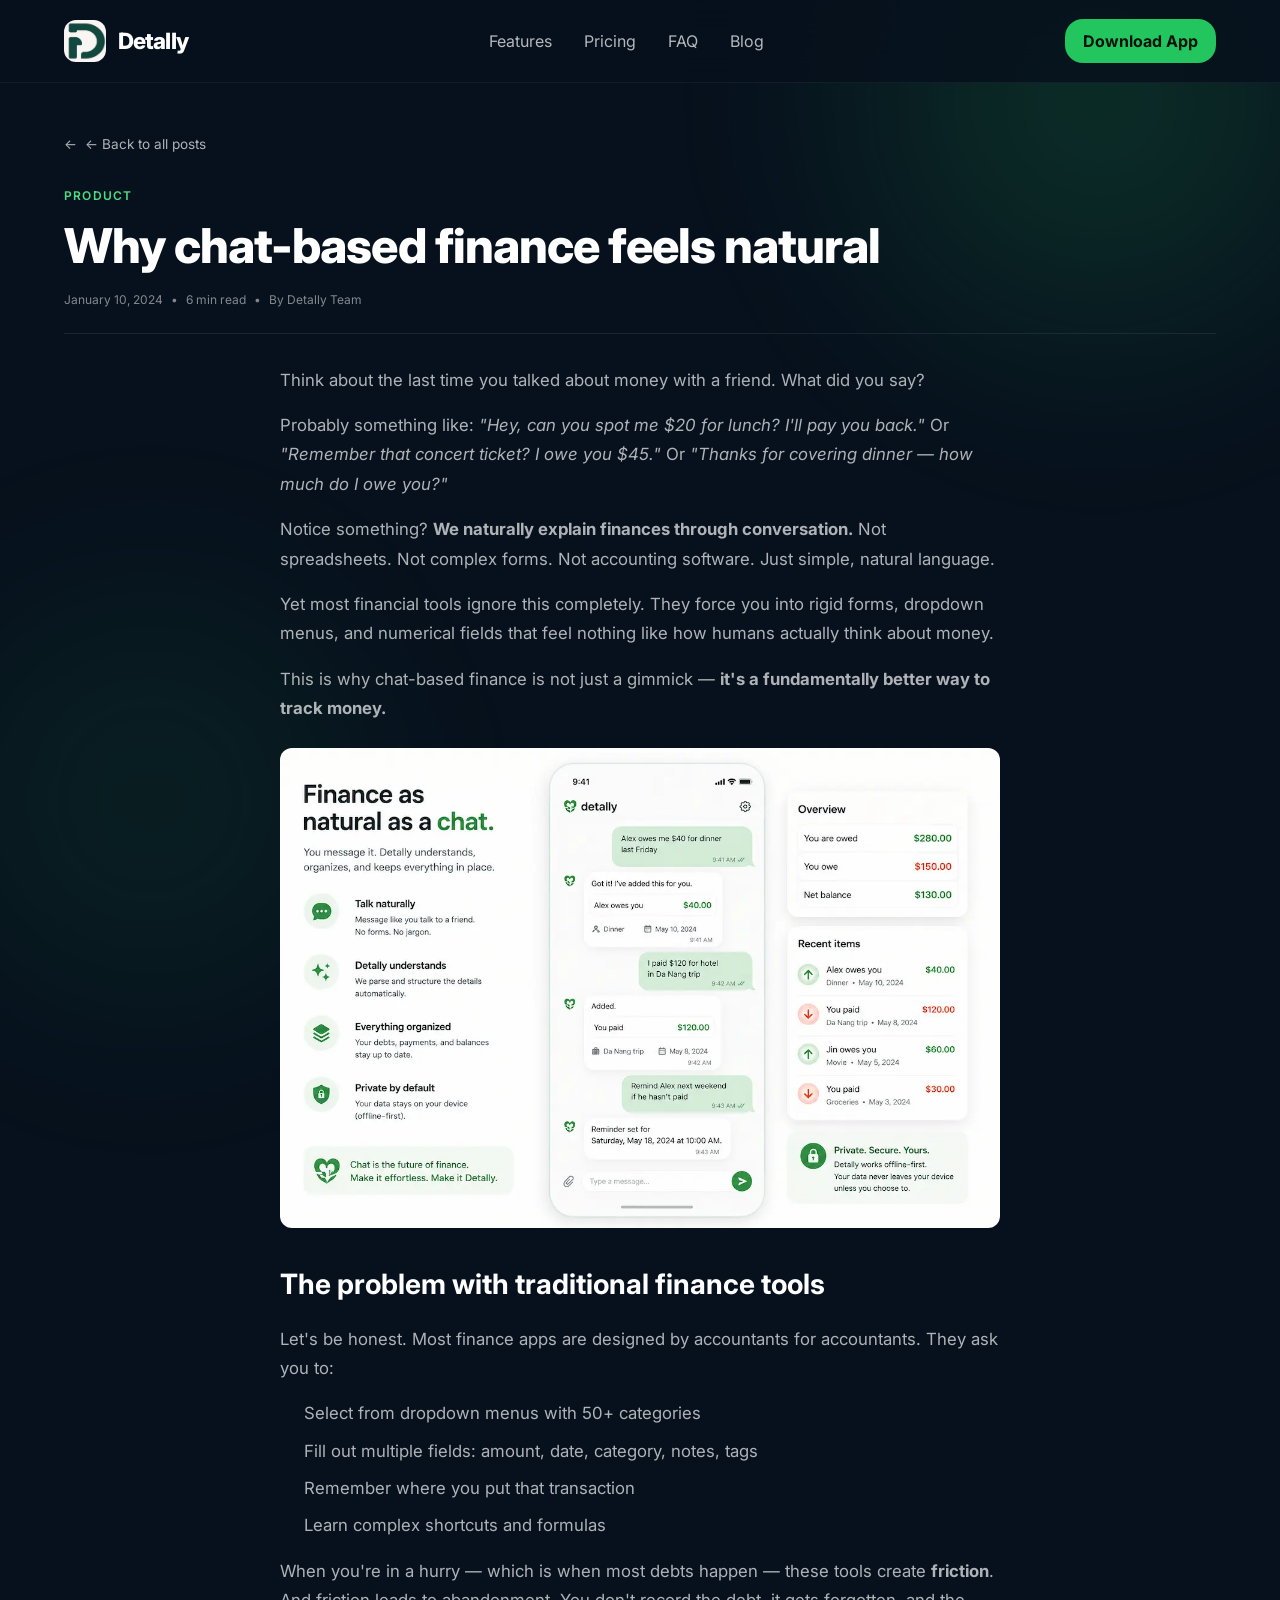
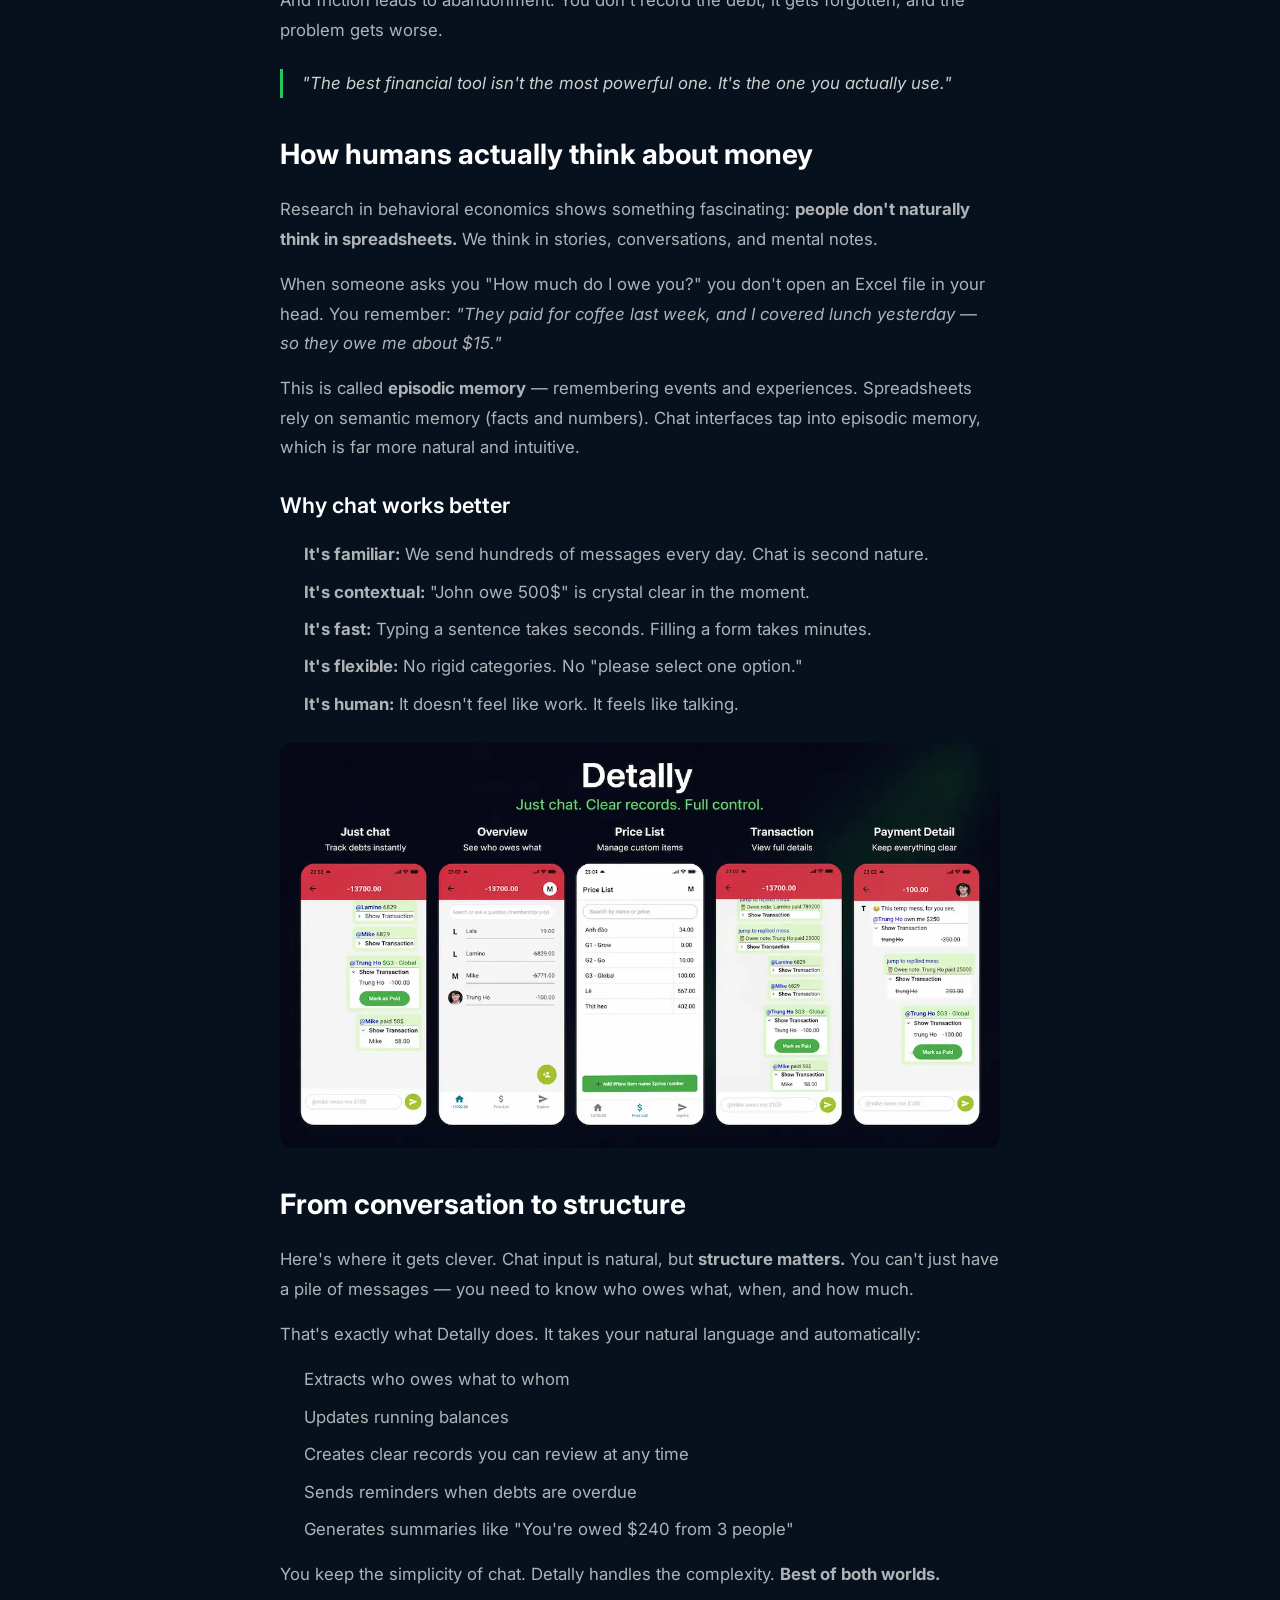
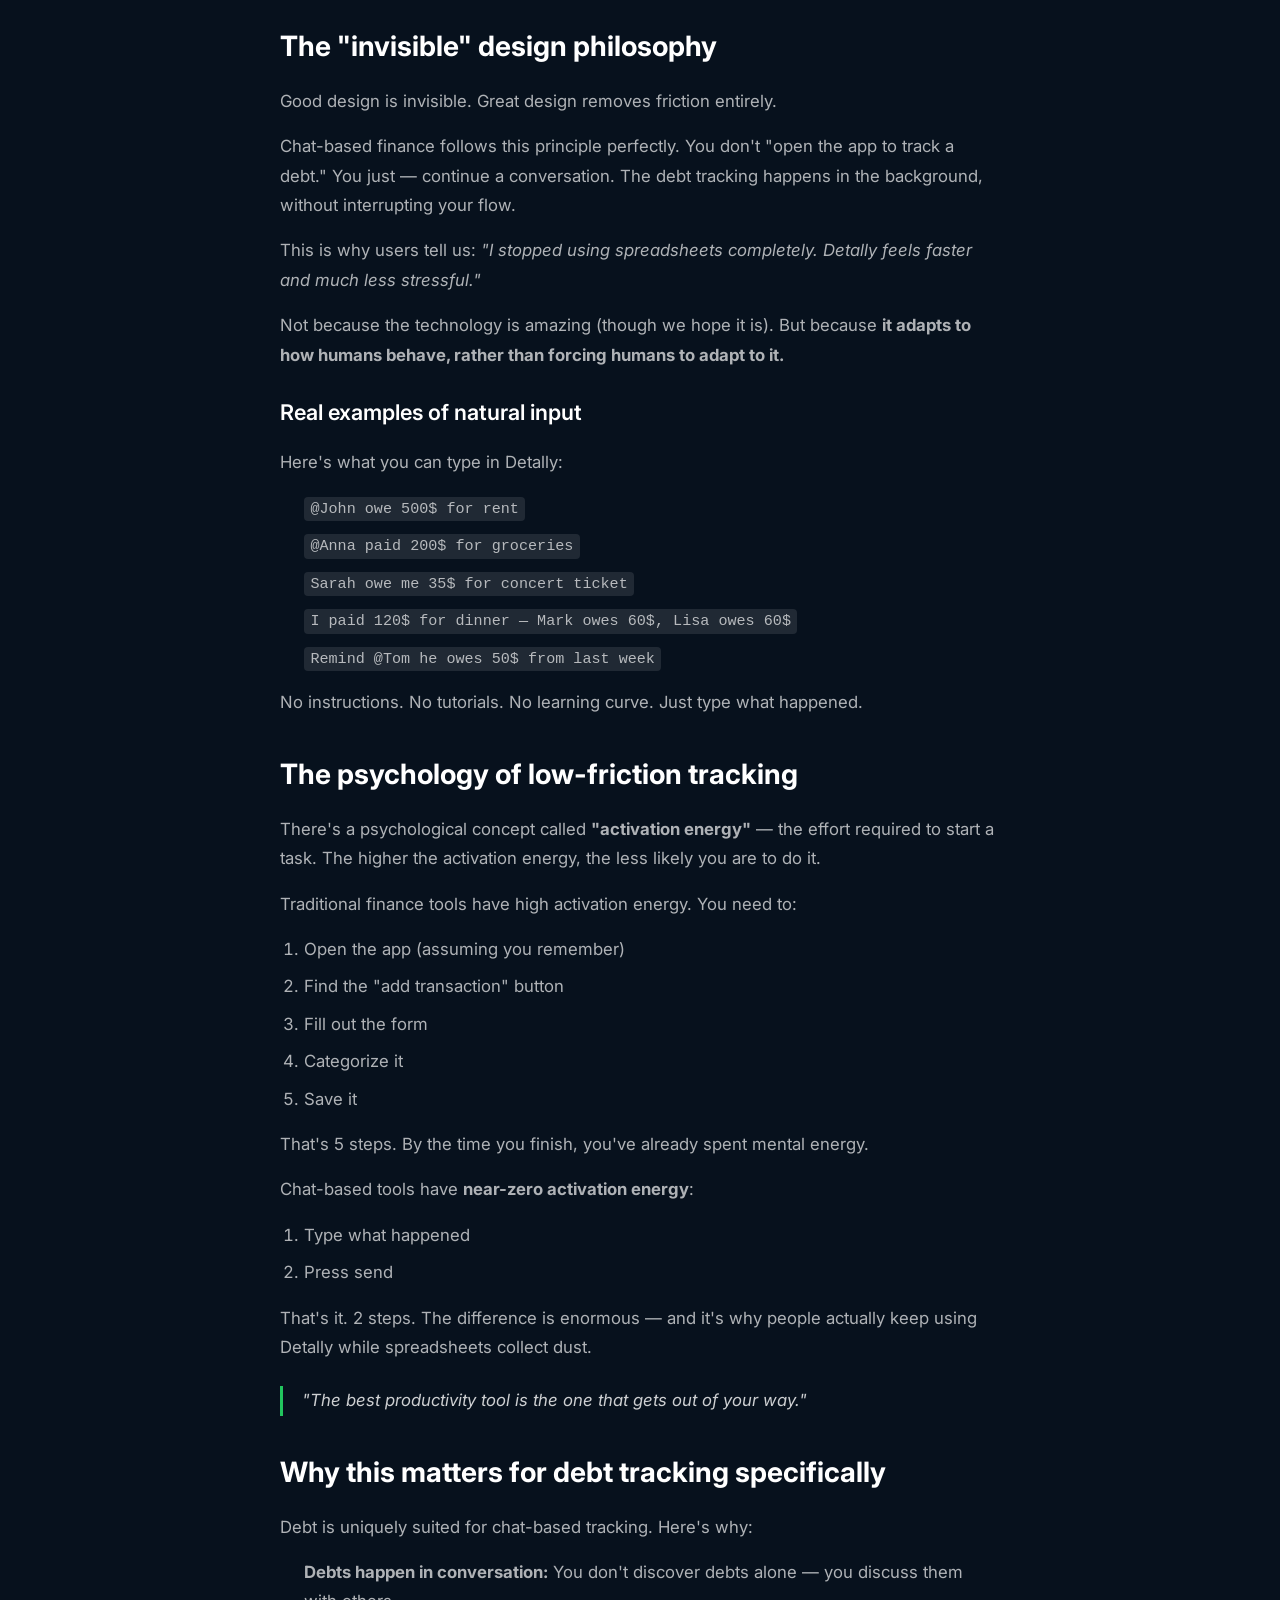
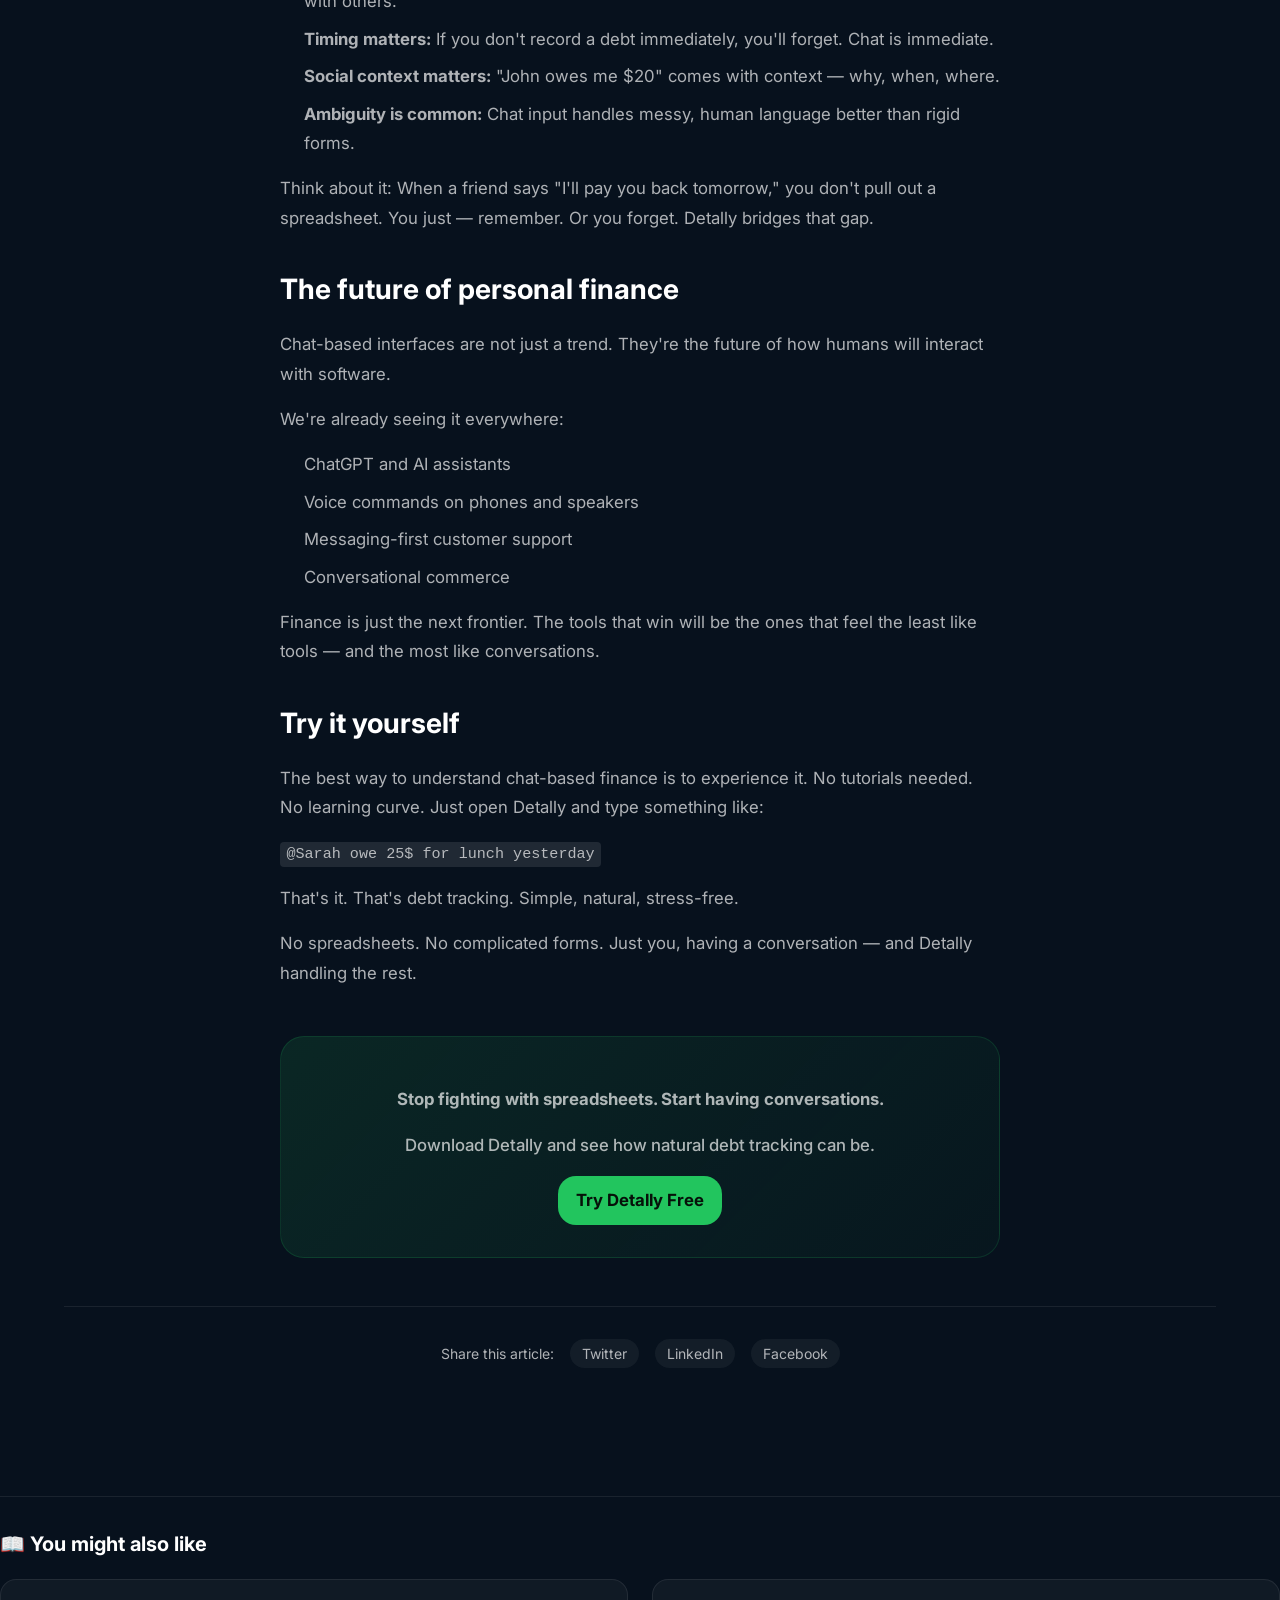
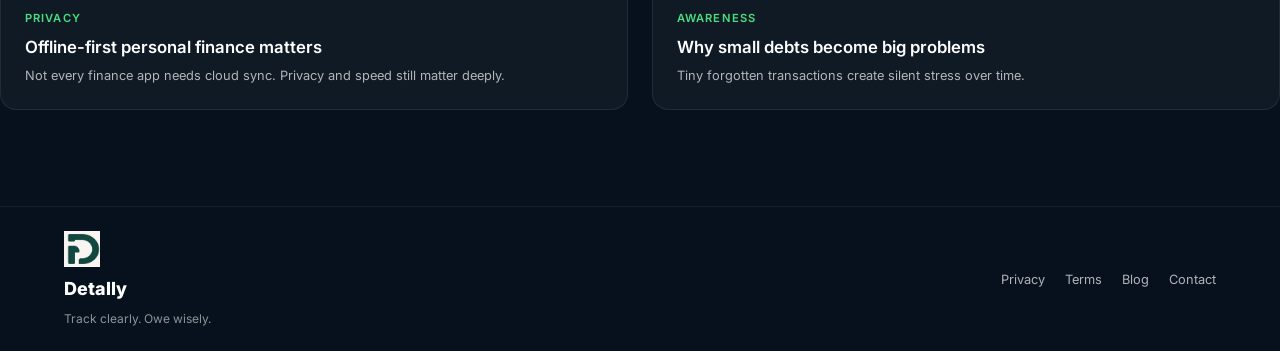
<file: blog/why-chat-based-finance-feels-natural.html>
<!DOCTYPE html>
<html lang="en">

<head>
    <meta charset="UTF-8">
    <meta name="viewport" content="width=device-width, initial-scale=1.0">

    <link rel="icon" href="/assets/favicon/favicon.ico" type="image/x-icon">
    <link rel="icon" type="image/png" sizes="32x32" href="/assets/favicon/favicon-32x32.png">
    <link rel="icon" type="image/png" sizes="16x16" href="/assets/favicon/favicon-16x16.png">
    <link rel="apple-touch-icon" sizes="180x180" href="/assets/favicon/apple-touch-icon.png">

    <title>Why chat-based finance feels natural | Detally Blog</title>
    <meta name="description"
        content="People already explain money through conversation. Discover why chat-style input is the most natural way to track debts and manage finances.">

    <!-- Open Graph / Social Share -->
    <meta property="og:title" content="Why chat-based finance feels natural">
    <meta property="og:description"
        content="People already explain money through conversation. Detally simply turns that behavior into structure.">
    <meta property="og:image" content="/assets/blog/chat-interface-illustration-1200.webp">
    <meta property="og:url" content="https://detally.app/blog/why-chat-based-finance-feels-natural">
    <meta property="og:type" content="article">

    <meta name="twitter:card" content="summary_large_image">
    <meta name="twitter:title" content="Why chat-based finance feels natural">
    <meta name="twitter:description"
        content="People already explain money through conversation. Detally simply turns that behavior into structure.">
    <meta name="twitter:image" content="/assets/blog/chat-interface-illustration-1200.webp">

    <link rel="preconnect" href="https://fonts.googleapis.com">
    <link rel="preconnect" href="https://fonts.gstatic.com" crossorigin>
    <link rel="stylesheet" href="/style.css">
    <link rel="stylesheet" href="/blog/blog.css">

    <!-- seo canonical -->
    <link rel="canonical" href="https://detally.app/blog/why-chat-based-finance-feels-natural">
</head>

<body>
    <a href="#main-content" class="skip-link">Skip to main content</a>

    <!-- Header -->
    <header class="site-header">
        <div class="container header-inner">
            <a href="/" class="logo-link" aria-label="Detally home">
                <img src="/assets/logo-detally.webp" alt="Detally logo" class="logo-img" width="42" height="42">
                <span class="site-title">Detally</span>
            </a>
            <nav class="main-nav" aria-label="Main navigation">
                <ul>
                    <li><a href="/#features">Features</a></li>
                    <li><a href="/#pricing">Pricing</a></li>
                    <li><a href="/#faq">FAQ</a></li>
                    <li><a href="/blog/" class="active">Blog</a></li>
                </ul>
            </nav>
            <button class="mobile-menu-btn" aria-label="Menu" aria-expanded="false">
                <span class="hamburger"></span>
            </button>
            <a href="https://play.google.com/store/apps/details?id=com.trungho.detally&rdid=com.trungho.detally&feature=md&offerId"
                class="cta-btn header-cta">Download App</a>
        </div>

        <nav id="mobile-nav" class="mobile-nav" aria-label="Mobile navigation" hidden>
            <ul>
                <li><a href="/#features">Features</a></li>
                <li><a href="/#pricing">Pricing</a></li>
                <li><a href="/#faq">FAQ</a></li>
                <li><a href="/blog/">Blog</a></li>
            </ul>
        </nav>
    </header>

    <main id="main-content">
        <article class="blog-post">
            <div class="container">
                <div class="post-back">
                    <a href="/blog/" class="back-link">← Back to all posts</a>
                </div>

                <div class="post-header">
                    <div class="post-category">Product</div>
                    <h1>Why chat-based finance feels natural</h1>
                    <div class="post-meta">
                        <time datetime="2024-01-10">January 10, 2024</time>
                        <span>•</span>
                        <span>6 min read</span>
                        <span>•</span>
                        <span>By Detally Team</span>
                    </div>
                </div>

                <div class="post-content">
                    <p>Think about the last time you talked about money with a friend. What did you say?</p>

                    <p>Probably something like: <em>"Hey, can you spot me $20 for lunch? I'll pay you back."</em> Or
                        <em>"Remember that concert ticket? I owe you $45."</em> Or <em>"Thanks for covering dinner — how
                            much do I owe you?"</em>
                    </p>

                    <p>Notice something? <strong>We naturally explain finances through conversation.</strong> Not
                        spreadsheets. Not complex forms. Not accounting software. Just simple, natural language.</p>

                    <p>Yet most financial tools ignore this completely. They force you into rigid forms, dropdown menus,
                        and numerical fields that feel nothing like how humans actually think about money.</p>

                    <p>This is why chat-based finance is not just a gimmick — <strong>it's a fundamentally better way to
                            track money.</strong></p>

                    <img src="/assets/blog/chat-interface-illustration-1200.webp"
                        alt="Chat-style debt tracking interface showing natural language messages" loading="lazy"
                        onerror="this.style.display='none'">

                    <h2>The problem with traditional finance tools</h2>

                    <p>Let's be honest. Most finance apps are designed by accountants for accountants. They ask you to:
                    </p>

                    <ul>
                        <li>Select from dropdown menus with 50+ categories</li>
                        <li>Fill out multiple fields: amount, date, category, notes, tags</li>
                        <li>Remember where you put that transaction</li>
                        <li>Learn complex shortcuts and formulas</li>
                    </ul>

                    <p>When you're in a hurry — which is when most debts happen — these tools create
                        <strong>friction</strong>. And friction leads to abandonment. You don't record the debt, it gets
                        forgotten, and the problem gets worse.
                    </p>

                    <blockquote>
                        <p>"The best financial tool isn't the most powerful one. It's the one you actually use."</p>
                    </blockquote>

                    <h2>How humans actually think about money</h2>

                    <p>Research in behavioral economics shows something fascinating: <strong>people don't naturally
                            think in spreadsheets.</strong> We think in stories, conversations, and mental notes.</p>

                    <p>When someone asks you "How much do I owe you?" you don't open an Excel file in your head. You
                        remember: <em>"They paid for coffee last week, and I covered lunch yesterday — so they owe me
                            about $15."</em></p>

                    <p>This is called <strong>episodic memory</strong> — remembering events and experiences.
                        Spreadsheets rely on semantic memory (facts and numbers). Chat interfaces tap into episodic
                        memory, which is far more natural and intuitive.</p>

                    <h3>Why chat works better</h3>

                    <ul>
                        <li><strong>It's familiar:</strong> We send hundreds of messages every day. Chat is second
                            nature.</li>
                        <li><strong>It's contextual:</strong> "John owe 500$" is crystal clear in the moment.</li>
                        <li><strong>It's fast:</strong> Typing a sentence takes seconds. Filling a form takes minutes.
                        </li>
                        <li><strong>It's flexible:</strong> No rigid categories. No "please select one option."</li>
                        <li><strong>It's human:</strong> It doesn't feel like work. It feels like talking.</li>
                    </ul>

                    <img src="/assets/detally-preview-800.webp"
                         srcset="/assets/detally-preview-400.webp 400w,
                                /assets/detally-preview-800.webp 800w,
                                /assets/detally-preview-1200.webp 1200w"
                         alt="Detally app showing natural language debt tracking"
                         loading="lazy"
                         onerror="this.style.display='none'">

                    <h2>From conversation to structure</h2>

                    <p>Here's where it gets clever. Chat input is natural, but <strong>structure matters.</strong> You
                        can't just have a pile of messages — you need to know who owes what, when, and how much.</p>

                    <p>That's exactly what Detally does. It takes your natural language and automatically:</p>

                    <ul>
                        <li>Extracts who owes what to whom</li>
                        <li>Updates running balances</li>
                        <li>Creates clear records you can review at any time</li>
                        <li>Sends reminders when debts are overdue</li>
                        <li>Generates summaries like "You're owed $240 from 3 people"</li>
                    </ul>

                    <p>You keep the simplicity of chat. Detally handles the complexity. <strong>Best of both
                            worlds.</strong></p>

                    <h2>The "invisible" design philosophy</h2>

                    <p>Good design is invisible. Great design removes friction entirely.</p>

                    <p>Chat-based finance follows this principle perfectly. You don't "open the app to track a debt."
                        You just — continue a conversation. The debt tracking happens in the background, without
                        interrupting your flow.</p>

                    <p>This is why users tell us: <em>"I stopped using spreadsheets completely. Detally feels faster and
                            much less stressful."</em></p>

                    <p>Not because the technology is amazing (though we hope it is). But because <strong>it adapts to
                            how humans behave, rather than forcing humans to adapt to it.</strong></p>

                    <h3>Real examples of natural input</h3>

                    <p>Here's what you can type in Detally:</p>

                    <ul>
                        <li><code>@John owe 500$ for rent</code></li>
                        <li><code>@Anna paid 200$ for groceries</code></li>
                        <li><code>Sarah owe me 35$ for concert ticket</code></li>
                        <li><code>I paid 120$ for dinner — Mark owes 60$, Lisa owes 60$</code></li>
                        <li><code>Remind @Tom he owes 50$ from last week</code></li>
                    </ul>

                    <p>No instructions. No tutorials. No learning curve. Just type what happened.</p>

                    <h2>The psychology of low-friction tracking</h2>

                    <p>There's a psychological concept called <strong>"activation energy"</strong> — the effort required
                        to start a task. The higher the activation energy, the less likely you are to do it.</p>

                    <p>Traditional finance tools have high activation energy. You need to:</p>

                    <ol>
                        <li>Open the app (assuming you remember)</li>
                        <li>Find the "add transaction" button</li>
                        <li>Fill out the form</li>
                        <li>Categorize it</li>
                        <li>Save it</li>
                    </ol>

                    <p>That's 5 steps. By the time you finish, you've already spent mental energy.</p>

                    <p>Chat-based tools have <strong>near-zero activation energy</strong>:</p>

                    <ol>
                        <li>Type what happened</li>
                        <li>Press send</li>
                    </ol>

                    <p>That's it. 2 steps. The difference is enormous — and it's why people actually keep using Detally
                        while spreadsheets collect dust.</p>

                    <blockquote>
                        <p>"The best productivity tool is the one that gets out of your way."</p>
                    </blockquote>

                    <h2>Why this matters for debt tracking specifically</h2>

                    <p>Debt is uniquely suited for chat-based tracking. Here's why:</p>

                    <ul>
                        <li><strong>Debts happen in conversation:</strong> You don't discover debts alone — you discuss
                            them with others.</li>
                        <li><strong>Timing matters:</strong> If you don't record a debt immediately, you'll forget. Chat
                            is immediate.</li>
                        <li><strong>Social context matters:</strong> "John owes me $20" comes with context — why, when,
                            where.</li>
                        <li><strong>Ambiguity is common:</strong> Chat input handles messy, human language better than
                            rigid forms.</li>
                    </ul>

                    <p>Think about it: When a friend says "I'll pay you back tomorrow," you don't pull out a
                        spreadsheet. You just — remember. Or you forget. Detally bridges that gap.</p>

                    <h2>The future of personal finance</h2>

                    <p>Chat-based interfaces are not just a trend. They're the future of how humans will interact with
                        software.</p>

                    <p>We're already seeing it everywhere:</p>

                    <ul>
                        <li>ChatGPT and AI assistants</li>
                        <li>Voice commands on phones and speakers</li>
                        <li>Messaging-first customer support</li>
                        <li>Conversational commerce</li>
                    </ul>

                    <p>Finance is just the next frontier. The tools that win will be the ones that feel the least like
                        tools — and the most like conversations.</p>

                    <h2>Try it yourself</h2>

                    <p>The best way to understand chat-based finance is to experience it. No tutorials needed. No
                        learning curve. Just open Detally and type something like:</p>

                    <p><code>@Sarah owe 25$ for lunch yesterday</code></p>

                    <p>That's it. That's debt tracking. Simple, natural, stress-free.</p>

                    <p>No spreadsheets. No complicated forms. Just you, having a conversation — and Detally handling the
                        rest.</p>

                    <!-- Post CTA -->
                    <div class="post-cta">
                        <p><strong>Stop fighting with spreadsheets. Start having conversations.</strong></p>
                        <p>Download Detally and see how natural debt tracking can be.</p>
                        <a href="https://play.google.com/store/apps/details?id=com.trungho.detally&rdid=com.trungho.detally&feature=md&offerId"
                            class="cta-btn">Try Detally Free</a>
                    </div>
                </div>

                <div class="post-footer">
                    <div class="post-share">
                        <span>Share this article:</span>
                        <a href="#" class="share-twitter">Twitter</a>
                        <a href="#" class="share-linkedin">LinkedIn</a>
                        <a href="#" class="share-facebook">Facebook</a>
                    </div>
                </div>
            </div>
        </article>
        <!-- Related Posts -->
        <section class="related-posts">
            <h3>📖 You might also like</h3>
            <div class="related-grid">
                <a href="/blog/offline-first-personal-finance-matters" class="related-card">
                    <span class="related-category">Privacy</span>
                    <h4>Offline-first personal finance matters</h4>
                    <p class="related-excerpt">Not every finance app needs cloud sync. Privacy and speed still matter
                        deeply.</p>
                </a>
                <a href="/blog/why-small-debts-become-big-problems" class="related-card">
                    <span class="related-category">Awareness</span>
                    <h4>Why small debts become big problems</h4>
                    <p class="related-excerpt">Tiny forgotten transactions create silent stress over time.</p>
                </a>
            </div>
        </section>
    </main>

    <!-- Footer -->
    <footer class="site-footer">
        <div class="container footer-inner">
            <div class="footer-brand">
                <img src="/assets/logo-detally.webp" alt="Detally logo" width="44" height="44" loading="lazy">
                <h3 class="footer-title">Detally</h3>
                <p>Track clearly. Owe wisely.</p>
            </div>
            <nav class="footer-nav" aria-label="Footer navigation">
                <a href="https://www.freeprivacypolicy.com/live/0b694c92-edd3-41c4-bc44-e917e0bb46de">Privacy</a>
                <a href="#">Terms</a>
                <a href="/#blog">Blog</a>
                <a href="mailto:hello@detally.app">Contact</a>
            </nav>
        </div>
    </footer>
</body>
<script src="/script.js" defer></script>

</html>
</file>
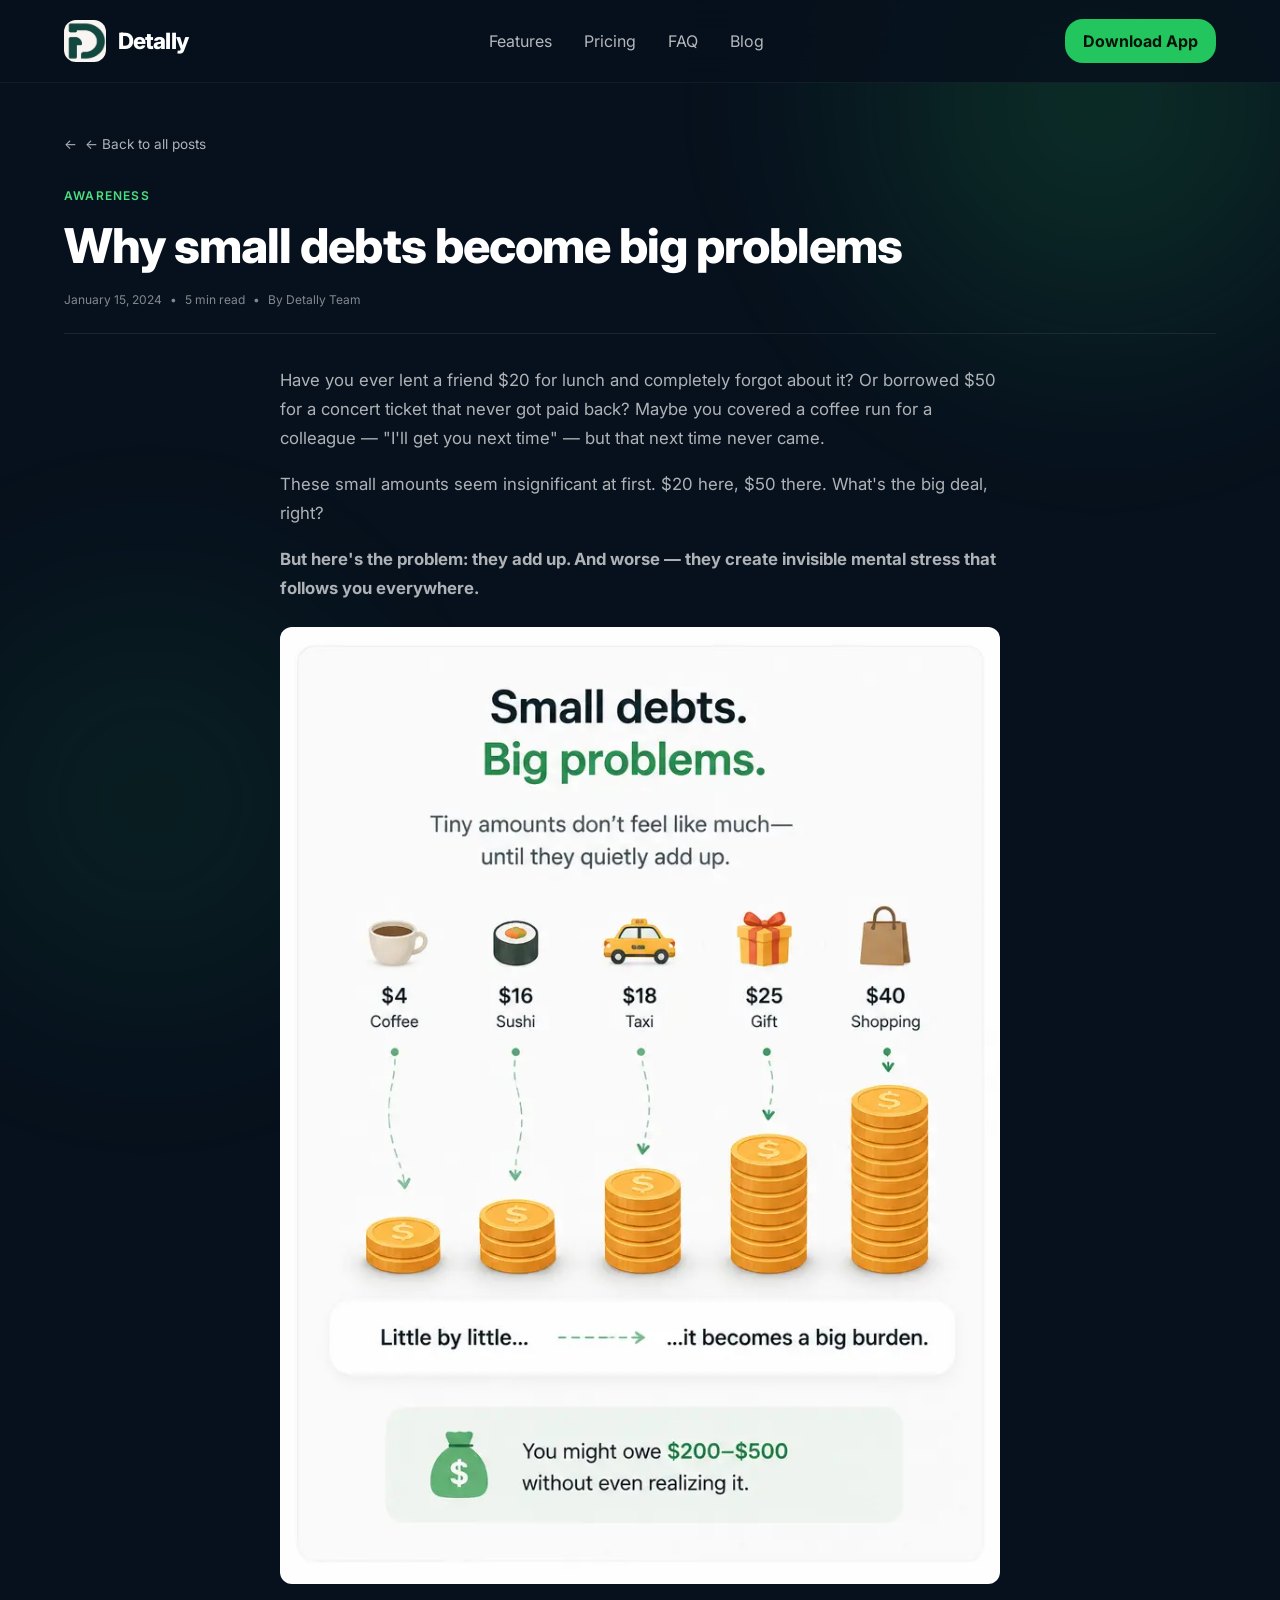
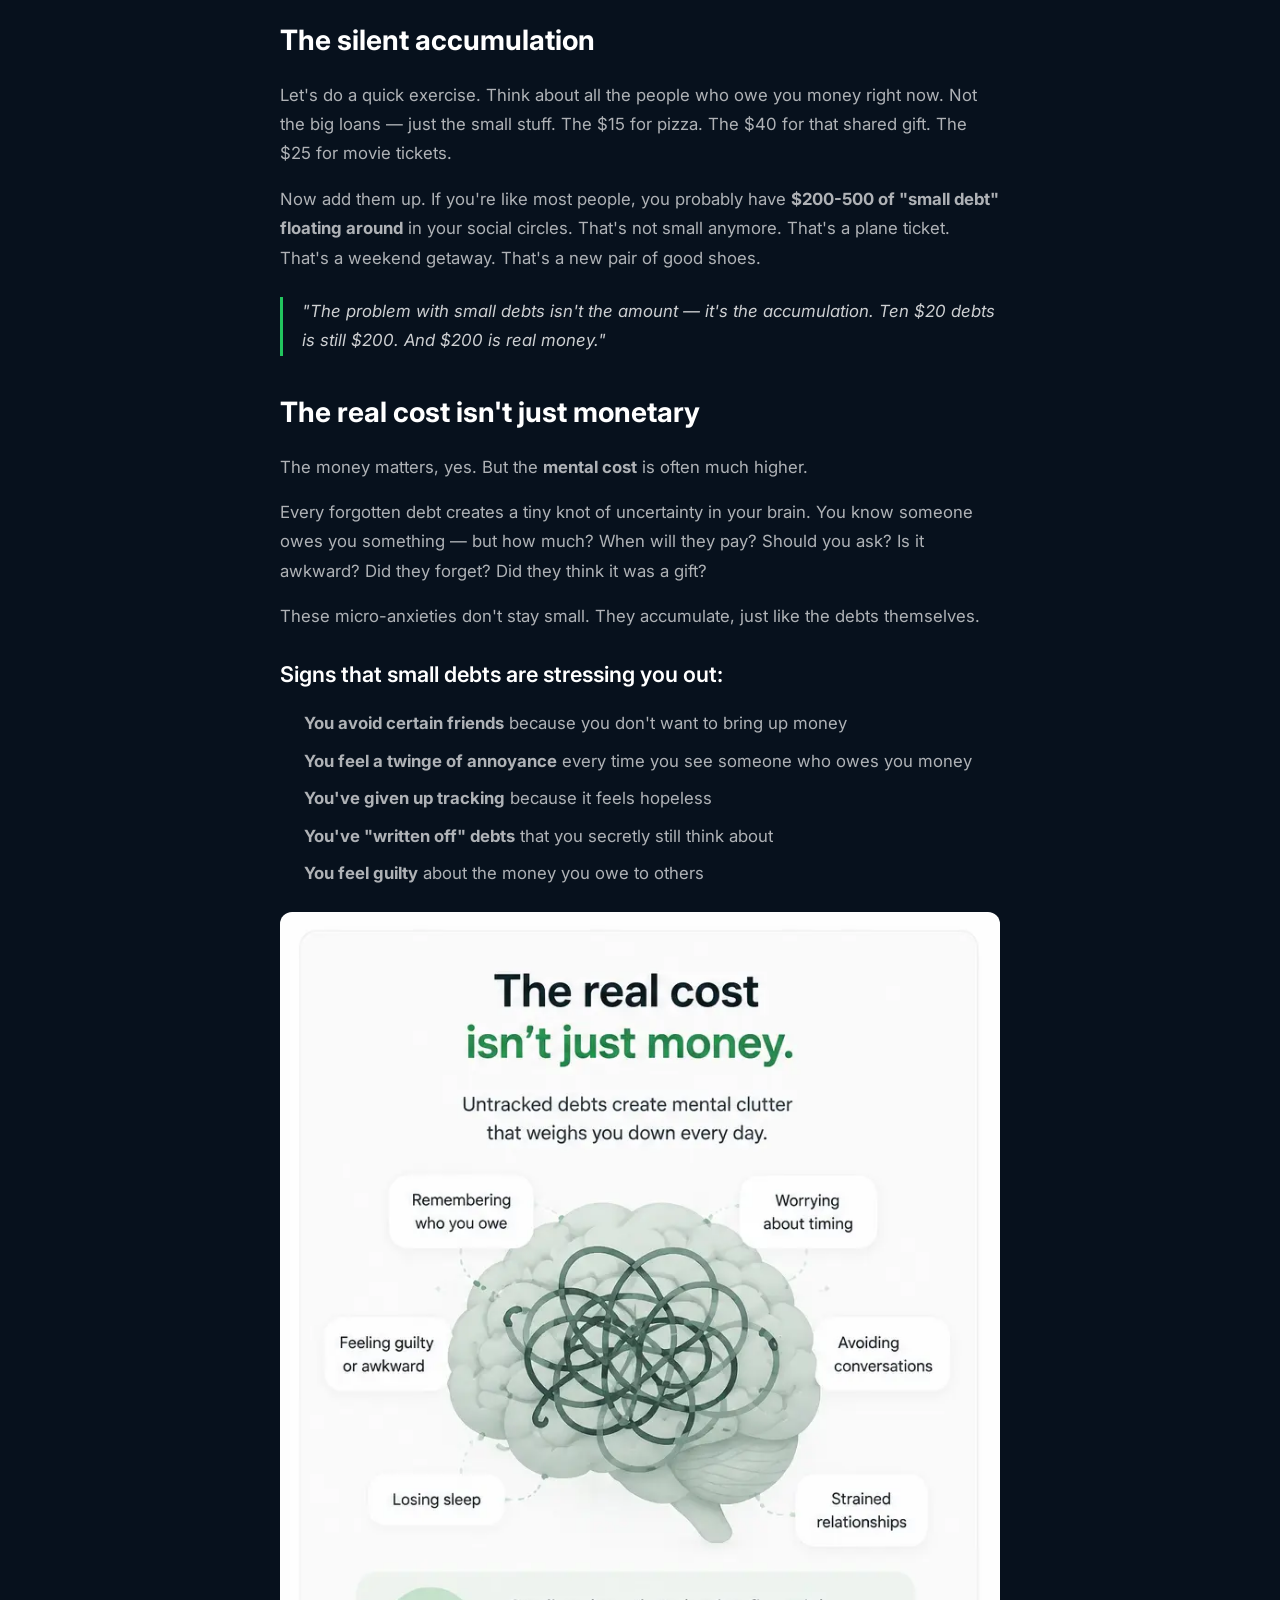
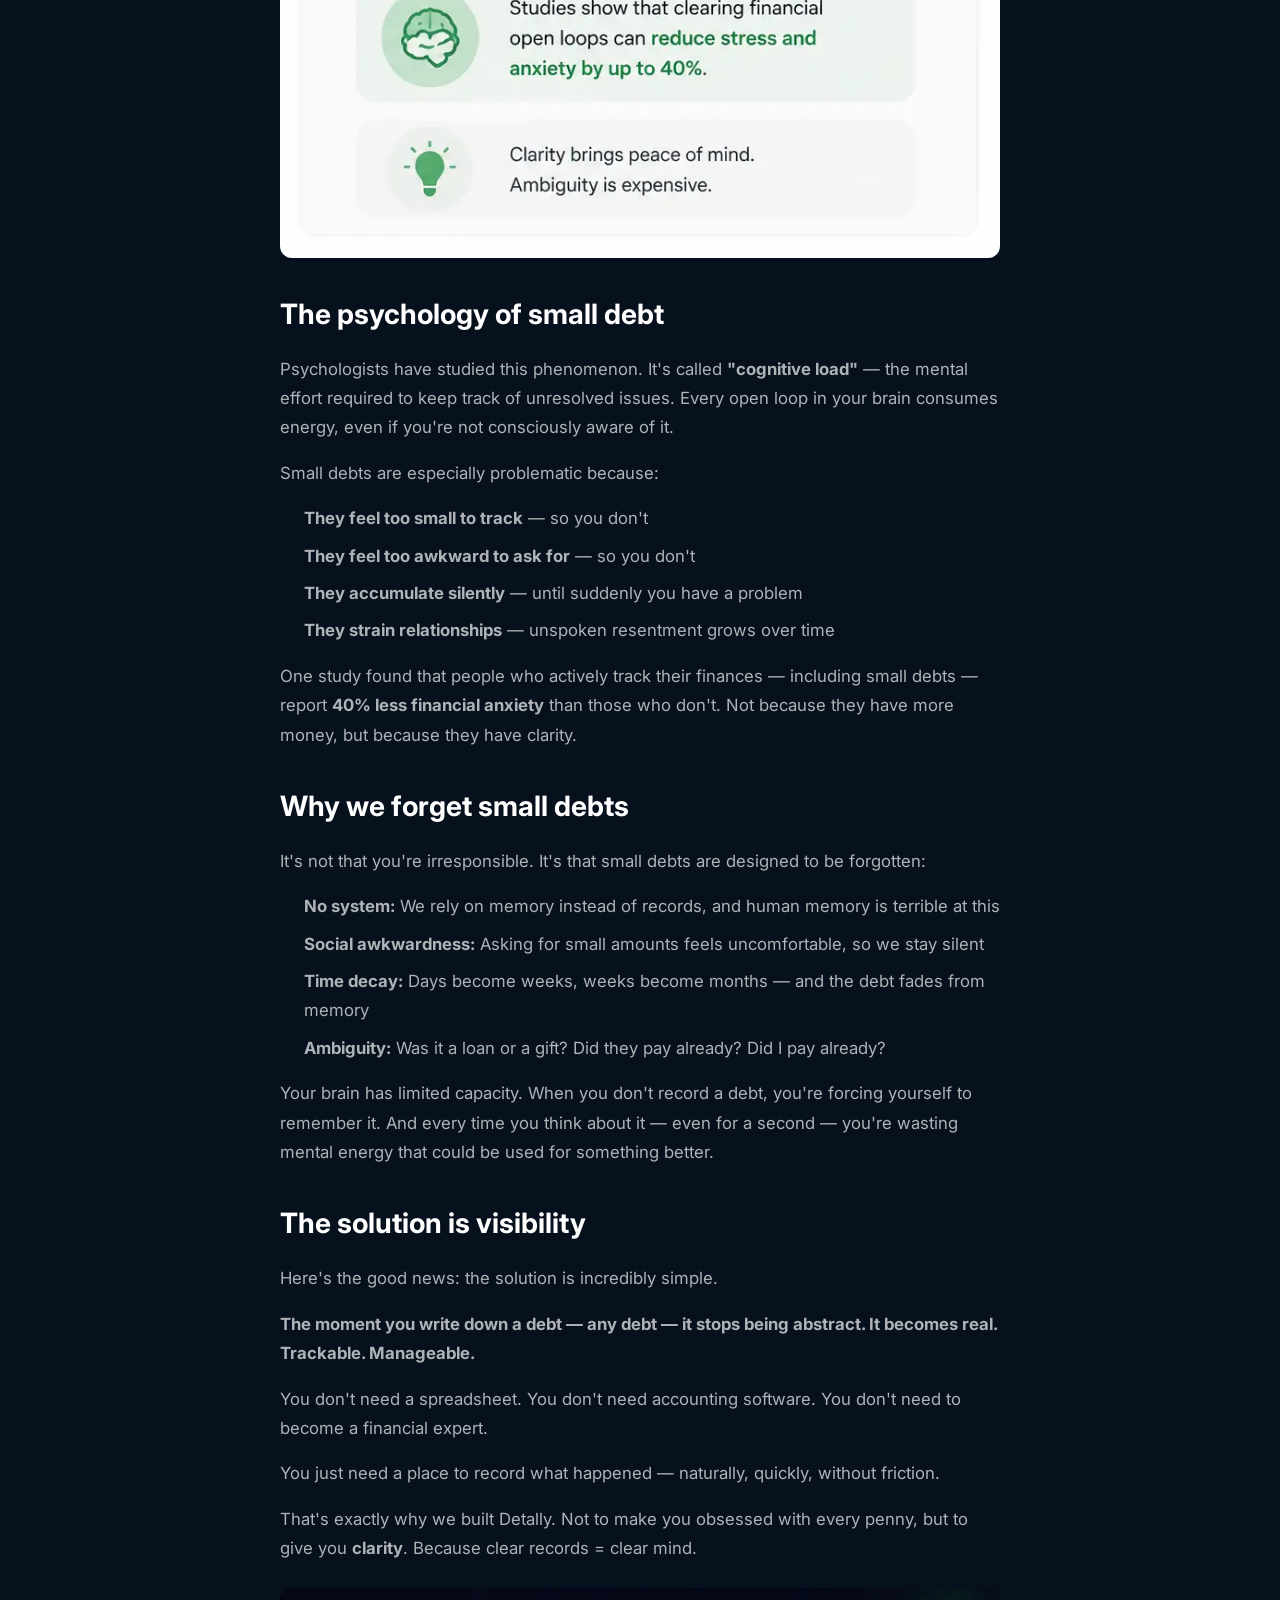
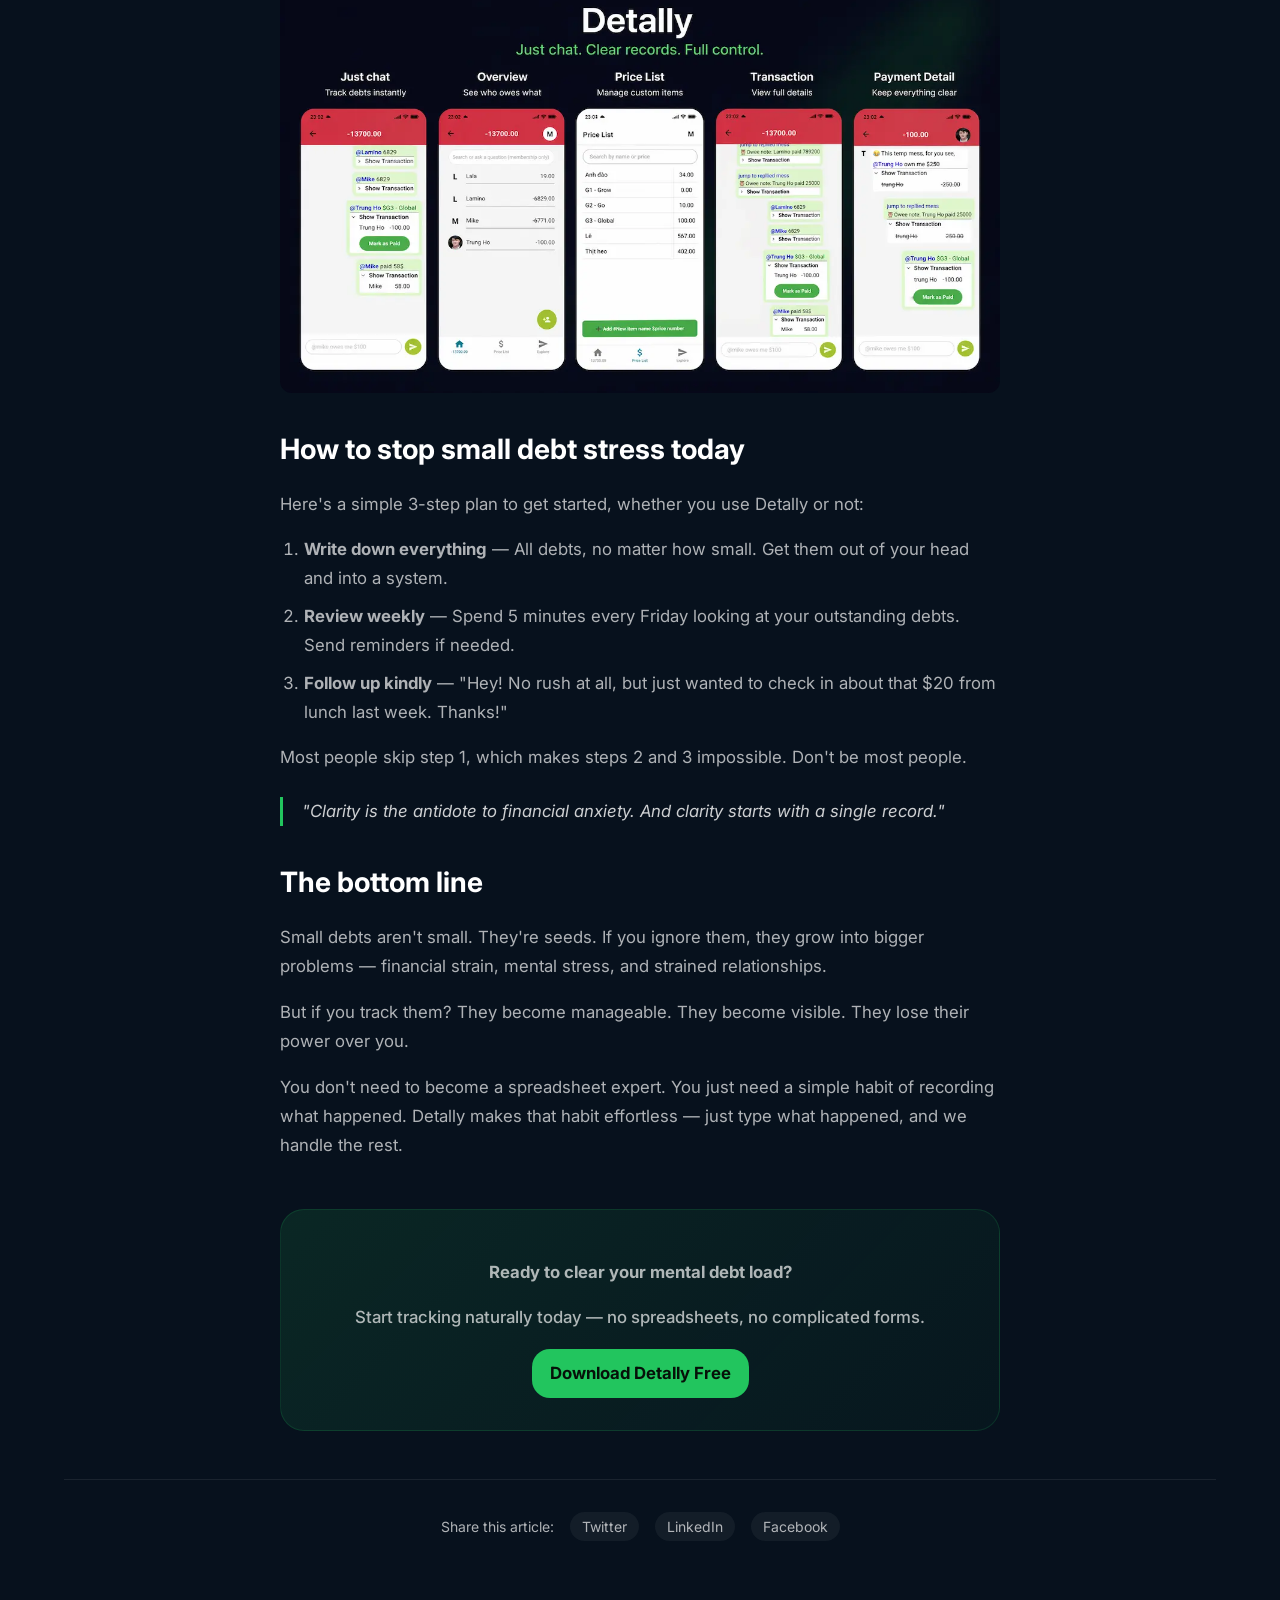
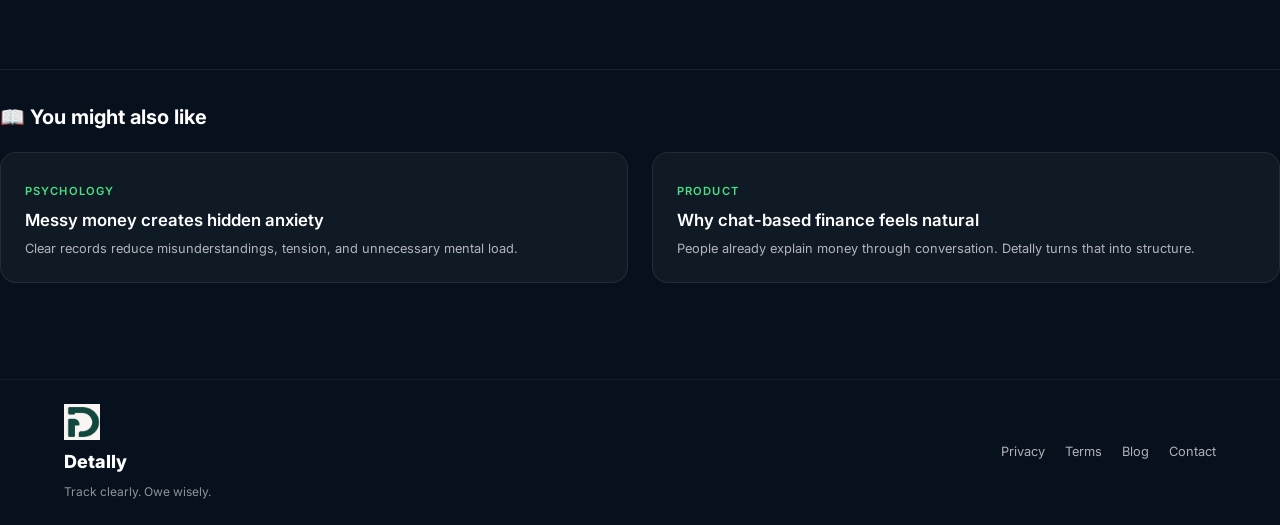
<file: blog/why-small-debts-become-big-problems.html>
<!DOCTYPE html>
<html lang="en">

<head>
    <meta charset="UTF-8">
    <meta name="viewport" content="width=device-width, initial-scale=1.0">

    <link rel="icon" href="/assets/favicon/favicon.ico" type="image/x-icon">
    <link rel="icon" type="image/png" sizes="32x32" href="/assets/favicon/favicon-32x32.png">
    <link rel="icon" type="image/png" sizes="16x16" href="/assets/favicon/favicon-16x16.png">
    <link rel="apple-touch-icon" sizes="180x180" href="/assets/favicon/apple-touch-icon.png">

    <title>Why small debts become big problems | Detally Blog</title>
    <meta name="description"
        content="Tiny forgotten transactions create silent stress over time. Learn how small debts accumulate and why financial clarity starts with visibility.">

    <!-- Open Graph / Social Share -->
    <meta property="og:title" content="Why small debts become big problems">
    <meta property="og:description"
        content="Tiny forgotten transactions create silent stress over time. Financial clarity starts with visibility.">
    <meta property="og:image" content="/assets/blog/small-debts-illustration-1200.webp">
    <meta property="og:url" content="https://detally.app/blog/why-small-debts-become-big-problems">
    <meta property="og:type" content="article">

    <meta name="twitter:card" content="summary_large_image">
    <meta name="twitter:title" content="Why small debts become big problems">
    <meta name="twitter:description"
        content="Tiny forgotten transactions create silent stress over time. Financial clarity starts with visibility.">
    <meta name="twitter:image" content="/assets/blog/small-debts-illustration-1200.webp">

    <link rel="preconnect" href="https://fonts.googleapis.com">
    <link rel="preconnect" href="https://fonts.gstatic.com" crossorigin>
    <link rel="stylesheet" href="/style.css">
    <link rel="stylesheet" href="/blog/blog.css">

    <!-- seo canonical -->
    <link rel="canonical" href="https://detally.app/blog/why-small-debts-become-big-problems">
</head>

<body>
    <a href="#main-content" class="skip-link">Skip to main content</a>

    <!-- Header -->
    <header class="site-header">
        <div class="container header-inner">
            <a href="/" class="logo-link" aria-label="Detally home">
                <img src="/assets/logo-detally.webp" alt="Detally logo" class="logo-img" width="42" height="42">
                <span class="site-title">Detally</span>
            </a>
            <nav class="main-nav" aria-label="Main navigation">
                <ul>
                    <li><a href="/#features">Features</a></li>
                    <li><a href="/#pricing">Pricing</a></li>
                    <li><a href="/#faq">FAQ</a></li>
                    <li><a href="/blog/" class="active">Blog</a></li>
                </ul>
            </nav>
            <button class="mobile-menu-btn" aria-label="Menu" aria-expanded="false">
                <span class="hamburger"></span>
            </button>
            <a href="https://play.google.com/store/apps/details?id=com.trungho.detally&rdid=com.trungho.detally&feature=md&offerId"
                class="cta-btn header-cta">Download App</a>
        </div>

        <nav id="mobile-nav" class="mobile-nav" aria-label="Mobile navigation" hidden>
            <ul>
                <li><a href="/#features">Features</a></li>
                <li><a href="/#pricing">Pricing</a></li>
                <li><a href="/#faq">FAQ</a></li>
                <li><a href="/blog/">Blog</a></li>
            </ul>
        </nav>
    </header>

    <main id="main-content">
        <article class="blog-post">
            <div class="container">
                <div class="post-back">
                    <a href="/blog/" class="back-link">← Back to all posts</a>
                </div>

                <div class="post-header">
                    <div class="post-category">Awareness</div>
                    <h1>Why small debts become big problems</h1>
                    <div class="post-meta">
                        <time datetime="2024-01-15">January 15, 2024</time>
                        <span>•</span>
                        <span>5 min read</span>
                        <span>•</span>
                        <span>By Detally Team</span>
                    </div>
                </div>

                <div class="post-content">
                    <p>Have you ever lent a friend $20 for lunch and completely forgot about it? Or borrowed $50 for a
                        concert ticket that never got paid back? Maybe you covered a coffee run for a colleague — "I'll
                        get you next time" — but that next time never came.</p>

                    <p>These small amounts seem insignificant at first. $20 here, $50 there. What's the big deal, right?
                    </p>

                    <p><strong>But here's the problem: they add up. And worse — they create invisible mental stress that
                            follows you everywhere.</strong></p>

                    <img src="/assets/blog/small-debts-illustration.webp"
                        alt="Stack of small coins growing into a large pile" loading="lazy"
                        onerror="this.style.display='none'">

                    <h2>The silent accumulation</h2>

                    <p>Let's do a quick exercise. Think about all the people who owe you money right now. Not the big
                        loans — just the small stuff. The $15 for pizza. The $40 for that shared gift. The $25 for movie
                        tickets.</p>

                    <p>Now add them up. If you're like most people, you probably have <strong>$200-500 of "small debt"
                            floating around</strong> in your social circles. That's not small anymore. That's a plane
                        ticket. That's a weekend getaway. That's a new pair of good shoes.</p>

                    <blockquote>
                        <p>"The problem with small debts isn't the amount — it's the accumulation. Ten $20 debts is
                            still $200. And $200 is real money."</p>
                    </blockquote>

                    <h2>The real cost isn't just monetary</h2>

                    <p>The money matters, yes. But the <strong>mental cost</strong> is often much higher.</p>

                    <p>Every forgotten debt creates a tiny knot of uncertainty in your brain. You know someone owes you
                        something — but how much? When will they pay? Should you ask? Is it awkward? Did they forget?
                        Did they think it was a gift?</p>

                    <p>These micro-anxieties don't stay small. They accumulate, just like the debts themselves.</p>

                    <h3>Signs that small debts are stressing you out:</h3>

                    <ul>
                        <li><strong>You avoid certain friends</strong> because you don't want to bring up money</li>
                        <li><strong>You feel a twinge of annoyance</strong> every time you see someone who owes you
                            money</li>
                        <li><strong>You've given up tracking</strong> because it feels hopeless</li>
                        <li><strong>You've "written off" debts</strong> that you secretly still think about</li>
                        <li><strong>You feel guilty</strong> about the money you owe to others</li>
                    </ul>

                    <img src="/assets/blog/mental-stress-illustration.webp"
                        alt="Brain with tangled knots representing mental stress" loading="lazy"
                        onerror="this.style.display='none'">

                    <h2>The psychology of small debt</h2>

                    <p>Psychologists have studied this phenomenon. It's called <strong>"cognitive load"</strong> — the
                        mental effort required to keep track of unresolved issues. Every open loop in your brain
                        consumes energy, even if you're not consciously aware of it.</p>

                    <p>Small debts are especially problematic because:</p>

                    <ul>
                        <li><strong>They feel too small to track</strong> — so you don't</li>
                        <li><strong>They feel too awkward to ask for</strong> — so you don't</li>
                        <li><strong>They accumulate silently</strong> — until suddenly you have a problem</li>
                        <li><strong>They strain relationships</strong> — unspoken resentment grows over time</li>
                    </ul>

                    <p>One study found that people who actively track their finances — including small debts — report
                        <strong>40% less financial anxiety</strong> than those who don't. Not because they have more
                        money, but because they have clarity.
                    </p>

                    <h2>Why we forget small debts</h2>

                    <p>It's not that you're irresponsible. It's that small debts are designed to be forgotten:</p>

                    <ul>
                        <li><strong>No system:</strong> We rely on memory instead of records, and human memory is
                            terrible at this</li>
                        <li><strong>Social awkwardness:</strong> Asking for small amounts feels uncomfortable, so we
                            stay silent</li>
                        <li><strong>Time decay:</strong> Days become weeks, weeks become months — and the debt fades
                            from memory</li>
                        <li><strong>Ambiguity:</strong> Was it a loan or a gift? Did they pay already? Did I pay
                            already?</li>
                    </ul>

                    <p>Your brain has limited capacity. When you don't record a debt, you're forcing yourself to
                        remember it. And every time you think about it — even for a second — you're wasting mental
                        energy that could be used for something better.</p>

                    <h2>The solution is visibility</h2>

                    <p>Here's the good news: the solution is incredibly simple.</p>

                    <p><strong>The moment you write down a debt — any debt — it stops being abstract. It becomes real.
                            Trackable. Manageable.</strong></p>

                    <p>You don't need a spreadsheet. You don't need accounting software. You don't need to become a
                        financial expert.</p>

                    <p>You just need a place to record what happened — naturally, quickly, without friction.</p>

                    <p>That's exactly why we built Detally. Not to make you obsessed with every penny, but to give you
                        <strong>clarity</strong>. Because clear records = clear mind.
                    </p>

                    <img src="/assets/detally-preview-800.webp"
                         srcset="/assets/detally-preview-400.webp 400w,
                                /assets/detally-preview-800.webp 800w,
                                /assets/detally-preview-1200.webp 1200w"
                         alt="Detally app interface showing chat-style debt tracking"
                         loading="lazy"
                         onerror="this.style.display='none'">

                    <h2>How to stop small debt stress today</h2>

                    <p>Here's a simple 3-step plan to get started, whether you use Detally or not:</p>

                    <ol>
                        <li><strong>Write down everything</strong> — All debts, no matter how small. Get them out of
                            your head and into a system.</li>
                        <li><strong>Review weekly</strong> — Spend 5 minutes every Friday looking at your outstanding
                            debts. Send reminders if needed.</li>
                        <li><strong>Follow up kindly</strong> — "Hey! No rush at all, but just wanted to check in about
                            that $20 from lunch last week. Thanks!"</li>
                    </ol>

                    <p>Most people skip step 1, which makes steps 2 and 3 impossible. Don't be most people.</p>

                    <blockquote>
                        <p>"Clarity is the antidote to financial anxiety. And clarity starts with a single record."</p>
                    </blockquote>

                    <h2>The bottom line</h2>

                    <p>Small debts aren't small. They're seeds. If you ignore them, they grow into bigger problems —
                        financial strain, mental stress, and strained relationships.</p>

                    <p>But if you track them? They become manageable. They become visible. They lose their power over
                        you.</p>

                    <p>You don't need to become a spreadsheet expert. You just need a simple habit of recording what
                        happened. Detally makes that habit effortless — just type what happened, and we handle the rest.
                    </p>

                    <!-- Post CTA -->
                    <div class="post-cta">
                        <p><strong>Ready to clear your mental debt load?</strong></p>
                        <p>Start tracking naturally today — no spreadsheets, no complicated forms.</p>
                        <a href="https://play.google.com/store/apps/details?id=com.trungho.detally&rdid=com.trungho.detally&feature=md&offerId"
                            class="cta-btn">Download Detally Free</a>
                    </div>
                </div>

                <div class="post-footer">
                    <div class="post-share">
                        <span>Share this article:</span>
                        <a href="#" class="share-twitter">Twitter</a>
                        <a href="#" class="share-linkedin">LinkedIn</a>
                        <a href="#" class="share-facebook">Facebook</a>
                    </div>
                </div>
            </div>
        </article>
        <!-- Related Posts -->
        <section class="related-posts">
            <h3>📖 You might also like</h3>
            <div class="related-grid">
                <a href="/blog/messy-money-creates-hidden-anxiety" class="related-card">
                    <span class="related-category">Psychology</span>
                    <h4>Messy money creates hidden anxiety</h4>
                    <p class="related-excerpt">Clear records reduce misunderstandings, tension, and unnecessary mental
                        load.</p>
                </a>
                <a href="/blog/why-chat-based-finance-feels-natural" class="related-card">
                    <span class="related-category">Product</span>
                    <h4>Why chat-based finance feels natural</h4>
                    <p class="related-excerpt">People already explain money through conversation. Detally turns that
                        into structure.</p>
                </a>
            </div>
        </section>
    </main>

    <!-- Footer -->
    <footer class="site-footer">
        <div class="container footer-inner">
            <div class="footer-brand">
                <img src="/assets/logo-detally.webp" alt="Detally logo" width="44" height="44" loading="lazy">
                <h3 class="footer-title">Detally</h3>
                <p>Track clearly. Owe wisely.</p>
            </div>
            <nav class="footer-nav" aria-label="Footer navigation">
                <a href="https://www.freeprivacypolicy.com/live/0b694c92-edd3-41c4-bc44-e917e0bb46de">Privacy</a>
                <a href="#">Terms</a>
                <a href="/#blog">Blog</a>
                <a href="mailto:hello@detally.app">Contact</a>
            </nav>
        </div>
    </footer>
</body>
<script src="/script.js" defer></script>

</html>
</file>
<file: style.css>
@import url("https://fonts.googleapis.com/css2?family=Inter:wght@400;500;600;700;800;900&display=swap");

/* ========== 1. CSS VARIABLES (ROOT) ========== */
:root {
  --bg: #07111d;
  --surface: rgba(255, 255, 255, 0.04);
  --surface-2: rgba(255, 255, 255, 0.06);
  --text: #ffffff;
  --muted: rgba(255, 255, 255, 0.68);
  --border: rgba(255, 255, 255, 0.08);
  --green: #22c55e;
  --green-light: #4ade80;

  /* Typography - Mobile first */
  --fs-base: 16px;
  --fs-h1: 2rem;
  --fs-h2: 1.75rem;
  --fs-h3: 1.25rem;
  --fs-body: 0.875rem;

  /* Spacing */
  --space-xs: 0.5rem;
  --space-sm: 1rem;
  --space-md: 1.5rem;
  --space-lg: 2rem;
  --space-xl: 3rem;

  /* Layout */
  --container: 1280px;
  --border-radius-card: 1rem;
}

/* ========== 2. RESET & BASE (MOBILE FIRST) ========== */
* {
  margin: 0;
  padding: 0;
  box-sizing: border-box;
}

html {
  scroll-behavior: smooth;
}

body {
  font-family: "Inter", sans-serif;
  background: var(--bg);
  color: var(--text);
  font-size: var(--fs-base);
  line-height: 1.5;
  overflow-x: hidden;
  position: relative;
}

/* Background blur effect (bokeh) - mobile */
body::before {
  content: "";
  position: fixed;
  top: -260px;
  right: -180px;
  width: 720px;
  height: 720px;
  border-radius: 999px;
  background: radial-gradient(circle, rgba(34, 197, 94, 0.18), transparent 70%);
  filter: blur(60px);
  z-index: -1;
  pointer-events: none;
}

body::after {
  content: "";
  position: fixed;
  bottom: -200px;
  left: -150px;
  width: 600px;
  height: 600px;
  border-radius: 999px;
  background: radial-gradient(circle, rgba(34, 197, 94, 0.1), transparent 70%);
  filter: blur(70px);
  z-index: -1;
  pointer-events: none;
}

img {
  display: block;
  max-width: 100%;
  height: auto;
}

a {
  color: inherit;
  text-decoration: none;
}

button,
input {
  border: none;
  outline: none;
  font: inherit;
}

ul {
  list-style: none;
}

/* Text selection */
::selection {
  background: var(--green);
  color: #061109;
}

::-moz-selection {
  background: var(--green);
  color: #061109;
}

/* ========== 3. ACCESSIBILITY ========== */
.sr-only {
  position: absolute;
  width: 1px;
  height: 1px;
  padding: 0;
  margin: -1px;
  overflow: hidden;
  clip: rect(0, 0, 0, 0);
  white-space: nowrap;
  border-width: 0;
}

.skip-link {
  position: absolute;
  top: -50px;
  left: 0;
  background: var(--green);
  color: #061109;
  padding: 0.75rem 1rem;
  z-index: 9999;
  font-weight: 700;
  border-radius: 0.5rem;
  transition: top 0.2s;
  text-decoration: none;
}

.skip-link:focus {
  top: 0.5rem;
  left: 0.5rem;
}

/* Focus styles */
a:focus-visible,
button:focus-visible,
input:focus-visible {
  outline: 2px solid var(--green-light);
  outline-offset: 2px;
  border-radius: 0.25rem;
}

/* ========== 4. LAYOUT - MOBILE ========== */
.container {
  width: 100%;
  padding-inline: 1rem;
  margin-inline: auto;
}

.container-sm {
  max-width: 90%;
  margin-inline: auto;
}

section {
  padding-block: var(--space-xl);
}

/* ========== 5. BUTTONS - MOBILE ========== */
.cta-btn {
  background: var(--green);
  color: #061109;
  font-weight: 700;
  border-radius: 18px;
  padding: 10px 18px;
  cursor: pointer;
  transition: all 0.25s ease;
  display: inline-flex;
  align-items: center;
  justify-content: center;
  gap: 0.5rem;
}

.cta-btn:hover {
  transform: translateY(-2px);
  background: var(--green-light);
}

.cta-btn:active {
  transform: translateY(0);
}

.secondary-btn {
  background: rgba(255, 255, 255, 0.04);
  border: 1px solid rgba(255, 255, 255, 0.08);
  color: white;
}

.secondary-btn:hover {
  background: rgba(255, 255, 255, 0.08);
  transform: translateY(-2px);
}

.cta-btn:disabled {
  opacity: 0.5;
  cursor: not-allowed;
  transform: none;
}

/* ========== 6. HEADER - MOBILE ========== */
.site-header {
  position: sticky;
  top: 0;
  z-index: 999;
  backdrop-filter: blur(20px);
  background: rgba(7, 17, 29, 0.82);
  border-bottom: 1px solid rgba(255, 255, 255, 0.05);
}

.header-inner {
  min-height: 70px;
  display: flex;
  align-items: center;
  justify-content: space-between;
  gap: 1rem;
  padding-block: 0.75rem;
}

.logo-link {
  display: flex;
  align-items: center;
  gap: 0.75rem;
}

.logo-img {
  width: 36px;
  height: 36px;
  border-radius: 12px;
}

.site-title {
  font-size: 1.25rem;
  font-weight: 800;
  letter-spacing: -0.04em;
}

/* Desktop navigation - hidden on mobile */
.main-nav ul {
  display: none;
}

/* Mobile menu button */
.mobile-menu-btn {
  display: flex;
  background: none;
  cursor: pointer;
  padding: 0.5rem;
}

.hamburger {
  width: 24px;
  height: 2px;
  background: white;
  position: relative;
}

.hamburger::before,
.hamburger::after {
  content: "";
  position: absolute;
  width: 24px;
  height: 2px;
  background: white;
  left: 0;
  transition: transform 0.3s;
}

.hamburger::before {
  top: -8px;
}

.hamburger::after {
  bottom: -8px;
}

.mobile-nav {
  position: fixed;
  top: 70px;
  left: 0;
  right: 0;
  background: var(--bg);
  border-bottom: 1px solid var(--border);
  padding: 1rem;
  z-index: 998;
}

.mobile-nav ul {
  display: flex;
  flex-direction: column;
  gap: 1rem;
}

.mobile-nav a {
  display: block;
  padding: 0.75rem;
  color: var(--muted);
}

.header-cta {
  display: none;
}

/* ========== 7. HERO - MOBILE ========== */
.hero {
  padding-block: 2rem;
}

.hero-inner {
  display: flex;
  flex-direction: column;
  gap: 2rem;
}

.hero-badge {
  display: inline-flex;
  border: 1px solid rgba(34, 197, 94, 0.22);
  background: rgba(34, 197, 94, 0.1);
  color: #bbf7d0;
  padding: 0.5rem 1rem;
  border-radius: 999px;
  font-size: 0.75rem;
  margin-bottom: 1rem;
}

.hero-title {
  font-size: var(--fs-h1);
  line-height: 1.2;
  letter-spacing: -0.05em;
  font-weight: 900;
  word-break: break-word;
}

.hero-title span {
  display: block;
  color: var(--green-light);
}

.hero-description {
  margin-top: 1rem;
  color: var(--muted);
  line-height: 1.6;
  font-size: var(--fs-body);
}

.hero-actions {
  display: flex;
  flex-direction: column;
  gap: 0.75rem;
  margin-top: 1.5rem;
}

.hero-stats {
  display: grid;
  grid-template-columns: repeat(3, 1fr);
  gap: 0.75rem;
  margin-top: 1.5rem;
  text-align: center;
}

.hero-stats h2 {
  font-size: 1.25rem;
  font-weight: 800;
}

.hero-stats p {
  margin-top: 0.25rem;
  color: rgba(255, 255, 255, 0.55);
  font-size: 0.7rem;
}

/* Hero preview - mobile */
.hero-preview {
  position: relative;
  display: flex;
  justify-content: center;
  align-items: center;
}

.preview-wrapper {
  position: relative;
  width: 100%;
  display: flex;
  justify-content: center;
}

.preview-wrapper::before {
  content: "";
  position: absolute;
  width: 80%;
  max-width: 280px;
  aspect-ratio: 1 / 1;
  border-radius: 50%;
  background: rgba(34, 197, 94, 0.22);
  filter: blur(90px);
  top: 50%;
  left: 50%;
  transform: translate(-50%, -50%);
  z-index: -1;
}

.hero-preview img {
  width: 100%;
  max-width: 100%;
  height: auto;
  border-radius: 1.5rem;
  border: 1px solid rgba(255, 255, 255, 0.08);
  background: #0b1725;
  padding: 0.75rem;
  box-shadow: 0 40px 120px rgba(0, 0, 0, 0.45);
}

/* ========== 8. BRAND STRIP - MOBILE ========== */
.brand-strip {
  border-top: 1px solid rgba(255, 255, 255, 0.06);
  border-bottom: 1px solid rgba(255, 255, 255, 0.06);
  background: #091523;
  padding-block: 1.25rem;
}

.brand-strip .container {
  display: flex;
  flex-wrap: wrap;
  justify-content: center;
  gap: 1rem;
  color: rgba(255, 255, 255, 0.5);
  font-size: 0.75rem;
}

/* ========== 9. SECTION COMMON - MOBILE ========== */
.section {
  padding-block: 3rem;
}

.section-label {
  color: var(--green-light);
  text-transform: uppercase;
  letter-spacing: 0.2em;
  font-size: 0.7rem;
  font-weight: 700;
}

.section-title {
  margin-top: 0.75rem;
  font-size: var(--fs-h2);
  line-height: 1.2;
  letter-spacing: -0.03em;
  font-weight: 800;
}

.section-description {
  margin-top: 0.75rem;
  color: var(--muted);
  line-height: 1.6;
  font-size: var(--fs-body);
}

/* Section backgrounds */
.testimonials-section,
.faq-section {
  background: #091523;
}

/* ========== 10. FEATURES - MOBILE ========== */
.features-grid {
  display: grid;
  grid-template-columns: 1fr;
  gap: 1rem;
  margin-top: 2rem;
}

.feature-card {
  background: var(--surface);
  border: 1px solid var(--border);
  border-radius: var(--border-radius-card);
  padding: 1.25rem;
  transition:
    transform 0.25s,
    border-color 0.25s;
}

.feature-card:hover {
  transform: translateY(-2px);
  border-color: rgba(34, 197, 94, 0.3);
}

.feature-icon {
  width: 44px;
  height: 44px;
  display: flex;
  align-items: center;
  justify-content: center;
  border-radius: 1rem;
  background: rgba(34, 197, 94, 0.15);
  font-size: 1.25rem;
}

.feature-card h3 {
  margin-top: 1rem;
  font-size: var(--fs-h3);
  font-weight: 700;
}

.feature-card p {
  margin-top: 0.5rem;
  color: var(--muted);
  line-height: 1.5;
  font-size: 0.8rem;
}

/* ========== 11. OWEE - MOBILE ========== */
.owee-grid {
  display: flex;
  flex-direction: column;
  gap: 2rem;
}

.owee-image {
  flex-shrink: 0;
  text-align: center;
}

.owee-image img {
  width: 100%;
  max-width: 240px;
  border-radius: 25%;
  margin-inline: auto;
}

.quote-list {
  display: grid;
  gap: 0.75rem;
  margin-top: 1.5rem;
}

.quote-card {
  background: var(--surface);
  border: 1px solid var(--border);
  border-radius: 1.25rem;
  padding: 1rem;
}

.quote-card p {
  font-style: italic;
  color: var(--muted);
  font-size: 0.875rem;
}

/* ========== 12. TESTIMONIALS - MOBILE ========== */
.testimonials-header {
  display: flex;
  flex-direction: column;
  gap: 1rem;
  margin-bottom: 2rem;
}

.testimonials-grid {
  display: grid;
  grid-template-columns: 1fr;
  gap: 1rem;
}

.testimonial-card {
  background: rgba(255, 255, 255, 0.03);
  border: 1px solid rgba(255, 255, 255, 0.08);
  border-radius: var(--border-radius-card);
  padding: 1.25rem;
  transition: transform 0.25s;
}

.testimonial-card:hover {
  transform: translateY(-2px);
}

.testimonial-card blockquote p {
  line-height: 1.6;
  font-size: 0.875rem;
}

.testimonial-card footer {
  margin-top: 1rem;
}

.testimonial-card cite {
  font-style: normal;
  font-weight: 600;
  display: block;
  font-size: 0.875rem;
}

.testimonial-role {
  display: block;
  color: var(--muted);
  font-size: 0.75rem;
  margin-top: 0.25rem;
}

/* ========== 13. PRESS MENTIONS - MOBILE ========== */
.press-section {
  background: #091523;
}

.press-section .container {
  background: var(--surface);
  border: 1px solid var(--border);
  border-radius: var(--border-radius-card);
  padding: 1.5rem;
}

.press-section .press-inner {
  display: flex;
  flex-direction: column;
  gap: 1.5rem;
}

/* Header - mobile */
.press-header {
  text-align: left;
}

.press-header .section-label {
  text-align: left;
}

.press-header .section-title {
  text-align: left;
  max-width: 100%;
  margin-top: 0.5rem;
  font-size: 1.5rem;
}

/* Press grid - mobile: 1 cột */
.press-grid {
  display: grid;
  grid-template-columns: 1fr;
  gap: 1rem;
}

.press-card {
  background: rgba(255, 255, 255, 0.02);
  border: 1px solid var(--border);
  border-radius: 1.25rem;
  padding: 1.25rem;
  transition: transform 0.25s;
}

.press-card:hover {
  transform: translateY(-2px);
}

.press-card blockquote p {
  color: rgba(255, 255, 255, 0.85);
  line-height: 1.6;
  font-style: italic;
  text-align: left;
  margin: 0;
  font-size: 0.875rem;
}

/* ========== 14. PRICING - MOBILE ========== */
#pricing .section-label,
#pricing-title {
  text-align: center;
}
.pricing-grid {
  display: grid;
  grid-template-columns: 1fr;
  gap: 1rem;
  margin-top: 2rem;
}

.price-card {
  background: var(--surface);
  border: 1px solid var(--border);
  border-radius: var(--border-radius-card);
  padding: 1.25rem;
  display: flex;
  flex-direction: column;
  gap: 1rem;
  transition: transform 0.25s;
}

.price-card:hover {
  transform: translateY(-2px);
}

.price-card.featured {
  border-color: rgba(34, 197, 94, 0.32);
  background: linear-gradient(135deg, var(--surface), rgba(34, 197, 94, 0.05));
}

.price-title {
  font-size: 1.25rem;
  font-weight: 800;
}

.price-subtitle {
  margin-top: 0.25rem;
  color: var(--muted);
  line-height: 1.5;
  font-size: 0.75rem;
}

.price-value {
  margin-top: 0.75rem;
  font-size: 1.75rem;
  font-weight: 900;
}

.price-value.coming-soon {
  opacity: 0.6;
}

.price-features {
  display: grid;
  gap: 0.5rem;
  margin-top: 0.25rem;
}

.price-features li {
  color: var(--muted);
  padding-left: 1.25rem;
  position: relative;
  font-size: 0.8rem;
}

.price-features li::before {
  content: "✓";
  position: absolute;
  left: 0;
  color: var(--green-light);
}

/* ========== 15. BLOG - MOBILE ========== */
.blog-header {
  display: flex;
  flex-direction: column;
  gap: 1rem;
  margin-bottom: 1.5rem;
}

.view-all-link {
  color: var(--green-light);
  font-weight: 500;
  transition: opacity 0.25s;
  font-size: 0.875rem;
}

.view-all-link:hover {
  opacity: 0.8;
}

.blog-grid {
  display: grid;
  grid-template-columns: 1fr;
  gap: 1rem;
}

.blog-card {
  background: var(--surface);
  border: 1px solid var(--border);
  border-radius: var(--border-radius-card);
  padding: 1.25rem;
  transition: transform 0.25s;
}

.blog-card:hover {
  transform: translateY(-2px);
}

.blog-category {
  color: var(--green-light);
  font-size: 0.7rem;
  text-transform: uppercase;
  letter-spacing: 0.1em;
  font-weight: 600;
}

.blog-title {
  margin-top: 0.75rem;
  font-size: 1.125rem;
  line-height: 1.3;
  font-weight: 700;
}

.blog-description {
  margin-top: 0.5rem;
  color: var(--muted);
  line-height: 1.5;
  font-size: 0.8rem;
}

.blog-link {
  display: inline-block;
  margin-top: 0.75rem;
  color: var(--green-light);
  font-size: 0.8rem;
  font-weight: 500;
  transition: opacity 0.25s;
}

.blog-link:hover {
  opacity: 0.8;
}

/* ========== 16. FAQ - MOBILE ========== */
.faq-header {
  text-align: center;
  margin-bottom: 1.5rem;
}

.faq-list {
  display: grid;
  gap: 0.75rem;
}

.faq-item {
  background: var(--surface);
  border: 1px solid var(--border);
  border-radius: 1.25rem;
  padding: 0.875rem 1rem;
  transition: border-color 0.25s;
}

.faq-item:hover {
  border-color: rgba(34, 197, 94, 0.3);
}

summary {
  cursor: pointer;
  font-weight: 700;
  list-style: none;
  font-size: 0.9rem;
}

summary::-webkit-details-marker {
  display: none;
}

summary::before {
  content: "▶";
  display: inline-block;
  margin-right: 0.75rem;
  font-size: 0.7rem;
  transition: transform 0.2s;
  color: var(--green-light);
}

details[open] summary::before {
  transform: rotate(90deg);
}

.faq-item p {
  margin-top: 0.75rem;
  color: var(--muted);
  line-height: 1.6;
  padding-left: 1.5rem;
  font-size: 0.8rem;
}

.faq-item code {
  background: rgba(255, 255, 255, 0.1);
  padding: 0.2rem 0.4rem;
  border-radius: 0.25rem;
  font-size: 0.75rem;
  font-family: monospace;
}

/* ========== 17. WAITLIST - MOBILE ========== */
.waitlist-card {
  background: linear-gradient(
    135deg,
    rgba(34, 197, 94, 0.12),
    rgba(255, 255, 255, 0.03)
  );
  border: 1px solid rgba(34, 197, 94, 0.16);
  border-radius: 1.5rem;
  padding: 1.5rem;
  text-align: center;
}

.waitlist-content .section-description {
  margin-inline: auto;
}

.waitlist-form {
  display: flex;
  flex-direction: column;
  gap: 0.75rem;
  margin-top: 1.5rem;
  max-width: 100%;
}

.form-group {
  flex: 1;
}

.waitlist-form input {
  width: 100%;
  height: 48px;
  background: rgba(255, 255, 255, 0.05);
  border: 1px solid rgba(255, 255, 255, 0.08);
  border-radius: 18px;
  padding: 0 1rem;
  color: white;
  font-size: 0.875rem;
  transition: border-color 0.25s;
}

.waitlist-form input:focus {
  border-color: var(--green-light);
}

.waitlist-form input[aria-invalid="true"] {
  border-color: #ef4444;
}

.waitlist-form button {
  height: 48px;
  padding: 0 1.25rem;
  white-space: nowrap;
}

.form-error {
  display: block;
  color: #ef4444;
  font-size: 0.7rem;
  margin-top: 0.25rem;
  min-height: 1rem;
}

.waitlist-note {
  margin-top: 1rem;
  font-size: 0.7rem;
  color: var(--muted);
}

/* ========== 18. FOOTER - MOBILE ========== */
.site-footer {
  border-top: 1px solid rgba(255, 255, 255, 0.06);
  padding: 1.5rem 1rem;
  margin-top: 1rem;
}

.footer-inner {
  display: flex;
  flex-direction: column;
  gap: 1.25rem;
}

.footer-brand {
  display: flex;
  flex-direction: column;
  gap: 0.5rem;
  align-items: center;
  text-align: center;
}

.footer-brand img {
  width: 36px;
}

.footer-title {
  font-size: 1.125rem;
  font-weight: 800;
}

.footer-brand p {
  color: rgba(255, 255, 255, 0.55);
  font-size: 0.75rem;
}

.footer-nav {
  display: flex;
  flex-wrap: wrap;
  justify-content: center;
  gap: 1.25rem;
}

.footer-nav a {
  color: var(--muted);
  transition: color 0.25s;
  font-size: 0.8rem;
}

.footer-nav a:hover {
  color: white;
}

/* ========== 19. ANIMATIONS - MOBILE ========== */
@keyframes fadeInUp {
  from {
    opacity: 0;
    transform: translateY(15px);
  }
  to {
    opacity: 1;
    transform: translateY(0);
  }
}

.hero-content,
.feature-card,
.price-card,
.testimonial-card {
  animation: fadeInUp 0.4s ease forwards;
}

.feature-card:nth-child(1) {
  animation-delay: 0.05s;
}
.feature-card:nth-child(2) {
  animation-delay: 0.1s;
}
.feature-card:nth-child(3) {
  animation-delay: 0.15s;
}
.feature-card:nth-child(4) {
  animation-delay: 0.2s;
}

/* ========== 20. TABLET (min-width: 768px) ========== */
@media (min-width: 768px) {
  /* Variables */
  :root {
    --fs-h1: 3rem;
    --fs-h2: 2.25rem;
    --fs-h3: 1.5rem;
    --fs-body: 1rem;
    --border-radius-card: 1.5rem;
  }

  /* Layout */
  .container {
    max-width: 720px;
    padding-inline: 1.5rem;
  }

  .container-sm {
    max-width: 85%;
  }

  section {
    padding-block: 4rem;
  }

  /* Header */
  .header-inner {
    min-height: 82px;
  }

  .logo-img {
    width: 42px;
    height: 42px;
  }

  .site-title {
    font-size: 1.4rem;
  }

  .main-nav ul {
    display: flex;
    gap: 2rem;
  }

  .main-nav a {
    color: rgba(255, 255, 255, 0.7);
    transition: color 0.25s;
  }

  .mobile-menu-btn {
    display: none;
  }

  .header-cta {
    display: inline-flex;
  }

  /* Hero */
  .hero {
    padding-block: 3rem;
  }

  .hero-badge {
    font-size: 0.8rem;
  }

  .hero-description {
    font-size: 1rem;
  }

  .hero-actions {
    flex-direction: row;
    gap: 1rem;
  }

  .hero-stats {
    text-align: left;
    gap: 1.5rem;
  }

  .hero-stats h3 {
    font-size: 1.75rem;
  }

  .hero-preview img {
    max-width: 100%;
    padding: 1rem;
    border-radius: 1.75rem;
  }

  .preview-wrapper::before {
    max-width: 320px;
  }

  /* Brand strip */
  .brand-strip {
    padding-block: 1.5rem;
  }

  .brand-strip .container {
    gap: 2.5rem;
    font-size: 0.9rem;
  }

  /* Section common */
  .section-label {
    font-size: 0.8rem;
    letter-spacing: 0.24em;
  }

  .section-description {
    font-size: 1rem;
  }

  /* Features */
  .features-grid {
    grid-template-columns: repeat(2, 1fr);
    gap: 1.25rem;
    margin-top: 2.5rem;
  }

  .feature-card {
    padding: 1.5rem;
  }

  /* Owee */
  .owee-grid {
    flex-direction: row;
    align-items: center;
    gap: 2.5rem;
  }

  .owee-image img {
    max-width: 300px;
  }

  .quote-list {
    gap: 1rem;
  }

  .quote-card {
    padding: 1.25rem;
  }

  /* Testimonials */
  .testimonials-header {
    flex-direction: row;
    align-items: center;
    gap: 2rem;
  }

  .testimonials-grid {
    grid-template-columns: repeat(3, 1fr);
    gap: 1.25rem;
  }

  .testimonial-card {
    padding: 1.5rem;
  }

  /* PRESS MENTIONS - TABLET (768px - 1023px) */
  .press-section .container {
    padding: 2rem;
  }

  .press-section .press-inner {
    gap: 2rem;
  }

  .press-header .section-title {
    max-width: 80%;
    font-size: 2rem;
  }

  .press-grid {
    grid-template-columns: repeat(2, 1fr);
    gap: 1.25rem;
  }

  .press-card {
    padding: 1.5rem;
  }

  /* Pricing */
  .pricing-grid {
    grid-template-columns: repeat(3, 1fr);
    gap: 1.25rem;
  }

  .price-card {
    padding: 1.5rem;
  }

  .price-title {
    font-size: 1.5rem;
  }

  .price-value {
    font-size: 2rem;
  }

  /* Blog */
  .blog-header {
    flex-direction: row;
    justify-content: space-between;
    align-items: flex-end;
  }

  .blog-grid {
    grid-template-columns: repeat(2, 1fr);
    gap: 1.25rem;
  }

  .blog-card {
    padding: 1.5rem;
  }

  .blog-title {
    font-size: 1.25rem;
  }

  /* FAQ */
  .faq-list {
    gap: 1rem;
  }

  .faq-item {
    padding: 1rem 1.25rem;
  }

  /* Waitlist */
  .waitlist-card {
    padding: 2rem;
  }

  .waitlist-form {
    flex-direction: row;
    max-width: 500px;
    margin-inline: auto;
  }

  .waitlist-form input,
  .waitlist-form button {
    height: 52px;
  }

  /* Footer */
  .footer-inner {
    flex-direction: row;
    justify-content: space-between;
    align-items: center;
  }

  .footer-brand {
    align-items: flex-start;
    text-align: left;
  }

  .footer-brand img {
    margin-inline: 0;
  }
}

/* ========== 21. LAPTOP (min-width: 1024px) ========== */
@media (min-width: 1024px) {
  /* Variables */
  :root {
    --fs-h1: 3.5rem;
    --fs-h2: 2.75rem;
    --fs-h3: 1.6rem;
    --border-radius-card: 2rem;
  }

  /* Layout */
  .container {
    max-width: 960px;
  }

  .container-sm {
    max-width: 80%;
  }

  section {
    padding-block: 5rem;
  }

  /* Hero */
  .hero-inner {
    flex-direction: row;
    align-items: center;
    gap: 2rem;
  }

  .hero-content {
    flex: 1;
    order: 1;
  }

  .hero-preview {
    flex: 1;
    order: 2;
  }

  .hero-preview img {
    max-width: 100%;
    padding: 0.25rem;
  }

  /* Features */
  .features-grid {
    grid-template-columns: repeat(4, 1fr);
    gap: 1.5rem;
  }

  /* Owee */
  .owee-grid {
    gap: 3rem;
  }

  .owee-image img {
    max-width: 360px;
  }

  /* PRESS MENTIONS - DESKTOP (1 hàng, 3 cột) */
  .press-section .container {
    padding: 2.5rem;
  }

  .press-section .press-inner {
    flex-direction: row;
    align-items: stretch;
    gap: 2rem;
  }

  /* Cột 1: Header - 40% */
  .press-header {
    flex: 0 0 40%;
    display: flex;
    flex-direction: column;
    justify-content: center;
  }

  .press-header .section-title {
    max-width: 100%;
    font-size: clamp(1.75rem, 3vw, 2.25rem);
  }

  /* Cột 2+3: Grid 2 cột - 60% */
  .press-grid {
    flex: 0 0 60%;
    display: grid;
    grid-template-columns: repeat(2, 1fr);
    gap: 1.5rem;
  }

  .press-card {
    padding: 1.75rem;
    display: flex;
    align-items: center;
  }

  .press-card blockquote p {
    font-size: 0.95rem;
  }

  /* Blog */
  .blog-grid {
    grid-template-columns: repeat(2, 1fr);
  }

  /* Pricing */
  .price-card {
    padding: 1.75rem;
  }
}

/* ========== 22. DESKTOP (min-width: 1280px) ========== */
@media (min-width: 1280px) {
  /* Variables */
  :root {
    --fs-h1: clamp(4rem, 8vw, 5.5rem);
    --fs-h2: clamp(2.5rem, 5vw, 3.5rem);
  }

  /* Layout */
  .container {
    max-width: 1200px;
  }

  .container-sm {
    max-width: 75%;
  }

  /* Hero */
  .hero-inner {
    gap: 3rem;
  }

  .hero-preview img {
    max-width: 100%;
    padding: 0.5rem;
  }

  .preview-wrapper::before {
    max-width: 380px;
  }

  /* Owee */
  .owee-grid {
    gap: 4rem;
  }

  .owee-image img {
    max-width: 420px;
  }

  /* PRESS MENTIONS - DESKTOP LỚN */
  .press-section .container {
    padding: 3rem;
  }

  .press-section .press-inner {
    gap: 2.5rem;
  }

  .press-header {
    flex: 0 0 38%;
  }

  .press-header .section-title {
    font-size: clamp(2rem, 3.5vw, 2.5rem);
  }

  .press-grid {
    flex: 0 0 62%;
    gap: 1.75rem;
  }

  .press-card {
    padding: 2rem;
  }

  .press-card blockquote p {
    font-size: 1rem;
  }

  /* Pricing */
  .price-card {
    padding: 2rem;
  }

  .price-title {
    font-size: 1.75rem;
  }

  .price-value {
    font-size: 2.5rem;
  }
}

/* ========== 23. DESKTOP LỚN (min-width: 1600px) ========== */
@media (min-width: 1600px) {
  .container {
    max-width: 1400px;
  }

  .container-sm {
    max-width: 75%;
  }

  .press-header .section-title {
    max-width: 90%;
    font-size: 2.5rem;
  }

  .press-card blockquote p {
    font-size: 1.125rem;
  }
}

/* ========== 24. PREFERS REDUCED MOTION ========== */
@media (prefers-reduced-motion: reduce) {
  *,
  *::before,
  *::after {
    animation-duration: 0.01ms !important;
    animation-iteration-count: 1 !important;
    transition-duration: 0.01ms !important;
    scroll-behavior: auto !important;
  }

  .skip-link {
    transition: none;
  }
}
</file>
<file: blog/blog.css>
/* blog/blog.css - Style riêng cho blog, kế thừa từ style.css chính */

/* ========== BASE (MOBILE FIRST) ========== */

/* Blog Hero */
.blog-hero {
  padding: 3rem 1rem 2rem;
  text-align: center;
  background: linear-gradient(135deg, rgba(34, 197, 94, 0.08), transparent);
}

.blog-hero h1 {
  font-size: 2rem;
  margin-top: 1rem;
  font-weight: 800;
  letter-spacing: -0.03em;
}

.blog-hero .hero-description {
  max-width: 720px;
  margin: 1rem auto 0;
  color: var(--muted);
  font-size: 0.9rem;
}

/* Blog List */
.blog-list {
  padding: 2rem 1rem 4rem;
}

/* Blog posts grid - mobile: 1 cột */
.blog-posts {
  display: grid;
  grid-template-columns: 1fr;
  gap: 1.5rem;
}

/* Blog post card - mobile */
.blog-post-card {
  background: var(--surface);
  border: 1px solid var(--border);
  border-radius: 1.25rem;
  padding: 1.25rem;
  transition:
    transform 0.25s,
    border-color 0.25s;
  display: flex;
  flex-direction: column;
}

.blog-post-card:hover {
  transform: translateY(-2px);
  border-color: rgba(34, 197, 94, 0.3);
}

.post-category {
  color: var(--green-light);
  font-size: 0.7rem;
  text-transform: uppercase;
  letter-spacing: 0.1em;
  font-weight: 600;
  margin-bottom: 0.75rem;
}

.post-title {
  font-size: 1.2rem;
  line-height: 1.35;
  margin-bottom: 0.75rem;
  font-weight: 700;
}

.post-title a {
  color: var(--text);
  text-decoration: none;
  transition: color 0.2s;
}

.post-title a:hover {
  color: var(--green-light);
}

.post-excerpt {
  color: var(--muted);
  line-height: 1.6;
  margin-bottom: 1rem;
  font-size: 0.85rem;
}

.post-meta {
  color: rgba(255, 255, 255, 0.5);
  font-size: 0.7rem;
  margin-bottom: 1rem;
  display: flex;
  flex-wrap: wrap;
  gap: 0.5rem;
  align-items: center;
}

.read-more {
  color: var(--green-light);
  font-weight: 500;
  text-decoration: none;
  transition: opacity 0.2s;
  margin-top: auto;
  display: inline-flex;
  align-items: center;
  gap: 0.25rem;
  font-size: 0.85rem;
}

.read-more:hover {
  opacity: 0.8;
}

.read-more::after {
  content: "→";
  transition: transform 0.2s;
}

.read-more:hover::after {
  transform: translateX(4px);
}

/* Single Post - mobile */
.blog-post {
  padding: 2rem 1rem 4rem;
}

.post-back {
  margin-bottom: 1.5rem;
}

.back-link {
  color: var(--muted);
  text-decoration: none;
  display: inline-flex;
  align-items: center;
  gap: 0.5rem;
  transition: color 0.2s;
  font-size: 0.85rem;
}

.back-link:hover {
  color: var(--green-light);
}

.back-link::before {
  content: "←";
}

.post-header {
  margin-bottom: 1.5rem;
  border-bottom: 1px solid var(--border);
  padding-bottom: 1rem;
}

.post-header .post-category {
  margin-bottom: 0.75rem;
}

.post-header h1 {
  font-size: 1.75rem;
  line-height: 1.2;
  margin: 0.75rem 0 1rem;
  font-weight: 800;
  letter-spacing: -0.02em;
}

.post-header .post-meta {
  margin-bottom: 0;
}

/* Post content - mobile */
.post-content {
  max-width: 720px;
  margin: 0 auto;
  font-size: 1rem;
  line-height: 1.7;
  color: var(--muted);
}

.post-content h2 {
  font-size: 1.4rem;
  margin: 2rem 0 1rem;
  color: var(--text);
  font-weight: 700;
}

.post-content h3 {
  font-size: 1.2rem;
  margin: 1.5rem 0 0.75rem;
  color: var(--text);
  font-weight: 600;
}

.post-content p {
  margin: 1rem 0;
}

.post-content ul,
.post-content ol {
  margin: 1rem 0;
  padding-left: 1.5rem;
}

.post-content li {
  margin: 0.5rem 0;
}

.post-content blockquote {
  border-left: 3px solid var(--green);
  padding-left: 1.2rem;
  margin: 1.5rem 0;
  font-style: italic;
  color: rgba(255, 255, 255, 0.8);
}

.post-content code {
  background: rgba(255, 255, 255, 0.1);
  padding: 0.2rem 0.4rem;
  border-radius: 0.25rem;
  font-size: 0.9em;
  font-family: monospace;
}

.post-content pre {
  background: rgba(255, 255, 255, 0.05);
  padding: 1rem;
  border-radius: 0.75rem;
  overflow-x: auto;
  margin: 1.5rem 0;
}

.post-content pre code {
  background: none;
  padding: 0;
}

.post-content img {
  border-radius: 0.75rem;
  margin: 1.5rem 0;
  max-width: 100%;
  height: auto;
}

.post-content hr {
  border: none;
  height: 1px;
  background: var(--border);
  margin: 2rem 0;
}

/* Post CTA - mobile */
.post-cta {
  background: linear-gradient(
    135deg,
    rgba(34, 197, 94, 0.12),
    rgba(34, 197, 94, 0.03)
  );
  border: 1px solid rgba(34, 197, 94, 0.16);
  border-radius: 1.25rem;
  padding: 1.5rem;
  text-align: center;
  margin: 2rem 0;
}

.post-cta p {
  margin-bottom: 1rem;
  font-weight: 500;
}

.post-cta .cta-btn {
  display: inline-block;
}

/* ========== RELATED POSTS ========== */
.related-posts {
  margin-top: 2rem;
  padding-top: 1.5rem;
  border-top: 1px solid var(--border);
}

.related-posts h3 {
  font-size: 1.125rem;
  margin-bottom: 1rem;
  font-weight: 700;
  display: flex;
  align-items: center;
  gap: 0.5rem;
}

/* Mobile: 1 cột */
.related-grid {
  display: grid;
  grid-template-columns: 1fr;
  gap: 1rem;
}

.related-card {
  background: var(--surface);
  border: 1px solid var(--border);
  border-radius: 0.875rem;
  padding: 1rem;
  text-decoration: none;
  transition:
    transform 0.25s,
    border-color 0.25s;
  display: block;
}

.related-card:hover {
  transform: translateY(-2px);
  border-color: rgba(34, 197, 94, 0.3);
}

.related-category {
  color: var(--green-light);
  font-size: 0.65rem;
  text-transform: uppercase;
  letter-spacing: 0.1em;
  font-weight: 600;
}

.related-card h4 {
  color: var(--text);
  margin-top: 0.5rem;
  font-size: 0.95rem;
  line-height: 1.35;
  font-weight: 600;
  transition: color 0.2s;
}

.related-card:hover h4 {
  color: var(--green-light);
}

/* Mobile: ẩn excerpt */
.related-excerpt {
  display: none;
}

/* Post footer - mobile */
.post-footer {
  margin-top: 2rem;
  padding-top: 1.5rem;
  border-top: 1px solid var(--border);
}

.post-share {
  display: flex;
  flex-wrap: wrap;
  gap: 0.75rem;
  align-items: center;
  justify-content: center;
}

.post-share span {
  color: var(--muted);
  font-size: 0.8rem;
}

.post-share a {
  color: var(--muted);
  text-decoration: none;
  font-size: 0.8rem;
  transition: color 0.2s;
  padding: 0.25rem 0.75rem;
  border-radius: 999px;
  background: rgba(255, 255, 255, 0.05);
}

.post-share a:hover {
  color: var(--green-light);
  background: rgba(34, 197, 94, 0.1);
}

/* Pagination - mobile */
.pagination {
  display: flex;
  justify-content: center;
  gap: 0.75rem;
  margin-top: 2rem;
}

.pagination a {
  padding: 0.4rem 0.8rem;
  border-radius: 0.5rem;
  background: var(--surface);
  border: 1px solid var(--border);
  transition: all 0.2s;
  font-size: 0.85rem;
}

.pagination a:hover {
  border-color: var(--green);
  color: var(--green-light);
}

/* ========== TABLET (≥640px) ========== */
@media (min-width: 640px) {
  .related-posts {
    margin-top: 2.5rem;
    padding-top: 2rem;
  }

  .related-posts h3 {
    font-size: 1.25rem;
    margin-bottom: 1.25rem;
  }

  .related-grid {
    grid-template-columns: repeat(2, 1fr);
    gap: 1.25rem;
  }

  .related-card {
    padding: 1.25rem;
    border-radius: 1rem;
  }

  .related-category {
    font-size: 0.7rem;
  }

  .related-card h4 {
    font-size: 1rem;
  }

  /* Tablet: hiện excerpt */
  .related-excerpt {
    display: block;
    color: var(--muted);
    font-size: 0.75rem;
    margin-top: 0.5rem;
    line-height: 1.4;
  }
}

/* ========== TABLET (≥768px) ========== */
@media (min-width: 768px) {
  .blog-hero {
    padding: 4rem 0 3rem;
  }

  .blog-hero h1 {
    font-size: 3rem;
  }

  .blog-hero .hero-description {
    font-size: 1.1rem;
  }

  .blog-list {
    padding: 3rem 0 5rem;
  }

  .blog-posts {
    grid-template-columns: repeat(2, 1fr);
    gap: 1.75rem;
  }

  .blog-post-card {
    padding: 1.5rem;
    border-radius: 1.5rem;
  }

  .blog-post-card:hover {
    transform: translateY(-4px);
  }

  .post-category {
    font-size: 0.75rem;
  }

  .post-title {
    font-size: 1.35rem;
  }

  .post-excerpt {
    font-size: 0.9rem;
    margin-bottom: 1.25rem;
  }

  .post-meta {
    font-size: 0.75rem;
  }

  .read-more {
    font-size: 0.9rem;
  }

  /* Single post - tablet */
  .blog-post {
    padding: 3rem 0 5rem;
  }

  .post-back {
    margin-bottom: 2rem;
  }

  .post-header {
    margin-bottom: 2rem;
    padding-bottom: 1.5rem;
  }

  .post-header h1 {
    font-size: 2.5rem;
  }

  .post-content {
    font-size: 1.05rem;
    line-height: 1.75;
  }

  .post-content h2 {
    font-size: 1.75rem;
  }

  .post-content h3 {
    font-size: 1.35rem;
  }

  .post-cta {
    padding: 2rem;
    margin: 3rem 0;
    border-radius: 1.5rem;
  }

  .post-footer {
    margin-top: 3rem;
    padding-top: 2rem;
  }

  .post-share {
    gap: 1rem;
  }

  .post-share span,
  .post-share a {
    font-size: 0.875rem;
  }

  .pagination {
    gap: 1rem;
    margin-top: 3rem;
  }

  .pagination a {
    padding: 0.5rem 1rem;
  }
}

/* ========== DESKTOP (≥1024px) ========== */
@media (min-width: 1024px) {
  .blog-posts {
    gap: 2rem;
  }

  .blog-post-card {
    padding: 1.75rem;
  }

  .post-title {
    font-size: 1.5rem;
  }

  .post-header h1 {
    font-size: 3rem;
  }

  .related-posts {
    margin-top: 3rem;
    padding-top: 2rem;
  }

  .related-grid {
    gap: 1.5rem;
  }

  .related-card {
    padding: 1.5rem;
  }

  .related-card h4 {
    font-size: 1.05rem;
  }

  .related-excerpt {
    font-size: 0.8rem;
  }
}

/* ========== LARGE DESKTOP (≥1280px) ========== */
@media (min-width: 1280px) {
  .blog-posts {
    gap: 2rem;
  }
}
</file>
